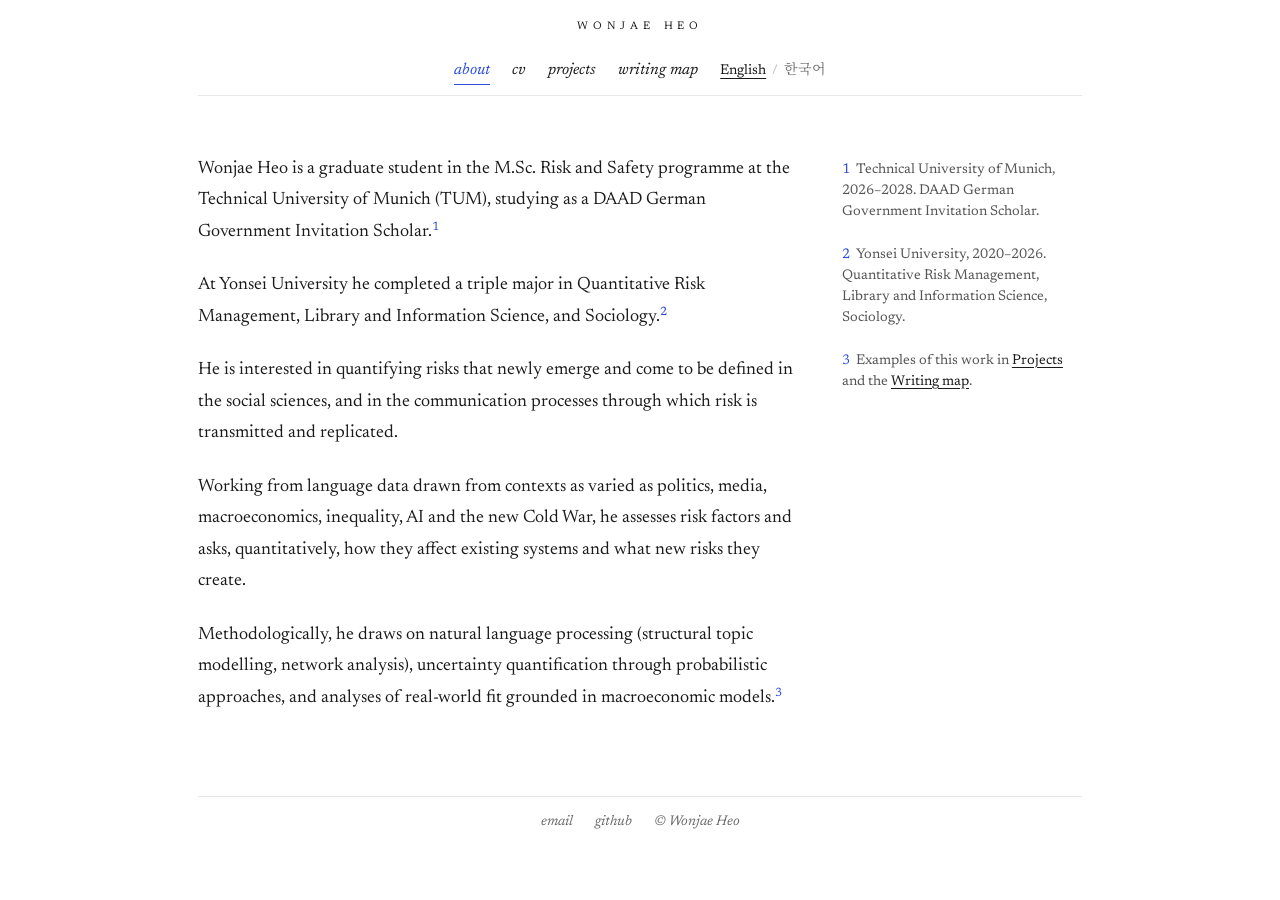
<file: index.html>
<!DOCTYPE html>
<html xmlns="http://www.w3.org/1999/xhtml" lang="en" xml:lang="en"><head>

<meta charset="utf-8">
<meta name="generator" content="quarto-1.10.20">

<meta name="viewport" content="width=device-width, initial-scale=1.0, user-scalable=yes">


<title>Wonjae Heo</title>
<style>
/* Default styles provided by pandoc.
** See https://pandoc.org/MANUAL.html#variables-for-html for config info.
*/
span.smallcaps{font-variant: small-caps;}
div.columns{display: flex; gap: 1.5em;}
div.column{flex: auto;}
@media screen {
div.columns{gap: min(4vw, 1.5em);}
div.column{overflow-x: auto;}
}
div.hanging-indent{margin-left: 1.5em; text-indent: -1.5em;}
ul.task-list{list-style: none;}
ul.task-list li input[type="checkbox"] {
  width: 0.8em;
  margin: 0 0.8em 0.2em -1em; /* quarto-specific, see https://github.com/quarto-dev/quarto-cli/issues/4556 */ 
  vertical-align: middle;
}
</style>


<script src="site_libs/quarto-nav/quarto-nav.js"></script>
<script src="site_libs/clipboard/clipboard.min.js"></script>
<script src="site_libs/quarto-search/autocomplete.umd.js"></script>
<script src="site_libs/quarto-search/fuse.min.js"></script>
<script src="site_libs/quarto-search/quarto-search.js"></script>
<meta name="quarto:offset" content="./">
<script src="site_libs/quarto-html/quarto.js" type="module"></script>
<script src="site_libs/quarto-html/tabsets/tabsets.js" type="module"></script>
<script src="site_libs/quarto-html/popper.min.js"></script>
<script src="site_libs/quarto-html/tippy.umd.min.js"></script>
<link href="site_libs/quarto-html/tippy.css" rel="stylesheet">
<link href="site_libs/quarto-html/quarto-syntax-highlighting-17888a1159294d3eb470f19f6f52f5a5.css" rel="stylesheet" id="quarto-text-highlighting-styles">
<script src="site_libs/bootstrap/bootstrap.min.js"></script>
<link href="site_libs/bootstrap/bootstrap-icons.css" rel="stylesheet">
<link href="site_libs/bootstrap/bootstrap-eaa9f0f1ee71985dfc23c62baaada073.min.css" rel="stylesheet" append-hash="true" id="quarto-bootstrap" data-mode="light">
<script id="quarto-search-options" type="application/json">{
  "location": "sidebar",
  "copy-button": false,
  "collapse-after": 3,
  "panel-placement": "start",
  "type": "textbox",
  "limit": 50,
  "keyboard-shortcut": [
    "f",
    "/",
    "s"
  ],
  "show-item-context": false,
  "language": {
    "search-no-results-text": "No results",
    "search-matching-documents-text": "matching documents",
    "search-copy-link-title": "Copy link to search",
    "search-hide-matches-text": "Hide additional matches",
    "search-more-match-text": "more match in this document",
    "search-more-matches-text": "more matches in this document",
    "search-clear-button-title": "Clear",
    "search-text-placeholder": "",
    "search-detached-cancel-button-title": "Cancel",
    "search-submit-button-title": "Submit",
    "search-label": "Search"
  }
}</script>
<script>
  /* 언어: English 기본. 저장된 선택이 있으면 그것을 쓴다. 화면이 그려지기 전에 정해서 깜빡임을 막는다. */
  (function () {
    var l = 'en';
    try { if (localStorage.getItem('wj-lang') === 'ko') l = 'ko'; } catch (e) {}
    document.documentElement.setAttribute('data-lang', l);
  })();
</script>


<link rel="stylesheet" href="styles.css">
</head>

<body class="fullcontent quarto-light">

<div id="quarto-search-results"></div>
<!-- content -->
<div id="quarto-content" class="quarto-container page-layout-custom">
<!-- sidebar -->
<!-- margin-sidebar -->
<!-- main -->
<header class="mg-header">
  <a class="mg-name" data-href="index.html" href="./index.html">Wonjae Heo</a>
  <nav class="mg-nav" aria-label="Main">
    <div class="mg-links">
      <a data-href="index.html" href="./index.html"><span class="en">about</span><span class="ko" lang="ko">소개</span></a>
      <a data-href="cv.html" href="./cv.html"><span class="en">cv</span><span class="ko" lang="ko">이력</span></a>
      <a data-href="projects.html" data-section="projects" href="./projects.html"><span class="en">projects</span><span class="ko" lang="ko">프로젝트</span></a>
      <a data-href="writing-map.html" href="./writing-map.html"><span class="en">writing map</span><span class="ko" lang="ko">글 지도</span></a>
    </div>
    <div class="mg-lang" role="group" aria-label="Language">
      <button type="button" data-l="en" aria-pressed="true">English</button>
      <span aria-hidden="true">/</span>
      <button type="button" data-l="ko" aria-pressed="false" lang="ko">한국어</button>
    </div>
  </nav>
</header>

<header id="title-block-header">
<h1 class="title display-7">About</h1>

</header>


<!-- 구조: 왼쪽 본문(.mg-body) + 오른쪽 여백 주석(.mg-aside).
     .ko / .en 블록은 오른쪽 위 English / 한국어 전환에 따라 한쪽만 보인다.
     본문의 ^1^ ^2^ ^3^ 이 여백 주석 번호와 짝을 이룬다. -->
<div class="mg-wrap">
<div class="mg-body">
<div class="ko" lang="ko">
<p>허원재는 독일 뮌헨공과대학교(TUM) M.Sc in Risk and Safety 석사과정에서 DAAD 독일정부초청장학생 자격으로 공부하고 있는 대학원생이다.<sup>1</sup></p>
<p>연세대학교 학부에서는 계량위험관리, 문헌정보학, 사회학을 삼중전공했다.<sup>2</sup></p>
<p>사회과학에서 새롭게 등장하고 정의되는 위험을 정량화하는 것에 관심이 있으며, 위험이 전이되고 복제되는 커뮤니케이션 과정 전반에 흥미를 가지고 있다.</p>
<p>정치, 미디어, 거시경제, 불평등, AI, 신냉전 등 다양한 맥락에서 도출되는 언어데이터를 바탕으로 위험요소를 평가하고, 이것이 기존의 시스템에 어떤 영향을 미치며 새롭게 창출되는 위험은 무엇이 있는지 정량적으로 접근한다.</p>
<p>방법론적으로는 자연어처리(구조적 토픽 모델링, 네트워크 분석), 확률적 접근을 통한 불확실성 정량화, 거시경제 모델에 기반한 현실적합성 분석에 기댄다.<sup>3</sup></p>
</div>
<div class="en">
<p>Wonjae Heo is a graduate student in the M.Sc. Risk and Safety programme at the Technical University of Munich (TUM), studying as a DAAD German Government Invitation Scholar.<sup>1</sup></p>
<p>At Yonsei University he completed a triple major in Quantitative Risk Management, Library and Information Science, and Sociology.<sup>2</sup></p>
<p>He is interested in quantifying risks that newly emerge and come to be defined in the social sciences, and in the communication processes through which risk is transmitted and replicated.</p>
<p>Working from language data drawn from contexts as varied as politics, media, macroeconomics, inequality, AI and the new Cold War, he assesses risk factors and asks, quantitatively, how they affect existing systems and what new risks they create.</p>
<p>Methodologically, he draws on natural language processing (structural topic modelling, network analysis), uncertainty quantification through probabilistic approaches, and analyses of real-world fit grounded in macroeconomic models.<sup>3</sup></p>
</div>
</div>
<div class="mg-aside">
<div class="ko" lang="ko">
<p><span class="n">1</span>뮌헨공과대학교, 2026–2028. DAAD 독일정부초청장학생.</p>
<p><span class="n">2</span>연세대학교, 2020–2026. 계량위험관리·문헌정보학·사회학.</p>
<p><span class="n">3</span>작업 예시는 <a href="./projects.html">프로젝트</a>와 <a href="./writing-map.html">글 지도</a>에.</p>
</div>
<div class="en">
<p><span class="n">1</span>Technical University of Munich, 2026–2028. DAAD German Government Invitation Scholar.</p>
<p><span class="n">2</span>Yonsei University, 2020–2026. Quantitative Risk Management, Library and Information Science, Sociology.</p>
<p><span class="n">3</span>Examples of this work in <a href="./projects.html">Projects</a> and the <a href="./writing-map.html">Writing map</a>.</p>
</div>
</div>
</div>




<footer class="mg-footer">
  <a href="mailto:hushpond@gmail.com">email</a>
  <a href="https://github.com/hushpond">github</a>
  <span>© Wonjae Heo</span>
</footer>
<script>
(function () {
  /* 1) 하위 폴더 페이지에서도 메뉴 링크가 맞도록 Quarto가 넣어 주는 경로 오프셋을 붙인다 */
  var m = document.querySelector('meta[name="quarto:offset"]');
  var off = m ? m.getAttribute('content') : './';
  document.querySelectorAll('.mg-header a[data-href]').forEach(function (a) {
    a.setAttribute('href', off + a.getAttribute('data-href'));
  });
  /* 2) 현재 페이지 메뉴 표시 */
  var norm = function (p) { return p.replace(/\/$/, '/index.html'); };
  var here = norm(location.pathname);
  document.querySelectorAll('.mg-links a').forEach(function (a) {
    var target = norm(new URL(a.getAttribute('href'), location.href).pathname);
    var inSection = a.dataset.section && here.indexOf('/' + a.dataset.section + '/') !== -1;
    if (target === here || inSection) a.setAttribute('aria-current', 'page');
  });
  /* 3) 스크롤하면 이름은 올라가고 메뉴 줄만 위에 남도록, 실제 높이를 재서 고정 위치를 맞춘다 */
  var hdr = document.querySelector('.mg-header'), nav = document.querySelector('.mg-nav');
  function pin() { if (hdr && nav) hdr.style.top = (-(nav.offsetTop - hdr.offsetTop) + 0) + 'px'; }
  pin(); window.addEventListener('resize', pin);
  if (document.fonts && document.fonts.ready) document.fonts.ready.then(pin);
  /* 4) 사이트 전체 언어 전환 */
  var root = document.documentElement;
  function setLang(l) {
    root.setAttribute('data-lang', l);
    root.setAttribute('lang', l);
    try { localStorage.setItem('wj-lang', l); } catch (e) {}
    document.querySelectorAll('.mg-lang button').forEach(function (b) {
      b.setAttribute('aria-pressed', String(b.dataset.l === l));
    });
    document.dispatchEvent(new CustomEvent('wj-lang', { detail: l }));
  }
  document.querySelectorAll('.mg-lang button').forEach(function (b) {
    b.addEventListener('click', function () { setLang(b.dataset.l); });
  });
  setLang(root.getAttribute('data-lang') || 'en');
})();
</script>
<script id="quarto-html-after-body" type="application/javascript">
  window.document.addEventListener("DOMContentLoaded", function (event) {
    const isCodeAnnotation = (el) => {
      for (const clz of el.classList) {
        if (clz.startsWith('code-annotation-')) {                     
          return true;
        }
      }
      return false;
    }
    const onCopySuccess = function(e) {
      // button target
      const button = e.trigger;
      // don't keep focus
      button.blur();
      // flash "checked"
      button.classList.add('code-copy-button-checked');
      var currentTitle = button.getAttribute("title");
      button.setAttribute("title", "Copied!");
      let tooltip;
      if (window.bootstrap) {
        button.setAttribute("data-bs-toggle", "tooltip");
        button.setAttribute("data-bs-placement", "left");
        button.setAttribute("data-bs-title", "Copied!");
        tooltip = new bootstrap.Tooltip(button, 
          { trigger: "manual", 
            customClass: "code-copy-button-tooltip",
            offset: [0, -8]});
        tooltip.show();    
      }
      setTimeout(function() {
        if (tooltip) {
          tooltip.hide();
          button.removeAttribute("data-bs-title");
          button.removeAttribute("data-bs-toggle");
          button.removeAttribute("data-bs-placement");
        }
        button.setAttribute("title", currentTitle);
        button.classList.remove('code-copy-button-checked');
      }, 1000);
      // clear code selection
      e.clearSelection();
    }
    const getTextToCopy = function(trigger) {
      const outerScaffold = trigger.parentElement.cloneNode(true);
      const codeEl = outerScaffold.querySelector('code');
      for (const childEl of codeEl.children) {
        if (isCodeAnnotation(childEl)) {
          childEl.remove();
        }
      }
      return codeEl.innerText;
    }
    const clipboard = new window.ClipboardJS('.code-copy-button:not([data-in-quarto-modal])', {
      text: getTextToCopy
    });
    clipboard.on('success', onCopySuccess);
    if (window.document.getElementById('quarto-embedded-source-code-modal')) {
      const clipboardModal = new window.ClipboardJS('.code-copy-button[data-in-quarto-modal]', {
        text: getTextToCopy,
        container: window.document.getElementById('quarto-embedded-source-code-modal')
      });
      clipboardModal.on('success', onCopySuccess);
    }
      var localhostRegex = new RegExp(/^(?:http|https):\/\/localhost\:?[0-9]*\//);
      var mailtoRegex = new RegExp(/^mailto:/);
        var filterRegex = new RegExp("https:\/\/hushpond\.github\.io");
      var isInternal = (href) => {
          return filterRegex.test(href) || localhostRegex.test(href) || mailtoRegex.test(href);
      }
      // Inspect non-navigation links and adorn them if external
     var links = window.document.querySelectorAll('a[href]:not(.nav-link):not(.navbar-brand):not(.toc-action):not(.sidebar-link):not(.sidebar-item-toggle):not(.pagination-link):not(.no-external):not([aria-hidden]):not(.dropdown-item):not(.quarto-navigation-tool):not(.about-link)');
      for (var i=0; i<links.length; i++) {
        const link = links[i];
        if (!isInternal(link.href)) {
          // undo the damage that might have been done by quarto-nav.js in the case of
          // links that we want to consider external
          if (link.dataset.originalHref !== undefined) {
            link.href = link.dataset.originalHref;
          }
            // target, if specified
            link.setAttribute("target", "_blank");
            if (link.getAttribute("rel") === null) {
              link.setAttribute("rel", "noopener");
            }
        }
      }
    function tippyHover(el, contentFn, onTriggerFn, onUntriggerFn) {
      const config = {
        allowHTML: true,
        maxWidth: 500,
        delay: 100,
        arrow: false,
        appendTo: function(el) {
            return el.parentElement;
        },
        interactive: true,
        interactiveBorder: 10,
        theme: 'quarto',
        placement: 'bottom-start',
      };
      if (contentFn) {
        config.content = contentFn;
      }
      if (onTriggerFn) {
        config.onTrigger = onTriggerFn;
      }
      if (onUntriggerFn) {
        config.onUntrigger = onUntriggerFn;
      }
      window.tippy(el, config); 
    }
    const noterefs = window.document.querySelectorAll('a[role="doc-noteref"]');
    for (var i=0; i<noterefs.length; i++) {
      const ref = noterefs[i];
      tippyHover(ref, function() {
        // use id or data attribute instead here
        let href = ref.getAttribute('data-footnote-href') || ref.getAttribute('href');
        try { href = new URL(href).hash; } catch {}
        const id = href.replace(/^#\/?/, "");
        const note = window.document.getElementById(id);
        if (note) {
          return note.innerHTML;
        } else {
          return "";
        }
      });
    }
    const xrefs = window.document.querySelectorAll('a.quarto-xref');
    const processXRef = (id, note) => {
      // Strip column container classes
      const stripColumnClz = (el) => {
        el.classList.remove("page-full", "page-columns");
        if (el.children) {
          for (const child of el.children) {
            stripColumnClz(child);
          }
        }
      }
      stripColumnClz(note)
      if (id === null || id.startsWith('sec-')) {
        // Special case sections, only their first couple elements
        const container = document.createElement("div");
        if (note.children && note.children.length > 2) {
          container.appendChild(note.children[0].cloneNode(true));
          for (let i = 1; i < note.children.length; i++) {
            const child = note.children[i];
            if (child.tagName === "P" && child.innerText === "") {
              continue;
            } else {
              container.appendChild(child.cloneNode(true));
              break;
            }
          }
          if (window.Quarto?.typesetMath) {
            window.Quarto.typesetMath(container);
          }
          return container.innerHTML
        } else {
          if (window.Quarto?.typesetMath) {
            window.Quarto.typesetMath(note);
          }
          return note.innerHTML;
        }
      } else {
        // Remove any anchor links if they are present
        const anchorLink = note.querySelector('a.anchorjs-link');
        if (anchorLink) {
          anchorLink.remove();
        }
        if (window.Quarto?.typesetMath) {
          window.Quarto.typesetMath(note);
        }
        if (note.classList.contains("callout")) {
          return note.outerHTML;
        } else {
          return note.innerHTML;
        }
      }
    }
    for (var i=0; i<xrefs.length; i++) {
      const xref = xrefs[i];
      tippyHover(xref, undefined, function(instance) {
        instance.disable();
        let url = xref.getAttribute('href');
        let hash = undefined; 
        if (url.startsWith('#')) {
          hash = url;
        } else {
          try { hash = new URL(url).hash; } catch {}
        }
        if (hash) {
          const id = hash.replace(/^#\/?/, "");
          const note = window.document.getElementById(id);
          if (note !== null) {
            try {
              const html = processXRef(id, note.cloneNode(true));
              instance.setContent(html);
            } finally {
              instance.enable();
              instance.show();
            }
          } else {
            // See if we can fetch this
            fetch(url.split('#')[0])
            .then(res => res.text())
            .then(html => {
              const parser = new DOMParser();
              const htmlDoc = parser.parseFromString(html, "text/html");
              const note = htmlDoc.getElementById(id);
              if (note !== null) {
                const html = processXRef(id, note);
                instance.setContent(html);
              } 
            }).finally(() => {
              instance.enable();
              instance.show();
            });
          }
        } else {
          // See if we can fetch a full url (with no hash to target)
          // This is a special case and we should probably do some content thinning / targeting
          fetch(url)
          .then(res => res.text())
          .then(html => {
            const parser = new DOMParser();
            const htmlDoc = parser.parseFromString(html, "text/html");
            const note = htmlDoc.querySelector('main.content');
            if (note !== null) {
              // This should only happen for chapter cross references
              // (since there is no id in the URL)
              // remove the first header
              if (note.children.length > 0 && note.children[0].tagName === "HEADER") {
                note.children[0].remove();
              }
              const html = processXRef(null, note);
              instance.setContent(html);
            } 
          }).finally(() => {
            instance.enable();
            instance.show();
          });
        }
      }, function(instance) {
      });
    }
        let selectedAnnoteEl;
        const selectorForAnnotation = ( cell, annotation) => {
          let cellAttr = 'data-code-cell="' + cell + '"';
          let lineAttr = 'data-code-annotation="' +  annotation + '"';
          const selector = 'span[' + cellAttr + '][' + lineAttr + ']';
          return selector;
        }
        const selectCodeLines = (annoteEl) => {
          const doc = window.document;
          const targetCell = annoteEl.getAttribute("data-target-cell");
          const targetAnnotation = annoteEl.getAttribute("data-target-annotation");
          const annoteSpan = window.document.querySelector(selectorForAnnotation(targetCell, targetAnnotation));
          const lines = annoteSpan.getAttribute("data-code-lines").split(",");
          const lineIds = lines.map((line) => {
            return targetCell + "-" + line;
          })
          let top = null;
          let height = null;
          let parent = null;
          if (lineIds.length > 0) {
              //compute the position of the single el (top and bottom and make a div)
              const el = window.document.getElementById(lineIds[0]);
              top = el.offsetTop;
              height = el.offsetHeight;
              parent = el.parentElement.parentElement;
            if (lineIds.length > 1) {
              const lastEl = window.document.getElementById(lineIds[lineIds.length - 1]);
              const bottom = lastEl.offsetTop + lastEl.offsetHeight;
              height = bottom - top;
            }
            if (top !== null && height !== null && parent !== null) {
              // cook up a div (if necessary) and position it 
              let div = window.document.getElementById("code-annotation-line-highlight");
              if (div === null) {
                div = window.document.createElement("div");
                div.setAttribute("id", "code-annotation-line-highlight");
                div.style.position = 'absolute';
                parent.appendChild(div);
              }
              div.style.top = top - 2 + "px";
              div.style.height = height + 4 + "px";
              div.style.left = 0;
              let gutterDiv = window.document.getElementById("code-annotation-line-highlight-gutter");
              if (gutterDiv === null) {
                gutterDiv = window.document.createElement("div");
                gutterDiv.setAttribute("id", "code-annotation-line-highlight-gutter");
                gutterDiv.style.position = 'absolute';
                const codeCell = window.document.getElementById(targetCell);
                const gutter = codeCell.querySelector('.code-annotation-gutter');
                gutter.appendChild(gutterDiv);
              }
              gutterDiv.style.top = top - 2 + "px";
              gutterDiv.style.height = height + 4 + "px";
            }
            selectedAnnoteEl = annoteEl;
          }
        };
        const unselectCodeLines = () => {
          const elementsIds = ["code-annotation-line-highlight", "code-annotation-line-highlight-gutter"];
          elementsIds.forEach((elId) => {
            const div = window.document.getElementById(elId);
            if (div) {
              div.remove();
            }
          });
          selectedAnnoteEl = undefined;
        };
          // Handle positioning of the toggle
      window.addEventListener(
        "resize",
        throttle(() => {
          elRect = undefined;
          if (selectedAnnoteEl) {
            selectCodeLines(selectedAnnoteEl);
          }
        }, 10)
      );
      function throttle(fn, ms) {
      let throttle = false;
      let timer;
        return (...args) => {
          if(!throttle) { // first call gets through
              fn.apply(this, args);
              throttle = true;
          } else { // all the others get throttled
              if(timer) clearTimeout(timer); // cancel #2
              timer = setTimeout(() => {
                fn.apply(this, args);
                timer = throttle = false;
              }, ms);
          }
        };
      }
        // Attach click handler to the DT
        const annoteDls = window.document.querySelectorAll('dt[data-target-cell]');
        for (const annoteDlNode of annoteDls) {
          annoteDlNode.addEventListener('click', (event) => {
            const clickedEl = event.target;
            if (clickedEl !== selectedAnnoteEl) {
              unselectCodeLines();
              const activeEl = window.document.querySelector('dt[data-target-cell].code-annotation-active');
              if (activeEl) {
                activeEl.classList.remove('code-annotation-active');
              }
              selectCodeLines(clickedEl);
              clickedEl.classList.add('code-annotation-active');
            } else {
              // Unselect the line
              unselectCodeLines();
              clickedEl.classList.remove('code-annotation-active');
            }
          });
        }
    const findCites = (el) => {
      const parentEl = el.parentElement;
      if (parentEl) {
        const cites = parentEl.dataset.cites;
        if (cites) {
          return {
            el,
            cites: cites.split(' ')
          };
        } else {
          return findCites(el.parentElement)
        }
      } else {
        return undefined;
      }
    };
    var bibliorefs = window.document.querySelectorAll('a[role="doc-biblioref"]');
    for (var i=0; i<bibliorefs.length; i++) {
      const ref = bibliorefs[i];
      const citeInfo = findCites(ref);
      if (citeInfo) {
        tippyHover(citeInfo.el, function() {
          var popup = window.document.createElement('div');
          citeInfo.cites.forEach(function(cite) {
            var citeDiv = window.document.createElement('div');
            citeDiv.classList.add('hanging-indent');
            citeDiv.classList.add('csl-entry');
            var biblioDiv = window.document.getElementById('ref-' + cite);
            if (biblioDiv) {
              citeDiv.innerHTML = biblioDiv.innerHTML;
            }
            popup.appendChild(citeDiv);
          });
          return popup.innerHTML;
        });
      }
    }
  });
  </script>
</div> <!-- /content -->




</body></html>
</file>
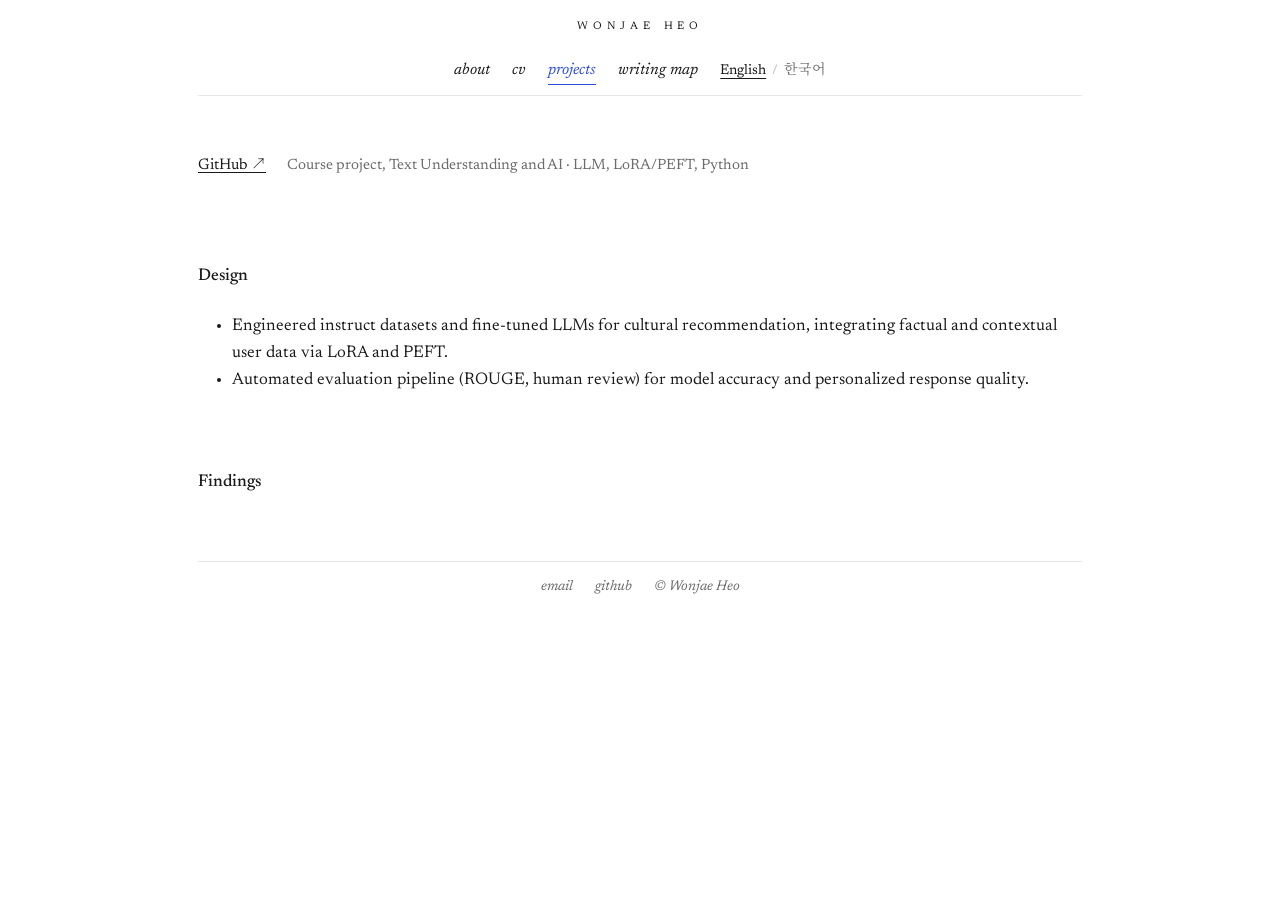
<file: projects/cevm-llm-finetuning/index.html>
<!DOCTYPE html>
<html xmlns="http://www.w3.org/1999/xhtml" lang="en" xml:lang="en"><head>

<meta charset="utf-8">
<meta name="generator" content="quarto-1.10.20">

<meta name="viewport" content="width=device-width, initial-scale=1.0, user-scalable=yes">

<meta name="description" content="Instruct datasets and LoRA/PEFT fine-tuning for cultural event recommendation, integrating factual and contextual user data, with an automated evaluation pipeline.">

<title>Personalized Cultural Event Retrieval with Fine-Tuned LLMs – Wonjae Heo</title>
<style>
/* Default styles provided by pandoc.
** See https://pandoc.org/MANUAL.html#variables-for-html for config info.
*/
span.smallcaps{font-variant: small-caps;}
div.columns{display: flex; gap: 1.5em;}
div.column{flex: auto;}
@media screen {
div.columns{gap: min(4vw, 1.5em);}
div.column{overflow-x: auto;}
}
div.hanging-indent{margin-left: 1.5em; text-indent: -1.5em;}
ul.task-list{list-style: none;}
ul.task-list li input[type="checkbox"] {
  width: 0.8em;
  margin: 0 0.8em 0.2em -1em; /* quarto-specific, see https://github.com/quarto-dev/quarto-cli/issues/4556 */ 
  vertical-align: middle;
}
</style>


<script src="../../site_libs/quarto-nav/quarto-nav.js"></script>
<script src="../../site_libs/clipboard/clipboard.min.js"></script>
<script src="../../site_libs/quarto-search/autocomplete.umd.js"></script>
<script src="../../site_libs/quarto-search/fuse.min.js"></script>
<script src="../../site_libs/quarto-search/quarto-search.js"></script>
<meta name="quarto:offset" content="../../">
<script src="../../site_libs/quarto-html/quarto.js" type="module"></script>
<script src="../../site_libs/quarto-html/tabsets/tabsets.js" type="module"></script>
<script src="../../site_libs/quarto-html/popper.min.js"></script>
<script src="../../site_libs/quarto-html/tippy.umd.min.js"></script>
<link href="../../site_libs/quarto-html/tippy.css" rel="stylesheet">
<link href="../../site_libs/quarto-html/quarto-syntax-highlighting-17888a1159294d3eb470f19f6f52f5a5.css" rel="stylesheet" id="quarto-text-highlighting-styles">
<script src="../../site_libs/bootstrap/bootstrap.min.js"></script>
<link href="../../site_libs/bootstrap/bootstrap-icons.css" rel="stylesheet">
<link href="../../site_libs/bootstrap/bootstrap-eaa9f0f1ee71985dfc23c62baaada073.min.css" rel="stylesheet" append-hash="true" id="quarto-bootstrap" data-mode="light">
<script id="quarto-search-options" type="application/json">{
  "location": "sidebar",
  "copy-button": false,
  "collapse-after": 3,
  "panel-placement": "start",
  "type": "textbox",
  "limit": 50,
  "keyboard-shortcut": [
    "f",
    "/",
    "s"
  ],
  "show-item-context": false,
  "language": {
    "search-no-results-text": "No results",
    "search-matching-documents-text": "matching documents",
    "search-copy-link-title": "Copy link to search",
    "search-hide-matches-text": "Hide additional matches",
    "search-more-match-text": "more match in this document",
    "search-more-matches-text": "more matches in this document",
    "search-clear-button-title": "Clear",
    "search-text-placeholder": "",
    "search-detached-cancel-button-title": "Cancel",
    "search-submit-button-title": "Submit",
    "search-label": "Search"
  }
}</script>
<script>
  /* 언어: English 기본. 저장된 선택이 있으면 그것을 쓴다. 화면이 그려지기 전에 정해서 깜빡임을 막는다. */
  (function () {
    var l = 'en';
    try { if (localStorage.getItem('wj-lang') === 'ko') l = 'ko'; } catch (e) {}
    document.documentElement.setAttribute('data-lang', l);
  })();
</script>


<link rel="stylesheet" href="../../styles.css">
</head>

<body class="fullcontent quarto-light">

<div id="quarto-search-results"></div>
<!-- content -->
<div id="quarto-content" class="quarto-container page-layout-custom">
<!-- sidebar -->
<!-- margin-sidebar -->
<!-- main -->
<header class="mg-header">
  <a class="mg-name" data-href="index.html" href="../../index.html">Wonjae Heo</a>
  <nav class="mg-nav" aria-label="Main">
    <div class="mg-links">
      <a data-href="index.html" href="../../index.html"><span class="en">about</span><span class="ko" lang="ko">소개</span></a>
      <a data-href="cv.html" href="../../cv.html"><span class="en">cv</span><span class="ko" lang="ko">이력</span></a>
      <a data-href="projects.html" data-section="projects" href="../../projects.html"><span class="en">projects</span><span class="ko" lang="ko">프로젝트</span></a>
      <a data-href="writing-map.html" href="../../writing-map.html"><span class="en">writing map</span><span class="ko" lang="ko">글 지도</span></a>
    </div>
    <div class="mg-lang" role="group" aria-label="Language">
      <button type="button" data-l="en" aria-pressed="true">English</button>
      <span aria-hidden="true">/</span>
      <button type="button" data-l="ko" aria-pressed="false" lang="ko">한국어</button>
    </div>
  </nav>
</header>

<header id="title-block-header">
<h1 class="title display-7">Personalized Cultural Event Retrieval with Fine-Tuned LLMs</h1>

</header>


<div class="proj-header-links">
<p><a href="https://github.com/hushpond/CEVM_CultureEventVendingMachine">GitHub ↗</a> <span class="meta">Course project, Text Understanding and AI · LLM, LoRA/PEFT, Python</span></p>
</div>
<section id="design" class="level2">
<h2 data-anchor-id="design">Design</h2>
<ul>
<li>Engineered instruct datasets and fine-tuned LLMs for cultural recommendation, integrating factual and contextual user data via LoRA and PEFT.</li>
<li>Automated evaluation pipeline (ROUGE, human review) for model accuracy and personalized response quality.</li>
</ul>
</section>
<section id="findings" class="level2">
<h2 data-anchor-id="findings">Findings</h2>
<!-- TODO -->


</section>


<footer class="mg-footer">
  <a href="mailto:hushpond@gmail.com">email</a>
  <a href="https://github.com/hushpond">github</a>
  <span>© Wonjae Heo</span>
</footer>
<script>
(function () {
  /* 1) 하위 폴더 페이지에서도 메뉴 링크가 맞도록 Quarto가 넣어 주는 경로 오프셋을 붙인다 */
  var m = document.querySelector('meta[name="quarto:offset"]');
  var off = m ? m.getAttribute('content') : './';
  document.querySelectorAll('.mg-header a[data-href]').forEach(function (a) {
    a.setAttribute('href', off + a.getAttribute('data-href'));
  });
  /* 2) 현재 페이지 메뉴 표시 */
  var norm = function (p) { return p.replace(/\/$/, '/index.html'); };
  var here = norm(location.pathname);
  document.querySelectorAll('.mg-links a').forEach(function (a) {
    var target = norm(new URL(a.getAttribute('href'), location.href).pathname);
    var inSection = a.dataset.section && here.indexOf('/' + a.dataset.section + '/') !== -1;
    if (target === here || inSection) a.setAttribute('aria-current', 'page');
  });
  /* 3) 스크롤하면 이름은 올라가고 메뉴 줄만 위에 남도록, 실제 높이를 재서 고정 위치를 맞춘다 */
  var hdr = document.querySelector('.mg-header'), nav = document.querySelector('.mg-nav');
  function pin() { if (hdr && nav) hdr.style.top = (-(nav.offsetTop - hdr.offsetTop) + 0) + 'px'; }
  pin(); window.addEventListener('resize', pin);
  if (document.fonts && document.fonts.ready) document.fonts.ready.then(pin);
  /* 4) 사이트 전체 언어 전환 */
  var root = document.documentElement;
  function setLang(l) {
    root.setAttribute('data-lang', l);
    root.setAttribute('lang', l);
    try { localStorage.setItem('wj-lang', l); } catch (e) {}
    document.querySelectorAll('.mg-lang button').forEach(function (b) {
      b.setAttribute('aria-pressed', String(b.dataset.l === l));
    });
    document.dispatchEvent(new CustomEvent('wj-lang', { detail: l }));
  }
  document.querySelectorAll('.mg-lang button').forEach(function (b) {
    b.addEventListener('click', function () { setLang(b.dataset.l); });
  });
  setLang(root.getAttribute('data-lang') || 'en');
})();
</script>
<script id="quarto-html-after-body" type="application/javascript">
  window.document.addEventListener("DOMContentLoaded", function (event) {
    const isCodeAnnotation = (el) => {
      for (const clz of el.classList) {
        if (clz.startsWith('code-annotation-')) {                     
          return true;
        }
      }
      return false;
    }
    const onCopySuccess = function(e) {
      // button target
      const button = e.trigger;
      // don't keep focus
      button.blur();
      // flash "checked"
      button.classList.add('code-copy-button-checked');
      var currentTitle = button.getAttribute("title");
      button.setAttribute("title", "Copied!");
      let tooltip;
      if (window.bootstrap) {
        button.setAttribute("data-bs-toggle", "tooltip");
        button.setAttribute("data-bs-placement", "left");
        button.setAttribute("data-bs-title", "Copied!");
        tooltip = new bootstrap.Tooltip(button, 
          { trigger: "manual", 
            customClass: "code-copy-button-tooltip",
            offset: [0, -8]});
        tooltip.show();    
      }
      setTimeout(function() {
        if (tooltip) {
          tooltip.hide();
          button.removeAttribute("data-bs-title");
          button.removeAttribute("data-bs-toggle");
          button.removeAttribute("data-bs-placement");
        }
        button.setAttribute("title", currentTitle);
        button.classList.remove('code-copy-button-checked');
      }, 1000);
      // clear code selection
      e.clearSelection();
    }
    const getTextToCopy = function(trigger) {
      const outerScaffold = trigger.parentElement.cloneNode(true);
      const codeEl = outerScaffold.querySelector('code');
      for (const childEl of codeEl.children) {
        if (isCodeAnnotation(childEl)) {
          childEl.remove();
        }
      }
      return codeEl.innerText;
    }
    const clipboard = new window.ClipboardJS('.code-copy-button:not([data-in-quarto-modal])', {
      text: getTextToCopy
    });
    clipboard.on('success', onCopySuccess);
    if (window.document.getElementById('quarto-embedded-source-code-modal')) {
      const clipboardModal = new window.ClipboardJS('.code-copy-button[data-in-quarto-modal]', {
        text: getTextToCopy,
        container: window.document.getElementById('quarto-embedded-source-code-modal')
      });
      clipboardModal.on('success', onCopySuccess);
    }
      var localhostRegex = new RegExp(/^(?:http|https):\/\/localhost\:?[0-9]*\//);
      var mailtoRegex = new RegExp(/^mailto:/);
        var filterRegex = new RegExp("https:\/\/hushpond\.github\.io");
      var isInternal = (href) => {
          return filterRegex.test(href) || localhostRegex.test(href) || mailtoRegex.test(href);
      }
      // Inspect non-navigation links and adorn them if external
     var links = window.document.querySelectorAll('a[href]:not(.nav-link):not(.navbar-brand):not(.toc-action):not(.sidebar-link):not(.sidebar-item-toggle):not(.pagination-link):not(.no-external):not([aria-hidden]):not(.dropdown-item):not(.quarto-navigation-tool):not(.about-link)');
      for (var i=0; i<links.length; i++) {
        const link = links[i];
        if (!isInternal(link.href)) {
          // undo the damage that might have been done by quarto-nav.js in the case of
          // links that we want to consider external
          if (link.dataset.originalHref !== undefined) {
            link.href = link.dataset.originalHref;
          }
            // target, if specified
            link.setAttribute("target", "_blank");
            if (link.getAttribute("rel") === null) {
              link.setAttribute("rel", "noopener");
            }
        }
      }
    function tippyHover(el, contentFn, onTriggerFn, onUntriggerFn) {
      const config = {
        allowHTML: true,
        maxWidth: 500,
        delay: 100,
        arrow: false,
        appendTo: function(el) {
            return el.parentElement;
        },
        interactive: true,
        interactiveBorder: 10,
        theme: 'quarto',
        placement: 'bottom-start',
      };
      if (contentFn) {
        config.content = contentFn;
      }
      if (onTriggerFn) {
        config.onTrigger = onTriggerFn;
      }
      if (onUntriggerFn) {
        config.onUntrigger = onUntriggerFn;
      }
      window.tippy(el, config); 
    }
    const noterefs = window.document.querySelectorAll('a[role="doc-noteref"]');
    for (var i=0; i<noterefs.length; i++) {
      const ref = noterefs[i];
      tippyHover(ref, function() {
        // use id or data attribute instead here
        let href = ref.getAttribute('data-footnote-href') || ref.getAttribute('href');
        try { href = new URL(href).hash; } catch {}
        const id = href.replace(/^#\/?/, "");
        const note = window.document.getElementById(id);
        if (note) {
          return note.innerHTML;
        } else {
          return "";
        }
      });
    }
    const xrefs = window.document.querySelectorAll('a.quarto-xref');
    const processXRef = (id, note) => {
      // Strip column container classes
      const stripColumnClz = (el) => {
        el.classList.remove("page-full", "page-columns");
        if (el.children) {
          for (const child of el.children) {
            stripColumnClz(child);
          }
        }
      }
      stripColumnClz(note)
      if (id === null || id.startsWith('sec-')) {
        // Special case sections, only their first couple elements
        const container = document.createElement("div");
        if (note.children && note.children.length > 2) {
          container.appendChild(note.children[0].cloneNode(true));
          for (let i = 1; i < note.children.length; i++) {
            const child = note.children[i];
            if (child.tagName === "P" && child.innerText === "") {
              continue;
            } else {
              container.appendChild(child.cloneNode(true));
              break;
            }
          }
          if (window.Quarto?.typesetMath) {
            window.Quarto.typesetMath(container);
          }
          return container.innerHTML
        } else {
          if (window.Quarto?.typesetMath) {
            window.Quarto.typesetMath(note);
          }
          return note.innerHTML;
        }
      } else {
        // Remove any anchor links if they are present
        const anchorLink = note.querySelector('a.anchorjs-link');
        if (anchorLink) {
          anchorLink.remove();
        }
        if (window.Quarto?.typesetMath) {
          window.Quarto.typesetMath(note);
        }
        if (note.classList.contains("callout")) {
          return note.outerHTML;
        } else {
          return note.innerHTML;
        }
      }
    }
    for (var i=0; i<xrefs.length; i++) {
      const xref = xrefs[i];
      tippyHover(xref, undefined, function(instance) {
        instance.disable();
        let url = xref.getAttribute('href');
        let hash = undefined; 
        if (url.startsWith('#')) {
          hash = url;
        } else {
          try { hash = new URL(url).hash; } catch {}
        }
        if (hash) {
          const id = hash.replace(/^#\/?/, "");
          const note = window.document.getElementById(id);
          if (note !== null) {
            try {
              const html = processXRef(id, note.cloneNode(true));
              instance.setContent(html);
            } finally {
              instance.enable();
              instance.show();
            }
          } else {
            // See if we can fetch this
            fetch(url.split('#')[0])
            .then(res => res.text())
            .then(html => {
              const parser = new DOMParser();
              const htmlDoc = parser.parseFromString(html, "text/html");
              const note = htmlDoc.getElementById(id);
              if (note !== null) {
                const html = processXRef(id, note);
                instance.setContent(html);
              } 
            }).finally(() => {
              instance.enable();
              instance.show();
            });
          }
        } else {
          // See if we can fetch a full url (with no hash to target)
          // This is a special case and we should probably do some content thinning / targeting
          fetch(url)
          .then(res => res.text())
          .then(html => {
            const parser = new DOMParser();
            const htmlDoc = parser.parseFromString(html, "text/html");
            const note = htmlDoc.querySelector('main.content');
            if (note !== null) {
              // This should only happen for chapter cross references
              // (since there is no id in the URL)
              // remove the first header
              if (note.children.length > 0 && note.children[0].tagName === "HEADER") {
                note.children[0].remove();
              }
              const html = processXRef(null, note);
              instance.setContent(html);
            } 
          }).finally(() => {
            instance.enable();
            instance.show();
          });
        }
      }, function(instance) {
      });
    }
        let selectedAnnoteEl;
        const selectorForAnnotation = ( cell, annotation) => {
          let cellAttr = 'data-code-cell="' + cell + '"';
          let lineAttr = 'data-code-annotation="' +  annotation + '"';
          const selector = 'span[' + cellAttr + '][' + lineAttr + ']';
          return selector;
        }
        const selectCodeLines = (annoteEl) => {
          const doc = window.document;
          const targetCell = annoteEl.getAttribute("data-target-cell");
          const targetAnnotation = annoteEl.getAttribute("data-target-annotation");
          const annoteSpan = window.document.querySelector(selectorForAnnotation(targetCell, targetAnnotation));
          const lines = annoteSpan.getAttribute("data-code-lines").split(",");
          const lineIds = lines.map((line) => {
            return targetCell + "-" + line;
          })
          let top = null;
          let height = null;
          let parent = null;
          if (lineIds.length > 0) {
              //compute the position of the single el (top and bottom and make a div)
              const el = window.document.getElementById(lineIds[0]);
              top = el.offsetTop;
              height = el.offsetHeight;
              parent = el.parentElement.parentElement;
            if (lineIds.length > 1) {
              const lastEl = window.document.getElementById(lineIds[lineIds.length - 1]);
              const bottom = lastEl.offsetTop + lastEl.offsetHeight;
              height = bottom - top;
            }
            if (top !== null && height !== null && parent !== null) {
              // cook up a div (if necessary) and position it 
              let div = window.document.getElementById("code-annotation-line-highlight");
              if (div === null) {
                div = window.document.createElement("div");
                div.setAttribute("id", "code-annotation-line-highlight");
                div.style.position = 'absolute';
                parent.appendChild(div);
              }
              div.style.top = top - 2 + "px";
              div.style.height = height + 4 + "px";
              div.style.left = 0;
              let gutterDiv = window.document.getElementById("code-annotation-line-highlight-gutter");
              if (gutterDiv === null) {
                gutterDiv = window.document.createElement("div");
                gutterDiv.setAttribute("id", "code-annotation-line-highlight-gutter");
                gutterDiv.style.position = 'absolute';
                const codeCell = window.document.getElementById(targetCell);
                const gutter = codeCell.querySelector('.code-annotation-gutter');
                gutter.appendChild(gutterDiv);
              }
              gutterDiv.style.top = top - 2 + "px";
              gutterDiv.style.height = height + 4 + "px";
            }
            selectedAnnoteEl = annoteEl;
          }
        };
        const unselectCodeLines = () => {
          const elementsIds = ["code-annotation-line-highlight", "code-annotation-line-highlight-gutter"];
          elementsIds.forEach((elId) => {
            const div = window.document.getElementById(elId);
            if (div) {
              div.remove();
            }
          });
          selectedAnnoteEl = undefined;
        };
          // Handle positioning of the toggle
      window.addEventListener(
        "resize",
        throttle(() => {
          elRect = undefined;
          if (selectedAnnoteEl) {
            selectCodeLines(selectedAnnoteEl);
          }
        }, 10)
      );
      function throttle(fn, ms) {
      let throttle = false;
      let timer;
        return (...args) => {
          if(!throttle) { // first call gets through
              fn.apply(this, args);
              throttle = true;
          } else { // all the others get throttled
              if(timer) clearTimeout(timer); // cancel #2
              timer = setTimeout(() => {
                fn.apply(this, args);
                timer = throttle = false;
              }, ms);
          }
        };
      }
        // Attach click handler to the DT
        const annoteDls = window.document.querySelectorAll('dt[data-target-cell]');
        for (const annoteDlNode of annoteDls) {
          annoteDlNode.addEventListener('click', (event) => {
            const clickedEl = event.target;
            if (clickedEl !== selectedAnnoteEl) {
              unselectCodeLines();
              const activeEl = window.document.querySelector('dt[data-target-cell].code-annotation-active');
              if (activeEl) {
                activeEl.classList.remove('code-annotation-active');
              }
              selectCodeLines(clickedEl);
              clickedEl.classList.add('code-annotation-active');
            } else {
              // Unselect the line
              unselectCodeLines();
              clickedEl.classList.remove('code-annotation-active');
            }
          });
        }
    const findCites = (el) => {
      const parentEl = el.parentElement;
      if (parentEl) {
        const cites = parentEl.dataset.cites;
        if (cites) {
          return {
            el,
            cites: cites.split(' ')
          };
        } else {
          return findCites(el.parentElement)
        }
      } else {
        return undefined;
      }
    };
    var bibliorefs = window.document.querySelectorAll('a[role="doc-biblioref"]');
    for (var i=0; i<bibliorefs.length; i++) {
      const ref = bibliorefs[i];
      const citeInfo = findCites(ref);
      if (citeInfo) {
        tippyHover(citeInfo.el, function() {
          var popup = window.document.createElement('div');
          citeInfo.cites.forEach(function(cite) {
            var citeDiv = window.document.createElement('div');
            citeDiv.classList.add('hanging-indent');
            citeDiv.classList.add('csl-entry');
            var biblioDiv = window.document.getElementById('ref-' + cite);
            if (biblioDiv) {
              citeDiv.innerHTML = biblioDiv.innerHTML;
            }
            popup.appendChild(citeDiv);
          });
          return popup.innerHTML;
        });
      }
    }
  });
  </script>
</div> <!-- /content -->




</body></html>
</file>
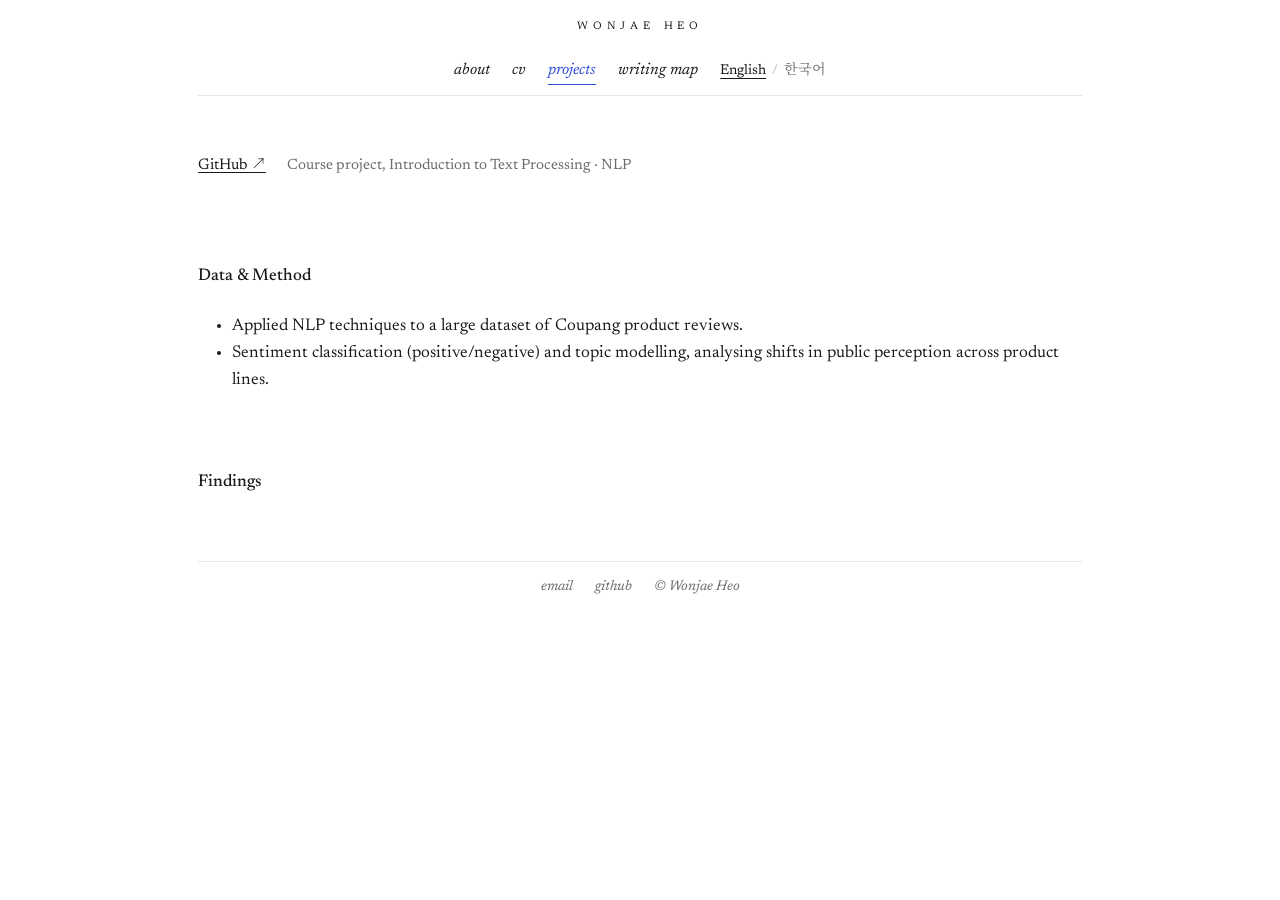
<file: projects/coupang-reviews-nlp/index.html>
<!DOCTYPE html>
<html xmlns="http://www.w3.org/1999/xhtml" lang="en" xml:lang="en"><head>

<meta charset="utf-8">
<meta name="generator" content="quarto-1.10.20">

<meta name="viewport" content="width=device-width, initial-scale=1.0, user-scalable=yes">

<meta name="description" content="Sentiment analysis and topic modelling on a large dataset of Coupang product reviews, tracing shifts in public perception across product lines.">

<title>E-commerce Review Sentiment Analysis – Wonjae Heo</title>
<style>
/* Default styles provided by pandoc.
** See https://pandoc.org/MANUAL.html#variables-for-html for config info.
*/
span.smallcaps{font-variant: small-caps;}
div.columns{display: flex; gap: 1.5em;}
div.column{flex: auto;}
@media screen {
div.columns{gap: min(4vw, 1.5em);}
div.column{overflow-x: auto;}
}
div.hanging-indent{margin-left: 1.5em; text-indent: -1.5em;}
ul.task-list{list-style: none;}
ul.task-list li input[type="checkbox"] {
  width: 0.8em;
  margin: 0 0.8em 0.2em -1em; /* quarto-specific, see https://github.com/quarto-dev/quarto-cli/issues/4556 */ 
  vertical-align: middle;
}
</style>


<script src="../../site_libs/quarto-nav/quarto-nav.js"></script>
<script src="../../site_libs/clipboard/clipboard.min.js"></script>
<script src="../../site_libs/quarto-search/autocomplete.umd.js"></script>
<script src="../../site_libs/quarto-search/fuse.min.js"></script>
<script src="../../site_libs/quarto-search/quarto-search.js"></script>
<meta name="quarto:offset" content="../../">
<script src="../../site_libs/quarto-html/quarto.js" type="module"></script>
<script src="../../site_libs/quarto-html/tabsets/tabsets.js" type="module"></script>
<script src="../../site_libs/quarto-html/popper.min.js"></script>
<script src="../../site_libs/quarto-html/tippy.umd.min.js"></script>
<link href="../../site_libs/quarto-html/tippy.css" rel="stylesheet">
<link href="../../site_libs/quarto-html/quarto-syntax-highlighting-17888a1159294d3eb470f19f6f52f5a5.css" rel="stylesheet" id="quarto-text-highlighting-styles">
<script src="../../site_libs/bootstrap/bootstrap.min.js"></script>
<link href="../../site_libs/bootstrap/bootstrap-icons.css" rel="stylesheet">
<link href="../../site_libs/bootstrap/bootstrap-eaa9f0f1ee71985dfc23c62baaada073.min.css" rel="stylesheet" append-hash="true" id="quarto-bootstrap" data-mode="light">
<script id="quarto-search-options" type="application/json">{
  "location": "sidebar",
  "copy-button": false,
  "collapse-after": 3,
  "panel-placement": "start",
  "type": "textbox",
  "limit": 50,
  "keyboard-shortcut": [
    "f",
    "/",
    "s"
  ],
  "show-item-context": false,
  "language": {
    "search-no-results-text": "No results",
    "search-matching-documents-text": "matching documents",
    "search-copy-link-title": "Copy link to search",
    "search-hide-matches-text": "Hide additional matches",
    "search-more-match-text": "more match in this document",
    "search-more-matches-text": "more matches in this document",
    "search-clear-button-title": "Clear",
    "search-text-placeholder": "",
    "search-detached-cancel-button-title": "Cancel",
    "search-submit-button-title": "Submit",
    "search-label": "Search"
  }
}</script>
<script>
  /* 언어: English 기본. 저장된 선택이 있으면 그것을 쓴다. 화면이 그려지기 전에 정해서 깜빡임을 막는다. */
  (function () {
    var l = 'en';
    try { if (localStorage.getItem('wj-lang') === 'ko') l = 'ko'; } catch (e) {}
    document.documentElement.setAttribute('data-lang', l);
  })();
</script>


<link rel="stylesheet" href="../../styles.css">
</head>

<body class="fullcontent quarto-light">

<div id="quarto-search-results"></div>
<!-- content -->
<div id="quarto-content" class="quarto-container page-layout-custom">
<!-- sidebar -->
<!-- margin-sidebar -->
<!-- main -->
<header class="mg-header">
  <a class="mg-name" data-href="index.html" href="../../index.html">Wonjae Heo</a>
  <nav class="mg-nav" aria-label="Main">
    <div class="mg-links">
      <a data-href="index.html" href="../../index.html"><span class="en">about</span><span class="ko" lang="ko">소개</span></a>
      <a data-href="cv.html" href="../../cv.html"><span class="en">cv</span><span class="ko" lang="ko">이력</span></a>
      <a data-href="projects.html" data-section="projects" href="../../projects.html"><span class="en">projects</span><span class="ko" lang="ko">프로젝트</span></a>
      <a data-href="writing-map.html" href="../../writing-map.html"><span class="en">writing map</span><span class="ko" lang="ko">글 지도</span></a>
    </div>
    <div class="mg-lang" role="group" aria-label="Language">
      <button type="button" data-l="en" aria-pressed="true">English</button>
      <span aria-hidden="true">/</span>
      <button type="button" data-l="ko" aria-pressed="false" lang="ko">한국어</button>
    </div>
  </nav>
</header>

<header id="title-block-header">
<h1 class="title display-7">E-commerce Review Sentiment Analysis</h1>

</header>


<div class="proj-header-links">
<p><a href="https://github.com/hushpond/cpng-reviews-nlp">GitHub ↗</a> <span class="meta">Course project, Introduction to Text Processing · NLP</span></p>
</div>
<section id="data-method" class="level2">
<h2 data-anchor-id="data-method">Data &amp; Method</h2>
<ul>
<li>Applied NLP techniques to a large dataset of Coupang product reviews.</li>
<li>Sentiment classification (positive/negative) and topic modelling, analysing shifts in public perception across product lines.</li>
</ul>
</section>
<section id="findings" class="level2">
<h2 data-anchor-id="findings">Findings</h2>
<!-- TODO -->


</section>


<footer class="mg-footer">
  <a href="mailto:hushpond@gmail.com">email</a>
  <a href="https://github.com/hushpond">github</a>
  <span>© Wonjae Heo</span>
</footer>
<script>
(function () {
  /* 1) 하위 폴더 페이지에서도 메뉴 링크가 맞도록 Quarto가 넣어 주는 경로 오프셋을 붙인다 */
  var m = document.querySelector('meta[name="quarto:offset"]');
  var off = m ? m.getAttribute('content') : './';
  document.querySelectorAll('.mg-header a[data-href]').forEach(function (a) {
    a.setAttribute('href', off + a.getAttribute('data-href'));
  });
  /* 2) 현재 페이지 메뉴 표시 */
  var norm = function (p) { return p.replace(/\/$/, '/index.html'); };
  var here = norm(location.pathname);
  document.querySelectorAll('.mg-links a').forEach(function (a) {
    var target = norm(new URL(a.getAttribute('href'), location.href).pathname);
    var inSection = a.dataset.section && here.indexOf('/' + a.dataset.section + '/') !== -1;
    if (target === here || inSection) a.setAttribute('aria-current', 'page');
  });
  /* 3) 스크롤하면 이름은 올라가고 메뉴 줄만 위에 남도록, 실제 높이를 재서 고정 위치를 맞춘다 */
  var hdr = document.querySelector('.mg-header'), nav = document.querySelector('.mg-nav');
  function pin() { if (hdr && nav) hdr.style.top = (-(nav.offsetTop - hdr.offsetTop) + 0) + 'px'; }
  pin(); window.addEventListener('resize', pin);
  if (document.fonts && document.fonts.ready) document.fonts.ready.then(pin);
  /* 4) 사이트 전체 언어 전환 */
  var root = document.documentElement;
  function setLang(l) {
    root.setAttribute('data-lang', l);
    root.setAttribute('lang', l);
    try { localStorage.setItem('wj-lang', l); } catch (e) {}
    document.querySelectorAll('.mg-lang button').forEach(function (b) {
      b.setAttribute('aria-pressed', String(b.dataset.l === l));
    });
    document.dispatchEvent(new CustomEvent('wj-lang', { detail: l }));
  }
  document.querySelectorAll('.mg-lang button').forEach(function (b) {
    b.addEventListener('click', function () { setLang(b.dataset.l); });
  });
  setLang(root.getAttribute('data-lang') || 'en');
})();
</script>
<script id="quarto-html-after-body" type="application/javascript">
  window.document.addEventListener("DOMContentLoaded", function (event) {
    const isCodeAnnotation = (el) => {
      for (const clz of el.classList) {
        if (clz.startsWith('code-annotation-')) {                     
          return true;
        }
      }
      return false;
    }
    const onCopySuccess = function(e) {
      // button target
      const button = e.trigger;
      // don't keep focus
      button.blur();
      // flash "checked"
      button.classList.add('code-copy-button-checked');
      var currentTitle = button.getAttribute("title");
      button.setAttribute("title", "Copied!");
      let tooltip;
      if (window.bootstrap) {
        button.setAttribute("data-bs-toggle", "tooltip");
        button.setAttribute("data-bs-placement", "left");
        button.setAttribute("data-bs-title", "Copied!");
        tooltip = new bootstrap.Tooltip(button, 
          { trigger: "manual", 
            customClass: "code-copy-button-tooltip",
            offset: [0, -8]});
        tooltip.show();    
      }
      setTimeout(function() {
        if (tooltip) {
          tooltip.hide();
          button.removeAttribute("data-bs-title");
          button.removeAttribute("data-bs-toggle");
          button.removeAttribute("data-bs-placement");
        }
        button.setAttribute("title", currentTitle);
        button.classList.remove('code-copy-button-checked');
      }, 1000);
      // clear code selection
      e.clearSelection();
    }
    const getTextToCopy = function(trigger) {
      const outerScaffold = trigger.parentElement.cloneNode(true);
      const codeEl = outerScaffold.querySelector('code');
      for (const childEl of codeEl.children) {
        if (isCodeAnnotation(childEl)) {
          childEl.remove();
        }
      }
      return codeEl.innerText;
    }
    const clipboard = new window.ClipboardJS('.code-copy-button:not([data-in-quarto-modal])', {
      text: getTextToCopy
    });
    clipboard.on('success', onCopySuccess);
    if (window.document.getElementById('quarto-embedded-source-code-modal')) {
      const clipboardModal = new window.ClipboardJS('.code-copy-button[data-in-quarto-modal]', {
        text: getTextToCopy,
        container: window.document.getElementById('quarto-embedded-source-code-modal')
      });
      clipboardModal.on('success', onCopySuccess);
    }
      var localhostRegex = new RegExp(/^(?:http|https):\/\/localhost\:?[0-9]*\//);
      var mailtoRegex = new RegExp(/^mailto:/);
        var filterRegex = new RegExp("https:\/\/hushpond\.github\.io");
      var isInternal = (href) => {
          return filterRegex.test(href) || localhostRegex.test(href) || mailtoRegex.test(href);
      }
      // Inspect non-navigation links and adorn them if external
     var links = window.document.querySelectorAll('a[href]:not(.nav-link):not(.navbar-brand):not(.toc-action):not(.sidebar-link):not(.sidebar-item-toggle):not(.pagination-link):not(.no-external):not([aria-hidden]):not(.dropdown-item):not(.quarto-navigation-tool):not(.about-link)');
      for (var i=0; i<links.length; i++) {
        const link = links[i];
        if (!isInternal(link.href)) {
          // undo the damage that might have been done by quarto-nav.js in the case of
          // links that we want to consider external
          if (link.dataset.originalHref !== undefined) {
            link.href = link.dataset.originalHref;
          }
            // target, if specified
            link.setAttribute("target", "_blank");
            if (link.getAttribute("rel") === null) {
              link.setAttribute("rel", "noopener");
            }
        }
      }
    function tippyHover(el, contentFn, onTriggerFn, onUntriggerFn) {
      const config = {
        allowHTML: true,
        maxWidth: 500,
        delay: 100,
        arrow: false,
        appendTo: function(el) {
            return el.parentElement;
        },
        interactive: true,
        interactiveBorder: 10,
        theme: 'quarto',
        placement: 'bottom-start',
      };
      if (contentFn) {
        config.content = contentFn;
      }
      if (onTriggerFn) {
        config.onTrigger = onTriggerFn;
      }
      if (onUntriggerFn) {
        config.onUntrigger = onUntriggerFn;
      }
      window.tippy(el, config); 
    }
    const noterefs = window.document.querySelectorAll('a[role="doc-noteref"]');
    for (var i=0; i<noterefs.length; i++) {
      const ref = noterefs[i];
      tippyHover(ref, function() {
        // use id or data attribute instead here
        let href = ref.getAttribute('data-footnote-href') || ref.getAttribute('href');
        try { href = new URL(href).hash; } catch {}
        const id = href.replace(/^#\/?/, "");
        const note = window.document.getElementById(id);
        if (note) {
          return note.innerHTML;
        } else {
          return "";
        }
      });
    }
    const xrefs = window.document.querySelectorAll('a.quarto-xref');
    const processXRef = (id, note) => {
      // Strip column container classes
      const stripColumnClz = (el) => {
        el.classList.remove("page-full", "page-columns");
        if (el.children) {
          for (const child of el.children) {
            stripColumnClz(child);
          }
        }
      }
      stripColumnClz(note)
      if (id === null || id.startsWith('sec-')) {
        // Special case sections, only their first couple elements
        const container = document.createElement("div");
        if (note.children && note.children.length > 2) {
          container.appendChild(note.children[0].cloneNode(true));
          for (let i = 1; i < note.children.length; i++) {
            const child = note.children[i];
            if (child.tagName === "P" && child.innerText === "") {
              continue;
            } else {
              container.appendChild(child.cloneNode(true));
              break;
            }
          }
          if (window.Quarto?.typesetMath) {
            window.Quarto.typesetMath(container);
          }
          return container.innerHTML
        } else {
          if (window.Quarto?.typesetMath) {
            window.Quarto.typesetMath(note);
          }
          return note.innerHTML;
        }
      } else {
        // Remove any anchor links if they are present
        const anchorLink = note.querySelector('a.anchorjs-link');
        if (anchorLink) {
          anchorLink.remove();
        }
        if (window.Quarto?.typesetMath) {
          window.Quarto.typesetMath(note);
        }
        if (note.classList.contains("callout")) {
          return note.outerHTML;
        } else {
          return note.innerHTML;
        }
      }
    }
    for (var i=0; i<xrefs.length; i++) {
      const xref = xrefs[i];
      tippyHover(xref, undefined, function(instance) {
        instance.disable();
        let url = xref.getAttribute('href');
        let hash = undefined; 
        if (url.startsWith('#')) {
          hash = url;
        } else {
          try { hash = new URL(url).hash; } catch {}
        }
        if (hash) {
          const id = hash.replace(/^#\/?/, "");
          const note = window.document.getElementById(id);
          if (note !== null) {
            try {
              const html = processXRef(id, note.cloneNode(true));
              instance.setContent(html);
            } finally {
              instance.enable();
              instance.show();
            }
          } else {
            // See if we can fetch this
            fetch(url.split('#')[0])
            .then(res => res.text())
            .then(html => {
              const parser = new DOMParser();
              const htmlDoc = parser.parseFromString(html, "text/html");
              const note = htmlDoc.getElementById(id);
              if (note !== null) {
                const html = processXRef(id, note);
                instance.setContent(html);
              } 
            }).finally(() => {
              instance.enable();
              instance.show();
            });
          }
        } else {
          // See if we can fetch a full url (with no hash to target)
          // This is a special case and we should probably do some content thinning / targeting
          fetch(url)
          .then(res => res.text())
          .then(html => {
            const parser = new DOMParser();
            const htmlDoc = parser.parseFromString(html, "text/html");
            const note = htmlDoc.querySelector('main.content');
            if (note !== null) {
              // This should only happen for chapter cross references
              // (since there is no id in the URL)
              // remove the first header
              if (note.children.length > 0 && note.children[0].tagName === "HEADER") {
                note.children[0].remove();
              }
              const html = processXRef(null, note);
              instance.setContent(html);
            } 
          }).finally(() => {
            instance.enable();
            instance.show();
          });
        }
      }, function(instance) {
      });
    }
        let selectedAnnoteEl;
        const selectorForAnnotation = ( cell, annotation) => {
          let cellAttr = 'data-code-cell="' + cell + '"';
          let lineAttr = 'data-code-annotation="' +  annotation + '"';
          const selector = 'span[' + cellAttr + '][' + lineAttr + ']';
          return selector;
        }
        const selectCodeLines = (annoteEl) => {
          const doc = window.document;
          const targetCell = annoteEl.getAttribute("data-target-cell");
          const targetAnnotation = annoteEl.getAttribute("data-target-annotation");
          const annoteSpan = window.document.querySelector(selectorForAnnotation(targetCell, targetAnnotation));
          const lines = annoteSpan.getAttribute("data-code-lines").split(",");
          const lineIds = lines.map((line) => {
            return targetCell + "-" + line;
          })
          let top = null;
          let height = null;
          let parent = null;
          if (lineIds.length > 0) {
              //compute the position of the single el (top and bottom and make a div)
              const el = window.document.getElementById(lineIds[0]);
              top = el.offsetTop;
              height = el.offsetHeight;
              parent = el.parentElement.parentElement;
            if (lineIds.length > 1) {
              const lastEl = window.document.getElementById(lineIds[lineIds.length - 1]);
              const bottom = lastEl.offsetTop + lastEl.offsetHeight;
              height = bottom - top;
            }
            if (top !== null && height !== null && parent !== null) {
              // cook up a div (if necessary) and position it 
              let div = window.document.getElementById("code-annotation-line-highlight");
              if (div === null) {
                div = window.document.createElement("div");
                div.setAttribute("id", "code-annotation-line-highlight");
                div.style.position = 'absolute';
                parent.appendChild(div);
              }
              div.style.top = top - 2 + "px";
              div.style.height = height + 4 + "px";
              div.style.left = 0;
              let gutterDiv = window.document.getElementById("code-annotation-line-highlight-gutter");
              if (gutterDiv === null) {
                gutterDiv = window.document.createElement("div");
                gutterDiv.setAttribute("id", "code-annotation-line-highlight-gutter");
                gutterDiv.style.position = 'absolute';
                const codeCell = window.document.getElementById(targetCell);
                const gutter = codeCell.querySelector('.code-annotation-gutter');
                gutter.appendChild(gutterDiv);
              }
              gutterDiv.style.top = top - 2 + "px";
              gutterDiv.style.height = height + 4 + "px";
            }
            selectedAnnoteEl = annoteEl;
          }
        };
        const unselectCodeLines = () => {
          const elementsIds = ["code-annotation-line-highlight", "code-annotation-line-highlight-gutter"];
          elementsIds.forEach((elId) => {
            const div = window.document.getElementById(elId);
            if (div) {
              div.remove();
            }
          });
          selectedAnnoteEl = undefined;
        };
          // Handle positioning of the toggle
      window.addEventListener(
        "resize",
        throttle(() => {
          elRect = undefined;
          if (selectedAnnoteEl) {
            selectCodeLines(selectedAnnoteEl);
          }
        }, 10)
      );
      function throttle(fn, ms) {
      let throttle = false;
      let timer;
        return (...args) => {
          if(!throttle) { // first call gets through
              fn.apply(this, args);
              throttle = true;
          } else { // all the others get throttled
              if(timer) clearTimeout(timer); // cancel #2
              timer = setTimeout(() => {
                fn.apply(this, args);
                timer = throttle = false;
              }, ms);
          }
        };
      }
        // Attach click handler to the DT
        const annoteDls = window.document.querySelectorAll('dt[data-target-cell]');
        for (const annoteDlNode of annoteDls) {
          annoteDlNode.addEventListener('click', (event) => {
            const clickedEl = event.target;
            if (clickedEl !== selectedAnnoteEl) {
              unselectCodeLines();
              const activeEl = window.document.querySelector('dt[data-target-cell].code-annotation-active');
              if (activeEl) {
                activeEl.classList.remove('code-annotation-active');
              }
              selectCodeLines(clickedEl);
              clickedEl.classList.add('code-annotation-active');
            } else {
              // Unselect the line
              unselectCodeLines();
              clickedEl.classList.remove('code-annotation-active');
            }
          });
        }
    const findCites = (el) => {
      const parentEl = el.parentElement;
      if (parentEl) {
        const cites = parentEl.dataset.cites;
        if (cites) {
          return {
            el,
            cites: cites.split(' ')
          };
        } else {
          return findCites(el.parentElement)
        }
      } else {
        return undefined;
      }
    };
    var bibliorefs = window.document.querySelectorAll('a[role="doc-biblioref"]');
    for (var i=0; i<bibliorefs.length; i++) {
      const ref = bibliorefs[i];
      const citeInfo = findCites(ref);
      if (citeInfo) {
        tippyHover(citeInfo.el, function() {
          var popup = window.document.createElement('div');
          citeInfo.cites.forEach(function(cite) {
            var citeDiv = window.document.createElement('div');
            citeDiv.classList.add('hanging-indent');
            citeDiv.classList.add('csl-entry');
            var biblioDiv = window.document.getElementById('ref-' + cite);
            if (biblioDiv) {
              citeDiv.innerHTML = biblioDiv.innerHTML;
            }
            popup.appendChild(citeDiv);
          });
          return popup.innerHTML;
        });
      }
    }
  });
  </script>
</div> <!-- /content -->




</body></html>
</file>
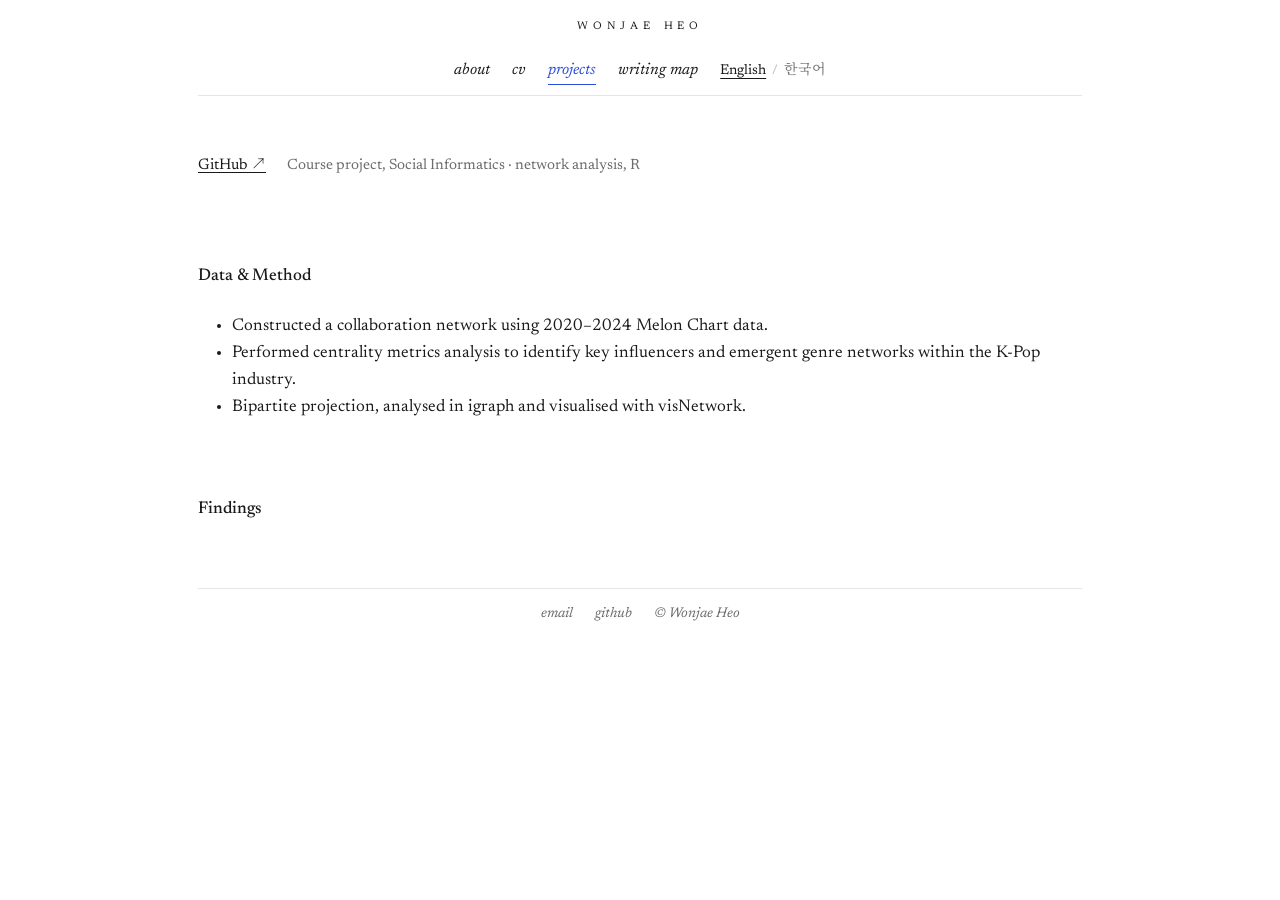
<file: projects/kpop-network/index.html>
<!DOCTYPE html>
<html xmlns="http://www.w3.org/1999/xhtml" lang="en" xml:lang="en"><head>

<meta charset="utf-8">
<meta name="generator" content="quarto-1.10.20">

<meta name="viewport" content="width=device-width, initial-scale=1.0, user-scalable=yes">

<meta name="description" content="A collaboration network built from 2020–2024 Melon Chart data; centrality analysis to identify key influencers and emergent genre networks in the K-Pop industry.">

<title>K-Pop Musician Collaboration Network – Wonjae Heo</title>
<style>
/* Default styles provided by pandoc.
** See https://pandoc.org/MANUAL.html#variables-for-html for config info.
*/
span.smallcaps{font-variant: small-caps;}
div.columns{display: flex; gap: 1.5em;}
div.column{flex: auto;}
@media screen {
div.columns{gap: min(4vw, 1.5em);}
div.column{overflow-x: auto;}
}
div.hanging-indent{margin-left: 1.5em; text-indent: -1.5em;}
ul.task-list{list-style: none;}
ul.task-list li input[type="checkbox"] {
  width: 0.8em;
  margin: 0 0.8em 0.2em -1em; /* quarto-specific, see https://github.com/quarto-dev/quarto-cli/issues/4556 */ 
  vertical-align: middle;
}
</style>


<script src="../../site_libs/quarto-nav/quarto-nav.js"></script>
<script src="../../site_libs/clipboard/clipboard.min.js"></script>
<script src="../../site_libs/quarto-search/autocomplete.umd.js"></script>
<script src="../../site_libs/quarto-search/fuse.min.js"></script>
<script src="../../site_libs/quarto-search/quarto-search.js"></script>
<meta name="quarto:offset" content="../../">
<script src="../../site_libs/quarto-html/quarto.js" type="module"></script>
<script src="../../site_libs/quarto-html/tabsets/tabsets.js" type="module"></script>
<script src="../../site_libs/quarto-html/popper.min.js"></script>
<script src="../../site_libs/quarto-html/tippy.umd.min.js"></script>
<link href="../../site_libs/quarto-html/tippy.css" rel="stylesheet">
<link href="../../site_libs/quarto-html/quarto-syntax-highlighting-17888a1159294d3eb470f19f6f52f5a5.css" rel="stylesheet" id="quarto-text-highlighting-styles">
<script src="../../site_libs/bootstrap/bootstrap.min.js"></script>
<link href="../../site_libs/bootstrap/bootstrap-icons.css" rel="stylesheet">
<link href="../../site_libs/bootstrap/bootstrap-eaa9f0f1ee71985dfc23c62baaada073.min.css" rel="stylesheet" append-hash="true" id="quarto-bootstrap" data-mode="light">
<script id="quarto-search-options" type="application/json">{
  "location": "sidebar",
  "copy-button": false,
  "collapse-after": 3,
  "panel-placement": "start",
  "type": "textbox",
  "limit": 50,
  "keyboard-shortcut": [
    "f",
    "/",
    "s"
  ],
  "show-item-context": false,
  "language": {
    "search-no-results-text": "No results",
    "search-matching-documents-text": "matching documents",
    "search-copy-link-title": "Copy link to search",
    "search-hide-matches-text": "Hide additional matches",
    "search-more-match-text": "more match in this document",
    "search-more-matches-text": "more matches in this document",
    "search-clear-button-title": "Clear",
    "search-text-placeholder": "",
    "search-detached-cancel-button-title": "Cancel",
    "search-submit-button-title": "Submit",
    "search-label": "Search"
  }
}</script>
<script>
  /* 언어: English 기본. 저장된 선택이 있으면 그것을 쓴다. 화면이 그려지기 전에 정해서 깜빡임을 막는다. */
  (function () {
    var l = 'en';
    try { if (localStorage.getItem('wj-lang') === 'ko') l = 'ko'; } catch (e) {}
    document.documentElement.setAttribute('data-lang', l);
  })();
</script>


<link rel="stylesheet" href="../../styles.css">
</head>

<body class="fullcontent quarto-light">

<div id="quarto-search-results"></div>
<!-- content -->
<div id="quarto-content" class="quarto-container page-layout-custom">
<!-- sidebar -->
<!-- margin-sidebar -->
<!-- main -->
<header class="mg-header">
  <a class="mg-name" data-href="index.html" href="../../index.html">Wonjae Heo</a>
  <nav class="mg-nav" aria-label="Main">
    <div class="mg-links">
      <a data-href="index.html" href="../../index.html"><span class="en">about</span><span class="ko" lang="ko">소개</span></a>
      <a data-href="cv.html" href="../../cv.html"><span class="en">cv</span><span class="ko" lang="ko">이력</span></a>
      <a data-href="projects.html" data-section="projects" href="../../projects.html"><span class="en">projects</span><span class="ko" lang="ko">프로젝트</span></a>
      <a data-href="writing-map.html" href="../../writing-map.html"><span class="en">writing map</span><span class="ko" lang="ko">글 지도</span></a>
    </div>
    <div class="mg-lang" role="group" aria-label="Language">
      <button type="button" data-l="en" aria-pressed="true">English</button>
      <span aria-hidden="true">/</span>
      <button type="button" data-l="ko" aria-pressed="false" lang="ko">한국어</button>
    </div>
  </nav>
</header>

<header id="title-block-header">
<h1 class="title display-7">K-Pop Musician Collaboration Network</h1>

</header>


<div class="proj-header-links">
<p><a href="https://github.com/hushpond/social_informatics">GitHub ↗</a> <span class="meta">Course project, Social Informatics · network analysis, R</span></p>
</div>
<section id="data-method" class="level2">
<h2 data-anchor-id="data-method">Data &amp; Method</h2>
<ul>
<li>Constructed a collaboration network using 2020–2024 Melon Chart data.</li>
<li>Performed centrality metrics analysis to identify key influencers and emergent genre networks within the K-Pop industry.</li>
<li>Bipartite projection, analysed in igraph and visualised with visNetwork.</li>
</ul>
</section>
<section id="findings" class="level2">
<h2 data-anchor-id="findings">Findings</h2>
<!-- TODO -->
<!-- 인터랙티브 그래프: visNetwork 결과를 htmlwidgets::saveWidget(w, "network.html")로
     이 폴더에 저장한 뒤 아래 주석 해제
<iframe src="network.html" width="100%" height="500" style="border:none"></iframe>
-->


</section>


<footer class="mg-footer">
  <a href="mailto:hushpond@gmail.com">email</a>
  <a href="https://github.com/hushpond">github</a>
  <span>© Wonjae Heo</span>
</footer>
<script>
(function () {
  /* 1) 하위 폴더 페이지에서도 메뉴 링크가 맞도록 Quarto가 넣어 주는 경로 오프셋을 붙인다 */
  var m = document.querySelector('meta[name="quarto:offset"]');
  var off = m ? m.getAttribute('content') : './';
  document.querySelectorAll('.mg-header a[data-href]').forEach(function (a) {
    a.setAttribute('href', off + a.getAttribute('data-href'));
  });
  /* 2) 현재 페이지 메뉴 표시 */
  var norm = function (p) { return p.replace(/\/$/, '/index.html'); };
  var here = norm(location.pathname);
  document.querySelectorAll('.mg-links a').forEach(function (a) {
    var target = norm(new URL(a.getAttribute('href'), location.href).pathname);
    var inSection = a.dataset.section && here.indexOf('/' + a.dataset.section + '/') !== -1;
    if (target === here || inSection) a.setAttribute('aria-current', 'page');
  });
  /* 3) 스크롤하면 이름은 올라가고 메뉴 줄만 위에 남도록, 실제 높이를 재서 고정 위치를 맞춘다 */
  var hdr = document.querySelector('.mg-header'), nav = document.querySelector('.mg-nav');
  function pin() { if (hdr && nav) hdr.style.top = (-(nav.offsetTop - hdr.offsetTop) + 0) + 'px'; }
  pin(); window.addEventListener('resize', pin);
  if (document.fonts && document.fonts.ready) document.fonts.ready.then(pin);
  /* 4) 사이트 전체 언어 전환 */
  var root = document.documentElement;
  function setLang(l) {
    root.setAttribute('data-lang', l);
    root.setAttribute('lang', l);
    try { localStorage.setItem('wj-lang', l); } catch (e) {}
    document.querySelectorAll('.mg-lang button').forEach(function (b) {
      b.setAttribute('aria-pressed', String(b.dataset.l === l));
    });
    document.dispatchEvent(new CustomEvent('wj-lang', { detail: l }));
  }
  document.querySelectorAll('.mg-lang button').forEach(function (b) {
    b.addEventListener('click', function () { setLang(b.dataset.l); });
  });
  setLang(root.getAttribute('data-lang') || 'en');
})();
</script>
<script id="quarto-html-after-body" type="application/javascript">
  window.document.addEventListener("DOMContentLoaded", function (event) {
    const isCodeAnnotation = (el) => {
      for (const clz of el.classList) {
        if (clz.startsWith('code-annotation-')) {                     
          return true;
        }
      }
      return false;
    }
    const onCopySuccess = function(e) {
      // button target
      const button = e.trigger;
      // don't keep focus
      button.blur();
      // flash "checked"
      button.classList.add('code-copy-button-checked');
      var currentTitle = button.getAttribute("title");
      button.setAttribute("title", "Copied!");
      let tooltip;
      if (window.bootstrap) {
        button.setAttribute("data-bs-toggle", "tooltip");
        button.setAttribute("data-bs-placement", "left");
        button.setAttribute("data-bs-title", "Copied!");
        tooltip = new bootstrap.Tooltip(button, 
          { trigger: "manual", 
            customClass: "code-copy-button-tooltip",
            offset: [0, -8]});
        tooltip.show();    
      }
      setTimeout(function() {
        if (tooltip) {
          tooltip.hide();
          button.removeAttribute("data-bs-title");
          button.removeAttribute("data-bs-toggle");
          button.removeAttribute("data-bs-placement");
        }
        button.setAttribute("title", currentTitle);
        button.classList.remove('code-copy-button-checked');
      }, 1000);
      // clear code selection
      e.clearSelection();
    }
    const getTextToCopy = function(trigger) {
      const outerScaffold = trigger.parentElement.cloneNode(true);
      const codeEl = outerScaffold.querySelector('code');
      for (const childEl of codeEl.children) {
        if (isCodeAnnotation(childEl)) {
          childEl.remove();
        }
      }
      return codeEl.innerText;
    }
    const clipboard = new window.ClipboardJS('.code-copy-button:not([data-in-quarto-modal])', {
      text: getTextToCopy
    });
    clipboard.on('success', onCopySuccess);
    if (window.document.getElementById('quarto-embedded-source-code-modal')) {
      const clipboardModal = new window.ClipboardJS('.code-copy-button[data-in-quarto-modal]', {
        text: getTextToCopy,
        container: window.document.getElementById('quarto-embedded-source-code-modal')
      });
      clipboardModal.on('success', onCopySuccess);
    }
      var localhostRegex = new RegExp(/^(?:http|https):\/\/localhost\:?[0-9]*\//);
      var mailtoRegex = new RegExp(/^mailto:/);
        var filterRegex = new RegExp("https:\/\/hushpond\.github\.io");
      var isInternal = (href) => {
          return filterRegex.test(href) || localhostRegex.test(href) || mailtoRegex.test(href);
      }
      // Inspect non-navigation links and adorn them if external
     var links = window.document.querySelectorAll('a[href]:not(.nav-link):not(.navbar-brand):not(.toc-action):not(.sidebar-link):not(.sidebar-item-toggle):not(.pagination-link):not(.no-external):not([aria-hidden]):not(.dropdown-item):not(.quarto-navigation-tool):not(.about-link)');
      for (var i=0; i<links.length; i++) {
        const link = links[i];
        if (!isInternal(link.href)) {
          // undo the damage that might have been done by quarto-nav.js in the case of
          // links that we want to consider external
          if (link.dataset.originalHref !== undefined) {
            link.href = link.dataset.originalHref;
          }
            // target, if specified
            link.setAttribute("target", "_blank");
            if (link.getAttribute("rel") === null) {
              link.setAttribute("rel", "noopener");
            }
        }
      }
    function tippyHover(el, contentFn, onTriggerFn, onUntriggerFn) {
      const config = {
        allowHTML: true,
        maxWidth: 500,
        delay: 100,
        arrow: false,
        appendTo: function(el) {
            return el.parentElement;
        },
        interactive: true,
        interactiveBorder: 10,
        theme: 'quarto',
        placement: 'bottom-start',
      };
      if (contentFn) {
        config.content = contentFn;
      }
      if (onTriggerFn) {
        config.onTrigger = onTriggerFn;
      }
      if (onUntriggerFn) {
        config.onUntrigger = onUntriggerFn;
      }
      window.tippy(el, config); 
    }
    const noterefs = window.document.querySelectorAll('a[role="doc-noteref"]');
    for (var i=0; i<noterefs.length; i++) {
      const ref = noterefs[i];
      tippyHover(ref, function() {
        // use id or data attribute instead here
        let href = ref.getAttribute('data-footnote-href') || ref.getAttribute('href');
        try { href = new URL(href).hash; } catch {}
        const id = href.replace(/^#\/?/, "");
        const note = window.document.getElementById(id);
        if (note) {
          return note.innerHTML;
        } else {
          return "";
        }
      });
    }
    const xrefs = window.document.querySelectorAll('a.quarto-xref');
    const processXRef = (id, note) => {
      // Strip column container classes
      const stripColumnClz = (el) => {
        el.classList.remove("page-full", "page-columns");
        if (el.children) {
          for (const child of el.children) {
            stripColumnClz(child);
          }
        }
      }
      stripColumnClz(note)
      if (id === null || id.startsWith('sec-')) {
        // Special case sections, only their first couple elements
        const container = document.createElement("div");
        if (note.children && note.children.length > 2) {
          container.appendChild(note.children[0].cloneNode(true));
          for (let i = 1; i < note.children.length; i++) {
            const child = note.children[i];
            if (child.tagName === "P" && child.innerText === "") {
              continue;
            } else {
              container.appendChild(child.cloneNode(true));
              break;
            }
          }
          if (window.Quarto?.typesetMath) {
            window.Quarto.typesetMath(container);
          }
          return container.innerHTML
        } else {
          if (window.Quarto?.typesetMath) {
            window.Quarto.typesetMath(note);
          }
          return note.innerHTML;
        }
      } else {
        // Remove any anchor links if they are present
        const anchorLink = note.querySelector('a.anchorjs-link');
        if (anchorLink) {
          anchorLink.remove();
        }
        if (window.Quarto?.typesetMath) {
          window.Quarto.typesetMath(note);
        }
        if (note.classList.contains("callout")) {
          return note.outerHTML;
        } else {
          return note.innerHTML;
        }
      }
    }
    for (var i=0; i<xrefs.length; i++) {
      const xref = xrefs[i];
      tippyHover(xref, undefined, function(instance) {
        instance.disable();
        let url = xref.getAttribute('href');
        let hash = undefined; 
        if (url.startsWith('#')) {
          hash = url;
        } else {
          try { hash = new URL(url).hash; } catch {}
        }
        if (hash) {
          const id = hash.replace(/^#\/?/, "");
          const note = window.document.getElementById(id);
          if (note !== null) {
            try {
              const html = processXRef(id, note.cloneNode(true));
              instance.setContent(html);
            } finally {
              instance.enable();
              instance.show();
            }
          } else {
            // See if we can fetch this
            fetch(url.split('#')[0])
            .then(res => res.text())
            .then(html => {
              const parser = new DOMParser();
              const htmlDoc = parser.parseFromString(html, "text/html");
              const note = htmlDoc.getElementById(id);
              if (note !== null) {
                const html = processXRef(id, note);
                instance.setContent(html);
              } 
            }).finally(() => {
              instance.enable();
              instance.show();
            });
          }
        } else {
          // See if we can fetch a full url (with no hash to target)
          // This is a special case and we should probably do some content thinning / targeting
          fetch(url)
          .then(res => res.text())
          .then(html => {
            const parser = new DOMParser();
            const htmlDoc = parser.parseFromString(html, "text/html");
            const note = htmlDoc.querySelector('main.content');
            if (note !== null) {
              // This should only happen for chapter cross references
              // (since there is no id in the URL)
              // remove the first header
              if (note.children.length > 0 && note.children[0].tagName === "HEADER") {
                note.children[0].remove();
              }
              const html = processXRef(null, note);
              instance.setContent(html);
            } 
          }).finally(() => {
            instance.enable();
            instance.show();
          });
        }
      }, function(instance) {
      });
    }
        let selectedAnnoteEl;
        const selectorForAnnotation = ( cell, annotation) => {
          let cellAttr = 'data-code-cell="' + cell + '"';
          let lineAttr = 'data-code-annotation="' +  annotation + '"';
          const selector = 'span[' + cellAttr + '][' + lineAttr + ']';
          return selector;
        }
        const selectCodeLines = (annoteEl) => {
          const doc = window.document;
          const targetCell = annoteEl.getAttribute("data-target-cell");
          const targetAnnotation = annoteEl.getAttribute("data-target-annotation");
          const annoteSpan = window.document.querySelector(selectorForAnnotation(targetCell, targetAnnotation));
          const lines = annoteSpan.getAttribute("data-code-lines").split(",");
          const lineIds = lines.map((line) => {
            return targetCell + "-" + line;
          })
          let top = null;
          let height = null;
          let parent = null;
          if (lineIds.length > 0) {
              //compute the position of the single el (top and bottom and make a div)
              const el = window.document.getElementById(lineIds[0]);
              top = el.offsetTop;
              height = el.offsetHeight;
              parent = el.parentElement.parentElement;
            if (lineIds.length > 1) {
              const lastEl = window.document.getElementById(lineIds[lineIds.length - 1]);
              const bottom = lastEl.offsetTop + lastEl.offsetHeight;
              height = bottom - top;
            }
            if (top !== null && height !== null && parent !== null) {
              // cook up a div (if necessary) and position it 
              let div = window.document.getElementById("code-annotation-line-highlight");
              if (div === null) {
                div = window.document.createElement("div");
                div.setAttribute("id", "code-annotation-line-highlight");
                div.style.position = 'absolute';
                parent.appendChild(div);
              }
              div.style.top = top - 2 + "px";
              div.style.height = height + 4 + "px";
              div.style.left = 0;
              let gutterDiv = window.document.getElementById("code-annotation-line-highlight-gutter");
              if (gutterDiv === null) {
                gutterDiv = window.document.createElement("div");
                gutterDiv.setAttribute("id", "code-annotation-line-highlight-gutter");
                gutterDiv.style.position = 'absolute';
                const codeCell = window.document.getElementById(targetCell);
                const gutter = codeCell.querySelector('.code-annotation-gutter');
                gutter.appendChild(gutterDiv);
              }
              gutterDiv.style.top = top - 2 + "px";
              gutterDiv.style.height = height + 4 + "px";
            }
            selectedAnnoteEl = annoteEl;
          }
        };
        const unselectCodeLines = () => {
          const elementsIds = ["code-annotation-line-highlight", "code-annotation-line-highlight-gutter"];
          elementsIds.forEach((elId) => {
            const div = window.document.getElementById(elId);
            if (div) {
              div.remove();
            }
          });
          selectedAnnoteEl = undefined;
        };
          // Handle positioning of the toggle
      window.addEventListener(
        "resize",
        throttle(() => {
          elRect = undefined;
          if (selectedAnnoteEl) {
            selectCodeLines(selectedAnnoteEl);
          }
        }, 10)
      );
      function throttle(fn, ms) {
      let throttle = false;
      let timer;
        return (...args) => {
          if(!throttle) { // first call gets through
              fn.apply(this, args);
              throttle = true;
          } else { // all the others get throttled
              if(timer) clearTimeout(timer); // cancel #2
              timer = setTimeout(() => {
                fn.apply(this, args);
                timer = throttle = false;
              }, ms);
          }
        };
      }
        // Attach click handler to the DT
        const annoteDls = window.document.querySelectorAll('dt[data-target-cell]');
        for (const annoteDlNode of annoteDls) {
          annoteDlNode.addEventListener('click', (event) => {
            const clickedEl = event.target;
            if (clickedEl !== selectedAnnoteEl) {
              unselectCodeLines();
              const activeEl = window.document.querySelector('dt[data-target-cell].code-annotation-active');
              if (activeEl) {
                activeEl.classList.remove('code-annotation-active');
              }
              selectCodeLines(clickedEl);
              clickedEl.classList.add('code-annotation-active');
            } else {
              // Unselect the line
              unselectCodeLines();
              clickedEl.classList.remove('code-annotation-active');
            }
          });
        }
    const findCites = (el) => {
      const parentEl = el.parentElement;
      if (parentEl) {
        const cites = parentEl.dataset.cites;
        if (cites) {
          return {
            el,
            cites: cites.split(' ')
          };
        } else {
          return findCites(el.parentElement)
        }
      } else {
        return undefined;
      }
    };
    var bibliorefs = window.document.querySelectorAll('a[role="doc-biblioref"]');
    for (var i=0; i<bibliorefs.length; i++) {
      const ref = bibliorefs[i];
      const citeInfo = findCites(ref);
      if (citeInfo) {
        tippyHover(citeInfo.el, function() {
          var popup = window.document.createElement('div');
          citeInfo.cites.forEach(function(cite) {
            var citeDiv = window.document.createElement('div');
            citeDiv.classList.add('hanging-indent');
            citeDiv.classList.add('csl-entry');
            var biblioDiv = window.document.getElementById('ref-' + cite);
            if (biblioDiv) {
              citeDiv.innerHTML = biblioDiv.innerHTML;
            }
            popup.appendChild(citeDiv);
          });
          return popup.innerHTML;
        });
      }
    }
  });
  </script>
</div> <!-- /content -->




</body></html>
</file>
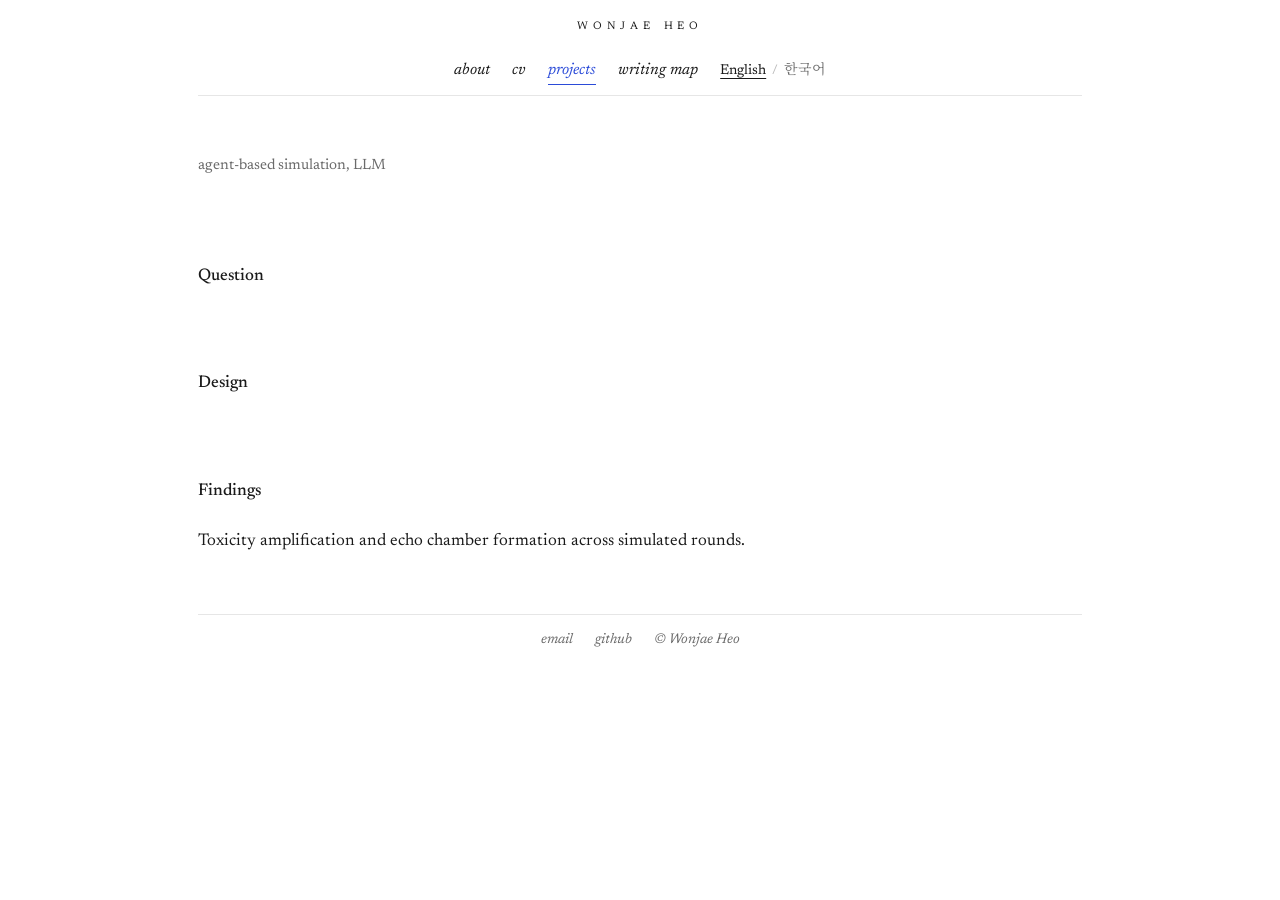
<file: projects/llm-deliberation/index.html>
<!DOCTYPE html>
<html xmlns="http://www.w3.org/1999/xhtml" lang="en" xml:lang="en"><head>

<meta charset="utf-8">
<meta name="generator" content="quarto-1.10.20">

<meta name="viewport" content="width=device-width, initial-scale=1.0, user-scalable=yes">

<meta name="description" content="Simulation study of LLM-driven personas in deliberative discussion, observing toxicity amplification and echo chamber formation.">

<title>LLM Personas in Deliberative Forums – Wonjae Heo</title>
<style>
/* Default styles provided by pandoc.
** See https://pandoc.org/MANUAL.html#variables-for-html for config info.
*/
span.smallcaps{font-variant: small-caps;}
div.columns{display: flex; gap: 1.5em;}
div.column{flex: auto;}
@media screen {
div.columns{gap: min(4vw, 1.5em);}
div.column{overflow-x: auto;}
}
div.hanging-indent{margin-left: 1.5em; text-indent: -1.5em;}
ul.task-list{list-style: none;}
ul.task-list li input[type="checkbox"] {
  width: 0.8em;
  margin: 0 0.8em 0.2em -1em; /* quarto-specific, see https://github.com/quarto-dev/quarto-cli/issues/4556 */ 
  vertical-align: middle;
}
</style>


<script src="../../site_libs/quarto-nav/quarto-nav.js"></script>
<script src="../../site_libs/clipboard/clipboard.min.js"></script>
<script src="../../site_libs/quarto-search/autocomplete.umd.js"></script>
<script src="../../site_libs/quarto-search/fuse.min.js"></script>
<script src="../../site_libs/quarto-search/quarto-search.js"></script>
<meta name="quarto:offset" content="../../">
<script src="../../site_libs/quarto-html/quarto.js" type="module"></script>
<script src="../../site_libs/quarto-html/tabsets/tabsets.js" type="module"></script>
<script src="../../site_libs/quarto-html/popper.min.js"></script>
<script src="../../site_libs/quarto-html/tippy.umd.min.js"></script>
<link href="../../site_libs/quarto-html/tippy.css" rel="stylesheet">
<link href="../../site_libs/quarto-html/quarto-syntax-highlighting-17888a1159294d3eb470f19f6f52f5a5.css" rel="stylesheet" id="quarto-text-highlighting-styles">
<script src="../../site_libs/bootstrap/bootstrap.min.js"></script>
<link href="../../site_libs/bootstrap/bootstrap-icons.css" rel="stylesheet">
<link href="../../site_libs/bootstrap/bootstrap-eaa9f0f1ee71985dfc23c62baaada073.min.css" rel="stylesheet" append-hash="true" id="quarto-bootstrap" data-mode="light">
<script id="quarto-search-options" type="application/json">{
  "location": "sidebar",
  "copy-button": false,
  "collapse-after": 3,
  "panel-placement": "start",
  "type": "textbox",
  "limit": 50,
  "keyboard-shortcut": [
    "f",
    "/",
    "s"
  ],
  "show-item-context": false,
  "language": {
    "search-no-results-text": "No results",
    "search-matching-documents-text": "matching documents",
    "search-copy-link-title": "Copy link to search",
    "search-hide-matches-text": "Hide additional matches",
    "search-more-match-text": "more match in this document",
    "search-more-matches-text": "more matches in this document",
    "search-clear-button-title": "Clear",
    "search-text-placeholder": "",
    "search-detached-cancel-button-title": "Cancel",
    "search-submit-button-title": "Submit",
    "search-label": "Search"
  }
}</script>
<script>
  /* 언어: English 기본. 저장된 선택이 있으면 그것을 쓴다. 화면이 그려지기 전에 정해서 깜빡임을 막는다. */
  (function () {
    var l = 'en';
    try { if (localStorage.getItem('wj-lang') === 'ko') l = 'ko'; } catch (e) {}
    document.documentElement.setAttribute('data-lang', l);
  })();
</script>


<link rel="stylesheet" href="../../styles.css">
</head>

<body class="fullcontent quarto-light">

<div id="quarto-search-results"></div>
<!-- content -->
<div id="quarto-content" class="quarto-container page-layout-custom">
<!-- sidebar -->
<!-- margin-sidebar -->
<!-- main -->
<header class="mg-header">
  <a class="mg-name" data-href="index.html" href="../../index.html">Wonjae Heo</a>
  <nav class="mg-nav" aria-label="Main">
    <div class="mg-links">
      <a data-href="index.html" href="../../index.html"><span class="en">about</span><span class="ko" lang="ko">소개</span></a>
      <a data-href="cv.html" href="../../cv.html"><span class="en">cv</span><span class="ko" lang="ko">이력</span></a>
      <a data-href="projects.html" data-section="projects" href="../../projects.html"><span class="en">projects</span><span class="ko" lang="ko">프로젝트</span></a>
      <a data-href="writing-map.html" href="../../writing-map.html"><span class="en">writing map</span><span class="ko" lang="ko">글 지도</span></a>
    </div>
    <div class="mg-lang" role="group" aria-label="Language">
      <button type="button" data-l="en" aria-pressed="true">English</button>
      <span aria-hidden="true">/</span>
      <button type="button" data-l="ko" aria-pressed="false" lang="ko">한국어</button>
    </div>
  </nav>
</header>

<header id="title-block-header">
<h1 class="title display-7">LLM Personas in Deliberative Forums</h1>

</header>


<div class="proj-header-links">
<p><span class="meta">agent-based simulation, LLM</span></p>
</div>
<section id="question" class="level2">
<h2 data-anchor-id="question">Question</h2>
<!-- TODO -->
</section>
<section id="design" class="level2">
<h2 data-anchor-id="design">Design</h2>
<!-- TODO: 페르소나 구성, 모델, 라운드 수, 독성 측정 방법 -->
</section>
<section id="findings" class="level2">
<h2 data-anchor-id="findings">Findings</h2>
<p>Toxicity amplification and echo chamber formation across simulated rounds.</p>
<!-- TODO: 수치와 조건을 구체적으로 -->


</section>


<footer class="mg-footer">
  <a href="mailto:hushpond@gmail.com">email</a>
  <a href="https://github.com/hushpond">github</a>
  <span>© Wonjae Heo</span>
</footer>
<script>
(function () {
  /* 1) 하위 폴더 페이지에서도 메뉴 링크가 맞도록 Quarto가 넣어 주는 경로 오프셋을 붙인다 */
  var m = document.querySelector('meta[name="quarto:offset"]');
  var off = m ? m.getAttribute('content') : './';
  document.querySelectorAll('.mg-header a[data-href]').forEach(function (a) {
    a.setAttribute('href', off + a.getAttribute('data-href'));
  });
  /* 2) 현재 페이지 메뉴 표시 */
  var norm = function (p) { return p.replace(/\/$/, '/index.html'); };
  var here = norm(location.pathname);
  document.querySelectorAll('.mg-links a').forEach(function (a) {
    var target = norm(new URL(a.getAttribute('href'), location.href).pathname);
    var inSection = a.dataset.section && here.indexOf('/' + a.dataset.section + '/') !== -1;
    if (target === here || inSection) a.setAttribute('aria-current', 'page');
  });
  /* 3) 스크롤하면 이름은 올라가고 메뉴 줄만 위에 남도록, 실제 높이를 재서 고정 위치를 맞춘다 */
  var hdr = document.querySelector('.mg-header'), nav = document.querySelector('.mg-nav');
  function pin() { if (hdr && nav) hdr.style.top = (-(nav.offsetTop - hdr.offsetTop) + 0) + 'px'; }
  pin(); window.addEventListener('resize', pin);
  if (document.fonts && document.fonts.ready) document.fonts.ready.then(pin);
  /* 4) 사이트 전체 언어 전환 */
  var root = document.documentElement;
  function setLang(l) {
    root.setAttribute('data-lang', l);
    root.setAttribute('lang', l);
    try { localStorage.setItem('wj-lang', l); } catch (e) {}
    document.querySelectorAll('.mg-lang button').forEach(function (b) {
      b.setAttribute('aria-pressed', String(b.dataset.l === l));
    });
    document.dispatchEvent(new CustomEvent('wj-lang', { detail: l }));
  }
  document.querySelectorAll('.mg-lang button').forEach(function (b) {
    b.addEventListener('click', function () { setLang(b.dataset.l); });
  });
  setLang(root.getAttribute('data-lang') || 'en');
})();
</script>
<script id="quarto-html-after-body" type="application/javascript">
  window.document.addEventListener("DOMContentLoaded", function (event) {
    const isCodeAnnotation = (el) => {
      for (const clz of el.classList) {
        if (clz.startsWith('code-annotation-')) {                     
          return true;
        }
      }
      return false;
    }
    const onCopySuccess = function(e) {
      // button target
      const button = e.trigger;
      // don't keep focus
      button.blur();
      // flash "checked"
      button.classList.add('code-copy-button-checked');
      var currentTitle = button.getAttribute("title");
      button.setAttribute("title", "Copied!");
      let tooltip;
      if (window.bootstrap) {
        button.setAttribute("data-bs-toggle", "tooltip");
        button.setAttribute("data-bs-placement", "left");
        button.setAttribute("data-bs-title", "Copied!");
        tooltip = new bootstrap.Tooltip(button, 
          { trigger: "manual", 
            customClass: "code-copy-button-tooltip",
            offset: [0, -8]});
        tooltip.show();    
      }
      setTimeout(function() {
        if (tooltip) {
          tooltip.hide();
          button.removeAttribute("data-bs-title");
          button.removeAttribute("data-bs-toggle");
          button.removeAttribute("data-bs-placement");
        }
        button.setAttribute("title", currentTitle);
        button.classList.remove('code-copy-button-checked');
      }, 1000);
      // clear code selection
      e.clearSelection();
    }
    const getTextToCopy = function(trigger) {
      const outerScaffold = trigger.parentElement.cloneNode(true);
      const codeEl = outerScaffold.querySelector('code');
      for (const childEl of codeEl.children) {
        if (isCodeAnnotation(childEl)) {
          childEl.remove();
        }
      }
      return codeEl.innerText;
    }
    const clipboard = new window.ClipboardJS('.code-copy-button:not([data-in-quarto-modal])', {
      text: getTextToCopy
    });
    clipboard.on('success', onCopySuccess);
    if (window.document.getElementById('quarto-embedded-source-code-modal')) {
      const clipboardModal = new window.ClipboardJS('.code-copy-button[data-in-quarto-modal]', {
        text: getTextToCopy,
        container: window.document.getElementById('quarto-embedded-source-code-modal')
      });
      clipboardModal.on('success', onCopySuccess);
    }
      var localhostRegex = new RegExp(/^(?:http|https):\/\/localhost\:?[0-9]*\//);
      var mailtoRegex = new RegExp(/^mailto:/);
        var filterRegex = new RegExp("https:\/\/hushpond\.github\.io");
      var isInternal = (href) => {
          return filterRegex.test(href) || localhostRegex.test(href) || mailtoRegex.test(href);
      }
      // Inspect non-navigation links and adorn them if external
     var links = window.document.querySelectorAll('a[href]:not(.nav-link):not(.navbar-brand):not(.toc-action):not(.sidebar-link):not(.sidebar-item-toggle):not(.pagination-link):not(.no-external):not([aria-hidden]):not(.dropdown-item):not(.quarto-navigation-tool):not(.about-link)');
      for (var i=0; i<links.length; i++) {
        const link = links[i];
        if (!isInternal(link.href)) {
          // undo the damage that might have been done by quarto-nav.js in the case of
          // links that we want to consider external
          if (link.dataset.originalHref !== undefined) {
            link.href = link.dataset.originalHref;
          }
            // target, if specified
            link.setAttribute("target", "_blank");
            if (link.getAttribute("rel") === null) {
              link.setAttribute("rel", "noopener");
            }
        }
      }
    function tippyHover(el, contentFn, onTriggerFn, onUntriggerFn) {
      const config = {
        allowHTML: true,
        maxWidth: 500,
        delay: 100,
        arrow: false,
        appendTo: function(el) {
            return el.parentElement;
        },
        interactive: true,
        interactiveBorder: 10,
        theme: 'quarto',
        placement: 'bottom-start',
      };
      if (contentFn) {
        config.content = contentFn;
      }
      if (onTriggerFn) {
        config.onTrigger = onTriggerFn;
      }
      if (onUntriggerFn) {
        config.onUntrigger = onUntriggerFn;
      }
      window.tippy(el, config); 
    }
    const noterefs = window.document.querySelectorAll('a[role="doc-noteref"]');
    for (var i=0; i<noterefs.length; i++) {
      const ref = noterefs[i];
      tippyHover(ref, function() {
        // use id or data attribute instead here
        let href = ref.getAttribute('data-footnote-href') || ref.getAttribute('href');
        try { href = new URL(href).hash; } catch {}
        const id = href.replace(/^#\/?/, "");
        const note = window.document.getElementById(id);
        if (note) {
          return note.innerHTML;
        } else {
          return "";
        }
      });
    }
    const xrefs = window.document.querySelectorAll('a.quarto-xref');
    const processXRef = (id, note) => {
      // Strip column container classes
      const stripColumnClz = (el) => {
        el.classList.remove("page-full", "page-columns");
        if (el.children) {
          for (const child of el.children) {
            stripColumnClz(child);
          }
        }
      }
      stripColumnClz(note)
      if (id === null || id.startsWith('sec-')) {
        // Special case sections, only their first couple elements
        const container = document.createElement("div");
        if (note.children && note.children.length > 2) {
          container.appendChild(note.children[0].cloneNode(true));
          for (let i = 1; i < note.children.length; i++) {
            const child = note.children[i];
            if (child.tagName === "P" && child.innerText === "") {
              continue;
            } else {
              container.appendChild(child.cloneNode(true));
              break;
            }
          }
          if (window.Quarto?.typesetMath) {
            window.Quarto.typesetMath(container);
          }
          return container.innerHTML
        } else {
          if (window.Quarto?.typesetMath) {
            window.Quarto.typesetMath(note);
          }
          return note.innerHTML;
        }
      } else {
        // Remove any anchor links if they are present
        const anchorLink = note.querySelector('a.anchorjs-link');
        if (anchorLink) {
          anchorLink.remove();
        }
        if (window.Quarto?.typesetMath) {
          window.Quarto.typesetMath(note);
        }
        if (note.classList.contains("callout")) {
          return note.outerHTML;
        } else {
          return note.innerHTML;
        }
      }
    }
    for (var i=0; i<xrefs.length; i++) {
      const xref = xrefs[i];
      tippyHover(xref, undefined, function(instance) {
        instance.disable();
        let url = xref.getAttribute('href');
        let hash = undefined; 
        if (url.startsWith('#')) {
          hash = url;
        } else {
          try { hash = new URL(url).hash; } catch {}
        }
        if (hash) {
          const id = hash.replace(/^#\/?/, "");
          const note = window.document.getElementById(id);
          if (note !== null) {
            try {
              const html = processXRef(id, note.cloneNode(true));
              instance.setContent(html);
            } finally {
              instance.enable();
              instance.show();
            }
          } else {
            // See if we can fetch this
            fetch(url.split('#')[0])
            .then(res => res.text())
            .then(html => {
              const parser = new DOMParser();
              const htmlDoc = parser.parseFromString(html, "text/html");
              const note = htmlDoc.getElementById(id);
              if (note !== null) {
                const html = processXRef(id, note);
                instance.setContent(html);
              } 
            }).finally(() => {
              instance.enable();
              instance.show();
            });
          }
        } else {
          // See if we can fetch a full url (with no hash to target)
          // This is a special case and we should probably do some content thinning / targeting
          fetch(url)
          .then(res => res.text())
          .then(html => {
            const parser = new DOMParser();
            const htmlDoc = parser.parseFromString(html, "text/html");
            const note = htmlDoc.querySelector('main.content');
            if (note !== null) {
              // This should only happen for chapter cross references
              // (since there is no id in the URL)
              // remove the first header
              if (note.children.length > 0 && note.children[0].tagName === "HEADER") {
                note.children[0].remove();
              }
              const html = processXRef(null, note);
              instance.setContent(html);
            } 
          }).finally(() => {
            instance.enable();
            instance.show();
          });
        }
      }, function(instance) {
      });
    }
        let selectedAnnoteEl;
        const selectorForAnnotation = ( cell, annotation) => {
          let cellAttr = 'data-code-cell="' + cell + '"';
          let lineAttr = 'data-code-annotation="' +  annotation + '"';
          const selector = 'span[' + cellAttr + '][' + lineAttr + ']';
          return selector;
        }
        const selectCodeLines = (annoteEl) => {
          const doc = window.document;
          const targetCell = annoteEl.getAttribute("data-target-cell");
          const targetAnnotation = annoteEl.getAttribute("data-target-annotation");
          const annoteSpan = window.document.querySelector(selectorForAnnotation(targetCell, targetAnnotation));
          const lines = annoteSpan.getAttribute("data-code-lines").split(",");
          const lineIds = lines.map((line) => {
            return targetCell + "-" + line;
          })
          let top = null;
          let height = null;
          let parent = null;
          if (lineIds.length > 0) {
              //compute the position of the single el (top and bottom and make a div)
              const el = window.document.getElementById(lineIds[0]);
              top = el.offsetTop;
              height = el.offsetHeight;
              parent = el.parentElement.parentElement;
            if (lineIds.length > 1) {
              const lastEl = window.document.getElementById(lineIds[lineIds.length - 1]);
              const bottom = lastEl.offsetTop + lastEl.offsetHeight;
              height = bottom - top;
            }
            if (top !== null && height !== null && parent !== null) {
              // cook up a div (if necessary) and position it 
              let div = window.document.getElementById("code-annotation-line-highlight");
              if (div === null) {
                div = window.document.createElement("div");
                div.setAttribute("id", "code-annotation-line-highlight");
                div.style.position = 'absolute';
                parent.appendChild(div);
              }
              div.style.top = top - 2 + "px";
              div.style.height = height + 4 + "px";
              div.style.left = 0;
              let gutterDiv = window.document.getElementById("code-annotation-line-highlight-gutter");
              if (gutterDiv === null) {
                gutterDiv = window.document.createElement("div");
                gutterDiv.setAttribute("id", "code-annotation-line-highlight-gutter");
                gutterDiv.style.position = 'absolute';
                const codeCell = window.document.getElementById(targetCell);
                const gutter = codeCell.querySelector('.code-annotation-gutter');
                gutter.appendChild(gutterDiv);
              }
              gutterDiv.style.top = top - 2 + "px";
              gutterDiv.style.height = height + 4 + "px";
            }
            selectedAnnoteEl = annoteEl;
          }
        };
        const unselectCodeLines = () => {
          const elementsIds = ["code-annotation-line-highlight", "code-annotation-line-highlight-gutter"];
          elementsIds.forEach((elId) => {
            const div = window.document.getElementById(elId);
            if (div) {
              div.remove();
            }
          });
          selectedAnnoteEl = undefined;
        };
          // Handle positioning of the toggle
      window.addEventListener(
        "resize",
        throttle(() => {
          elRect = undefined;
          if (selectedAnnoteEl) {
            selectCodeLines(selectedAnnoteEl);
          }
        }, 10)
      );
      function throttle(fn, ms) {
      let throttle = false;
      let timer;
        return (...args) => {
          if(!throttle) { // first call gets through
              fn.apply(this, args);
              throttle = true;
          } else { // all the others get throttled
              if(timer) clearTimeout(timer); // cancel #2
              timer = setTimeout(() => {
                fn.apply(this, args);
                timer = throttle = false;
              }, ms);
          }
        };
      }
        // Attach click handler to the DT
        const annoteDls = window.document.querySelectorAll('dt[data-target-cell]');
        for (const annoteDlNode of annoteDls) {
          annoteDlNode.addEventListener('click', (event) => {
            const clickedEl = event.target;
            if (clickedEl !== selectedAnnoteEl) {
              unselectCodeLines();
              const activeEl = window.document.querySelector('dt[data-target-cell].code-annotation-active');
              if (activeEl) {
                activeEl.classList.remove('code-annotation-active');
              }
              selectCodeLines(clickedEl);
              clickedEl.classList.add('code-annotation-active');
            } else {
              // Unselect the line
              unselectCodeLines();
              clickedEl.classList.remove('code-annotation-active');
            }
          });
        }
    const findCites = (el) => {
      const parentEl = el.parentElement;
      if (parentEl) {
        const cites = parentEl.dataset.cites;
        if (cites) {
          return {
            el,
            cites: cites.split(' ')
          };
        } else {
          return findCites(el.parentElement)
        }
      } else {
        return undefined;
      }
    };
    var bibliorefs = window.document.querySelectorAll('a[role="doc-biblioref"]');
    for (var i=0; i<bibliorefs.length; i++) {
      const ref = bibliorefs[i];
      const citeInfo = findCites(ref);
      if (citeInfo) {
        tippyHover(citeInfo.el, function() {
          var popup = window.document.createElement('div');
          citeInfo.cites.forEach(function(cite) {
            var citeDiv = window.document.createElement('div');
            citeDiv.classList.add('hanging-indent');
            citeDiv.classList.add('csl-entry');
            var biblioDiv = window.document.getElementById('ref-' + cite);
            if (biblioDiv) {
              citeDiv.innerHTML = biblioDiv.innerHTML;
            }
            popup.appendChild(citeDiv);
          });
          return popup.innerHTML;
        });
      }
    }
  });
  </script>
</div> <!-- /content -->




</body></html>
</file>
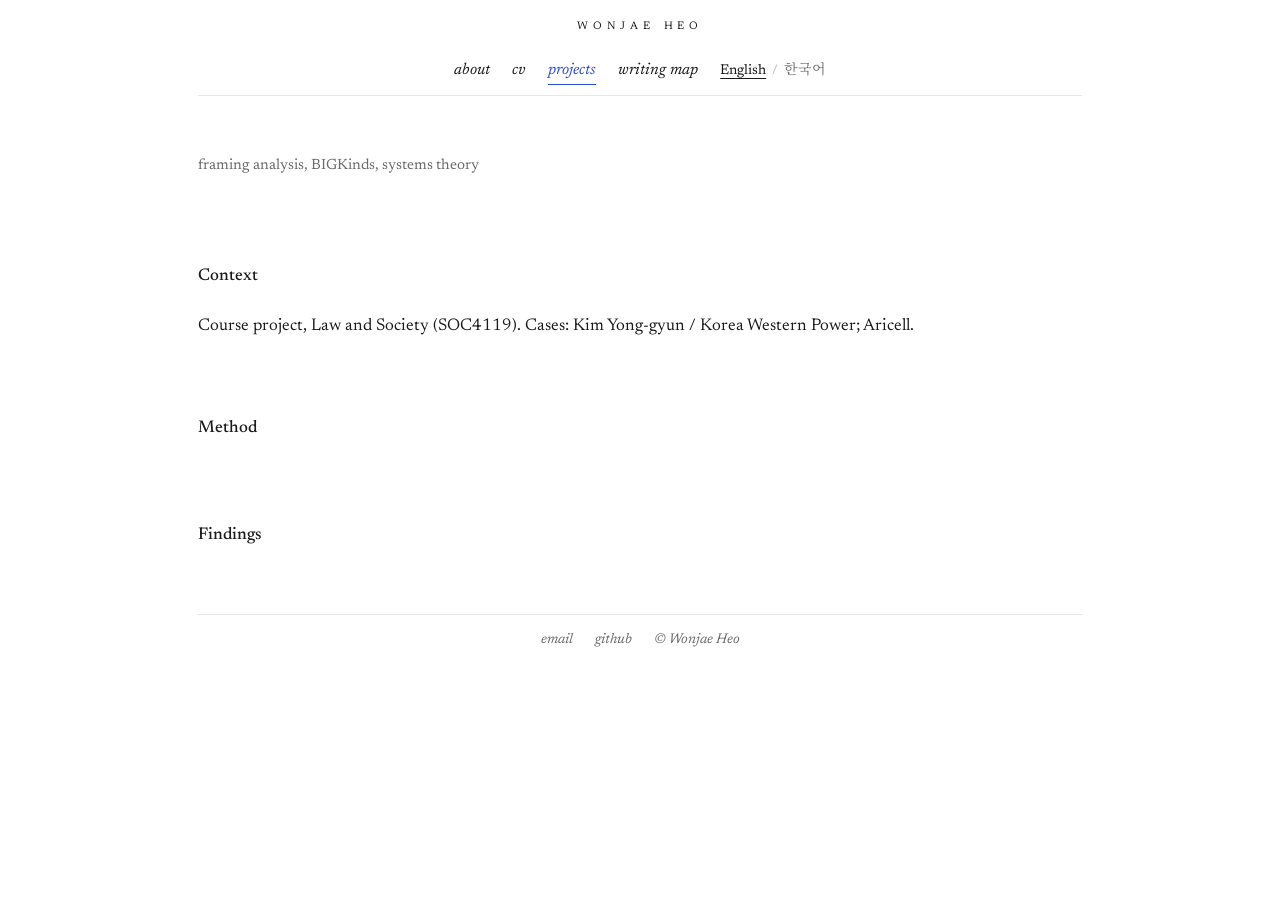
<file: projects/sapa-framing/index.html>
<!DOCTYPE html>
<html xmlns="http://www.w3.org/1999/xhtml" lang="en" xml:lang="en"><head>

<meta charset="utf-8">
<meta name="generator" content="quarto-1.10.20">

<meta name="viewport" content="width=device-width, initial-scale=1.0, user-scalable=yes">

<meta name="description" content="Computational framing analysis of Korean newspaper editorials on the Serious Accidents Punishment Act (중대재해처벌법), using BIGKinds data and read through Luhmann’s systems theory.">

<title>Framing the Serious Accidents Punishment Act – Wonjae Heo</title>
<style>
/* Default styles provided by pandoc.
** See https://pandoc.org/MANUAL.html#variables-for-html for config info.
*/
span.smallcaps{font-variant: small-caps;}
div.columns{display: flex; gap: 1.5em;}
div.column{flex: auto;}
@media screen {
div.columns{gap: min(4vw, 1.5em);}
div.column{overflow-x: auto;}
}
div.hanging-indent{margin-left: 1.5em; text-indent: -1.5em;}
ul.task-list{list-style: none;}
ul.task-list li input[type="checkbox"] {
  width: 0.8em;
  margin: 0 0.8em 0.2em -1em; /* quarto-specific, see https://github.com/quarto-dev/quarto-cli/issues/4556 */ 
  vertical-align: middle;
}
</style>


<script src="../../site_libs/quarto-nav/quarto-nav.js"></script>
<script src="../../site_libs/clipboard/clipboard.min.js"></script>
<script src="../../site_libs/quarto-search/autocomplete.umd.js"></script>
<script src="../../site_libs/quarto-search/fuse.min.js"></script>
<script src="../../site_libs/quarto-search/quarto-search.js"></script>
<meta name="quarto:offset" content="../../">
<script src="../../site_libs/quarto-html/quarto.js" type="module"></script>
<script src="../../site_libs/quarto-html/tabsets/tabsets.js" type="module"></script>
<script src="../../site_libs/quarto-html/popper.min.js"></script>
<script src="../../site_libs/quarto-html/tippy.umd.min.js"></script>
<link href="../../site_libs/quarto-html/tippy.css" rel="stylesheet">
<link href="../../site_libs/quarto-html/quarto-syntax-highlighting-17888a1159294d3eb470f19f6f52f5a5.css" rel="stylesheet" id="quarto-text-highlighting-styles">
<script src="../../site_libs/bootstrap/bootstrap.min.js"></script>
<link href="../../site_libs/bootstrap/bootstrap-icons.css" rel="stylesheet">
<link href="../../site_libs/bootstrap/bootstrap-eaa9f0f1ee71985dfc23c62baaada073.min.css" rel="stylesheet" append-hash="true" id="quarto-bootstrap" data-mode="light">
<script id="quarto-search-options" type="application/json">{
  "location": "sidebar",
  "copy-button": false,
  "collapse-after": 3,
  "panel-placement": "start",
  "type": "textbox",
  "limit": 50,
  "keyboard-shortcut": [
    "f",
    "/",
    "s"
  ],
  "show-item-context": false,
  "language": {
    "search-no-results-text": "No results",
    "search-matching-documents-text": "matching documents",
    "search-copy-link-title": "Copy link to search",
    "search-hide-matches-text": "Hide additional matches",
    "search-more-match-text": "more match in this document",
    "search-more-matches-text": "more matches in this document",
    "search-clear-button-title": "Clear",
    "search-text-placeholder": "",
    "search-detached-cancel-button-title": "Cancel",
    "search-submit-button-title": "Submit",
    "search-label": "Search"
  }
}</script>
<script>
  /* 언어: English 기본. 저장된 선택이 있으면 그것을 쓴다. 화면이 그려지기 전에 정해서 깜빡임을 막는다. */
  (function () {
    var l = 'en';
    try { if (localStorage.getItem('wj-lang') === 'ko') l = 'ko'; } catch (e) {}
    document.documentElement.setAttribute('data-lang', l);
  })();
</script>


<link rel="stylesheet" href="../../styles.css">
</head>

<body class="fullcontent quarto-light">

<div id="quarto-search-results"></div>
<!-- content -->
<div id="quarto-content" class="quarto-container page-layout-custom">
<!-- sidebar -->
<!-- margin-sidebar -->
<!-- main -->
<header class="mg-header">
  <a class="mg-name" data-href="index.html" href="../../index.html">Wonjae Heo</a>
  <nav class="mg-nav" aria-label="Main">
    <div class="mg-links">
      <a data-href="index.html" href="../../index.html"><span class="en">about</span><span class="ko" lang="ko">소개</span></a>
      <a data-href="cv.html" href="../../cv.html"><span class="en">cv</span><span class="ko" lang="ko">이력</span></a>
      <a data-href="projects.html" data-section="projects" href="../../projects.html"><span class="en">projects</span><span class="ko" lang="ko">프로젝트</span></a>
      <a data-href="writing-map.html" href="../../writing-map.html"><span class="en">writing map</span><span class="ko" lang="ko">글 지도</span></a>
    </div>
    <div class="mg-lang" role="group" aria-label="Language">
      <button type="button" data-l="en" aria-pressed="true">English</button>
      <span aria-hidden="true">/</span>
      <button type="button" data-l="ko" aria-pressed="false" lang="ko">한국어</button>
    </div>
  </nav>
</header>

<header id="title-block-header">
<h1 class="title display-7">Framing the Serious Accidents Punishment Act</h1>

</header>


<div class="proj-header-links">
<p><span class="meta">framing analysis, BIGKinds, systems theory</span></p>
</div>
<section id="context" class="level2">
<h2 data-anchor-id="context">Context</h2>
<p>Course project, Law and Society (SOC4119). Cases: Kim Yong-gyun / Korea Western Power; Aricell.</p>
</section>
<section id="method" class="level2">
<h2 data-anchor-id="method">Method</h2>
<!-- TODO -->
</section>
<section id="findings" class="level2">
<h2 data-anchor-id="findings">Findings</h2>
<!-- TODO -->


</section>


<footer class="mg-footer">
  <a href="mailto:hushpond@gmail.com">email</a>
  <a href="https://github.com/hushpond">github</a>
  <span>© Wonjae Heo</span>
</footer>
<script>
(function () {
  /* 1) 하위 폴더 페이지에서도 메뉴 링크가 맞도록 Quarto가 넣어 주는 경로 오프셋을 붙인다 */
  var m = document.querySelector('meta[name="quarto:offset"]');
  var off = m ? m.getAttribute('content') : './';
  document.querySelectorAll('.mg-header a[data-href]').forEach(function (a) {
    a.setAttribute('href', off + a.getAttribute('data-href'));
  });
  /* 2) 현재 페이지 메뉴 표시 */
  var norm = function (p) { return p.replace(/\/$/, '/index.html'); };
  var here = norm(location.pathname);
  document.querySelectorAll('.mg-links a').forEach(function (a) {
    var target = norm(new URL(a.getAttribute('href'), location.href).pathname);
    var inSection = a.dataset.section && here.indexOf('/' + a.dataset.section + '/') !== -1;
    if (target === here || inSection) a.setAttribute('aria-current', 'page');
  });
  /* 3) 스크롤하면 이름은 올라가고 메뉴 줄만 위에 남도록, 실제 높이를 재서 고정 위치를 맞춘다 */
  var hdr = document.querySelector('.mg-header'), nav = document.querySelector('.mg-nav');
  function pin() { if (hdr && nav) hdr.style.top = (-(nav.offsetTop - hdr.offsetTop) + 0) + 'px'; }
  pin(); window.addEventListener('resize', pin);
  if (document.fonts && document.fonts.ready) document.fonts.ready.then(pin);
  /* 4) 사이트 전체 언어 전환 */
  var root = document.documentElement;
  function setLang(l) {
    root.setAttribute('data-lang', l);
    root.setAttribute('lang', l);
    try { localStorage.setItem('wj-lang', l); } catch (e) {}
    document.querySelectorAll('.mg-lang button').forEach(function (b) {
      b.setAttribute('aria-pressed', String(b.dataset.l === l));
    });
    document.dispatchEvent(new CustomEvent('wj-lang', { detail: l }));
  }
  document.querySelectorAll('.mg-lang button').forEach(function (b) {
    b.addEventListener('click', function () { setLang(b.dataset.l); });
  });
  setLang(root.getAttribute('data-lang') || 'en');
})();
</script>
<script id="quarto-html-after-body" type="application/javascript">
  window.document.addEventListener("DOMContentLoaded", function (event) {
    const isCodeAnnotation = (el) => {
      for (const clz of el.classList) {
        if (clz.startsWith('code-annotation-')) {                     
          return true;
        }
      }
      return false;
    }
    const onCopySuccess = function(e) {
      // button target
      const button = e.trigger;
      // don't keep focus
      button.blur();
      // flash "checked"
      button.classList.add('code-copy-button-checked');
      var currentTitle = button.getAttribute("title");
      button.setAttribute("title", "Copied!");
      let tooltip;
      if (window.bootstrap) {
        button.setAttribute("data-bs-toggle", "tooltip");
        button.setAttribute("data-bs-placement", "left");
        button.setAttribute("data-bs-title", "Copied!");
        tooltip = new bootstrap.Tooltip(button, 
          { trigger: "manual", 
            customClass: "code-copy-button-tooltip",
            offset: [0, -8]});
        tooltip.show();    
      }
      setTimeout(function() {
        if (tooltip) {
          tooltip.hide();
          button.removeAttribute("data-bs-title");
          button.removeAttribute("data-bs-toggle");
          button.removeAttribute("data-bs-placement");
        }
        button.setAttribute("title", currentTitle);
        button.classList.remove('code-copy-button-checked');
      }, 1000);
      // clear code selection
      e.clearSelection();
    }
    const getTextToCopy = function(trigger) {
      const outerScaffold = trigger.parentElement.cloneNode(true);
      const codeEl = outerScaffold.querySelector('code');
      for (const childEl of codeEl.children) {
        if (isCodeAnnotation(childEl)) {
          childEl.remove();
        }
      }
      return codeEl.innerText;
    }
    const clipboard = new window.ClipboardJS('.code-copy-button:not([data-in-quarto-modal])', {
      text: getTextToCopy
    });
    clipboard.on('success', onCopySuccess);
    if (window.document.getElementById('quarto-embedded-source-code-modal')) {
      const clipboardModal = new window.ClipboardJS('.code-copy-button[data-in-quarto-modal]', {
        text: getTextToCopy,
        container: window.document.getElementById('quarto-embedded-source-code-modal')
      });
      clipboardModal.on('success', onCopySuccess);
    }
      var localhostRegex = new RegExp(/^(?:http|https):\/\/localhost\:?[0-9]*\//);
      var mailtoRegex = new RegExp(/^mailto:/);
        var filterRegex = new RegExp("https:\/\/hushpond\.github\.io");
      var isInternal = (href) => {
          return filterRegex.test(href) || localhostRegex.test(href) || mailtoRegex.test(href);
      }
      // Inspect non-navigation links and adorn them if external
     var links = window.document.querySelectorAll('a[href]:not(.nav-link):not(.navbar-brand):not(.toc-action):not(.sidebar-link):not(.sidebar-item-toggle):not(.pagination-link):not(.no-external):not([aria-hidden]):not(.dropdown-item):not(.quarto-navigation-tool):not(.about-link)');
      for (var i=0; i<links.length; i++) {
        const link = links[i];
        if (!isInternal(link.href)) {
          // undo the damage that might have been done by quarto-nav.js in the case of
          // links that we want to consider external
          if (link.dataset.originalHref !== undefined) {
            link.href = link.dataset.originalHref;
          }
            // target, if specified
            link.setAttribute("target", "_blank");
            if (link.getAttribute("rel") === null) {
              link.setAttribute("rel", "noopener");
            }
        }
      }
    function tippyHover(el, contentFn, onTriggerFn, onUntriggerFn) {
      const config = {
        allowHTML: true,
        maxWidth: 500,
        delay: 100,
        arrow: false,
        appendTo: function(el) {
            return el.parentElement;
        },
        interactive: true,
        interactiveBorder: 10,
        theme: 'quarto',
        placement: 'bottom-start',
      };
      if (contentFn) {
        config.content = contentFn;
      }
      if (onTriggerFn) {
        config.onTrigger = onTriggerFn;
      }
      if (onUntriggerFn) {
        config.onUntrigger = onUntriggerFn;
      }
      window.tippy(el, config); 
    }
    const noterefs = window.document.querySelectorAll('a[role="doc-noteref"]');
    for (var i=0; i<noterefs.length; i++) {
      const ref = noterefs[i];
      tippyHover(ref, function() {
        // use id or data attribute instead here
        let href = ref.getAttribute('data-footnote-href') || ref.getAttribute('href');
        try { href = new URL(href).hash; } catch {}
        const id = href.replace(/^#\/?/, "");
        const note = window.document.getElementById(id);
        if (note) {
          return note.innerHTML;
        } else {
          return "";
        }
      });
    }
    const xrefs = window.document.querySelectorAll('a.quarto-xref');
    const processXRef = (id, note) => {
      // Strip column container classes
      const stripColumnClz = (el) => {
        el.classList.remove("page-full", "page-columns");
        if (el.children) {
          for (const child of el.children) {
            stripColumnClz(child);
          }
        }
      }
      stripColumnClz(note)
      if (id === null || id.startsWith('sec-')) {
        // Special case sections, only their first couple elements
        const container = document.createElement("div");
        if (note.children && note.children.length > 2) {
          container.appendChild(note.children[0].cloneNode(true));
          for (let i = 1; i < note.children.length; i++) {
            const child = note.children[i];
            if (child.tagName === "P" && child.innerText === "") {
              continue;
            } else {
              container.appendChild(child.cloneNode(true));
              break;
            }
          }
          if (window.Quarto?.typesetMath) {
            window.Quarto.typesetMath(container);
          }
          return container.innerHTML
        } else {
          if (window.Quarto?.typesetMath) {
            window.Quarto.typesetMath(note);
          }
          return note.innerHTML;
        }
      } else {
        // Remove any anchor links if they are present
        const anchorLink = note.querySelector('a.anchorjs-link');
        if (anchorLink) {
          anchorLink.remove();
        }
        if (window.Quarto?.typesetMath) {
          window.Quarto.typesetMath(note);
        }
        if (note.classList.contains("callout")) {
          return note.outerHTML;
        } else {
          return note.innerHTML;
        }
      }
    }
    for (var i=0; i<xrefs.length; i++) {
      const xref = xrefs[i];
      tippyHover(xref, undefined, function(instance) {
        instance.disable();
        let url = xref.getAttribute('href');
        let hash = undefined; 
        if (url.startsWith('#')) {
          hash = url;
        } else {
          try { hash = new URL(url).hash; } catch {}
        }
        if (hash) {
          const id = hash.replace(/^#\/?/, "");
          const note = window.document.getElementById(id);
          if (note !== null) {
            try {
              const html = processXRef(id, note.cloneNode(true));
              instance.setContent(html);
            } finally {
              instance.enable();
              instance.show();
            }
          } else {
            // See if we can fetch this
            fetch(url.split('#')[0])
            .then(res => res.text())
            .then(html => {
              const parser = new DOMParser();
              const htmlDoc = parser.parseFromString(html, "text/html");
              const note = htmlDoc.getElementById(id);
              if (note !== null) {
                const html = processXRef(id, note);
                instance.setContent(html);
              } 
            }).finally(() => {
              instance.enable();
              instance.show();
            });
          }
        } else {
          // See if we can fetch a full url (with no hash to target)
          // This is a special case and we should probably do some content thinning / targeting
          fetch(url)
          .then(res => res.text())
          .then(html => {
            const parser = new DOMParser();
            const htmlDoc = parser.parseFromString(html, "text/html");
            const note = htmlDoc.querySelector('main.content');
            if (note !== null) {
              // This should only happen for chapter cross references
              // (since there is no id in the URL)
              // remove the first header
              if (note.children.length > 0 && note.children[0].tagName === "HEADER") {
                note.children[0].remove();
              }
              const html = processXRef(null, note);
              instance.setContent(html);
            } 
          }).finally(() => {
            instance.enable();
            instance.show();
          });
        }
      }, function(instance) {
      });
    }
        let selectedAnnoteEl;
        const selectorForAnnotation = ( cell, annotation) => {
          let cellAttr = 'data-code-cell="' + cell + '"';
          let lineAttr = 'data-code-annotation="' +  annotation + '"';
          const selector = 'span[' + cellAttr + '][' + lineAttr + ']';
          return selector;
        }
        const selectCodeLines = (annoteEl) => {
          const doc = window.document;
          const targetCell = annoteEl.getAttribute("data-target-cell");
          const targetAnnotation = annoteEl.getAttribute("data-target-annotation");
          const annoteSpan = window.document.querySelector(selectorForAnnotation(targetCell, targetAnnotation));
          const lines = annoteSpan.getAttribute("data-code-lines").split(",");
          const lineIds = lines.map((line) => {
            return targetCell + "-" + line;
          })
          let top = null;
          let height = null;
          let parent = null;
          if (lineIds.length > 0) {
              //compute the position of the single el (top and bottom and make a div)
              const el = window.document.getElementById(lineIds[0]);
              top = el.offsetTop;
              height = el.offsetHeight;
              parent = el.parentElement.parentElement;
            if (lineIds.length > 1) {
              const lastEl = window.document.getElementById(lineIds[lineIds.length - 1]);
              const bottom = lastEl.offsetTop + lastEl.offsetHeight;
              height = bottom - top;
            }
            if (top !== null && height !== null && parent !== null) {
              // cook up a div (if necessary) and position it 
              let div = window.document.getElementById("code-annotation-line-highlight");
              if (div === null) {
                div = window.document.createElement("div");
                div.setAttribute("id", "code-annotation-line-highlight");
                div.style.position = 'absolute';
                parent.appendChild(div);
              }
              div.style.top = top - 2 + "px";
              div.style.height = height + 4 + "px";
              div.style.left = 0;
              let gutterDiv = window.document.getElementById("code-annotation-line-highlight-gutter");
              if (gutterDiv === null) {
                gutterDiv = window.document.createElement("div");
                gutterDiv.setAttribute("id", "code-annotation-line-highlight-gutter");
                gutterDiv.style.position = 'absolute';
                const codeCell = window.document.getElementById(targetCell);
                const gutter = codeCell.querySelector('.code-annotation-gutter');
                gutter.appendChild(gutterDiv);
              }
              gutterDiv.style.top = top - 2 + "px";
              gutterDiv.style.height = height + 4 + "px";
            }
            selectedAnnoteEl = annoteEl;
          }
        };
        const unselectCodeLines = () => {
          const elementsIds = ["code-annotation-line-highlight", "code-annotation-line-highlight-gutter"];
          elementsIds.forEach((elId) => {
            const div = window.document.getElementById(elId);
            if (div) {
              div.remove();
            }
          });
          selectedAnnoteEl = undefined;
        };
          // Handle positioning of the toggle
      window.addEventListener(
        "resize",
        throttle(() => {
          elRect = undefined;
          if (selectedAnnoteEl) {
            selectCodeLines(selectedAnnoteEl);
          }
        }, 10)
      );
      function throttle(fn, ms) {
      let throttle = false;
      let timer;
        return (...args) => {
          if(!throttle) { // first call gets through
              fn.apply(this, args);
              throttle = true;
          } else { // all the others get throttled
              if(timer) clearTimeout(timer); // cancel #2
              timer = setTimeout(() => {
                fn.apply(this, args);
                timer = throttle = false;
              }, ms);
          }
        };
      }
        // Attach click handler to the DT
        const annoteDls = window.document.querySelectorAll('dt[data-target-cell]');
        for (const annoteDlNode of annoteDls) {
          annoteDlNode.addEventListener('click', (event) => {
            const clickedEl = event.target;
            if (clickedEl !== selectedAnnoteEl) {
              unselectCodeLines();
              const activeEl = window.document.querySelector('dt[data-target-cell].code-annotation-active');
              if (activeEl) {
                activeEl.classList.remove('code-annotation-active');
              }
              selectCodeLines(clickedEl);
              clickedEl.classList.add('code-annotation-active');
            } else {
              // Unselect the line
              unselectCodeLines();
              clickedEl.classList.remove('code-annotation-active');
            }
          });
        }
    const findCites = (el) => {
      const parentEl = el.parentElement;
      if (parentEl) {
        const cites = parentEl.dataset.cites;
        if (cites) {
          return {
            el,
            cites: cites.split(' ')
          };
        } else {
          return findCites(el.parentElement)
        }
      } else {
        return undefined;
      }
    };
    var bibliorefs = window.document.querySelectorAll('a[role="doc-biblioref"]');
    for (var i=0; i<bibliorefs.length; i++) {
      const ref = bibliorefs[i];
      const citeInfo = findCites(ref);
      if (citeInfo) {
        tippyHover(citeInfo.el, function() {
          var popup = window.document.createElement('div');
          citeInfo.cites.forEach(function(cite) {
            var citeDiv = window.document.createElement('div');
            citeDiv.classList.add('hanging-indent');
            citeDiv.classList.add('csl-entry');
            var biblioDiv = window.document.getElementById('ref-' + cite);
            if (biblioDiv) {
              citeDiv.innerHTML = biblioDiv.innerHTML;
            }
            popup.appendChild(citeDiv);
          });
          return popup.innerHTML;
        });
      }
    }
  });
  </script>
</div> <!-- /content -->




</body></html>
</file>
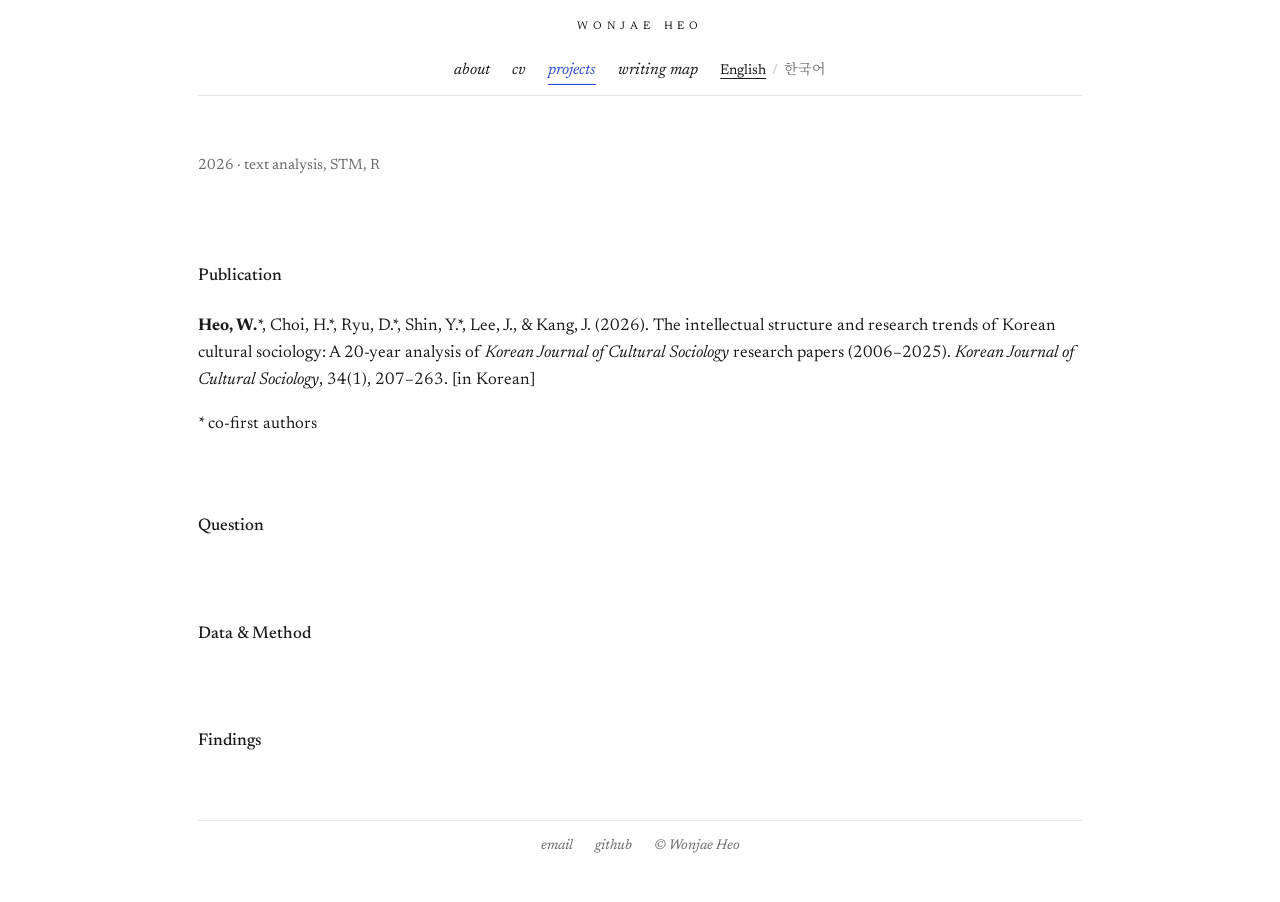
<file: projects/stm-munhwa-sahoe/index.html>
<!DOCTYPE html>
<html xmlns="http://www.w3.org/1999/xhtml" lang="en" xml:lang="en"><head>

<meta charset="utf-8">
<meta name="generator" content="quarto-1.10.20">

<meta name="viewport" content="width=device-width, initial-scale=1.0, user-scalable=yes">

<meta name="description" content="A 20-year analysis (2006–2025) of research papers in the Korean Journal of Cultural Sociology. Published in Korean Journal of Cultural Sociology 34(1), 2026 (co-first author).">

<title>The Intellectual Structure of Korean Cultural Sociology – Wonjae Heo</title>
<style>
/* Default styles provided by pandoc.
** See https://pandoc.org/MANUAL.html#variables-for-html for config info.
*/
span.smallcaps{font-variant: small-caps;}
div.columns{display: flex; gap: 1.5em;}
div.column{flex: auto;}
@media screen {
div.columns{gap: min(4vw, 1.5em);}
div.column{overflow-x: auto;}
}
div.hanging-indent{margin-left: 1.5em; text-indent: -1.5em;}
ul.task-list{list-style: none;}
ul.task-list li input[type="checkbox"] {
  width: 0.8em;
  margin: 0 0.8em 0.2em -1em; /* quarto-specific, see https://github.com/quarto-dev/quarto-cli/issues/4556 */ 
  vertical-align: middle;
}
</style>


<script src="../../site_libs/quarto-nav/quarto-nav.js"></script>
<script src="../../site_libs/clipboard/clipboard.min.js"></script>
<script src="../../site_libs/quarto-search/autocomplete.umd.js"></script>
<script src="../../site_libs/quarto-search/fuse.min.js"></script>
<script src="../../site_libs/quarto-search/quarto-search.js"></script>
<meta name="quarto:offset" content="../../">
<script src="../../site_libs/quarto-html/quarto.js" type="module"></script>
<script src="../../site_libs/quarto-html/tabsets/tabsets.js" type="module"></script>
<script src="../../site_libs/quarto-html/popper.min.js"></script>
<script src="../../site_libs/quarto-html/tippy.umd.min.js"></script>
<link href="../../site_libs/quarto-html/tippy.css" rel="stylesheet">
<link href="../../site_libs/quarto-html/quarto-syntax-highlighting-17888a1159294d3eb470f19f6f52f5a5.css" rel="stylesheet" id="quarto-text-highlighting-styles">
<script src="../../site_libs/bootstrap/bootstrap.min.js"></script>
<link href="../../site_libs/bootstrap/bootstrap-icons.css" rel="stylesheet">
<link href="../../site_libs/bootstrap/bootstrap-eaa9f0f1ee71985dfc23c62baaada073.min.css" rel="stylesheet" append-hash="true" id="quarto-bootstrap" data-mode="light">
<script id="quarto-search-options" type="application/json">{
  "location": "sidebar",
  "copy-button": false,
  "collapse-after": 3,
  "panel-placement": "start",
  "type": "textbox",
  "limit": 50,
  "keyboard-shortcut": [
    "f",
    "/",
    "s"
  ],
  "show-item-context": false,
  "language": {
    "search-no-results-text": "No results",
    "search-matching-documents-text": "matching documents",
    "search-copy-link-title": "Copy link to search",
    "search-hide-matches-text": "Hide additional matches",
    "search-more-match-text": "more match in this document",
    "search-more-matches-text": "more matches in this document",
    "search-clear-button-title": "Clear",
    "search-text-placeholder": "",
    "search-detached-cancel-button-title": "Cancel",
    "search-submit-button-title": "Submit",
    "search-label": "Search"
  }
}</script>
<script>
  /* 언어: English 기본. 저장된 선택이 있으면 그것을 쓴다. 화면이 그려지기 전에 정해서 깜빡임을 막는다. */
  (function () {
    var l = 'en';
    try { if (localStorage.getItem('wj-lang') === 'ko') l = 'ko'; } catch (e) {}
    document.documentElement.setAttribute('data-lang', l);
  })();
</script>


<link rel="stylesheet" href="../../styles.css">
</head>

<body class="fullcontent quarto-light">

<div id="quarto-search-results"></div>
<!-- content -->
<div id="quarto-content" class="quarto-container page-layout-custom">
<!-- sidebar -->
<!-- margin-sidebar -->
<!-- main -->
<header class="mg-header">
  <a class="mg-name" data-href="index.html" href="../../index.html">Wonjae Heo</a>
  <nav class="mg-nav" aria-label="Main">
    <div class="mg-links">
      <a data-href="index.html" href="../../index.html"><span class="en">about</span><span class="ko" lang="ko">소개</span></a>
      <a data-href="cv.html" href="../../cv.html"><span class="en">cv</span><span class="ko" lang="ko">이력</span></a>
      <a data-href="projects.html" data-section="projects" href="../../projects.html"><span class="en">projects</span><span class="ko" lang="ko">프로젝트</span></a>
      <a data-href="writing-map.html" href="../../writing-map.html"><span class="en">writing map</span><span class="ko" lang="ko">글 지도</span></a>
    </div>
    <div class="mg-lang" role="group" aria-label="Language">
      <button type="button" data-l="en" aria-pressed="true">English</button>
      <span aria-hidden="true">/</span>
      <button type="button" data-l="ko" aria-pressed="false" lang="ko">한국어</button>
    </div>
  </nav>
</header>

<header id="title-block-header">
<h1 class="title display-7">The Intellectual Structure of Korean Cultural Sociology</h1>

</header>


<div class="proj-header-links">
<p><span class="meta">2026 · text analysis, STM, R</span></p>
</div>
<section id="publication" class="level2">
<h2 data-anchor-id="publication">Publication</h2>
<p><strong>Heo, W.</strong>*, Choi, H.*, Ryu, D.*, Shin, Y.*, Lee, J., &amp; Kang, J. (2026). The intellectual structure and research trends of Korean cultural sociology: A 20-year analysis of <em>Korean Journal of Cultural Sociology</em> research papers (2006–2025). <em>Korean Journal of Cultural Sociology</em>, 34(1), 207–263. [in Korean]</p>
<p>* co-first authors</p>
</section>
<section id="question" class="level2">
<h2 data-anchor-id="question">Question</h2>
<!-- TODO -->
</section>
<section id="data-method" class="level2">
<h2 data-anchor-id="data-method">Data &amp; Method</h2>
<!-- TODO: 코퍼스 규모, 전처리, 토픽 수 선택, 공변량 -->
</section>
<section id="findings" class="level2">
<h2 data-anchor-id="findings">Findings</h2>
<!-- TODO -->


</section>


<footer class="mg-footer">
  <a href="mailto:hushpond@gmail.com">email</a>
  <a href="https://github.com/hushpond">github</a>
  <span>© Wonjae Heo</span>
</footer>
<script>
(function () {
  /* 1) 하위 폴더 페이지에서도 메뉴 링크가 맞도록 Quarto가 넣어 주는 경로 오프셋을 붙인다 */
  var m = document.querySelector('meta[name="quarto:offset"]');
  var off = m ? m.getAttribute('content') : './';
  document.querySelectorAll('.mg-header a[data-href]').forEach(function (a) {
    a.setAttribute('href', off + a.getAttribute('data-href'));
  });
  /* 2) 현재 페이지 메뉴 표시 */
  var norm = function (p) { return p.replace(/\/$/, '/index.html'); };
  var here = norm(location.pathname);
  document.querySelectorAll('.mg-links a').forEach(function (a) {
    var target = norm(new URL(a.getAttribute('href'), location.href).pathname);
    var inSection = a.dataset.section && here.indexOf('/' + a.dataset.section + '/') !== -1;
    if (target === here || inSection) a.setAttribute('aria-current', 'page');
  });
  /* 3) 스크롤하면 이름은 올라가고 메뉴 줄만 위에 남도록, 실제 높이를 재서 고정 위치를 맞춘다 */
  var hdr = document.querySelector('.mg-header'), nav = document.querySelector('.mg-nav');
  function pin() { if (hdr && nav) hdr.style.top = (-(nav.offsetTop - hdr.offsetTop) + 0) + 'px'; }
  pin(); window.addEventListener('resize', pin);
  if (document.fonts && document.fonts.ready) document.fonts.ready.then(pin);
  /* 4) 사이트 전체 언어 전환 */
  var root = document.documentElement;
  function setLang(l) {
    root.setAttribute('data-lang', l);
    root.setAttribute('lang', l);
    try { localStorage.setItem('wj-lang', l); } catch (e) {}
    document.querySelectorAll('.mg-lang button').forEach(function (b) {
      b.setAttribute('aria-pressed', String(b.dataset.l === l));
    });
    document.dispatchEvent(new CustomEvent('wj-lang', { detail: l }));
  }
  document.querySelectorAll('.mg-lang button').forEach(function (b) {
    b.addEventListener('click', function () { setLang(b.dataset.l); });
  });
  setLang(root.getAttribute('data-lang') || 'en');
})();
</script>
<script id="quarto-html-after-body" type="application/javascript">
  window.document.addEventListener("DOMContentLoaded", function (event) {
    const isCodeAnnotation = (el) => {
      for (const clz of el.classList) {
        if (clz.startsWith('code-annotation-')) {                     
          return true;
        }
      }
      return false;
    }
    const onCopySuccess = function(e) {
      // button target
      const button = e.trigger;
      // don't keep focus
      button.blur();
      // flash "checked"
      button.classList.add('code-copy-button-checked');
      var currentTitle = button.getAttribute("title");
      button.setAttribute("title", "Copied!");
      let tooltip;
      if (window.bootstrap) {
        button.setAttribute("data-bs-toggle", "tooltip");
        button.setAttribute("data-bs-placement", "left");
        button.setAttribute("data-bs-title", "Copied!");
        tooltip = new bootstrap.Tooltip(button, 
          { trigger: "manual", 
            customClass: "code-copy-button-tooltip",
            offset: [0, -8]});
        tooltip.show();    
      }
      setTimeout(function() {
        if (tooltip) {
          tooltip.hide();
          button.removeAttribute("data-bs-title");
          button.removeAttribute("data-bs-toggle");
          button.removeAttribute("data-bs-placement");
        }
        button.setAttribute("title", currentTitle);
        button.classList.remove('code-copy-button-checked');
      }, 1000);
      // clear code selection
      e.clearSelection();
    }
    const getTextToCopy = function(trigger) {
      const outerScaffold = trigger.parentElement.cloneNode(true);
      const codeEl = outerScaffold.querySelector('code');
      for (const childEl of codeEl.children) {
        if (isCodeAnnotation(childEl)) {
          childEl.remove();
        }
      }
      return codeEl.innerText;
    }
    const clipboard = new window.ClipboardJS('.code-copy-button:not([data-in-quarto-modal])', {
      text: getTextToCopy
    });
    clipboard.on('success', onCopySuccess);
    if (window.document.getElementById('quarto-embedded-source-code-modal')) {
      const clipboardModal = new window.ClipboardJS('.code-copy-button[data-in-quarto-modal]', {
        text: getTextToCopy,
        container: window.document.getElementById('quarto-embedded-source-code-modal')
      });
      clipboardModal.on('success', onCopySuccess);
    }
      var localhostRegex = new RegExp(/^(?:http|https):\/\/localhost\:?[0-9]*\//);
      var mailtoRegex = new RegExp(/^mailto:/);
        var filterRegex = new RegExp("https:\/\/hushpond\.github\.io");
      var isInternal = (href) => {
          return filterRegex.test(href) || localhostRegex.test(href) || mailtoRegex.test(href);
      }
      // Inspect non-navigation links and adorn them if external
     var links = window.document.querySelectorAll('a[href]:not(.nav-link):not(.navbar-brand):not(.toc-action):not(.sidebar-link):not(.sidebar-item-toggle):not(.pagination-link):not(.no-external):not([aria-hidden]):not(.dropdown-item):not(.quarto-navigation-tool):not(.about-link)');
      for (var i=0; i<links.length; i++) {
        const link = links[i];
        if (!isInternal(link.href)) {
          // undo the damage that might have been done by quarto-nav.js in the case of
          // links that we want to consider external
          if (link.dataset.originalHref !== undefined) {
            link.href = link.dataset.originalHref;
          }
            // target, if specified
            link.setAttribute("target", "_blank");
            if (link.getAttribute("rel") === null) {
              link.setAttribute("rel", "noopener");
            }
        }
      }
    function tippyHover(el, contentFn, onTriggerFn, onUntriggerFn) {
      const config = {
        allowHTML: true,
        maxWidth: 500,
        delay: 100,
        arrow: false,
        appendTo: function(el) {
            return el.parentElement;
        },
        interactive: true,
        interactiveBorder: 10,
        theme: 'quarto',
        placement: 'bottom-start',
      };
      if (contentFn) {
        config.content = contentFn;
      }
      if (onTriggerFn) {
        config.onTrigger = onTriggerFn;
      }
      if (onUntriggerFn) {
        config.onUntrigger = onUntriggerFn;
      }
      window.tippy(el, config); 
    }
    const noterefs = window.document.querySelectorAll('a[role="doc-noteref"]');
    for (var i=0; i<noterefs.length; i++) {
      const ref = noterefs[i];
      tippyHover(ref, function() {
        // use id or data attribute instead here
        let href = ref.getAttribute('data-footnote-href') || ref.getAttribute('href');
        try { href = new URL(href).hash; } catch {}
        const id = href.replace(/^#\/?/, "");
        const note = window.document.getElementById(id);
        if (note) {
          return note.innerHTML;
        } else {
          return "";
        }
      });
    }
    const xrefs = window.document.querySelectorAll('a.quarto-xref');
    const processXRef = (id, note) => {
      // Strip column container classes
      const stripColumnClz = (el) => {
        el.classList.remove("page-full", "page-columns");
        if (el.children) {
          for (const child of el.children) {
            stripColumnClz(child);
          }
        }
      }
      stripColumnClz(note)
      if (id === null || id.startsWith('sec-')) {
        // Special case sections, only their first couple elements
        const container = document.createElement("div");
        if (note.children && note.children.length > 2) {
          container.appendChild(note.children[0].cloneNode(true));
          for (let i = 1; i < note.children.length; i++) {
            const child = note.children[i];
            if (child.tagName === "P" && child.innerText === "") {
              continue;
            } else {
              container.appendChild(child.cloneNode(true));
              break;
            }
          }
          if (window.Quarto?.typesetMath) {
            window.Quarto.typesetMath(container);
          }
          return container.innerHTML
        } else {
          if (window.Quarto?.typesetMath) {
            window.Quarto.typesetMath(note);
          }
          return note.innerHTML;
        }
      } else {
        // Remove any anchor links if they are present
        const anchorLink = note.querySelector('a.anchorjs-link');
        if (anchorLink) {
          anchorLink.remove();
        }
        if (window.Quarto?.typesetMath) {
          window.Quarto.typesetMath(note);
        }
        if (note.classList.contains("callout")) {
          return note.outerHTML;
        } else {
          return note.innerHTML;
        }
      }
    }
    for (var i=0; i<xrefs.length; i++) {
      const xref = xrefs[i];
      tippyHover(xref, undefined, function(instance) {
        instance.disable();
        let url = xref.getAttribute('href');
        let hash = undefined; 
        if (url.startsWith('#')) {
          hash = url;
        } else {
          try { hash = new URL(url).hash; } catch {}
        }
        if (hash) {
          const id = hash.replace(/^#\/?/, "");
          const note = window.document.getElementById(id);
          if (note !== null) {
            try {
              const html = processXRef(id, note.cloneNode(true));
              instance.setContent(html);
            } finally {
              instance.enable();
              instance.show();
            }
          } else {
            // See if we can fetch this
            fetch(url.split('#')[0])
            .then(res => res.text())
            .then(html => {
              const parser = new DOMParser();
              const htmlDoc = parser.parseFromString(html, "text/html");
              const note = htmlDoc.getElementById(id);
              if (note !== null) {
                const html = processXRef(id, note);
                instance.setContent(html);
              } 
            }).finally(() => {
              instance.enable();
              instance.show();
            });
          }
        } else {
          // See if we can fetch a full url (with no hash to target)
          // This is a special case and we should probably do some content thinning / targeting
          fetch(url)
          .then(res => res.text())
          .then(html => {
            const parser = new DOMParser();
            const htmlDoc = parser.parseFromString(html, "text/html");
            const note = htmlDoc.querySelector('main.content');
            if (note !== null) {
              // This should only happen for chapter cross references
              // (since there is no id in the URL)
              // remove the first header
              if (note.children.length > 0 && note.children[0].tagName === "HEADER") {
                note.children[0].remove();
              }
              const html = processXRef(null, note);
              instance.setContent(html);
            } 
          }).finally(() => {
            instance.enable();
            instance.show();
          });
        }
      }, function(instance) {
      });
    }
        let selectedAnnoteEl;
        const selectorForAnnotation = ( cell, annotation) => {
          let cellAttr = 'data-code-cell="' + cell + '"';
          let lineAttr = 'data-code-annotation="' +  annotation + '"';
          const selector = 'span[' + cellAttr + '][' + lineAttr + ']';
          return selector;
        }
        const selectCodeLines = (annoteEl) => {
          const doc = window.document;
          const targetCell = annoteEl.getAttribute("data-target-cell");
          const targetAnnotation = annoteEl.getAttribute("data-target-annotation");
          const annoteSpan = window.document.querySelector(selectorForAnnotation(targetCell, targetAnnotation));
          const lines = annoteSpan.getAttribute("data-code-lines").split(",");
          const lineIds = lines.map((line) => {
            return targetCell + "-" + line;
          })
          let top = null;
          let height = null;
          let parent = null;
          if (lineIds.length > 0) {
              //compute the position of the single el (top and bottom and make a div)
              const el = window.document.getElementById(lineIds[0]);
              top = el.offsetTop;
              height = el.offsetHeight;
              parent = el.parentElement.parentElement;
            if (lineIds.length > 1) {
              const lastEl = window.document.getElementById(lineIds[lineIds.length - 1]);
              const bottom = lastEl.offsetTop + lastEl.offsetHeight;
              height = bottom - top;
            }
            if (top !== null && height !== null && parent !== null) {
              // cook up a div (if necessary) and position it 
              let div = window.document.getElementById("code-annotation-line-highlight");
              if (div === null) {
                div = window.document.createElement("div");
                div.setAttribute("id", "code-annotation-line-highlight");
                div.style.position = 'absolute';
                parent.appendChild(div);
              }
              div.style.top = top - 2 + "px";
              div.style.height = height + 4 + "px";
              div.style.left = 0;
              let gutterDiv = window.document.getElementById("code-annotation-line-highlight-gutter");
              if (gutterDiv === null) {
                gutterDiv = window.document.createElement("div");
                gutterDiv.setAttribute("id", "code-annotation-line-highlight-gutter");
                gutterDiv.style.position = 'absolute';
                const codeCell = window.document.getElementById(targetCell);
                const gutter = codeCell.querySelector('.code-annotation-gutter');
                gutter.appendChild(gutterDiv);
              }
              gutterDiv.style.top = top - 2 + "px";
              gutterDiv.style.height = height + 4 + "px";
            }
            selectedAnnoteEl = annoteEl;
          }
        };
        const unselectCodeLines = () => {
          const elementsIds = ["code-annotation-line-highlight", "code-annotation-line-highlight-gutter"];
          elementsIds.forEach((elId) => {
            const div = window.document.getElementById(elId);
            if (div) {
              div.remove();
            }
          });
          selectedAnnoteEl = undefined;
        };
          // Handle positioning of the toggle
      window.addEventListener(
        "resize",
        throttle(() => {
          elRect = undefined;
          if (selectedAnnoteEl) {
            selectCodeLines(selectedAnnoteEl);
          }
        }, 10)
      );
      function throttle(fn, ms) {
      let throttle = false;
      let timer;
        return (...args) => {
          if(!throttle) { // first call gets through
              fn.apply(this, args);
              throttle = true;
          } else { // all the others get throttled
              if(timer) clearTimeout(timer); // cancel #2
              timer = setTimeout(() => {
                fn.apply(this, args);
                timer = throttle = false;
              }, ms);
          }
        };
      }
        // Attach click handler to the DT
        const annoteDls = window.document.querySelectorAll('dt[data-target-cell]');
        for (const annoteDlNode of annoteDls) {
          annoteDlNode.addEventListener('click', (event) => {
            const clickedEl = event.target;
            if (clickedEl !== selectedAnnoteEl) {
              unselectCodeLines();
              const activeEl = window.document.querySelector('dt[data-target-cell].code-annotation-active');
              if (activeEl) {
                activeEl.classList.remove('code-annotation-active');
              }
              selectCodeLines(clickedEl);
              clickedEl.classList.add('code-annotation-active');
            } else {
              // Unselect the line
              unselectCodeLines();
              clickedEl.classList.remove('code-annotation-active');
            }
          });
        }
    const findCites = (el) => {
      const parentEl = el.parentElement;
      if (parentEl) {
        const cites = parentEl.dataset.cites;
        if (cites) {
          return {
            el,
            cites: cites.split(' ')
          };
        } else {
          return findCites(el.parentElement)
        }
      } else {
        return undefined;
      }
    };
    var bibliorefs = window.document.querySelectorAll('a[role="doc-biblioref"]');
    for (var i=0; i<bibliorefs.length; i++) {
      const ref = bibliorefs[i];
      const citeInfo = findCites(ref);
      if (citeInfo) {
        tippyHover(citeInfo.el, function() {
          var popup = window.document.createElement('div');
          citeInfo.cites.forEach(function(cite) {
            var citeDiv = window.document.createElement('div');
            citeDiv.classList.add('hanging-indent');
            citeDiv.classList.add('csl-entry');
            var biblioDiv = window.document.getElementById('ref-' + cite);
            if (biblioDiv) {
              citeDiv.innerHTML = biblioDiv.innerHTML;
            }
            popup.appendChild(citeDiv);
          });
          return popup.innerHTML;
        });
      }
    }
  });
  </script>
</div> <!-- /content -->




</body></html>
</file>
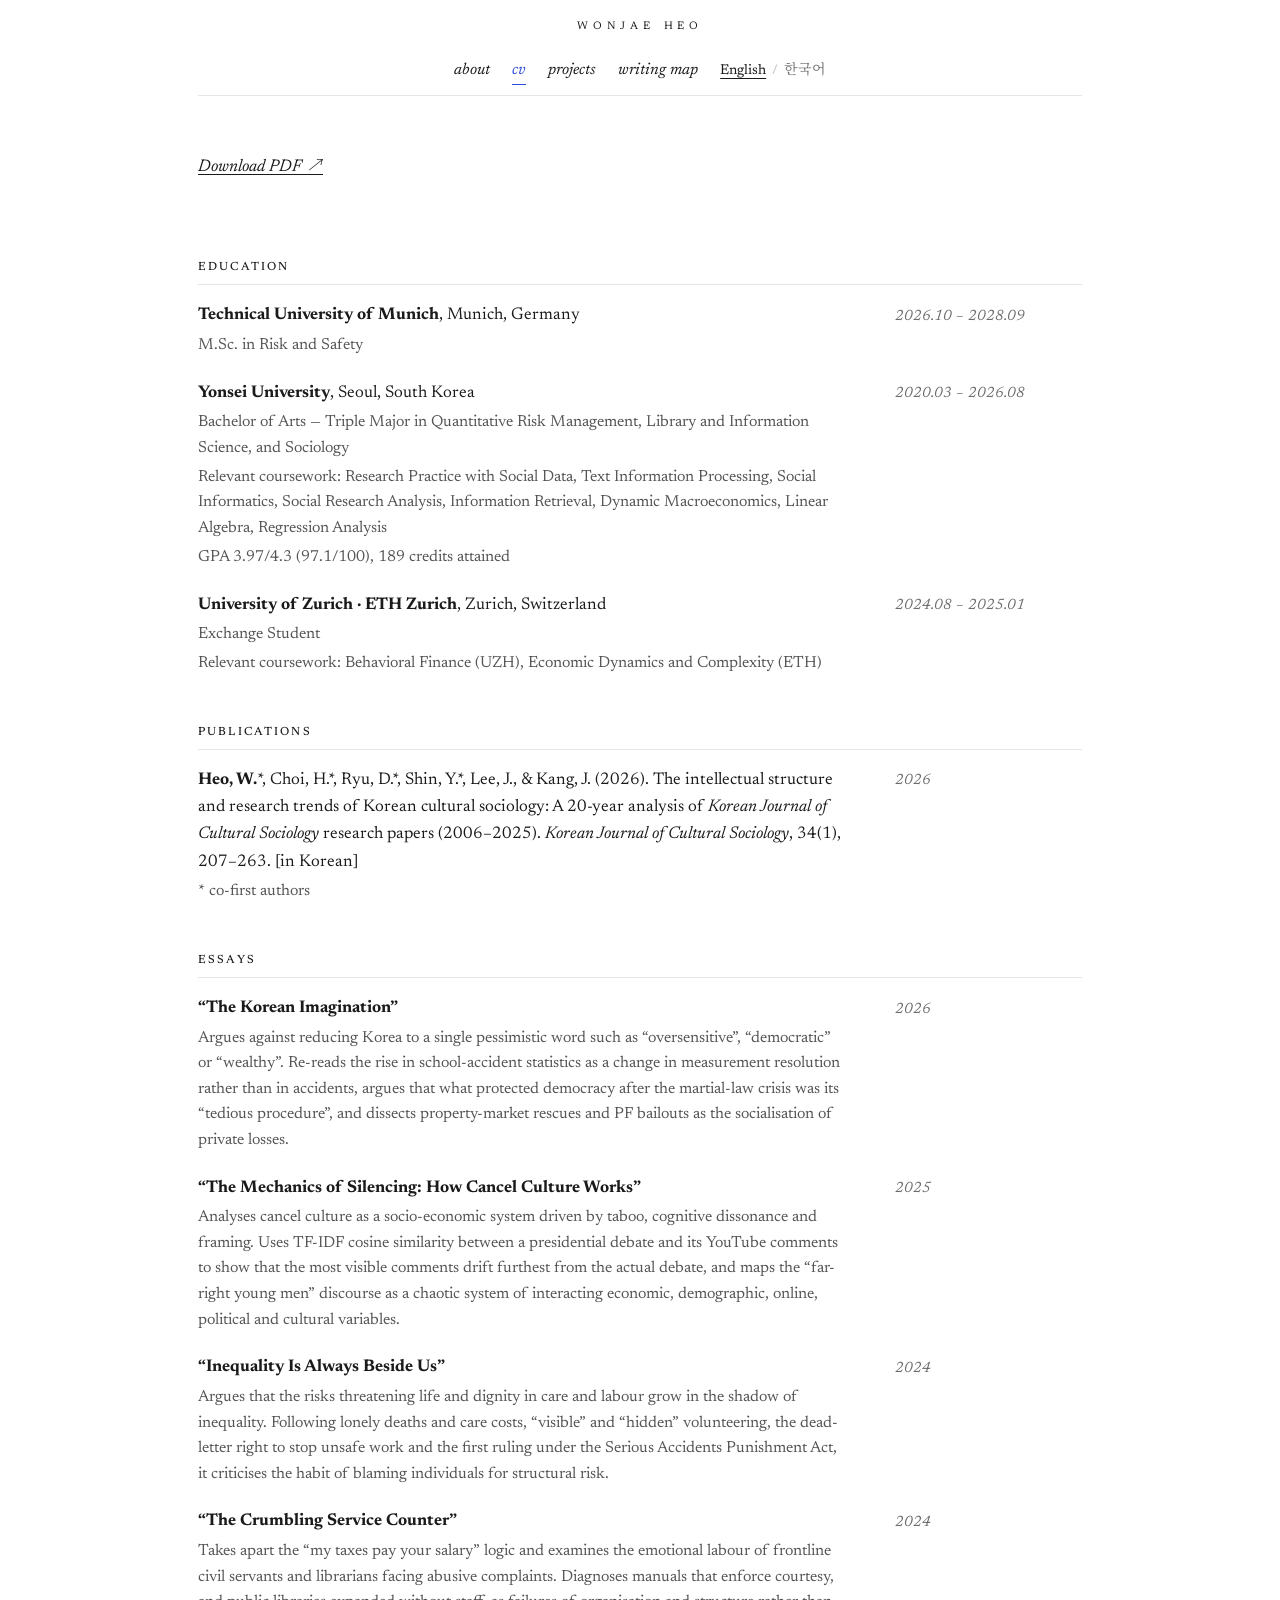
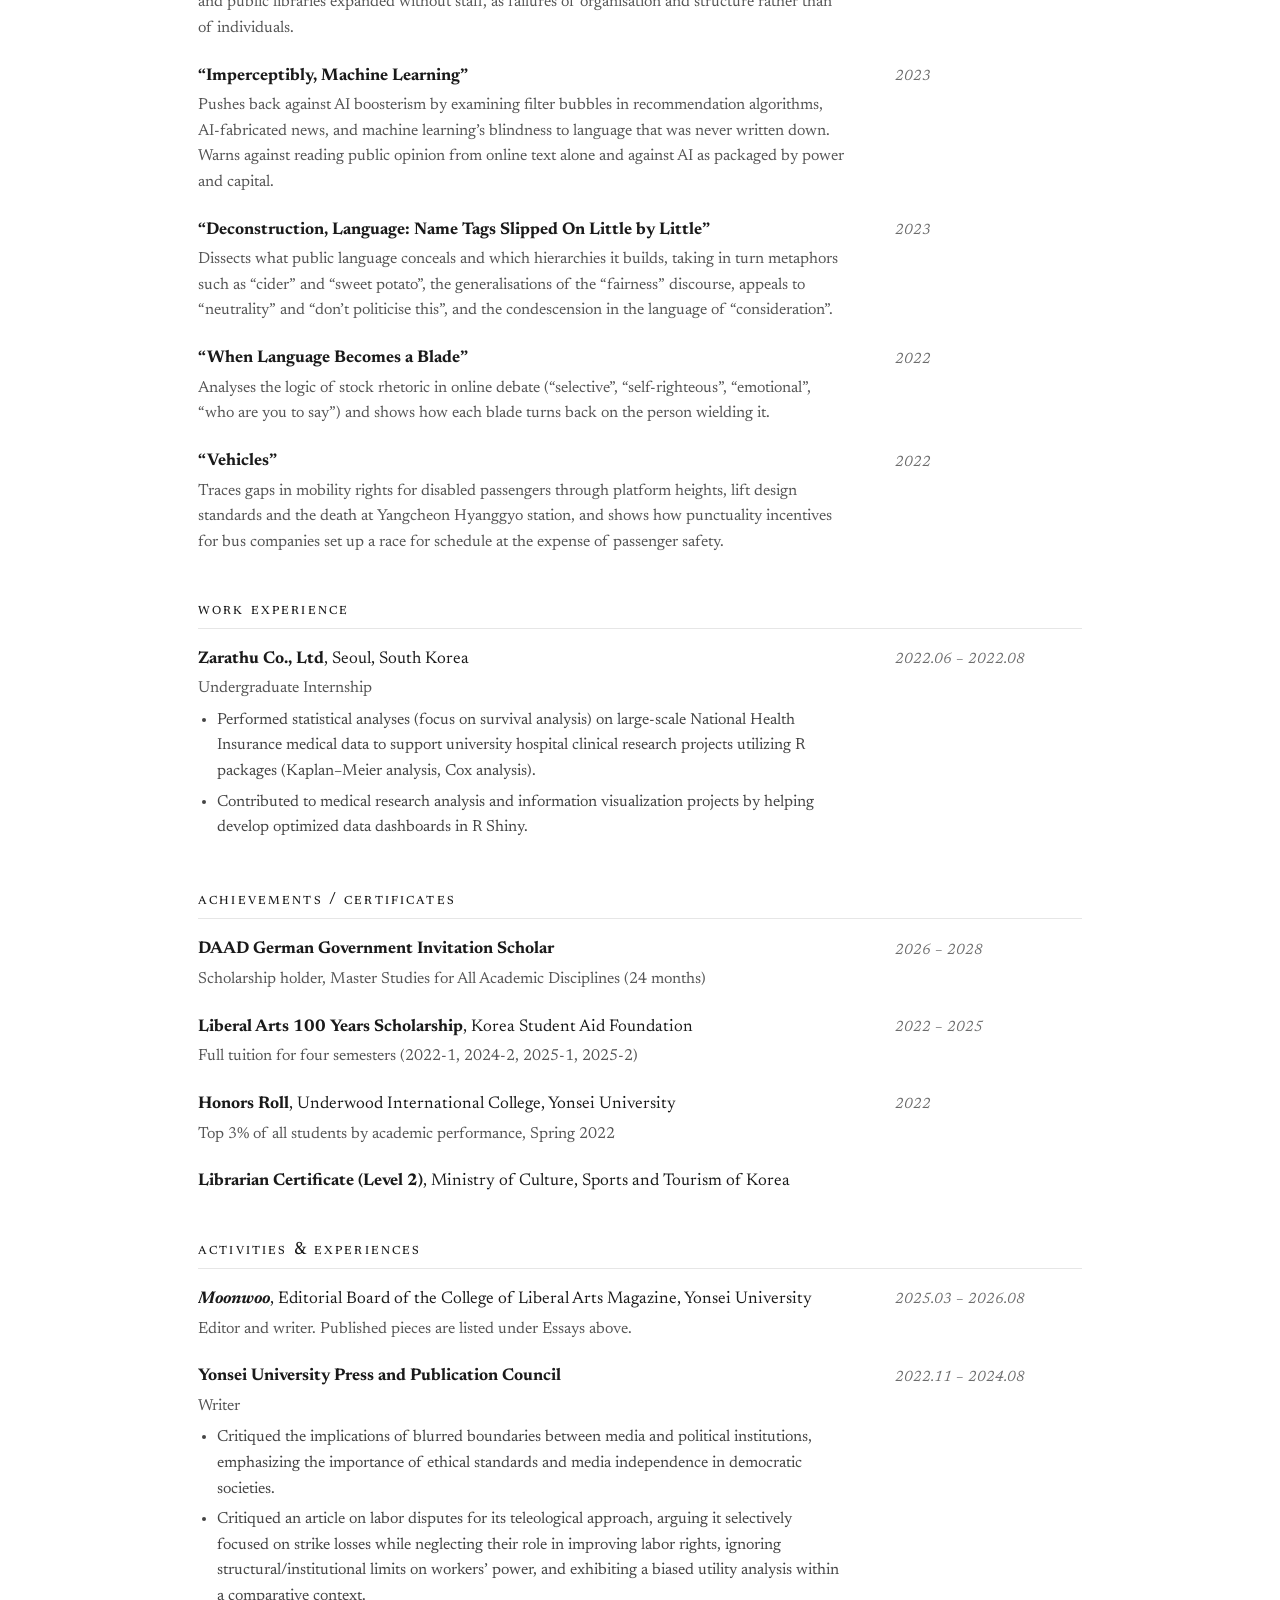
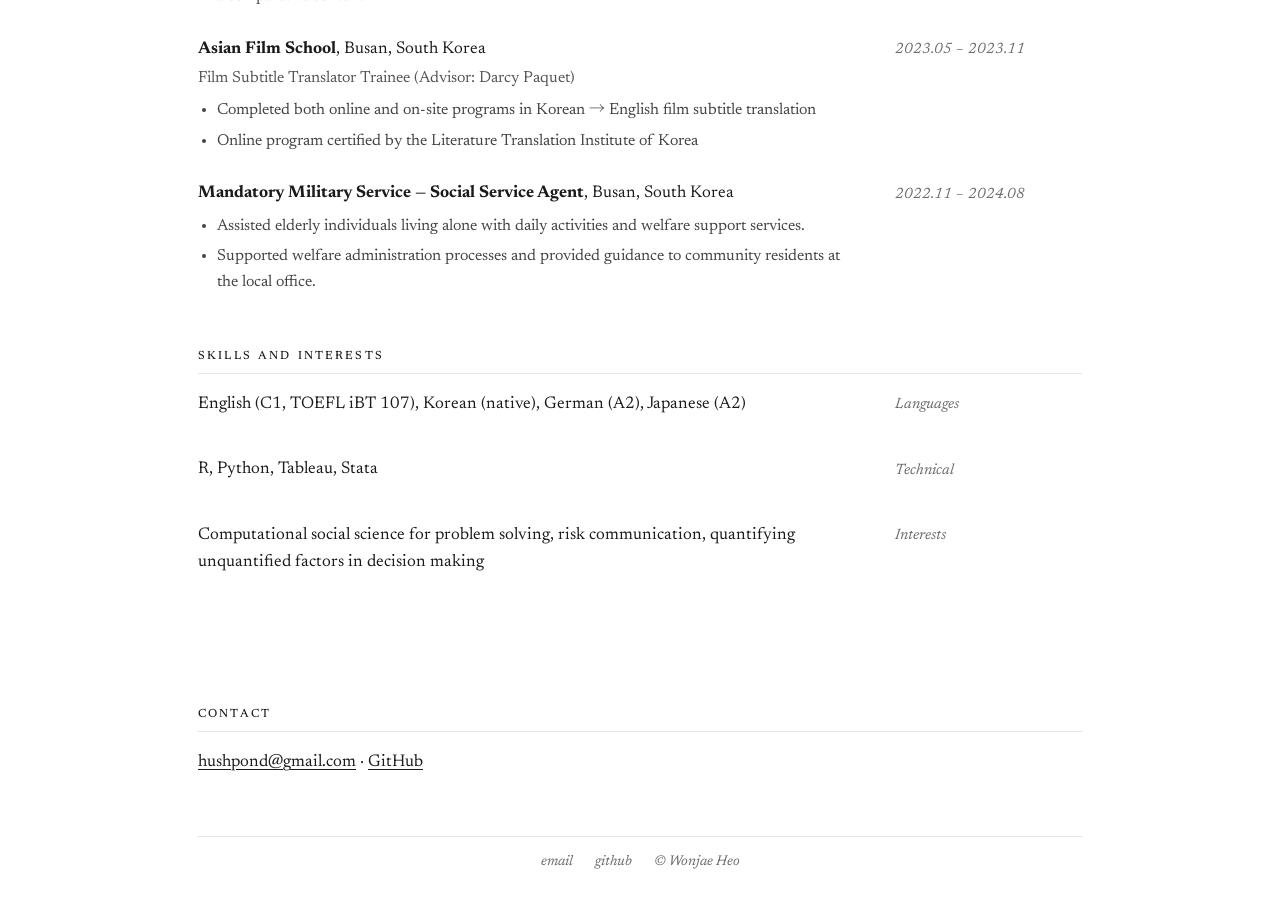
<file: cv.html>
<!DOCTYPE html>
<html xmlns="http://www.w3.org/1999/xhtml" lang="en" xml:lang="en"><head>

<meta charset="utf-8">
<meta name="generator" content="quarto-1.10.20">

<meta name="viewport" content="width=device-width, initial-scale=1.0, user-scalable=yes">


<title>CV – Wonjae Heo</title>
<style>
/* Default styles provided by pandoc.
** See https://pandoc.org/MANUAL.html#variables-for-html for config info.
*/
span.smallcaps{font-variant: small-caps;}
div.columns{display: flex; gap: 1.5em;}
div.column{flex: auto;}
@media screen {
div.columns{gap: min(4vw, 1.5em);}
div.column{overflow-x: auto;}
}
div.hanging-indent{margin-left: 1.5em; text-indent: -1.5em;}
ul.task-list{list-style: none;}
ul.task-list li input[type="checkbox"] {
  width: 0.8em;
  margin: 0 0.8em 0.2em -1em; /* quarto-specific, see https://github.com/quarto-dev/quarto-cli/issues/4556 */ 
  vertical-align: middle;
}
</style>


<script src="site_libs/quarto-nav/quarto-nav.js"></script>
<script src="site_libs/clipboard/clipboard.min.js"></script>
<script src="site_libs/quarto-search/autocomplete.umd.js"></script>
<script src="site_libs/quarto-search/fuse.min.js"></script>
<script src="site_libs/quarto-search/quarto-search.js"></script>
<meta name="quarto:offset" content="./">
<script src="site_libs/quarto-html/quarto.js" type="module"></script>
<script src="site_libs/quarto-html/tabsets/tabsets.js" type="module"></script>
<script src="site_libs/quarto-html/popper.min.js"></script>
<script src="site_libs/quarto-html/tippy.umd.min.js"></script>
<link href="site_libs/quarto-html/tippy.css" rel="stylesheet">
<link href="site_libs/quarto-html/quarto-syntax-highlighting-17888a1159294d3eb470f19f6f52f5a5.css" rel="stylesheet" id="quarto-text-highlighting-styles">
<script src="site_libs/bootstrap/bootstrap.min.js"></script>
<link href="site_libs/bootstrap/bootstrap-icons.css" rel="stylesheet">
<link href="site_libs/bootstrap/bootstrap-eaa9f0f1ee71985dfc23c62baaada073.min.css" rel="stylesheet" append-hash="true" id="quarto-bootstrap" data-mode="light">
<script id="quarto-search-options" type="application/json">{
  "location": "sidebar",
  "copy-button": false,
  "collapse-after": 3,
  "panel-placement": "start",
  "type": "textbox",
  "limit": 50,
  "keyboard-shortcut": [
    "f",
    "/",
    "s"
  ],
  "show-item-context": false,
  "language": {
    "search-no-results-text": "No results",
    "search-matching-documents-text": "matching documents",
    "search-copy-link-title": "Copy link to search",
    "search-hide-matches-text": "Hide additional matches",
    "search-more-match-text": "more match in this document",
    "search-more-matches-text": "more matches in this document",
    "search-clear-button-title": "Clear",
    "search-text-placeholder": "",
    "search-detached-cancel-button-title": "Cancel",
    "search-submit-button-title": "Submit",
    "search-label": "Search"
  }
}</script>
<script>
  /* 언어: English 기본. 저장된 선택이 있으면 그것을 쓴다. 화면이 그려지기 전에 정해서 깜빡임을 막는다. */
  (function () {
    var l = 'en';
    try { if (localStorage.getItem('wj-lang') === 'ko') l = 'ko'; } catch (e) {}
    document.documentElement.setAttribute('data-lang', l);
  })();
</script>


<link rel="stylesheet" href="styles.css">
</head>

<body class="fullcontent quarto-light">

<div id="quarto-search-results"></div>
<!-- content -->
<div id="quarto-content" class="quarto-container page-layout-custom">
<!-- sidebar -->
<!-- margin-sidebar -->
<!-- main -->
<header class="mg-header">
  <a class="mg-name" data-href="index.html" href="./index.html">Wonjae Heo</a>
  <nav class="mg-nav" aria-label="Main">
    <div class="mg-links">
      <a data-href="index.html" href="./index.html"><span class="en">about</span><span class="ko" lang="ko">소개</span></a>
      <a data-href="cv.html" href="./cv.html"><span class="en">cv</span><span class="ko" lang="ko">이력</span></a>
      <a data-href="projects.html" data-section="projects" href="./projects.html"><span class="en">projects</span><span class="ko" lang="ko">프로젝트</span></a>
      <a data-href="writing-map.html" href="./writing-map.html"><span class="en">writing map</span><span class="ko" lang="ko">글 지도</span></a>
    </div>
    <div class="mg-lang" role="group" aria-label="Language">
      <button type="button" data-l="en" aria-pressed="true">English</button>
      <span aria-hidden="true">/</span>
      <button type="button" data-l="ko" aria-pressed="false" lang="ko">한국어</button>
    </div>
  </nav>
</header>

<header id="title-block-header">
<h1 class="title display-7">CV</h1>

</header>


<div class="cv-pdf">
<p><span class="en"><a href="cv.pdf">Download PDF ↗</a></span><span class="ko" lang="ko"><a href="cv.pdf">PDF 내려받기 ↗</a></span></p>
</div>
<div class="cell">
<div class="cell-output-display">
<section id="학력education" class="level2 cv-h">
<h2 class="cv-h" data-anchor-id="학력education"><span class="ko" lang="ko">학력</span><span class="en">Education</span></h2>
<div class="cv-row">
<div class="cv-main">
<div class="ko" lang="ko">
<p><strong>뮌헨공과대학교</strong>, 독일 뮌헨</p>
<p>Risk and Safety 석사과정</p>
</div>
<div class="en">
<p><strong>Technical University of Munich</strong>, Munich, Germany</p>
<p>M.Sc. in Risk and Safety</p>
</div>
</div>
<p><span class="cv-when">2026.10 – 2028.09</span></p>
</div>
<div class="cv-row">
<div class="cv-main">
<div class="ko" lang="ko">
<p><strong>연세대학교</strong>, 서울</p>
<p>학사 — 계량위험관리·문헌정보학·사회학 3중전공</p>
<p>주요 수강 과목: 소셜데이터조사분석, 텍스트정보처리론, 사회정보학, 사회조사분석, 정보검색론, 거시경제동학, 선형대수, 회귀분석</p>
<p>평점 3.97/4.3 (97.1/100), 189학점 이수</p>
</div>
<div class="en">
<p><strong>Yonsei University</strong>, Seoul, South Korea</p>
<p>Bachelor of Arts — Triple Major in Quantitative Risk Management, Library and Information Science, and Sociology</p>
<p>Relevant coursework: Research Practice with Social Data, Text Information Processing, Social Informatics, Social Research Analysis, Information Retrieval, Dynamic Macroeconomics, Linear Algebra, Regression Analysis</p>
<p>GPA 3.97/4.3 (97.1/100), 189 credits attained</p>
</div>
</div>
<p><span class="cv-when">2020.03 – 2026.08</span></p>
</div>
<div class="cv-row">
<div class="cv-main">
<div class="ko" lang="ko">
<p><strong>취리히 대학교 · 취리히 연방공과대학교(ETH Zürich)</strong>, 스위스 취리히</p>
<p>교환학생</p>
<p>주요 수강 과목: Behavioral Finance(UZH), Economic Dynamics and Complexity(ETH)</p>
</div>
<div class="en">
<p><strong>University of Zurich · ETH Zurich</strong>, Zurich, Switzerland</p>
<p>Exchange Student</p>
<p>Relevant coursework: Behavioral Finance (UZH), Economic Dynamics and Complexity (ETH)</p>
</div>
</div>
<p><span class="cv-when">2024.08 – 2025.01</span></p>
</div>
</section>
<section id="논문publications" class="level2 cv-h">
<h2 class="cv-h" data-anchor-id="논문publications"><span class="ko" lang="ko">논문</span><span class="en">Publications</span></h2>
<div class="cv-row">
<div class="cv-main">
<div class="ko" lang="ko">
<p><strong>허원재</strong>*, 최한나*, 유다영*, 신예지*, 이진철, 강정한. (2026). 한국문화사회학회 20년의 연구 발자취 분석: 국가와 이론에서 공간과 일상으로. 『문화와사회』 34(1), 207–263.</p>
<p>* 공동 제1저자</p>
</div>
<div class="en">
<p><strong>Heo, W.</strong>*, Choi, H.*, Ryu, D.*, Shin, Y.*, Lee, J., &amp; Kang, J. (2026). The intellectual structure and research trends of Korean cultural sociology: A 20-year analysis of <em>Korean Journal of Cultural Sociology</em> research papers (2006–2025). <em>Korean Journal of Cultural Sociology</em>, 34(1), 207–263. [in Korean]</p>
<p>* co-first authors</p>
</div>
</div>
<p><span class="cv-when">2026</span></p>
</div>
</section>
<section id="글essays" class="level2 cv-h">
<h2 class="cv-h" data-anchor-id="글essays"><span class="ko" lang="ko">글</span><span class="en">Essays</span></h2>
<div class="cv-row">
<div class="cv-main">
<div class="ko" lang="ko">
<p><strong>「한국적 상상력」</strong></p>
<p>한국 사회를 ‘예민함’, ‘민주주의’, ‘부유함’ 같은 한 단어로 환원하는 비관적 진단을 비판한다. 학교안전사고 통계의 증가를 사고 자체의 증가가 아니라 측정 해상도의 변화로 다시 읽고, 계엄 이후 민주주의를 지킨 것은 ‘지루한 절차’였다고 논하며, 부동산 부양과 PF 구제를 손실의 사회화로 해부한다.</p>
</div>
<div class="en">
<p><strong>“The Korean Imagination”</strong></p>
<p>Argues against reducing Korea to a single pessimistic word such as “oversensitive”, “democratic” or “wealthy”. Re-reads the rise in school-accident statistics as a change in measurement resolution rather than in accidents, argues that what protected democracy after the martial-law crisis was its “tedious procedure”, and dissects property-market rescues and PF bailouts as the socialisation of private losses.</p>
</div>
</div>
<p><span class="cv-when">2026</span></p>
</div>
<div class="cv-row">
<div class="cv-main">
<div class="ko" lang="ko">
<p><strong>「입틀막의 역학: 캔슬 컬처는 어떻게 작동하는가」</strong></p>
<p>캔슬 컬처를 금기, 인지부조화, 프레이밍이 작동하는 사회경제적 시스템으로 분석한다. 대선 토론 발언과 유튜브 댓글 사이의 TF-IDF 코사인 유사도로 노출이 많은 상위 댓글일수록 실제 논쟁에서 멀어짐을 보이고, ‘이대남 극우론’을 경제·인구·온라인·정치·문화 변수가 얽힌 카오스 모형으로 도식화한다.</p>
</div>
<div class="en">
<p><strong>“The Mechanics of Silencing: How Cancel Culture Works”</strong></p>
<p>Analyses cancel culture as a socio-economic system driven by taboo, cognitive dissonance and framing. Uses TF-IDF cosine similarity between a presidential debate and its YouTube comments to show that the most visible comments drift furthest from the actual debate, and maps the “far-right young men” discourse as a chaotic system of interacting economic, demographic, online, political and cultural variables.</p>
</div>
</div>
<p><span class="cv-when">2025</span></p>
</div>
<div class="cv-row">
<div class="cv-main">
<div class="ko" lang="ko">
<p><strong>「불평등은 언제나 우리 곁에」</strong></p>
<p>돌봄과 노동 현장에서 생명과 존엄을 위협하는 ‘절박한 위험’이 불평등의 그늘에서 자란다고 본다. 고독사와 간병비, ‘양지’와 ‘음지’의 봉사, 사문화된 작업중지권과 중대재해처벌법 1호 판결을 따라가며, 구조적 위험을 개인의 탓으로 돌리는 방식을 비판한다.</p>
</div>
<div class="en">
<p><strong>“Inequality Is Always Beside Us”</strong></p>
<p>Argues that the risks threatening life and dignity in care and labour grow in the shadow of inequality. Following lonely deaths and care costs, “visible” and “hidden” volunteering, the dead-letter right to stop unsafe work and the first ruling under the Serious Accidents Punishment Act, it criticises the habit of blaming individuals for structural risk.</p>
</div>
</div>
<p><span class="cv-when">2024</span></p>
</div>
<div class="cv-row">
<div class="cv-main">
<div class="ko" lang="ko">
<p><strong>「무너지는 민원대」</strong></p>
<p>‘내 세금으로 먹고사는 공무원’이라는 논리의 오류를 짚고, 악성 민원에 노출된 일선 공무원과 사서의 감정노동을 다룬다. 친절을 강요하는 매뉴얼과 인력 없이 늘어난 공공도서관을 개인이 아닌 조직과 구조의 실패로 진단한다.</p>
</div>
<div class="en">
<p><strong>“The Crumbling Service Counter”</strong></p>
<p>Takes apart the “my taxes pay your salary” logic and examines the emotional labour of frontline civil servants and librarians facing abusive complaints. Diagnoses manuals that enforce courtesy, and public libraries expanded without staff, as failures of organisation and structure rather than of individuals.</p>
</div>
</div>
<p><span class="cv-when">2024</span></p>
</div>
<div class="cv-row">
<div class="cv-main">
<div class="ko" lang="ko">
<p><strong>「시나브로, 기계학습」</strong></p>
<p>AI 예찬 담론에 맞서 추천 알고리즘의 필터버블과 AI로 만든 가짜뉴스, 명문화되지 않은 언어를 학습할 수 없는 기계학습의 한계를 짚는다. 온라인 텍스트만으로 여론을 읽으려는 시도와 권력·자본이 포장한 AI를 경계한다.</p>
</div>
<div class="en">
<p><strong>“Imperceptibly, Machine Learning”</strong></p>
<p>Pushes back against AI boosterism by examining filter bubbles in recommendation algorithms, AI-fabricated news, and machine learning’s blindness to language that was never written down. Warns against reading public opinion from online text alone and against AI as packaged by power and capital.</p>
</div>
</div>
<p><span class="cv-when">2023</span></p>
</div>
<div class="cv-row">
<div class="cv-main">
<div class="ko" lang="ko">
<p><strong>「해체, 언어: 슬금슬금 이름표 붙이기」</strong></p>
<p>공론장의 언어가 무엇을 가리고 어떤 위계를 만드는지 해부한다. ‘사이다’와 ‘고구마’ 같은 은유, ‘공정’ 담론의 일반화, ‘중립’과 ‘정치적으로 활용하지 말라’는 수사, ‘배려’라는 시혜적 언어를 차례로 다룬다.</p>
</div>
<div class="en">
<p><strong>“Deconstruction, Language: Name Tags Slipped On Little by Little”</strong></p>
<p>Dissects what public language conceals and which hierarchies it builds, taking in turn metaphors such as “cider” and “sweet potato”, the generalisations of the “fairness” discourse, appeals to “neutrality” and “don’t politicise this”, and the condescension in the language of “consideration”.</p>
</div>
</div>
<p><span class="cv-when">2023</span></p>
</div>
<div class="cv-row">
<div class="cv-main">
<div class="ko" lang="ko">
<p><strong>「언어가 칼날이 될 때」</strong></p>
<p>온라인 공론장의 정형화된 레토릭인 ‘선택적’, ‘선민의식’, ‘감성적’, ‘자격’의 논리 구조를 분석하고, 그 칼끝이 비판하는 사람 자신에게 되돌아오는 방식을 보여 준다.</p>
</div>
<div class="en">
<p><strong>“When Language Becomes a Blade”</strong></p>
<p>Analyses the logic of stock rhetoric in online debate (“selective”, “self-righteous”, “emotional”, “who are you to say”) and shows how each blade turns back on the person wielding it.</p>
</div>
</div>
<p><span class="cv-when">2022</span></p>
</div>
<div class="cv-row">
<div class="cv-main">
<div class="ko" lang="ko">
<p><strong>「탈 것」</strong></p>
<p>저상홈, 엘리베이터 설계 기준, 양천향교역 사고를 통해 교통약자 이동권의 공백을 짚고, 버스 배차 인센티브가 승객 안전을 담보로 정시성 경쟁을 낳는 구조를 다룬다.</p>
</div>
<div class="en">
<p><strong>“Vehicles”</strong></p>
<p>Traces gaps in mobility rights for disabled passengers through platform heights, lift design standards and the death at Yangcheon Hyanggyo station, and shows how punctuality incentives for bus companies set up a race for schedule at the expense of passenger safety.</p>
</div>
</div>
<p><span class="cv-when">2022</span></p>
</div>
</section>
<section id="경력work-experience" class="level2 cv-h">
<h2 class="cv-h" data-anchor-id="경력work-experience"><span class="ko" lang="ko">경력</span><span class="en">Work Experience</span></h2>
<div class="cv-row">
<div class="cv-main">
<div class="ko" lang="ko">
<p><strong>차라투(주)</strong>, 서울</p>
<p>학부 인턴</p>
<ul>
<li>대학병원 임상 연구 지원을 위해 국민건강보험 대규모 의료 데이터에 대한 통계 분석(생존분석 중심: Kaplan–Meier 분석, Cox 분석)을 R로 수행</li>
<li>R Shiny 기반 최적화된 데이터 대시보드 개발에 참여하여, 의료연구 분석 및 정보시각화 프로젝트에 기여</li>
</ul>
</div>
<div class="en">
<p><strong>Zarathu Co., Ltd</strong>, Seoul, South Korea</p>
<p>Undergraduate Internship</p>
<ul>
<li>Performed statistical analyses (focus on survival analysis) on large-scale National Health Insurance medical data to support university hospital clinical research projects utilizing R packages (Kaplan–Meier analysis, Cox analysis).</li>
<li>Contributed to medical research analysis and information visualization projects by helping develop optimized data dashboards in R Shiny.</li>
</ul>
</div>
</div>
<p><span class="cv-when">2022.06 – 2022.08</span></p>
</div>
</section>
<section id="장학-수상-자격achievements-certificates" class="level2 cv-h">
<h2 class="cv-h" data-anchor-id="장학-수상-자격achievements-certificates"><span class="ko" lang="ko">장학 · 수상 · 자격</span><span class="en">Achievements / Certificates</span></h2>
<div class="cv-row">
<div class="cv-main">
<div class="ko" lang="ko">
<p><strong>DAAD 독일정부초청장학생</strong></p>
<p>전 학문 분야 석사과정 장학생 (24개월)</p>
</div>
<div class="en">
<p><strong>DAAD German Government Invitation Scholar</strong></p>
<p>Scholarship holder, Master Studies for All Academic Disciplines (24 months)</p>
</div>
</div>
<p><span class="cv-when">2026 – 2028</span></p>
</div>
<div class="cv-row">
<div class="cv-main">
<div class="ko" lang="ko">
<p><strong>인문100년장학금</strong>, 한국장학재단</p>
<p>4개 학기 등록금 전액 지원 (2022-1, 2024-2, 2025-1, 2025-2)</p>
</div>
<div class="en">
<p><strong>Liberal Arts 100 Years Scholarship</strong>, Korea Student Aid Foundation</p>
<p>Full tuition for four semesters (2022-1, 2024-2, 2025-1, 2025-2)</p>
</div>
</div>
<p><span class="cv-when">2022 – 2025</span></p>
</div>
<div class="cv-row">
<div class="cv-main">
<div class="ko" lang="ko">
<p><strong>Honors Roll</strong>, 연세대학교 언더우드국제대학</p>
<p>2022년 1학기 학업 성적 전체 상위 3%</p>
</div>
<div class="en">
<p><strong>Honors Roll</strong>, Underwood International College, Yonsei University</p>
<p>Top 3% of all students by academic performance, Spring 2022</p>
</div>
</div>
<p><span class="cv-when">2022</span></p>
</div>
<div class="cv-row">
<div class="cv-main">
<div class="ko" lang="ko">
<p><strong>2급 정사서 자격증</strong>, 문화체육관광부</p>
</div>
<div class="en">
<p><strong>Librarian Certificate (Level 2)</strong>, Ministry of Culture, Sports and Tourism of Korea</p>
</div>
</div>
<p><span class="cv-when"></span></p>
</div>
</section>
<section id="활동activities-experiences" class="level2 cv-h">
<h2 class="cv-h" data-anchor-id="활동activities-experiences"><span class="ko" lang="ko">활동</span><span class="en">Activities &amp; Experiences</span></h2>
<div class="cv-row">
<div class="cv-main">
<div class="ko" lang="ko">
<p><strong>『문우』</strong>, 연세대학교 문과대학 교지편집위원회</p>
<p>편집위원 겸 필진. 게재한 글은 위 ‘글’ 항목에 정리.</p>
</div>
<div class="en">
<p><strong><em>Moonwoo</em></strong>, Editorial Board of the College of Liberal Arts Magazine, Yonsei University</p>
<p>Editor and writer. Published pieces are listed under Essays above.</p>
</div>
</div>
<p><span class="cv-when">2025.03 – 2026.08</span></p>
</div>
<div class="cv-row">
<div class="cv-main">
<div class="ko" lang="ko">
<p><strong>연세대학교 언론출판협의회</strong></p>
<p>필진</p>
<ul>
<li>언론과 정치 제도의 경계가 흐려지는 현상의 함의를 비판하고, 민주 사회에서 윤리 기준과 언론 독립성의 중요성을 강조</li>
<li>노동쟁의 관련 기사의 목적론적 접근을 비판: 파업 손실에만 선택적으로 주목해 노동권 개선에서 파업이 해온 역할을 외면하고, 노동자 권력에 대한 구조적·제도적 제약을 무시하며, 비교 맥락에서 편향된 효용 분석을 보인다고 논증</li>
</ul>
</div>
<div class="en">
<p><strong>Yonsei University Press and Publication Council</strong></p>
<p>Writer</p>
<ul>
<li>Critiqued the implications of blurred boundaries between media and political institutions, emphasizing the importance of ethical standards and media independence in democratic societies.</li>
<li>Critiqued an article on labor disputes for its teleological approach, arguing it selectively focused on strike losses while neglecting their role in improving labor rights, ignoring structural/institutional limits on workers’ power, and exhibiting a biased utility analysis within a comparative context.</li>
</ul>
</div>
</div>
<p><span class="cv-when">2022.11 – 2024.08</span></p>
</div>
<div class="cv-row">
<div class="cv-main">
<div class="ko" lang="ko">
<p><strong>부산아시아영화학교</strong>, 부산</p>
<p>영화 자막 번역 연수생 (지도: 달시 파켓)</p>
<ul>
<li>한→영 영화 자막 번역 온라인·현장 과정 수료</li>
<li>온라인 과정은 한국문학번역원 인증</li>
</ul>
</div>
<div class="en">
<p><strong>Asian Film School</strong>, Busan, South Korea</p>
<p>Film Subtitle Translator Trainee (Advisor: Darcy Paquet)</p>
<ul>
<li>Completed both online and on-site programs in Korean → English film subtitle translation</li>
<li>Online program certified by the Literature Translation Institute of Korea</li>
</ul>
</div>
</div>
<p><span class="cv-when">2023.05 – 2023.11</span></p>
</div>
<div class="cv-row">
<div class="cv-main">
<div class="ko" lang="ko">
<p><strong>병역 — 사회복무요원</strong>, 부산</p>
<ul>
<li>독거노인의 일상생활 및 복지 지원 서비스 보조</li>
<li>행정복지센터에서 복지 행정 업무 지원 및 주민 안내</li>
</ul>
</div>
<div class="en">
<p><strong>Mandatory Military Service — Social Service Agent</strong>, Busan, South Korea</p>
<ul>
<li>Assisted elderly individuals living alone with daily activities and welfare support services.</li>
<li>Supported welfare administration processes and provided guidance to community residents at the local office.</li>
</ul>
</div>
</div>
<p><span class="cv-when">2022.11 – 2024.08</span></p>
</div>
</section>
<section id="역량-관심-분야skills-and-interests" class="level2 cv-h">
<h2 class="cv-h" data-anchor-id="역량-관심-분야skills-and-interests"><span class="ko" lang="ko">역량 · 관심 분야</span><span class="en">Skills and Interests</span></h2>
<div class="cv-row">
<div class="cv-main">
<div class="ko" lang="ko">
<p>영어 (C1, TOEFL iBT 107), 한국어 (모국어), 독일어 (A2), 일본어 (A2)</p>
</div>
<div class="en">
<p>English (C1, TOEFL iBT 107), Korean (native), German (A2), Japanese (A2)</p>
</div>
</div>
<p><span class="cv-when">Languages</span></p>
</div>
<div class="cv-row">
<div class="cv-main">
<div class="ko" lang="ko">
<p>R, Python, Tableau, Stata</p>
</div>
<div class="en">
<p>R, Python, Tableau, Stata</p>
</div>
</div>
<p><span class="cv-when">Technical</span></p>
</div>
<div class="cv-row">
<div class="cv-main">
<div class="ko" lang="ko">
<p>문제 해결을 위한 계산사회과학, 위험 커뮤니케이션, 의사결정에서 정량화되지 않은 요인의 정량화</p>
</div>
<div class="en">
<p>Computational social science for problem solving, risk communication, quantifying unquantified factors in decision making</p>
</div>
</div>
<p><span class="cv-when">Interests</span></p>
</div>
</section>
</div>
</div>
<section id="contact" class="level2 cv-h">
<h2 class="cv-h" data-anchor-id="contact"><span class="en">Contact</span><span class="ko" lang="ko">연락처</span></h2>
<p><a href="mailto:hushpond@gmail.com">hushpond@gmail.com</a> · <a href="https://github.com/hushpond">GitHub</a></p>


</section>


<footer class="mg-footer">
  <a href="mailto:hushpond@gmail.com">email</a>
  <a href="https://github.com/hushpond">github</a>
  <span>© Wonjae Heo</span>
</footer>
<script>
(function () {
  /* 1) 하위 폴더 페이지에서도 메뉴 링크가 맞도록 Quarto가 넣어 주는 경로 오프셋을 붙인다 */
  var m = document.querySelector('meta[name="quarto:offset"]');
  var off = m ? m.getAttribute('content') : './';
  document.querySelectorAll('.mg-header a[data-href]').forEach(function (a) {
    a.setAttribute('href', off + a.getAttribute('data-href'));
  });
  /* 2) 현재 페이지 메뉴 표시 */
  var norm = function (p) { return p.replace(/\/$/, '/index.html'); };
  var here = norm(location.pathname);
  document.querySelectorAll('.mg-links a').forEach(function (a) {
    var target = norm(new URL(a.getAttribute('href'), location.href).pathname);
    var inSection = a.dataset.section && here.indexOf('/' + a.dataset.section + '/') !== -1;
    if (target === here || inSection) a.setAttribute('aria-current', 'page');
  });
  /* 3) 스크롤하면 이름은 올라가고 메뉴 줄만 위에 남도록, 실제 높이를 재서 고정 위치를 맞춘다 */
  var hdr = document.querySelector('.mg-header'), nav = document.querySelector('.mg-nav');
  function pin() { if (hdr && nav) hdr.style.top = (-(nav.offsetTop - hdr.offsetTop) + 0) + 'px'; }
  pin(); window.addEventListener('resize', pin);
  if (document.fonts && document.fonts.ready) document.fonts.ready.then(pin);
  /* 4) 사이트 전체 언어 전환 */
  var root = document.documentElement;
  function setLang(l) {
    root.setAttribute('data-lang', l);
    root.setAttribute('lang', l);
    try { localStorage.setItem('wj-lang', l); } catch (e) {}
    document.querySelectorAll('.mg-lang button').forEach(function (b) {
      b.setAttribute('aria-pressed', String(b.dataset.l === l));
    });
    document.dispatchEvent(new CustomEvent('wj-lang', { detail: l }));
  }
  document.querySelectorAll('.mg-lang button').forEach(function (b) {
    b.addEventListener('click', function () { setLang(b.dataset.l); });
  });
  setLang(root.getAttribute('data-lang') || 'en');
})();
</script>
<script id="quarto-html-after-body" type="application/javascript">
  window.document.addEventListener("DOMContentLoaded", function (event) {
    const isCodeAnnotation = (el) => {
      for (const clz of el.classList) {
        if (clz.startsWith('code-annotation-')) {                     
          return true;
        }
      }
      return false;
    }
    const onCopySuccess = function(e) {
      // button target
      const button = e.trigger;
      // don't keep focus
      button.blur();
      // flash "checked"
      button.classList.add('code-copy-button-checked');
      var currentTitle = button.getAttribute("title");
      button.setAttribute("title", "Copied!");
      let tooltip;
      if (window.bootstrap) {
        button.setAttribute("data-bs-toggle", "tooltip");
        button.setAttribute("data-bs-placement", "left");
        button.setAttribute("data-bs-title", "Copied!");
        tooltip = new bootstrap.Tooltip(button, 
          { trigger: "manual", 
            customClass: "code-copy-button-tooltip",
            offset: [0, -8]});
        tooltip.show();    
      }
      setTimeout(function() {
        if (tooltip) {
          tooltip.hide();
          button.removeAttribute("data-bs-title");
          button.removeAttribute("data-bs-toggle");
          button.removeAttribute("data-bs-placement");
        }
        button.setAttribute("title", currentTitle);
        button.classList.remove('code-copy-button-checked');
      }, 1000);
      // clear code selection
      e.clearSelection();
    }
    const getTextToCopy = function(trigger) {
      const outerScaffold = trigger.parentElement.cloneNode(true);
      const codeEl = outerScaffold.querySelector('code');
      for (const childEl of codeEl.children) {
        if (isCodeAnnotation(childEl)) {
          childEl.remove();
        }
      }
      return codeEl.innerText;
    }
    const clipboard = new window.ClipboardJS('.code-copy-button:not([data-in-quarto-modal])', {
      text: getTextToCopy
    });
    clipboard.on('success', onCopySuccess);
    if (window.document.getElementById('quarto-embedded-source-code-modal')) {
      const clipboardModal = new window.ClipboardJS('.code-copy-button[data-in-quarto-modal]', {
        text: getTextToCopy,
        container: window.document.getElementById('quarto-embedded-source-code-modal')
      });
      clipboardModal.on('success', onCopySuccess);
    }
      var localhostRegex = new RegExp(/^(?:http|https):\/\/localhost\:?[0-9]*\//);
      var mailtoRegex = new RegExp(/^mailto:/);
        var filterRegex = new RegExp("https:\/\/hushpond\.github\.io");
      var isInternal = (href) => {
          return filterRegex.test(href) || localhostRegex.test(href) || mailtoRegex.test(href);
      }
      // Inspect non-navigation links and adorn them if external
     var links = window.document.querySelectorAll('a[href]:not(.nav-link):not(.navbar-brand):not(.toc-action):not(.sidebar-link):not(.sidebar-item-toggle):not(.pagination-link):not(.no-external):not([aria-hidden]):not(.dropdown-item):not(.quarto-navigation-tool):not(.about-link)');
      for (var i=0; i<links.length; i++) {
        const link = links[i];
        if (!isInternal(link.href)) {
          // undo the damage that might have been done by quarto-nav.js in the case of
          // links that we want to consider external
          if (link.dataset.originalHref !== undefined) {
            link.href = link.dataset.originalHref;
          }
            // target, if specified
            link.setAttribute("target", "_blank");
            if (link.getAttribute("rel") === null) {
              link.setAttribute("rel", "noopener");
            }
        }
      }
    function tippyHover(el, contentFn, onTriggerFn, onUntriggerFn) {
      const config = {
        allowHTML: true,
        maxWidth: 500,
        delay: 100,
        arrow: false,
        appendTo: function(el) {
            return el.parentElement;
        },
        interactive: true,
        interactiveBorder: 10,
        theme: 'quarto',
        placement: 'bottom-start',
      };
      if (contentFn) {
        config.content = contentFn;
      }
      if (onTriggerFn) {
        config.onTrigger = onTriggerFn;
      }
      if (onUntriggerFn) {
        config.onUntrigger = onUntriggerFn;
      }
      window.tippy(el, config); 
    }
    const noterefs = window.document.querySelectorAll('a[role="doc-noteref"]');
    for (var i=0; i<noterefs.length; i++) {
      const ref = noterefs[i];
      tippyHover(ref, function() {
        // use id or data attribute instead here
        let href = ref.getAttribute('data-footnote-href') || ref.getAttribute('href');
        try { href = new URL(href).hash; } catch {}
        const id = href.replace(/^#\/?/, "");
        const note = window.document.getElementById(id);
        if (note) {
          return note.innerHTML;
        } else {
          return "";
        }
      });
    }
    const xrefs = window.document.querySelectorAll('a.quarto-xref');
    const processXRef = (id, note) => {
      // Strip column container classes
      const stripColumnClz = (el) => {
        el.classList.remove("page-full", "page-columns");
        if (el.children) {
          for (const child of el.children) {
            stripColumnClz(child);
          }
        }
      }
      stripColumnClz(note)
      if (id === null || id.startsWith('sec-')) {
        // Special case sections, only their first couple elements
        const container = document.createElement("div");
        if (note.children && note.children.length > 2) {
          container.appendChild(note.children[0].cloneNode(true));
          for (let i = 1; i < note.children.length; i++) {
            const child = note.children[i];
            if (child.tagName === "P" && child.innerText === "") {
              continue;
            } else {
              container.appendChild(child.cloneNode(true));
              break;
            }
          }
          if (window.Quarto?.typesetMath) {
            window.Quarto.typesetMath(container);
          }
          return container.innerHTML
        } else {
          if (window.Quarto?.typesetMath) {
            window.Quarto.typesetMath(note);
          }
          return note.innerHTML;
        }
      } else {
        // Remove any anchor links if they are present
        const anchorLink = note.querySelector('a.anchorjs-link');
        if (anchorLink) {
          anchorLink.remove();
        }
        if (window.Quarto?.typesetMath) {
          window.Quarto.typesetMath(note);
        }
        if (note.classList.contains("callout")) {
          return note.outerHTML;
        } else {
          return note.innerHTML;
        }
      }
    }
    for (var i=0; i<xrefs.length; i++) {
      const xref = xrefs[i];
      tippyHover(xref, undefined, function(instance) {
        instance.disable();
        let url = xref.getAttribute('href');
        let hash = undefined; 
        if (url.startsWith('#')) {
          hash = url;
        } else {
          try { hash = new URL(url).hash; } catch {}
        }
        if (hash) {
          const id = hash.replace(/^#\/?/, "");
          const note = window.document.getElementById(id);
          if (note !== null) {
            try {
              const html = processXRef(id, note.cloneNode(true));
              instance.setContent(html);
            } finally {
              instance.enable();
              instance.show();
            }
          } else {
            // See if we can fetch this
            fetch(url.split('#')[0])
            .then(res => res.text())
            .then(html => {
              const parser = new DOMParser();
              const htmlDoc = parser.parseFromString(html, "text/html");
              const note = htmlDoc.getElementById(id);
              if (note !== null) {
                const html = processXRef(id, note);
                instance.setContent(html);
              } 
            }).finally(() => {
              instance.enable();
              instance.show();
            });
          }
        } else {
          // See if we can fetch a full url (with no hash to target)
          // This is a special case and we should probably do some content thinning / targeting
          fetch(url)
          .then(res => res.text())
          .then(html => {
            const parser = new DOMParser();
            const htmlDoc = parser.parseFromString(html, "text/html");
            const note = htmlDoc.querySelector('main.content');
            if (note !== null) {
              // This should only happen for chapter cross references
              // (since there is no id in the URL)
              // remove the first header
              if (note.children.length > 0 && note.children[0].tagName === "HEADER") {
                note.children[0].remove();
              }
              const html = processXRef(null, note);
              instance.setContent(html);
            } 
          }).finally(() => {
            instance.enable();
            instance.show();
          });
        }
      }, function(instance) {
      });
    }
        let selectedAnnoteEl;
        const selectorForAnnotation = ( cell, annotation) => {
          let cellAttr = 'data-code-cell="' + cell + '"';
          let lineAttr = 'data-code-annotation="' +  annotation + '"';
          const selector = 'span[' + cellAttr + '][' + lineAttr + ']';
          return selector;
        }
        const selectCodeLines = (annoteEl) => {
          const doc = window.document;
          const targetCell = annoteEl.getAttribute("data-target-cell");
          const targetAnnotation = annoteEl.getAttribute("data-target-annotation");
          const annoteSpan = window.document.querySelector(selectorForAnnotation(targetCell, targetAnnotation));
          const lines = annoteSpan.getAttribute("data-code-lines").split(",");
          const lineIds = lines.map((line) => {
            return targetCell + "-" + line;
          })
          let top = null;
          let height = null;
          let parent = null;
          if (lineIds.length > 0) {
              //compute the position of the single el (top and bottom and make a div)
              const el = window.document.getElementById(lineIds[0]);
              top = el.offsetTop;
              height = el.offsetHeight;
              parent = el.parentElement.parentElement;
            if (lineIds.length > 1) {
              const lastEl = window.document.getElementById(lineIds[lineIds.length - 1]);
              const bottom = lastEl.offsetTop + lastEl.offsetHeight;
              height = bottom - top;
            }
            if (top !== null && height !== null && parent !== null) {
              // cook up a div (if necessary) and position it 
              let div = window.document.getElementById("code-annotation-line-highlight");
              if (div === null) {
                div = window.document.createElement("div");
                div.setAttribute("id", "code-annotation-line-highlight");
                div.style.position = 'absolute';
                parent.appendChild(div);
              }
              div.style.top = top - 2 + "px";
              div.style.height = height + 4 + "px";
              div.style.left = 0;
              let gutterDiv = window.document.getElementById("code-annotation-line-highlight-gutter");
              if (gutterDiv === null) {
                gutterDiv = window.document.createElement("div");
                gutterDiv.setAttribute("id", "code-annotation-line-highlight-gutter");
                gutterDiv.style.position = 'absolute';
                const codeCell = window.document.getElementById(targetCell);
                const gutter = codeCell.querySelector('.code-annotation-gutter');
                gutter.appendChild(gutterDiv);
              }
              gutterDiv.style.top = top - 2 + "px";
              gutterDiv.style.height = height + 4 + "px";
            }
            selectedAnnoteEl = annoteEl;
          }
        };
        const unselectCodeLines = () => {
          const elementsIds = ["code-annotation-line-highlight", "code-annotation-line-highlight-gutter"];
          elementsIds.forEach((elId) => {
            const div = window.document.getElementById(elId);
            if (div) {
              div.remove();
            }
          });
          selectedAnnoteEl = undefined;
        };
          // Handle positioning of the toggle
      window.addEventListener(
        "resize",
        throttle(() => {
          elRect = undefined;
          if (selectedAnnoteEl) {
            selectCodeLines(selectedAnnoteEl);
          }
        }, 10)
      );
      function throttle(fn, ms) {
      let throttle = false;
      let timer;
        return (...args) => {
          if(!throttle) { // first call gets through
              fn.apply(this, args);
              throttle = true;
          } else { // all the others get throttled
              if(timer) clearTimeout(timer); // cancel #2
              timer = setTimeout(() => {
                fn.apply(this, args);
                timer = throttle = false;
              }, ms);
          }
        };
      }
        // Attach click handler to the DT
        const annoteDls = window.document.querySelectorAll('dt[data-target-cell]');
        for (const annoteDlNode of annoteDls) {
          annoteDlNode.addEventListener('click', (event) => {
            const clickedEl = event.target;
            if (clickedEl !== selectedAnnoteEl) {
              unselectCodeLines();
              const activeEl = window.document.querySelector('dt[data-target-cell].code-annotation-active');
              if (activeEl) {
                activeEl.classList.remove('code-annotation-active');
              }
              selectCodeLines(clickedEl);
              clickedEl.classList.add('code-annotation-active');
            } else {
              // Unselect the line
              unselectCodeLines();
              clickedEl.classList.remove('code-annotation-active');
            }
          });
        }
    const findCites = (el) => {
      const parentEl = el.parentElement;
      if (parentEl) {
        const cites = parentEl.dataset.cites;
        if (cites) {
          return {
            el,
            cites: cites.split(' ')
          };
        } else {
          return findCites(el.parentElement)
        }
      } else {
        return undefined;
      }
    };
    var bibliorefs = window.document.querySelectorAll('a[role="doc-biblioref"]');
    for (var i=0; i<bibliorefs.length; i++) {
      const ref = bibliorefs[i];
      const citeInfo = findCites(ref);
      if (citeInfo) {
        tippyHover(citeInfo.el, function() {
          var popup = window.document.createElement('div');
          citeInfo.cites.forEach(function(cite) {
            var citeDiv = window.document.createElement('div');
            citeDiv.classList.add('hanging-indent');
            citeDiv.classList.add('csl-entry');
            var biblioDiv = window.document.getElementById('ref-' + cite);
            if (biblioDiv) {
              citeDiv.innerHTML = biblioDiv.innerHTML;
            }
            popup.appendChild(citeDiv);
          });
          return popup.innerHTML;
        });
      }
    }
  });
  </script>
</div> <!-- /content -->




</body></html>
</file>
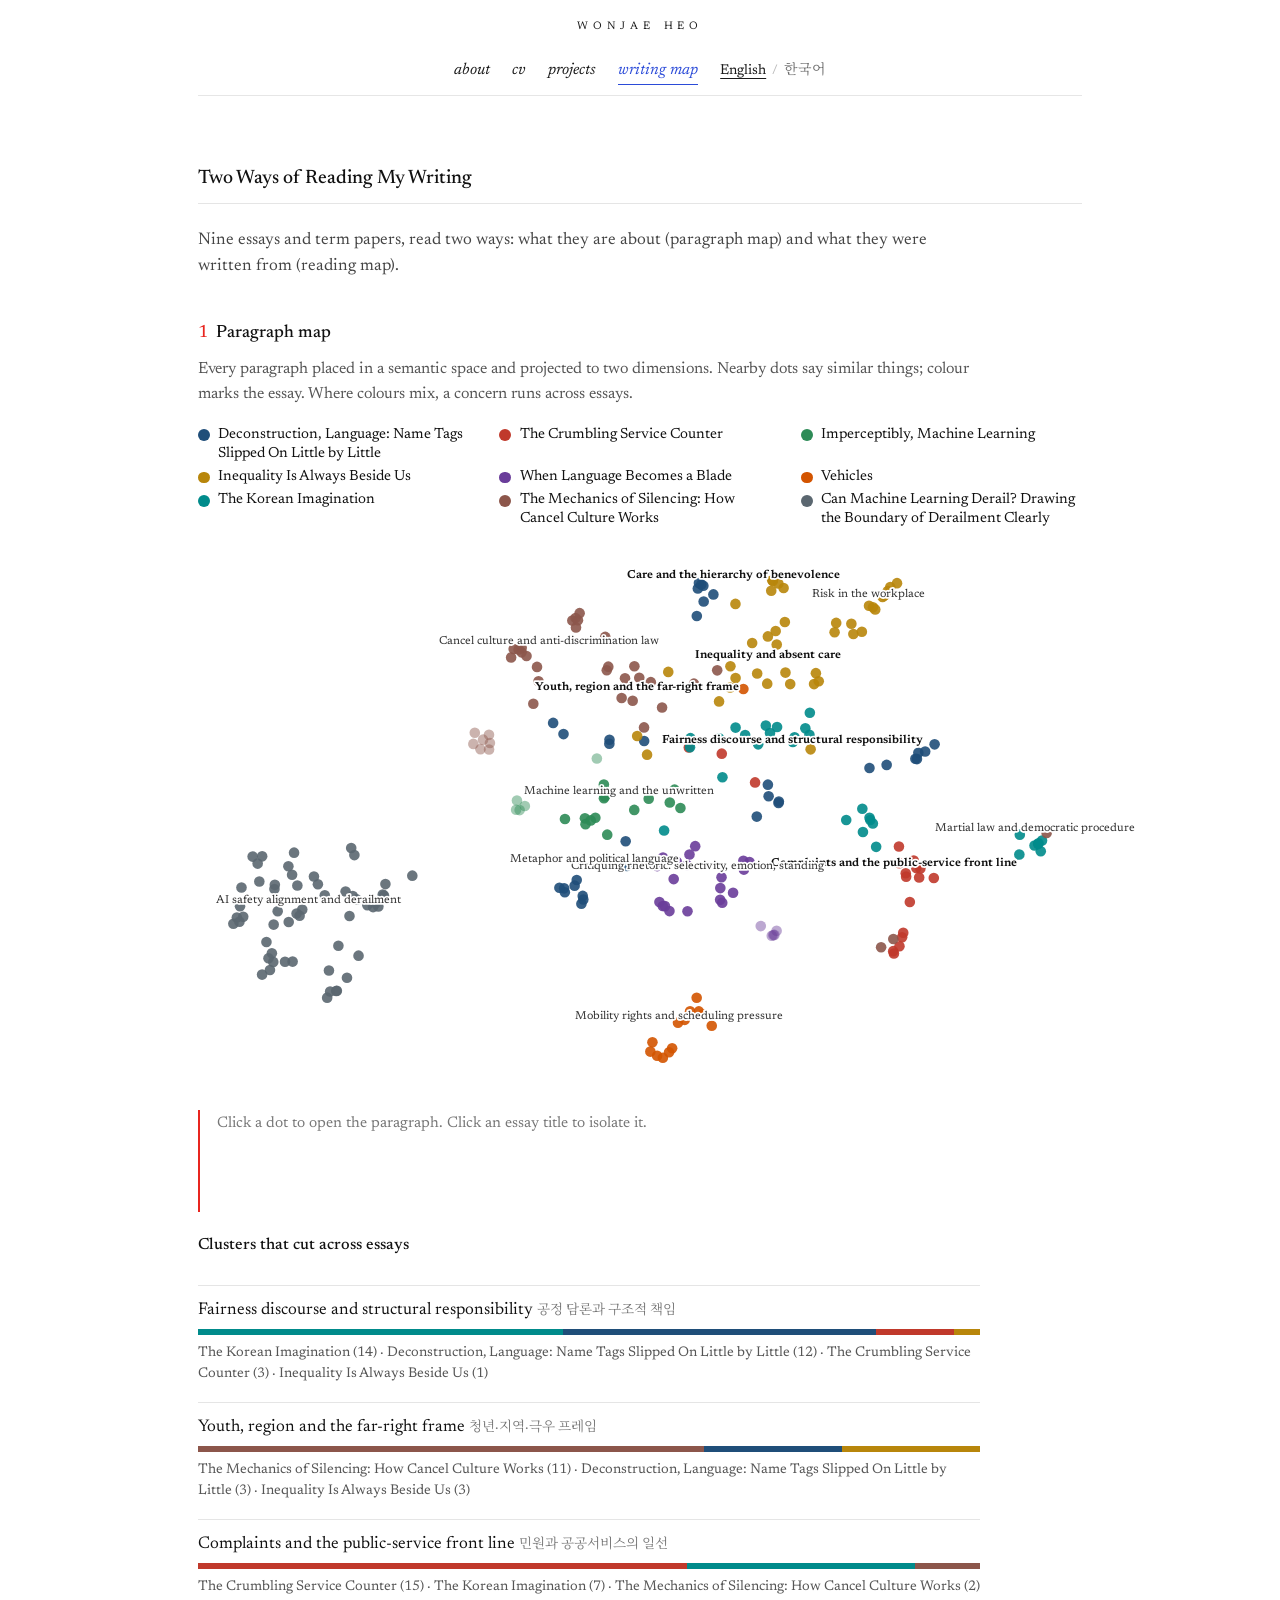
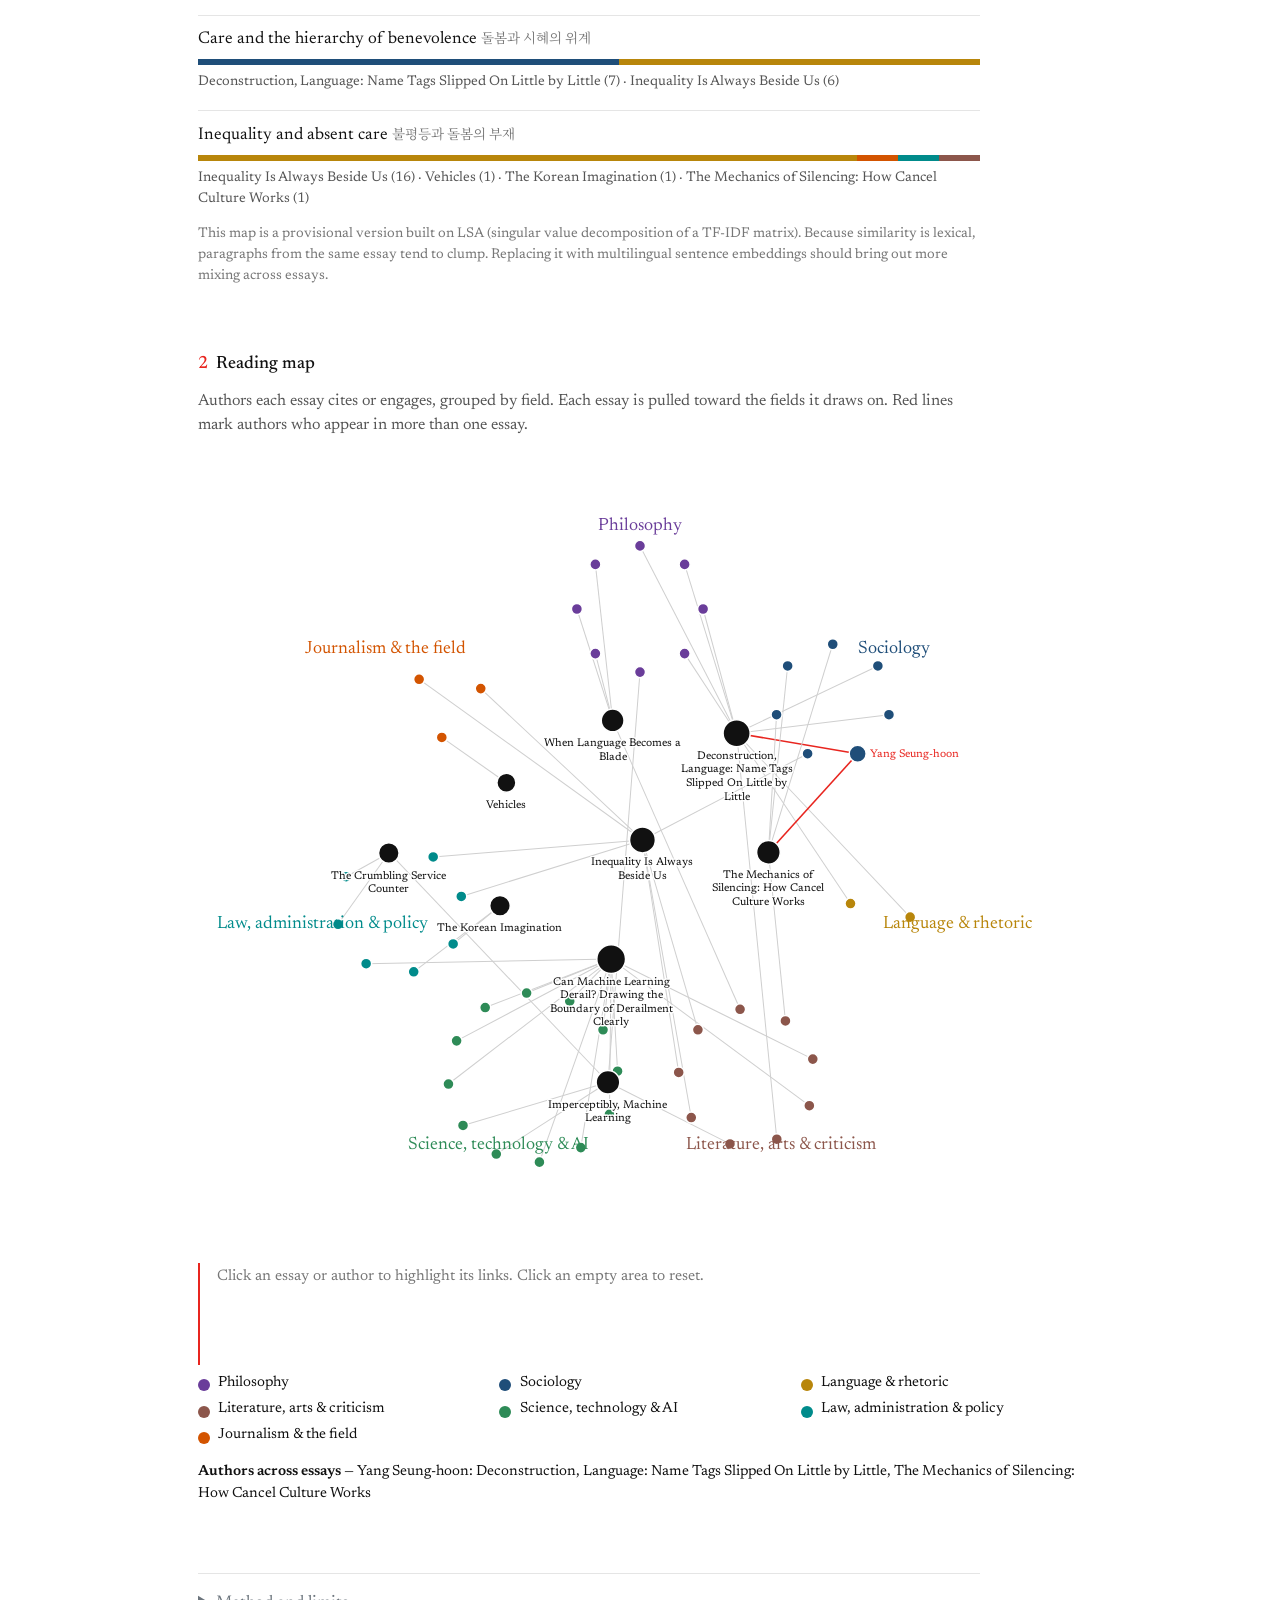
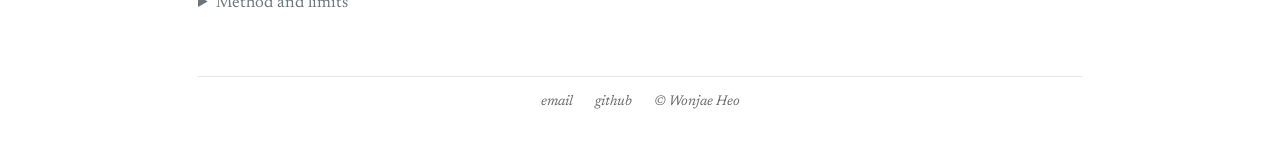
<file: writing-map.html>
<!DOCTYPE html>
<html xmlns="http://www.w3.org/1999/xhtml" lang="en" xml:lang="en"><head>

<meta charset="utf-8">
<meta name="generator" content="quarto-1.10.20">

<meta name="viewport" content="width=device-width, initial-scale=1.0, user-scalable=yes">


<title>Writing map — Wonjae Heo – Wonjae Heo</title>
<style>
/* Default styles provided by pandoc.
** See https://pandoc.org/MANUAL.html#variables-for-html for config info.
*/
span.smallcaps{font-variant: small-caps;}
div.columns{display: flex; gap: 1.5em;}
div.column{flex: auto;}
@media screen {
div.columns{gap: min(4vw, 1.5em);}
div.column{overflow-x: auto;}
}
div.hanging-indent{margin-left: 1.5em; text-indent: -1.5em;}
ul.task-list{list-style: none;}
ul.task-list li input[type="checkbox"] {
  width: 0.8em;
  margin: 0 0.8em 0.2em -1em; /* quarto-specific, see https://github.com/quarto-dev/quarto-cli/issues/4556 */ 
  vertical-align: middle;
}
</style>


<script src="site_libs/quarto-nav/quarto-nav.js"></script>
<script src="site_libs/clipboard/clipboard.min.js"></script>
<script src="site_libs/quarto-search/autocomplete.umd.js"></script>
<script src="site_libs/quarto-search/fuse.min.js"></script>
<script src="site_libs/quarto-search/quarto-search.js"></script>
<meta name="quarto:offset" content="./">
<script src="site_libs/quarto-html/quarto.js" type="module"></script>
<script src="site_libs/quarto-html/tabsets/tabsets.js" type="module"></script>
<script src="site_libs/quarto-html/popper.min.js"></script>
<script src="site_libs/quarto-html/tippy.umd.min.js"></script>
<link href="site_libs/quarto-html/tippy.css" rel="stylesheet">
<link href="site_libs/quarto-html/quarto-syntax-highlighting-17888a1159294d3eb470f19f6f52f5a5.css" rel="stylesheet" id="quarto-text-highlighting-styles">
<script src="site_libs/bootstrap/bootstrap.min.js"></script>
<link href="site_libs/bootstrap/bootstrap-icons.css" rel="stylesheet">
<link href="site_libs/bootstrap/bootstrap-eaa9f0f1ee71985dfc23c62baaada073.min.css" rel="stylesheet" append-hash="true" id="quarto-bootstrap" data-mode="light">
<script id="quarto-search-options" type="application/json">{
  "location": "sidebar",
  "copy-button": false,
  "collapse-after": 3,
  "panel-placement": "start",
  "type": "textbox",
  "limit": 50,
  "keyboard-shortcut": [
    "f",
    "/",
    "s"
  ],
  "show-item-context": false,
  "language": {
    "search-no-results-text": "No results",
    "search-matching-documents-text": "matching documents",
    "search-copy-link-title": "Copy link to search",
    "search-hide-matches-text": "Hide additional matches",
    "search-more-match-text": "more match in this document",
    "search-more-matches-text": "more matches in this document",
    "search-clear-button-title": "Clear",
    "search-text-placeholder": "",
    "search-detached-cancel-button-title": "Cancel",
    "search-submit-button-title": "Submit",
    "search-label": "Search"
  }
}</script>
<script>
  /* 언어: English 기본. 저장된 선택이 있으면 그것을 쓴다. 화면이 그려지기 전에 정해서 깜빡임을 막는다. */
  (function () {
    var l = 'en';
    try { if (localStorage.getItem('wj-lang') === 'ko') l = 'ko'; } catch (e) {}
    document.documentElement.setAttribute('data-lang', l);
  })();
</script>


<link rel="stylesheet" href="styles.css">
</head>

<body class="fullcontent quarto-light">

<div id="quarto-search-results"></div>
<!-- content -->
<div id="quarto-content" class="quarto-container page-layout-custom">
<!-- sidebar -->
<!-- margin-sidebar -->
<!-- main -->
<header class="mg-header">
  <a class="mg-name" data-href="index.html" href="./index.html">Wonjae Heo</a>
  <nav class="mg-nav" aria-label="Main">
    <div class="mg-links">
      <a data-href="index.html" href="./index.html"><span class="en">about</span><span class="ko" lang="ko">소개</span></a>
      <a data-href="cv.html" href="./cv.html"><span class="en">cv</span><span class="ko" lang="ko">이력</span></a>
      <a data-href="projects.html" data-section="projects" href="./projects.html"><span class="en">projects</span><span class="ko" lang="ko">프로젝트</span></a>
      <a data-href="writing-map.html" href="./writing-map.html"><span class="en">writing map</span><span class="ko" lang="ko">글 지도</span></a>
    </div>
    <div class="mg-lang" role="group" aria-label="Language">
      <button type="button" data-l="en" aria-pressed="true">English</button>
      <span aria-hidden="true">/</span>
      <button type="button" data-l="ko" aria-pressed="false" lang="ko">한국어</button>
    </div>
  </nav>
</header>

<header id="title-block-header">
<h1 class="title display-7">Writing map</h1>

</header>


<div id="wr-root">
<style>
  #wr-root { --wr-ink:#111; --wr-muted:#777; --wr-rule:#e5e5e5; --wr-accent:#e8251f; --wr-bg:#fff;
             color:var(--wr-ink); line-height:1.5; word-break:keep-all; overflow-wrap:break-word; }
  #wr-root * { box-sizing:border-box; }
  #wr-root .wr-bar { display:flex; justify-content:space-between;
                     align-items:center; gap:1rem; padding:.6rem 0; border-bottom:1px solid var(--wr-rule); margin-bottom:1.4rem; }
  #wr-root .wr-title { font-weight:500; font-size:1.15rem; margin:0; }
  #wr-root .wr-lang { display:inline-flex; border:1px solid var(--wr-ink); border-radius:999px; overflow:hidden; flex:0 0 auto; }
  #wr-root .wr-lang button { font:inherit; font-size:.85rem; letter-spacing:.04em; background:transparent; color:var(--wr-ink);
                             border:none; padding:.3rem .95rem; cursor:pointer; line-height:1.2; }
  #wr-root .wr-lang button[aria-pressed="true"] { background:var(--wr-ink); color:var(--wr-bg); }
  #wr-root .wr-lang button:focus-visible { outline:2px solid var(--wr-accent); outline-offset:-2px; }
  #wr-root .wr-lede { color:#444; max-width:46rem; margin:0 0 2.6rem; }
  #wr-root section { margin-bottom:4rem; }
  #wr-root h2.wr-h { font-weight:500; font-size:1.05rem; margin:0 0 .25rem; border:none; }
  #wr-root h2.wr-h .wr-n { color:var(--wr-accent); margin-right:.45rem; }
  #wr-root .wr-desc { color:#555; font-size:.95rem; max-width:46rem; margin:0 0 1.1rem; }
  #wr-root .wr-note { color:var(--wr-muted); font-size:.82rem; max-width:46rem; margin-top:.8rem; }
  #wr-root .wr-panel { margin-top:1rem; min-height:6rem; border-left:2px solid var(--wr-accent); padding:.15rem 0 .15rem 1rem; max-width:46rem; }
  #wr-root .wr-meta { color:var(--wr-muted); font-size:.84rem; margin-bottom:.3rem; }
  #wr-root .wr-alt { color:var(--wr-muted); font-size:.8rem; }
  #wr-root .wr-hint { color:var(--wr-muted); font-size:.9rem; }
  #wr-root .wr-q { font-size:.98rem; }
  #wr-root svg.wr-svg { display:block; width:100%; height:auto; overflow:visible; max-width:100%; }
  #wr-root svg.wr-svg text { font-family:inherit; }
  #wr-root svg.wr-svg circle, #wr-root svg.wr-svg line { vector-effect:non-scaling-stroke; }
  #wr-root svg.wr-svg [tabindex]:focus { outline:none; }
  #wr-root .wr-reset { font:inherit; font-size:.8rem; color:var(--wr-muted); background:none; border:1px solid var(--wr-rule);
                       border-radius:999px; padding:.15rem .7rem; cursor:pointer; margin-top:.5rem; }

  #wr-root .wr-elegend { display:grid; grid-template-columns:repeat(auto-fill,minmax(260px,1fr)); gap:.25rem 1.2rem; margin:.4rem 0 1rem; font-size:.86rem; }
  #wr-root .wr-elegend button { font:inherit; color:inherit; background:none; border:none; padding:0; text-align:left; cursor:pointer;
                                display:flex; gap:.5rem; align-items:flex-start; line-height:1.3; }
  #wr-root .wr-elegend i { flex:0 0 .7rem; height:.7rem; border-radius:50%; margin-top:.28rem; display:inline-block; }
  #wr-root .wr-elegend button.wr-off { opacity:.3; }

  #wr-root .wr-pt { cursor:pointer; transition:opacity .15s; }
  #wr-root .wr-pt.wr-dim { opacity:.08; }
  #wr-root .wr-clab { font-size:13px; fill:#333; pointer-events:none; paint-order:stroke; stroke:#fff; stroke-width:4px; stroke-linejoin:round; }
  #wr-root .wr-clab.wr-mixed { font-weight:600; fill:var(--wr-ink); }
  #wr-root .wr-cross { list-style:none; padding:0; margin:1.4rem 0 0; display:grid; gap:1rem; max-width:46rem; }
  #wr-root .wr-cross li { border-top:1px solid var(--wr-rule); padding-top:.7rem; cursor:pointer; }
  #wr-root .wr-cross .wr-bar2 { display:flex; height:6px; margin:.35rem 0 .45rem; }
  #wr-root .wr-cross .wr-bar2 span { display:block; height:100%; }
  #wr-root .wr-cross .wr-who { font-size:.82rem; color:#555; }

  #wr-root .wr-edge { stroke:#cfcfcf; stroke-width:1px; transition:opacity .15s; }
  #wr-root .wr-edge.wr-shared { stroke:var(--wr-accent); stroke-width:1.6px; }
  #wr-root .wr-edge.wr-on { stroke:var(--wr-ink); stroke-width:1.6px; }
  #wr-root .wr-snode, #wr-root .wr-enode { cursor:pointer; transition:opacity .15s; stroke:#fff; stroke-width:1.5px; }
  #wr-root .wr-enode { fill:var(--wr-ink); }
  #wr-root .wr-snode.wr-on, #wr-root .wr-enode.wr-on { stroke:var(--wr-accent); stroke-width:2.5px; }
  #wr-root .wr-flab { font-size:21px; text-anchor:middle; }
  #wr-root .wr-elab { font-size:13px; fill:var(--wr-ink); pointer-events:none; paint-order:stroke; stroke:#fff; stroke-width:3.5px; stroke-linejoin:round; transition:opacity .15s; }
  #wr-root .wr-slab { font-size:13px; fill:var(--wr-accent); pointer-events:none; paint-order:stroke; stroke:#fff; stroke-width:3px; }
  #wr-root .wr-net.wr-dimming .wr-edge:not(.wr-on) { opacity:.25; }
  #wr-root .wr-net.wr-dimming .wr-snode:not(.wr-on), #wr-root .wr-net.wr-dimming .wr-enode:not(.wr-on) { opacity:.4; }
  #wr-root .wr-net.wr-dimming .wr-elab:not(.wr-on) { opacity:.45; }

  #wr-root details { margin-top:3rem; border-top:1px solid var(--wr-rule); padding-top:1rem; max-width:46rem; font-size:.92rem; }
  #wr-root summary { cursor:pointer; font-size:1rem; }
  #wr-root details li { margin-bottom:.35rem; color:#333; }

  @media (max-width:700px) {
    #wr-root .wr-elab, #wr-root .wr-clab { display:none; }
    #wr-root .wr-flab { font-size:26px; }
    #wr-root .wr-elegend { grid-template-columns:1fr; }
    #wr-root .wr-title { font-size:1rem; }
  }
</style>

  <div class="wr-bar">
    <p class="wr-title" data-i="title"></p>

  </div>
  <p class="wr-lede" data-i="lede"></p>

  <section>
    <h2 class="wr-h"><span class="wr-n">1</span><span data-i="map_h"></span></h2>
    <p class="wr-desc" data-i="map_d"></p>
    <div class="wr-elegend" id="wr-elegend"></div>
    <svg class="wr-svg" id="wr-map" role="img"></svg>
    <div class="wr-panel" id="wr-map-panel"></div>
    <ul class="wr-cross" id="wr-cross"></ul>
    <p class="wr-note" id="wr-map-note"></p>
  </section>

  <section>
    <h2 class="wr-h"><span class="wr-n">2</span><span data-i="net_h"></span></h2>
    <p class="wr-desc" data-i="net_d"></p>
    <svg class="wr-svg wr-net" id="wr-net" role="img"></svg>
    <div class="wr-panel" id="wr-net-panel"></div>
    <div class="wr-elegend" id="wr-nlegend"></div>
  </section>

  <details><summary data-i="method_h"></summary><ul id="wr-method"></ul></details>

<script>
(function () {
const D = {"essays": [{"id": "e1", "ko": "해체, 언어: 슬금슬금 이름표 붙이기", "en": "Deconstruction, Language: Name Tags Slipped On Little by Little"}, {"id": "e2", "ko": "무너지는 민원대", "en": "The Crumbling Service Counter"}, {"id": "e3", "ko": "시나브로, 기계학습", "en": "Imperceptibly, Machine Learning"}, {"id": "e4", "ko": "불평등은 언제나 우리 곁에", "en": "Inequality Is Always Beside Us"}, {"id": "e5", "ko": "언어가 칼날이 될 때", "en": "When Language Becomes a Blade"}, {"id": "e6", "ko": "탈 것", "en": "Vehicles"}, {"id": "e7", "ko": "한국적 상상력", "en": "The Korean Imagination"}, {"id": "e8", "ko": "입틀막의 역학: 캔슬 컬처는 어떻게 작동하는가", "en": "The Mechanics of Silencing: How Cancel Culture Works"}, {"id": "e9", "ko": "기계학습은 탈선할 수 있는가? 탈선의 경계선 명확히 그리기", "en": "Can Machine Learning Derail? Drawing the Boundary of Derailment Clearly"}], "map": {"method": "lsa", "points": [{"x": 9.786, "y": 1.453, "c": 9, "e": "e1", "t": "의식이 언어를 지배하는 것일까, 언어가 의식을 지배하는 것일까? 이 글은 이런 의문에서 시작되었다. 인간이 의식적으로 ‘나는 지금 말을 하는 중이다’라고 생각하지는 않지만, 언어는 우리가 숨 쉬듯 자연스레, 의식적이지만 무의식적으로 우리의 감각을 통해 드나든다. 우리의 무의식을 잠식하는 언어는 이제 단순한 기호가 아니다. 누군가에게 언어는 권력의 상징이며, 누군가에게 언어는 생존의 도구다.…"}, {"x": 8.846, "y": 1.931, "c": 9, "e": "e1", "t": "단순하고 직관적인 어휘와 글들로 사람들을 설득하기는 쉽다. 여러 사실관계를 관통하고 있는 하나의 축을 찾아서 나와 다른 생각을 하는 사람들에게 제시(라고 쓰고 투척이라고 읽고 싶다만)하는 것 또한 쉬울 수 있다. 하지만 그것이 모든 인과관계를 포괄하지는 않는다는 사실을 깨닫는 데에는 꽤 오랜 시간이 걸린다. 대표적인 예시가 은유다. 은유를 통해 무언가를 설명하는 행위는 필연적으로 진리를…"}, {"x": 9.117, "y": 1.997, "c": 9, "e": "e1", "t": "사이다라는 수식어가 낯설지 않은 사람들이 있다. 정치인 혹은 연예인 중에서 남들이 입 밖으로 꺼내기 힘들어하는 통쾌한 이야기를 거리낌 없이 꺼내는 사람들에게 이 수식어가 자주 붙는 것 같다. 왜 우리의 부모님들은 사이다 먹지 말라고 했을까. 몸에 나쁘기 때문에, 계속 마시면 충치가 생기니까. 이런 면에서 사이다는 분명 우리 몸에 나쁜 영향을 끼치는 ‘부정적’인 의미를 가진다. 하지만…"}, {"x": 9.126, "y": 2.062, "c": 9, "e": "e1", "t": "사회적 맥락에서 사용되는 ‘사이다’라는 언어는 대체로 우리가 흔히 떠올리는 탄산음료 ‘사이다’의 긍정적인 면모를 닮았다. ‘사이다’는 또한 사회적인 맥락에서 냉소주의라는 어감을 담고 있다. 악한 행위를 벌인 어떤 사람 혹은 집단에 ‘필터링 없이’ 반박 혹은 보복성 행위를 벌인 사람에게 우리 사회는 ‘사이다’라는 표현을 쓰곤 한다. 한 가지 흥미로운 점은, 우리가 오랫동안 사용해오던 어휘의…"}, {"x": 9.097, "y": 2.138, "c": 9, "e": "e1", "t": "또 하나 흥미로운 점은, ‘고구마’라는 어휘도 사이다의 반대말 격으로 사회적 맥락에서 사용되고 있다는 점에 있다. 사이다는 원관념의 긍정적인 면만을 가지고 왔듯이, ‘고구마’는 원관념의 부정적인 면만을 일컫는다는 사실로부터 하나의 결론을 내릴 수 있다. 우리가 어떤 대상을 은유에 활용하는 과정에서 은유하고자 하는 대상의 수많은 특징이 은폐되며, 따라서 우리가 강조하고자 하는 ‘단 하나의’…"}, {"x": 8.835, "y": 1.86, "c": 9, "e": "e1", "t": "분명 은유는 우리가 세상을 관찰하고 이해하는 데에 큰 도움을 준다. 하지만 은유로만 모든 것을 이해하고 세계관을 만들어 나가려는 시도는 감히 저지되어야 한다고 말하고 싶다. 우리의 이해력을 더 게으르게, 더 편협하게 만들 수 있는 은유의 남발은 분명 경계해야 한다. 사회학자 스티브 브루스는 이러한 은유의 문제점을 다음과 같이 설명했다."}, {"x": 8.764, "y": 1.849, "c": 9, "e": "e1", "t": "나 또한 한때는 은유를 통해 사회를 설명하는 것이 정말 직관적이고 인상적인 묘사 방법이라고 생각했다. 하지만 은유가 의식적으로든 무의식적으로든 진리를 은폐할 수 있다는 점을 깨닫는 데에는 꽤 긴 시간이 필요했다. 그만큼 은유는 ‘중독성’과 ‘편리성’이라는 특성을 모두 가진 강력한 양날의 검이다."}, {"x": 9.026, "y": 1.71, "c": 9, "e": "e1", "t": "이 세상 모든 것들을 은유로 그려낼 수 있다는 명제는 단언컨대 거짓이다. 은유가 ‘어려운 사실관계’를 직관적으로 그려낼 수 있는 도구라는 사실을 부정하지는 않겠다. 하지만 은유는 우리가 알아야만 하는 많은 사실관계를 은폐한다. 감각의 한 측면을 왜곡시킴과 동시에 다른 한 측면을 부각함으로써 특정 견해에 치우친 시각을 가지기 쉽게 만든다. 이런 은유의 특징이 가장 극적으로 작동하는 곳이 바로…"}, {"x": 8.994, "y": 1.811, "c": 9, "e": "e1", "t": "이러한 맥락에서, 이른바 제도권 관계자들이 사용하는 은유 또한 얼마든지 비판받을 수 있어야 한다는 점을 짚고 넘어가고자 한다. 이들은 아무 때나 은유를 동원해가면서 정제되지 않은 언어를 사용하는 것이 어떤 부작용을 가져올지 모르는 것 같다. 어떤 이들은 표현의 자유를 외치지만 표현의 자유가 가질 수 있는 부작용은 애써 모른 체하는 것 같다. 모든 정치인이 ‘화합’을 외치지만 그들의 언어에서…"}, {"x": 9.522, "y": -0.831, "c": 8, "e": "e1", "t": "철학자 알래스데어 매킨타이어는 저서 ‘덕의 상실’에서 사회과학에서 일반화가 가지는 체계적 예측 불가능성에는 여러 이유가 있다고 말한다. 그중 몇 가지가 이 글에서 다루고자 하는 일반화의 위험성과 맞닿아 있다. 첫째는 사회과학에서의 일반화에 “보편적 수량화의 가능성이 결여”되었을 뿐만 아니라 “타당성 영역의 변형 가능성이 존재”한다는 점이다. 둘째는 “개별 행위자의 특정한 미래 행위에 대한…"}, {"x": 9.52, "y": -0.76, "c": 8, "e": "e1", "t": "하지만 매킨타이어는 사회에서는 “하나의 게임이 아니라 몇 가지 게임이 이루어진다”고 말한다. 즉 실제 삶의 상황에서 우리는 게임이론에 대해 다루고 있는 교과서의 사례와는 다르게 “정해진 숫자의 참여자를 부여받지 않는다”는 것이다. 달리 말하자면 실제 사회에서는 “확정되고 헤아릴 수 있는 수의 요소들이 존재하지 않는다”. 이에 따라 매킨타이어는 “복합적인 모든 상황 속에 포함되어 있는…"}, {"x": 13.718, "y": -0.376, "c": 6, "e": "e1", "t": "정치권력의 등장 혹은 재생산을 위해서는 그 세력만의 ‘캐치프레이즈’가 필요하다. 대체로 그 캐치프레이즈는 시대의 열망을 담고 있다. 지금 이 시대의 열망은 공정과 상식인 듯하다. 시대의 열망은 어떻게 만들어지는 것일까? 사회에 큰 파장을 일으킬 만한 어떤 사건이 발생했다고 가정하자. 그러면 사건을 둘러싼 뒷말이 이러쿵저러쿵 나올 것이다. 그런 뒷말들이 모여서 하나의 여론이 된다. 여론은…"}, {"x": 10.047, "y": -0.808, "c": 8, "e": "e1", "t": "어떤 사람을 보고 그 사람이 속한 집단을 일반화하려는 시도는 끊임없이 일어난다. 일반화라는 접근법이 굉장히 위험할 수 있다는 사실을 알고 있음에도 불구하고 우리의 뇌는 일반화라는 마약을 끊기 어렵다. 일반화가 우리 뇌를 잠식하는 이유는 단순하다. 직관적이기 때문이다. 만약 우리의 뇌가 ‘일반화’를 시도하지 않는다면, 일반화하기 이전에 수많은 사실관계를 꿰뚫고 서로 다른 사람들이 가지고 있을…"}, {"x": 14.198, "y": -0.597, "c": 6, "e": "e1", "t": "매킨타이어의 이론은 공정에 관한 담론을 정치권이 수용하고 일반화해 나가는 과정에서 발생할 수 있는 오류를 지적하는 데에 유용한 근거가 될 수 있다고 느꼈다. 정치권과 일부 언론은 ‘요즘 MZ세대들은…’ ‘요즘 이대남(20대 남성)들은…’ 어쩌고 하면서 ‘공정과 상식’이 마치 젊은 층의 시대정신인 것처럼 말한다. 그런데, 사실 공정과 상식은 시대를 불문하고 중요하게 여겨지는 가치다. 딱히…"}, {"x": 14.444, "y": -0.748, "c": 6, "e": "e1", "t": "어쩌다가 20대의 시대정신이 ‘공정’이 되었을까? 트리거는 ‘인국공’이었다. 네이버 트렌드에서 ‘공정’을 검색해보면 2016년 1월부터 글을 쓰고 있는 지금 2023년 1월까지, 공정이라는 단어가 검색된 빈도 데이터를 분석해준다. 그 결과 2020년 9월경에 ‘공정’이라는 키워드가 해당 기간 중 가장 많이 검색되었다는 사실을 알 수 있었다. 2020년 9월을 휩쓸었던 이슈는 인천국제공항…"}, {"x": 14.177, "y": -0.481, "c": 6, "e": "e1", "t": "과연 인국공 사태를 통해 우리 사회는 ‘공정’이라는 담론을 하나의 지점으로 수렴시킬 수 있었는가. 인국공 사태로 촉발된 ‘공정 담론’의 주안점은 ‘절차적 공정’에 있다. 돈과 명예 등을 성취하기 위해서는 시험을 통과하는 것과 같은 ‘자격’이 필요하다는 것에 많은 이들이 동의했기 때문에 ‘공정’이라는 캐치프레이즈가 탄생할 수 있었다. 하지만 이러한 ‘절차적 공정’은 ‘공정’이라는 가치가…"}, {"x": 14.301, "y": -0.618, "c": 6, "e": "e1", "t": "비정규직의 정규직화는 많은 쟁점을 포괄하고 있다. 그러나 이를 ‘절차적 공정’의 문제로 승화해낸 정치권과 언론은 분명 반성해야 할 지점이 있다. 인천국제공항공사에 현실적으로 지원하고 합격할 수 있는 청년의 비율은 얼마나 되는가? 인국공 사태에 세대 담론을 적용해서 ‘절차적 공정’을 강조함으로써 ‘동등한 기회의 보장만으로 공정한 출발선을 얻을 수 없는 이들’에 대한 이야기는 오히려 소외된…"}, {"x": 14.153, "y": -0.488, "c": 6, "e": "e1", "t": "세상에는 우리가 무엇을 상상하든 그 이상의 ‘삶의 결’이라는 것이 존재한다. 하지만 여론과 민의는 그런 삶의 결들을 모두 반영할 수는 없다. 시대의 흐름을 읽는 데에 여론조사를 활용하는 것을 나쁘다고 말하려는 것이 아니다. 여론을 해석하고 이를 하나의 메시지로 만드는 과정에서 생겨날 수 있는 의도치 않은 그림자를 살펴볼 필요가 있다는 것이다. ‘공정’ 담론이 가져온 ‘절차적 공정’의…"}, {"x": 13.458, "y": -0.319, "c": 6, "e": "e1", "t": "소수의 입장이 정치적으로 과대 대표될 이유도 없으며, 다수의 사람이 정치적으로 과소 대표될 명분도 없다. ‘좋은 직장을 가지고 싶어 하는 열망’은 누구에게나 있지만, ‘모두가 좋은 직장을 가질 수는 없는 현실’을 인정할 수밖에 없다. 그렇기에 어떤 한 사건으로 인해 형성된 여론을 모든 시민들이 맞닥뜨리게 된 현실적 문제로 치환하는 것은 위험할 수 있다는 점을 잊어서는 안 된다. 특히 그…"}, {"x": 8.669, "y": -1.137, "c": 4, "e": "e1", "t": "사람에게 기계적 중립을 강요하는 것은 가혹하다. 하지만 ‘어느 정도’의 중립은 가능할 수 있다. 그 중립을 규정하는 방법이 사람마다 다르겠지만. 대상에 따라, 맥락에 따라 사람들은 자신들의 스탠스를 바꿀 수 있다. 하지만 기계적 중립은 대화의 맥락과 발언자의 사회적 배경에 의해서 무너질 수 있다. 아무리 발화자가 자신의 주장은 ‘중립적’이라고 주장할지언정, 듣는 이가 생각했을 때 그 발언은…"}, {"x": 9.767, "y": 1.008, "c": 9, "e": "e1", "t": "이태원 참사가 일어나고 며칠 뒤 일어났던, 별로 되새기고 싶지도 않은 정부 관계자들의 발언은 나로 하여금 ‘언어를 선점하는 것’이 권력을 유지하고 존속하는 데에 얼마나 중요한 것인지 다시금 깨닫게 해주었다. 굳이 그럴 필요는 전혀 없었지만. 행정안전부 사회재난대응정책관의 브리핑 중 발언을 보자."}, {"x": 8.826, "y": -0.934, "c": 4, "e": "e1", "t": "중립은 단순히 어휘의 선택만으로 달성될 수 있는 요건이 아니다. 발화의 맥락과 화자의 배경 등 수많은 요소가 듣는 이에 의해 고려되며, 이 모든 변수를 통제하면서 듣는 이로 하여금 ‘중립을 지켰다’고 납득시키는 것은 정말 어려운 일이다. 그렇기에 ‘나는 중립적이다’라고 주장하는 것이 때로는 듣는 이에게 굉장히 공허한 말처럼 느껴질 수 있음을 잊어서는 안된다. 혹자는 ‘완전한 중립을 지키는…"}, {"x": 11.752, "y": 0.56, "c": 6, "e": "e1", "t": "사건을 정치적으로 이용하지 말라고 이야기하는 사람들은 꽤 많다. 대체 어쩌다 이 지경이 됐나 싶을 만큼 의아하다. 어떤 사실은 의도와 상관없이 정치적인 이해관계에 투영될 수 있다. 하지만 말하는 이를 둘러싼 배경이 듣는 이로 하여금 ‘정치적 맥락’을 불러일으키는 경우가 있다. 이런 경우, 상대방에게 ‘당신, 이 사건을 정치적으로 활용하지 말라’고 요구하는 것은 높은 확률로 말하는 이와 듣는…"}, {"x": 12.086, "y": 0.287, "c": 6, "e": "e1", "t": "우리는 ‘정치적으로 활용하지 말라’는 블랙홀에서 어떻게 벗어날 수 있을까. 사회과학에서 어떤 사건은 자연과학에서처럼 두 물질을 섞는다고 ‘펑’ 터지지 않는다. 그 메커니즘이 쉽게 눈에 띄지도 않을뿐더러 사건에 개입된 사람들의 이해관계는 도저히 풀 수 없을 것만 같은 실타래처럼 꼬여 있다. 그것을 단순히 ‘검찰 수사’ 혹은 ‘경찰 조사’로 찾아내고자 하는 것은 굉장히 섣부른 시도일 수 있다.…"}, {"x": 11.931, "y": 0.192, "c": 6, "e": "e1", "t": "하지만 여기에는 허점이 있다. 수사는 ‘법적 책임소재’를 찾아내는 것을 목표로 한다. 다른 관점에서 바라보면, 수사를 받을 사람들은 ‘법적 책임’을 회피하기 위해 당장 검경이 들이닥쳐도 이를 빠져나갈 법적 구멍만 있으면 된다고 생각하는 것이다. 이는 수사로는 찾기 힘든 ‘구조적 그림자’를 은폐하는 흐름으로 이어질 수 있다. 즉, 사건이 발생했을 때 ‘법적으로 책임지기’를 피하고자 법의…"}, {"x": 12.081, "y": 0.315, "c": 6, "e": "e1", "t": "사건을 조사하는 과정에서 꼬여있는 실타래를 풀지 못할 수도 있다. 하지만 그 실수를 반복해서는 안 된다. 사건의 원인을 규명하기 위해 ‘법적 책임’에 초점을 맞춘다면 미처 발견할 수 없었던 ‘사건이 발생할 수밖에 없었던 구조’를 외면할 수 있다. 이런 구조는 윗사람보다는 아랫사람이 책임지는 구조를 만들게 된다. 여기에 ‘정치적으로 활용하지 말라’는 레토릭이 가미된다면 사건 조사는 어쩌면…"}, {"x": 11.92, "y": -0.018, "c": 6, "e": "e1", "t": "높은 자리는 그만큼 높은 책임을 요구하는 자리임을 상기할 필요가 있다. 법적 책임만을 묻기 위한 수사는 높은 자리보다는 낮은 자리를 겨냥하게 만들게 되며, 이런 ‘구조’를 또다시 만들어내는 악순환으로 이어진다. 법적 책임을 묻는 것이 결코 ‘사건 종결’이자 ‘정답’이 되어서는 안 되는 이유다."}, {"x": 10.86, "y": -3.573, "c": 7, "e": "e1", "t": "호의가 반복되면 권리인 줄 안다는, 이른바 온라인 냉소주의자들이 아무렇게나 툭툭 내뱉고 다니는 문장이 있다. 마치 이렇게 말하면 자신이 ‘호의를 권리인 줄 아는 사람들’과 구별되는 우월한 사람인 줄 아는 것 같은 느낌이 든다. 그런데 이런 이야기를 하는 사람들은 드물다. 노약자에게 자리를 양보하고, 어려운 가정에서 태어난 아이들에게 복지 재원을 투입하는 것을 ‘배려’라는 레토릭으로…"}, {"x": 10.876, "y": -3.67, "c": 7, "e": "e1", "t": "얼마 전 정치철학자 박이대승 씨의 글을 보다가 생각해 볼만 한 지점을 발견했다. 글의 내용을 대충 요약하자면, ‘배려’ 따위의 용어로 포장되는 행위들은 사실 국가와 시민이 당연히 행해야 할 의무인데, 이런 의무를 마치 “큰 선심 쓰듯이”, 혹은 “불우이웃 돕기 하듯이” 행한다는 점에 불만을 제기하는 것이었다. 어쩌면 지극히 당연한 이야기일지도 모른다. 하지만 일반인의 상식선에서 ‘모든…"}, {"x": 10.913, "y": -3.646, "c": 7, "e": "e1", "t": "왜 굳이 ‘배려’로 규정된 우리들의 선의를 부정하려 드냐고 의문을 제기할 수도 있다. 선의에 기반한 동정심을 부정하려 들지는 않겠다. 하지만 동정심에 기반한 행동은 필연적으로 시혜적 시선에서 비롯한 관계의 수직적 설정을 방조한다. 선천적, 후천적 약자들의 기본권을 보장하기 위한 국가와 시민사회의 지원을 ‘동정심에 기인한 배려’와 ‘시혜적 시선’의 관점에서 해석한다면 이는 훗날 논쟁의 대상이…"}, {"x": 11.095, "y": -3.465, "c": 7, "e": "e1", "t": "평평한 곳에서 물은 사방으로 흐른다. 하지만 기울어진 곳에서 물은 위에서 아래로만 흐른다. 아래에서 위로 물이 흐를 수는 없지 않은가. 배려와 시혜적 시선 또한 마찬가지다. 배려와 시혜적 시선은 ‘기울어진 관계’를 만들고, 이런 인식에 기반한 국가와 시민사회의 도움은 방향성을 잊은 논쟁으로 이어질 수 있다. ‘약자’라는 명사로 집단을 타자화하고 ‘강자’와 ‘약자’를 구분한다. 이런 수직적…"}, {"x": 10.948, "y": -3.335, "c": 7, "e": "e1", "t": "문제는 이런 시도가 여론을 등에 업을 때다. 여론이라는 괴물을 멈춰 세울 수 있는 것은 국민뿐이다. 그렇기에 누구보다 ‘떼법’을 혐오하는 이들이 또 다른 차원에서의 ‘떼법’을 등에 업고 상대를 물어뜯는 악순환은 막아야 하지 않겠는가. 가령, ‘약자 코스프레’라는 프레이밍을 시도하는 이들은 자신들을 ‘떼법’과는 거리가 먼, 자유민주주의자라고 믿는 것만 같다. 모든 것을 법과 원칙대로 하자는…"}, {"x": 10.943, "y": -3.622, "c": 7, "e": "e1", "t": "분명히 오해하지 말아야 할 부분은, ‘배려’라는 용어에서 기인한 시혜적 시선을 거두자는 것이지 소수자와 약자가 인간으로서 ‘당연히’ 누려야 할 존엄성과 권리를 수호하기 위한 국가와 시민사회의 지원마저 박탈하자는 이야기가 아니다. 대한민국 헌법이 존재하는 한, 이들은 ‘당연히’ 국가로부터의 보살핌을 받아야 한다."}, {"x": 10.844, "y": -3.074, "c": 7, "e": "e1", "t": "법치주의와 민주주의 아래에서 우리가 더 나은 삶을 위해 고민하고 행동해야 할 대상은 제도와 정치다. 복지 사각지대에서 국가의 도움을 받지 못하는 사람을 찾아내고 부족한 것이 있으면 보완을 요구하는 것이 순리다. 특정 계층, 특정 집단 전체가 ‘약자 코스프레’를 하고 있다고 비난하고 헐뜯어서 나아지는 것은 아무것도 없다. ‘약자 코스프레’라는 레토릭은 상수를 건드리지 못한 채 변수만…"}, {"x": 9.623, "y": 1.41, "c": 9, "e": "e1", "t": "사회적 맥락을 가진 언어는 언제나 불완전하다. 그렇기 때문에 사회적 맥락 속에서의 언어 비판 또한 불완전할 수밖에 없다. 비판에 동원되는 언어 또한 사회적 맥락에서 발화되기 때문이다. 그러나 이 불완전한 언어 속에서 중심까지 잃을 필요는 없다. 눈에 보이지 않는 사회 구조를 만들어내는 몇 개의 축 중에서 언어는 매우 큰 역할을 하고 있기 때문이다. 공론장에서의 언어를 비판 없이 수용한다면…"}, {"x": 14.432, "y": 1.673, "c": 3, "e": "e2", "t": "대한민국 헌법 제7조제1항. 공무원은 국민 전체에 대한 봉사자이며, 국민에 대하여 책임을 진다. 그런데, 권력자에 의해 ‘봉사’의 의미가 한참 곡해되고 있는 느낌이 든다. 돈을 적게 받고 일해도 ‘국민을 섬기는 공직자’이어야 하기 때문에 제대로 된 보수를 받지 않아도 참아야 한다는 것이다. 나중에 연금도 나오고, 웬만해서는 직업 안정성이 보장되는 직업이기 때문에 공무원은 ‘사명감’을 갖고…"}, {"x": 13.911, "y": 1.406, "c": 3, "e": "e2", "t": "사실 모든 민원인들이 구청이나 주민센터를 직접 방문해서 민원을 처리하지는 않는다. 민원창구에서만 처리 가능한 몇몇 민원을 제외하고는 거의 모든 민원이 온라인이나 모바일로 처리가 가능한 시대기 때문이다. 그렇다면, ‘온라인이나 모바일로 민원을 처리하기 쉬우면 세금 축내는 공무원 숫자 줄여도 되는 것 아닌가?’라는 생각을 할 수도 있겠다."}, {"x": 14.228, "y": 1.501, "c": 3, "e": "e2", "t": "헌법에 규정된 ‘국민 전체에 대한 봉사자성’을 폭언과 악성민원을 정당화하기 위한 법적 근거로 곡해해서는 안된다. 공무원이 고의 없는 과실을 저질렀다고 해서 ‘내 세금으로 먹고 사는 것들이 일 똑바로 안해?’ 라고 민원인이 말하는 것은 비약이라는 것이다. 대한민국 국민으로서의 주권은 ‘세금을 내기 때문’에 주어지지만은 않는다. 대한민국은 형편이 좋지 않다고 해서 세금 내지 않는 사람들의…"}, {"x": 14.007, "y": 1.587, "c": 3, "e": "e2", "t": "악성민원인의 가장 큰 논리적 흠결은, ‘세금으로 먹고사니즘’을 일선 구청과 주민센터 공무원 앞에서 당당하게 내뱉는다는 점에 있다. 여러분 앞에서 민원을 처리하는 공무원들의 태도가 불손하다고 해도, 그들에게 ‘내 세금받고 일하니 태도 똑바로 해라’는 조언을 하는 것은 논리적 오류다. ‘공무원의 태도가 불손한 것’과 ‘공무원이 국민의 세금으로 먹고사는 것’ 사이에는 어떠한 상관관계도 없다.…"}, {"x": 13.904, "y": 1.101, "c": 3, "e": "e2", "t": "민원대에 앉아본 적이 있는가? 생전 본 적도 없는 사람이 대뜸 찾아와서 이것저것 해달라는 요청을 처리하고 또다시 새로운 사람을 맞는 그 일 말이다. 민원대의 파열음은 일상 속에서 시작된다. 때론 터무니없는 거짓말이, 때론 그 누구도 나를 살펴주지 못했다는 서러움이 민원대의 일상을 뒤흔든다. “나이프 들고 와서 다 찌르겠다” “신나 들이붓고 라이터 놓으면 너네 다 끝이야” “오늘 저녁에 약…"}, {"x": 14.128, "y": 1.357, "c": 3, "e": "e2", "t": "행정안전부의 자료에 따르면 민원인의 위법행위는 2018년 3만 4484건, 2019년 3만 8054건, 2020년 4만 6079건, 2021년 5만 1883건으로 늘었다. 그렇지만 기관 차원에서의 법적 대응은 12건에 불과했다. 게다가, 공공기관에서 근무해 보았다면 알 수 있지만, 민원인의 위법행위가 상부에 보고될 정도라면 ‘일상적인 악성민원인의 해프닝’ 정도는 보고된 건수보다 몇 배는…"}, {"x": 14.167, "y": 1.493, "c": 3, "e": "e2", "t": "막무가내 민원은 악성 민원의 다른 이름이자 악성민원의 본질을 가장 잘 드러내고 있는 표현이다. 권남옥은 “지방행정공무원의 감정노동 적응에 대한 근거이론 연구”에서 막무가내의 요구를 하는 민원인을 상대할 때 공무원의 회피성향이 발현될 수밖에 없다는 점을 지적한다."}, {"x": 14.013, "y": 1.648, "c": 3, "e": "e2", "t": "권남옥은 연구의 결론에서 연구에 참여한 공무원들이 “대민업무과정 중에 일관되고 친절한 행정서비스를 제공하도록 요구하는 조직문화 속에서, 악성민원을 포함한 다양한 민원인의 광범위한 질의와 요구에 부응하는 것에 부담감을 느꼈다”는 점을 언급한다. 무리한 요구를 친절하게 대응할 수 있다면 가장 좋겠지만, 그게 보통 쉬운 일인가? 친절하게 막무가내 민원을 응대하라는 것만큼 어이없는 요구가 없다.…"}, {"x": 14.21, "y": 1.663, "c": 3, "e": "e2", "t": "무리한 요구에 공무원이 단호하게 대응했을 때 제기되는 민원을 해당 공무원이 아닌 조직과 관리자가 소화하는 시스템을 만들고, 악성민원인에 노출된 공무원에게 치료를 위한 시간과 지원을 아끼지 않는 것 또한 필요하다. 하지만 무엇보다 중요한 것은 일선 공무원이 민원을 받았다는 이유만으로 해당 공무원이나 상급자에게 인사상 불이익이 발생하거나 조직 내 평판에 영향을 줄 수 있는 분위기가 변화되어야…"}, {"x": 13.952, "y": 2.747, "c": 3, "e": "e2", "t": "국방의 의무를 수행하는 사회복무요원들 사이에서도 이른바 근무 강도가 높고 민원 응대가 힘든 곳으로 유명한 곳들이 있다. 공공도서관도 일반적으로 ‘헬무지’로 여겨지곤 한다. 사실 공공도서관에 근무하는 사서직은 다른 직렬보다 쉬운 것 아닌가 하는 의문을 제기할 수 있지만, 현실은 그렇지 않다. 남들 다 쉬는 주말에 하루를 출근하는 대신, 월요일에 휴식을 부여받으면서 이틀 연달아 푹 쉬기도…"}, {"x": 13.969, "y": 2.664, "c": 3, "e": "e2", "t": "그렇다고 돈을 많이 받는가? 놀랍게도 전혀 그렇지 않다. 공무원 직급상 6급 이하 기준 사서수당은 단돈 월 2만원이다. 나머지 급여체계는 타 직렬 공무원과 완전히 동일하게 적용된다. 더군다나 현대의 공공도서관은 생각보다 많은 일을 한다. 다른 공공주체에 문화예술 프로그램을 운영할 공간을 제공하기도 하고, 도서관 자체 교육 프로그램을 기획하고 운영하는 역할도 맡는다. 이용자의 수요가 많을 것…"}, {"x": 13.817, "y": 2.998, "c": 3, "e": "e2", "t": "지역을 불문하고 도서관 건립 혹은 재건축은 정치인의 주요 공약들 중 하나다. 멋진 도서관이 자신의 지역에 들어오면 지역의 가치를 높일 수 있다고 판단하기 때문이다. 그런데 그냥 공약을 던져놓기만 하고 운영에 들어가는 비용은 아까운가 보다. 김효윤은 “도서관법 개정에 따른 공공도서관 설립 타당성 사전평가의 실효성 분석”이라는 연구에서 다음과 같은 사항을 지적한다."}, {"x": 13.912, "y": 2.909, "c": 3, "e": "e2", "t": "또한 김효윤은 1184개의 공공도서관 중 법정 최소 사서 수인 3명조차 확보되지 않은 채로 운영 중인 도서관이 34.2%에 달한다는 사실을 지적한다. 물론, 도서관법 시행령에 기대어 적정 사서 수를 산출하는 것에 대한 현실적 한계가 존재하기도 한다. 이를 감안해 문체부 도서관정책기획단이 공공도서관 건립 및 운영 컨설팅에 나설 때도 도서관법 시행령과 함께 법정사서평균배치율을 활용하여 최소…"}, {"x": 13.828, "y": 3.04, "c": 3, "e": "e2", "t": "효율의 극대화와 비용의 최소화만을 추구하는 시대정신 속에서 ‘수익을 낼 수 없는’ 도서관은 애들 공부방 역할이나 똑바로 해라는 비아냥이나 듣고 있다. 그러나 도서관은 엄연히 ‘도서관법’이라는 법률에 의해 설립된 국가기반시설이다. 공공도서관 설립 타당성 사전평가, 도서관 운영 및 인력에 관한 규칙 등 엄연히 ‘도서관’을 운영할 법적 근거와 검토기구 또한 존재한다. 법에서 규정하고 있는 만큼…"}, {"x": 11.222, "y": -0.58, "c": 6, "e": "e2", "t": "사실 이런 글 쓰고도 세상의 변화를 기대하지는 않는다. 또 누가 죽어야 호들갑 떨면서 오만 사람들이 관심 가질 게 뻔하기 때문이다. 그런데 그렇다고 ‘구조’를 고치는 시도를 할 것인가? 시스템에 희생된 사람들을 추모하는 사람들과 ‘추모하지 말 것’을 요구하는 이들이 대립하고, 극단적인 사례들 몇 개를 자극적으로 보도하는 기사가 쏟아질 것이다. 쿨찐의 감성에 찌든 이들이 ‘중립기어’를 외칠…"}, {"x": 14.069, "y": 2.108, "c": 3, "e": "e2", "t": "정치인들과 관리자들은 왜 젊은 공무원들이 일터를 떠나려 하는지 고민하는 흔적조차 보이지 않는다. 아직도 봉사자성을 강조하며 ‘점심시간 휴무제’마저 폐지하라는 정치인이 목소리를 높이고 있으며, 공공 분야일수록 더더욱 허리띠를 졸라매야 한다는 기괴한 목표 탓에 폭염 속 격무에 시달리는 공무원은 근무 외 시간에는 에어컨도 틀지 못하는 것이 이 나라 공공의 현실이다. 신규 9급 공무원의…"}, {"x": 11.726, "y": -0.059, "c": 6, "e": "e2", "t": "누칼협과 알빠노의 시대정신, 그리고 중립기어라는 레토릭은 그 어떤 방식으로도 현실을 개선할 수 없다. 단 한 명의 피해자도 없는 완벽한 구조를 만드는 것은 불가능하다. 그러나, 또한 우리가 만들어갈 구조의 지향점은 ‘단 한 명의 피해자도 없는 완벽한 구조’여야만 한다. 사용자와 관리자가 아무리 노력해도 불의에 의해 발생하는 사고는 어쩔 수 없다는 마음가짐은 비관적 현실주의라기보다는…"}, {"x": 10.723, "y": -0.691, "c": 6, "e": "e2", "t": "판단과 진단에 중독된 사회에서 회의주의의 목소리는 갈수록 커진다. 남을 돕는 타인의 행동을 선해하기보다는 어떤 대가를 바라고 행동하는 것이 아닌지 하는 의구심이 사회를 잠식해 나갈 때 공동체는 형해화된다. 가만히 있으면 중간이라도 가는 사회에서는 악폐습의 재생산이 멈추는 것을 기대하기 어렵다. 그래서 대체 어디서부터 무엇이 잘못되었는지 감히 진단하는 것조차 버겁게 느껴지는 오늘날이다.…"}, {"x": 8.848, "y": 0.605, "c": 10, "e": "e3", "t": "모두가 AI! 4차 산업혁명!을 외칠 때, 누군가는 그 목소리에 태클을 걸 필요가 있다고 느꼈다. 권력자들과 미디어는 ‘AI가 우리나라의 미래 먹거리’라고 말하고 다니며 그 전문인력 양성에 대한 목소리를 높여 왔다. 그들의 말만 들으면 AI는 무엇이든 척척 해낼 수 있는 만능 요술봉과 다름없다. 그런데, 정말 AI는 무해한가? 유튜브 알고리즘, ChatGPT 등등, 많은 일상을 기계학습이…"}, {"x": 8.121, "y": 0.268, "c": -1, "e": "e3", "t": "필터버블 현상이라는 용어가 있다. 온라인의 정보 제공자가 정보 이용자가 좋아할 법한 내용을 걸러서 보여줌으로써 이용자의 편의를 증진함과 동시에 다른 정보에 노출을 제한하는 현상을 일컫는다. 특히 유튜브 알고리즘의 필터버블 현상을 다룬 연구는 더러 있다. “보수 계정에서는 보수 성향의 영상이 더욱 추천되고 진보 계정에서는 진보 성향의 영상이 더욱 추천”된다는 신유진의 연구 결론은, 어쩌면…"}, {"x": 8.241, "y": 0.368, "c": -1, "e": "e3", "t": "알고리즘이 나쁜 방향으로 작동하기 위해서는 크게 두 가지 경우의 수가 있다. 하나는 알고리즘에 대한 관리감독이 전혀 이뤄지지 않는 경우, 또 다른 하나는 유해하거나 거짓 정보를 담고 있는 컨텐츠가 갈수록 교묘하고 구별하기 어려워지는 경우다. 축구선수 이강인의 파리생제르맹 이적설이 파다할 때, 한 유튜브 쇼츠 영상의 조회수가 1100만 회를 넘겼다. 파리생제르맹의 간판 스타 킬리안 음바페가…"}, {"x": 8.162, "y": 0.443, "c": -1, "e": "e3", "t": "한편, 권력자가 임명한 공직자 중 한 명이, 자신이 운영하던 구독자 21만 명 규모의 유튜브 채널을 폐쇄하고 인사청문회에 임했다는 사실을 접했다. 미디어가 보도한 해당 유튜브 채널 컨텐츠의 면면에 대해서 굳이 언급하는 것은 꽤 피곤한 일이니, 구체적으로 열거하진 않겠다. 허나, 분명한 것은 정치적 소재를 다룸으로써 어떤 ‘인사이트’를 제공했고, 그것이 알고리즘의 파도에 올라타기 매우…"}, {"x": 8.109, "y": 0.437, "c": -1, "e": "e3", "t": "알고리즘의 존재를 의식하는 사람들은 알고리즘을 이용해서 원하는 정보를 선택하고, 더 나아가 수익을 얻기까지 한다. 하지만 알고리즘의 존재를 의식하지 못하는 정보 이용자라면, 알고리즘의 파도에 몸을 맡기는 것이 정말 이로운 일일지 고민할 필요는 있다. 더욱 강력한 확증편향 기제로 작동하는 알고리즘은 독이 든 성배가 될 수 있다는 것이다. 최소한 정보 검색에 있어서 선택과 은폐는 양립가능하기…"}, {"x": 9.452, "y": 0.195, "c": 10, "e": "e3", "t": "불문율을 학습하는 방법으로 AI는 ‘불문율 이외의 데이터를 학습하기’라는 기묘한 대안을 제시한다. 가령 ‘연세대 대학원생은 청경관에서 학식을 먹으면 안 된다’는 불문율이 존재한다고 치자. 온라인 공간에 이런 불문율에 대한 정보를 일절 얻을 수 없는 상황을 가정할 때, AI는 불문율을 어떤 방식으로 학습할 수 있을까. 청경관에서 결제한 카드의 소유주 중에 대학원생이 없거나, 혹은 얼굴인식…"}, {"x": 9.438, "y": 0.228, "c": 10, "e": "e3", "t": "사실, ‘청경관 불문율’이 많은 연세대 대학원생 사이에 공유될 정도가 된다면, 온라인 공간에서의 언급 또한 늘어날 것이며 AI가 그 존재를 알아차리는 데에는 큰 시간이 걸리지 않을지도 모른다. 그리고 딥러닝 모델의 일반화 성능을 평가하는 잣대 또한 연구자마다, 방법론마다 차이를 보일 수 있기 때문에 불문율을 추론해 냄에 있어서 ‘100% 정확한 예측력’을 보이는 기계학습 모델을 요구하는…"}, {"x": 9.437, "y": -0.021, "c": 10, "e": "e3", "t": "그럼에도 불구하고, ‘청경관 불문율’은 그나마 AI가 학습하기 쉬운 예시일 수 있다는 점도 고려해 볼 만하다. 불문율을 추론해 내기 위한 데이터들의 차원도 복잡하지 않으며 추론을 위한 회귀식을 구성할 변수 또한 사람들이 직관적으로 이해할 수 있기 때문이다. 그런데, 인간 세상에 굴러다니는 이야기들의 층위는 상상 그 이상으로 복잡하다. 같은 사건을 두고 그것을 바라보고 해석하는 방법이…"}, {"x": 9.331, "y": -0.493, "c": -1, "e": "e3", "t": "인간의 내러티브는 우리가 상상하는 그 이상으로 복잡하게 얽혀 있다. 가령, 우리가 ‘나와 A라는 사람의 관계’를 단편적으로 떠올릴 때 ‘나와 A는 사이가 좋지 않다’라는 사실을 나의 친구들이 받아들이는 방식에 따라서 ‘나와 A의 관계’는 수없이 많은 방식으로 정의되고 해석된다. 이를 조금 더 넓은 차원에서 바라보면, 인간과 인간 사이의 관계를 정의하는 방식은 사람들이 서로를 바라보는 시선에…"}, {"x": 10.435, "y": 0.306, "c": 10, "e": "e3", "t": "혹자는 불문율을 어떻게든 학습할 수 있지 않으냐고 반박할 수 있는데, 사실 그런 식의 반문에 대해 제대로 답할 사람은 아무도 없다. ‘어떻게든’이라는 극단적인 표현을 써가면서까지 인공지능의 무궁-무진한 잠재력을 기대하는 이들을 설득할 방법은 없다. 그러나, 자연어처리를 통해 댓글, 커뮤니티 등 온라인 공간의 반응을 학습시킬 수 있지만, 이를 자연어처리 모델이 학습하는 것이 과연 바람직한지…"}, {"x": 10.596, "y": 0.405, "c": 10, "e": "e3", "t": "발상의 전환이 필요하다. 익명성을 보장하는 온라인 공간에서의 발언이 ‘자유’를 바탕으로 이뤄진 것이기 때문에 그 자체로 기계학습의 가치가 충분하다는 주장은 ‘자유’의 그림자를 전혀 톺아보지 않은 매우 위험한 시도일 수 있다. 온라인 공간에서 이뤄지는 대화의 대다수는 오프라인 공간에서 발화되지 않는다. 그만큼 온라인 공간을 떠도는 어휘와 표현은 극단으로 치우쳐 있다는 것이다. 즉, 온라인…"}, {"x": 9.897, "y": 0.439, "c": 10, "e": "e3", "t": "생성형 AI의 작동을 위해서는 모델을 학습시킬 데이터가 필요하다. 생성형 AI가 먹고 자라는 데이터는 자연어의 형태로 존재한다. 그런데 온라인의 데이터가 우리가 생성해 내는 ‘자연어’의 전체라고 생각하면 오산이다. 우리는 비문 덩어리의 문장을 매일 남발한다. 자연어로 처리되지 않은 ‘문장’은 기계가 학습할 수 없다. 온라인의 언어는 전처리를 통해 기계가 학습할 수 있을 단계까지 정제할 수…"}, {"x": 10.116, "y": 0.238, "c": 10, "e": "e3", "t": "자연어처리를 통한 텍스트 분석은 분명 사회과학 연구자들에게 획기적인 인사이트를 가져다줄 수 있는 양적 연구방법론이 맞다. 하지만 이 분야를 계속 공부하고 실습하면서 느끼는 점은, 최소한 사회과학의 관점에서 자연어처리가 과연 ‘가설에 대한 근거를 제시하는 연구방법론’ 그 이상의 역할을 수행할 수 있냐는 것이다. 더군다나 자연어처리의 궁극적 한계는 명문화된 텍스트만을 다룬다는 점에 있다.…"}, {"x": 10.507, "y": 0.072, "c": 10, "e": "e3", "t": "사회과학의 본질은 구조가 드리운 그림자를 걷어내는 것에 있다고 생각한다. 아니, 어쩌면 사회과학의 본질이 아니라 학문의 본질일지도 모른다. 그리고, 그림자를 없애는 가장 좋은 방법은 그림자가 드리운 공간에 빛을 비추는 것이 아니라, 그림자를 만들어 낸 거대한 구조를 ‘붕괴’시키는 것에 있다. 그래서 하나의 방법론에 몰입하는 것은 생각보다 더 위험할 수 있다는 사실이 피부에 와닿는…"}, {"x": 9.15, "y": 0.592, "c": 10, "e": "e3", "t": "뿐만 아니라, 무책임한 권력자들의 AI 맹신은 그들이 그토록 사랑해 온 법과 원칙을 무너뜨릴 수 있다. 법무법인 광장의 2023년 4월 뉴스레터 ‘ChatGPT와 관련한 지식재산권 이슈 및 시사점’에 따르면, “언어 모델의 학습 과정에서 웹 스크래핑을 통해 온라인에서 정보를 수집할 때” 저작권법 및 부정경쟁방지 및 영업비밀보호에 관한 법률에 저촉될 위험이 있음을 경고하고 있다. 또한…"}, {"x": 9.159, "y": 0.697, "c": 10, "e": "e3", "t": "모든 문학가와 글쟁이는 저작권에 대한 규제를 더욱 강화하고 AI의 기계학습에 더욱 강경히 대응할 것을 제안한다. 글 한 편에 숨 쉬는 작가의 영혼이 자본가들의 손아귀에 있는 AI의 학습 대상이 될 이유는 없다. 글쟁이들이 무서워해야 할 것은 AI 가 아니라 이 틈을 타 저작권 규제를 풀어보려고 하는 자본가들과 지대추구자들이다. 능력주의라는 가면을 쓴, 지대추구라는 뼈다귀뿐인 자본주의…"}, {"x": 9.308, "y": 0.58, "c": 10, "e": "e3", "t": "보다 더 ‘예쁜’ 기계학습 모델을 만들기 위한 과정에서 ‘제거’될 만한 아웃라이어(이상치)들이 세상을 변화시켜 왔다. 세상을 바꿔온 힘은 정규분포 안에서 ‘일어날 법한 일’들이 아니었다. 문학과 사회가 가지는 창의성의 추세선을 기계학습에서 찾는 것에 물음표를 던져야 하는 근본적인 이유다. 보다 더 많은 사람들이 좋아하는 답을 내놓는 기계학습 모델은 이미 밝은 곳에 빛을 더 강력하게 비추고…"}, {"x": 9.488, "y": 0.887, "c": 9, "e": "e3", "t": "혹자는 ‘디지털 규범’을 만드는 것의 중요성을 언급한 적 있는 권력자의 발언을 근거로 권력자는 이미 책임을 다하고 있다고 주장할 수 있겠다. 그런데, 규범을 만들어 내는 주체가 권력과 자본임을 환기할 필요가 있다. 생성형 AI는 다른 곳도 아닌 지금의 사회 구조를 그대로 투영하고 있다. 인간 사회가 ‘윤리’라고 판단한 것들을 AI는 ‘윤리’로 대상화하며 인간들이 ‘진리’라고 여긴 가치들을…"}, {"x": 9.238, "y": 0.629, "c": 10, "e": "e3", "t": "기계학습은 평등하지 않다. 번역기가 만들어 낸 어휘의 모호함을 확인하고 이를 수정할 수 있는 능력은 더 소수에 집중될 것이다. 시간이 지날수록 기계학습은 정규분포 양 끝의 집단들을 더욱 강력하게 구분함과 동시에 은폐할 것이다. 예쁜 기계학습 모델은 ‘인간의 맘에 들 법한’ 달콤한 이야기들을 건넬 뿐, 빛이 비치지 않는 곳에서 더욱 강력한 힘을 추동하며 빛을 앗아갈 것이다. 한쪽으로 폭주하는…"}, {"x": 9.941, "y": -0.899, "c": 8, "e": "e4", "t": "사회과학은 자연법칙의 지배를 받지 않는다. 그래서 사회를 움직이는 모든 변수를 알고 있다고 가정할 수도 없으며, 특정 변인을 통제하여 인과관계를 추측해 보려 해도 그 추측을 현실이라고 ‘단정’할 수는 없다. 하지만 우리는 자주 눈에 보이는 몇몇 변수들만을 뭉뚱그려서 나와 너의 다름을 구별하려 드는 실수를 범한다. 이런 구별짓기는 다름을 틀림으로 만들고, 나와 다른 사람들 사이의 배타성을…"}, {"x": 12.93, "y": -2.778, "c": 12, "e": "e4", "t": "그러나, 남에게 존재하는 위험마저 ‘남의 것’으로 치부하고 선을 긋는다고 해서 그 위험이 ‘내 위험’이 되지 않으리란 보장은 없다. 여기서 위험이란 사람들의 사회경제적 지위를 위협하는 차원의 위험이 아니라, 인간의 존엄성과 목숨을 위협하는 차원의 위험을 의미한다. 이런 차원의 위험을 이 글에서는 ‘절박한 위험’이라고 표현하려 한다. 이런 ‘절박한 위험’은 원인을 직관적으로 파악하기…"}, {"x": 12.186, "y": -2.048, "c": 11, "e": "e4", "t": "대체로 ‘절박한 위험’은 불평등의 그늘 아래서 곪아간 채로 발견되곤 한다. 그래서 사람들은 ‘절박한 위험’을 끄집어내려 하지도 않고, 불평등의 그늘을 없애려 들지도 않는다. 당장 나와는 별 관련이 없어 보일뿐더러 세상 돌아가는 일에 관심을 꺼도 ‘당장의 일상’을 영위하는 데에 별 문제가 없기 때문이다. 그렇게 ‘불평등은 언제나 우리 곁에’ 남게 된다."}, {"x": 12.258, "y": -1.84, "c": 11, "e": "e4", "t": "불평등의 귀책 사유를 사회와 구조가 아니라 개인에게서 찾으며, 불평등이 거대해져 가는 것을 지켜보기만 한다. 하지만 불평등이 만들어낸 ‘절박한 위험’ 또한 ‘언제나 우리 곁에’서 거대해진다. 이 위험마저 ‘남의 것’으로 치부하려는 순간 ‘남의 위험’은 곧 나에게 다가오기 시작한다. 구조적 문제를 고쳤어야 한다는 목소리는 잊힌 채로 비로소 ‘나의 위험’이 되었을 때, 우리는 서로를 탓한다.…"}, {"x": 12.954, "y": -2.948, "c": 12, "e": "e4", "t": "한편, 돌봄과 노동은 생명이라는 필연과 연결되어 있다. 또한 돌봄과 노동은 시대를 막론하고 언제나 인간의 삶과 함께해 왔다. 따라서, 돌봄과 노동에서 존엄성이 사라질 때 비로소 우리는 위험을 직시할 수 있으며 이는 계층을 막론하고 누구에게든 위협이 될 수 있다. 그래서 이 글을 쓴다. 돌봄과 노동 현장에서의 위험을 직시하지 않고 공유하지 않으려 하며, 사회경제적으로 충격을 완화해 줄 만한…"}, {"x": 11.431, "y": -1.949, "c": 11, "e": "e4", "t": "영화는 단순히 ‘안락사를 지원하는 국가’를 다루는 것에 그치지 않는다. 호텔 청소 일을 하는 비정규직 78세 여성의 삶이 경제적으로 얼마나 불안정한지, 동시에 약해진 사회경제적 지위가 어떻게 삶을 ‘보잘것없는 상태’로 이끄는지 세세하게 그려낸다. 나이가 많다는 이유로 사는 곳에서 퇴거를 요구받고, 일자리를 구하려 해도 나이 때문에 거절당하는 그녀의 삶은 사회 구성원으로서의 존재 가치를…"}, {"x": 11.353, "y": -2.162, "c": 11, "e": "e4", "t": "[플랜 75]에서 나타난 문제의식처럼, 차라리 안락사를 선택하는 것이 낫겠다는 사회경제적 약자들의 목소리는 우리 사회에서 ‘고독사’의 형태로 실현되고 있다. 10년에 한 번 꼴로 거대한 경제위기를 맞는 21세기의 대한민국에서, 사회경제적 지위의 약화는 단순히 개인을 ‘먹고살기 힘들게’ 하는 결과로만 이어지지 않는다. 지난 2017년부터 2021년까지, 한국에서 고독사로 사망한 사람은 총…"}, {"x": 10.412, "y": -2.061, "c": 8, "e": "e4", "t": "한국보건사회연구원이 발간한 “2022년 고독사 예방 실태조사 연구 보고서”는 조사 대상 1인 가구의 22.4%가 고독사 중위험군 이상에 포함된다는 사실을 보여준다. 그런데, 고독사 중위험군 이상 범위에 포함되려면 설문조사에서 40점 이상의 점수를 받아야 하는데, 해당 설문조사에서 중위험군 이상 판단 기준은 다음과 같다."}, {"x": 11.682, "y": -2.585, "c": 11, "e": "e4", "t": "사실 앞서 언급한 정책들은 이미 시행되고 있다. 매년 수급비는 오르고 있고, 고독사를 확인할 수 있는 활동 감지 센서들이 끊임없이 개발되고 있다. 그런데, 정말 이런 조치들이 불평등을 해소하고 사회연결망을 회복하는 데에 도움이 될 수 있을까. 활동 감지 센서는 고독사를 예방하기보다는 확인하는 수단에 가깝다. 그리고, 수급비를 올린다고 사람들의 생계가 정말 나아질까? 주민센터에서 일하면서…"}, {"x": 11.92, "y": -2.704, "c": 11, "e": "e4", "t": "우리 사회는, 아니 어쩌면 인류는 수많은 불평등의 원인을 집단생활과 돌봄의 공유로 보완함으로써 지속할 수 있는 것일지도 모른다. 교육 수준에 따른 정보의 불평등을 공동체의 정보력이 메꾸고, 경제적 불평등으로 인해 발생하는 돌봄의 빈자리를 공동체 구성원이 메꿔주는 식으로 인간 사회는 불평등을 애써 무시하고 존속할 수 있었다. 하지만, 이제는 사회연결망이 무너지며 돌봄이 사라지고 있다. 이제…"}, {"x": 12.158, "y": -3.58, "c": 7, "e": "e4", "t": "이러한 돌봄의 부재를 해결하기 위한 국가와 민간의 노력은 대체로 ‘비용을 낮추는 것’에 초점을 맞추고 있다. 병원에서의 간병비 부담을 덜어주려고 하는 시도는 ‘비용을 낮춤으로써 돌봄 부담을 줄이려고 하는 시도’의 대표 격이라고 할 수 있다. 국민의힘은 2024년 총선 공약으로 ‘간병비 급여화’와 ‘간병비 연말정산 세액공제’ 정책을 들고나왔을 만큼 국민의 간병비 부담은 막대하다. 중앙일보의…"}, {"x": 11.996, "y": -3.709, "c": 7, "e": "e4", "t": "그런데 정말 간병비 부담을 낮추는 것이 장기적으로 국가와 사회가 받아들일 돌봄 부담을 줄이고 돌봄이 필요한 사람들의 존엄성을 확보할 방안이 될 수 있을까? 물론 지금 주어진 현실 아래에서, 간병비 인하 및 건강보험 급여화는 단기적으로 환자와 가족들에게 가장 도움이 될 만한 조치라는 것을 부정할 수는 없다. 하지만 동시에 우리는 국가에 ‘돌봄의 종착지가 요양병원이 되어버린 현실을 바꿀 수는…"}, {"x": 12.078, "y": -3.664, "c": 7, "e": "e4", "t": "약사이자 칼럼니스트인 박한슬 작가는 <주간조선> 기고에서 요양병원 장기 입원에 관한 문제에 대해서 “요양병원에 181일 이상 입원한 장기 입원 환자의 비율은 평균 49.1%”에 달한다는 사실을 언급하며, 대부분의 장기 입원 환자가 치료가 불가능한 치매와 노쇠 등의 만성질환을 앓고 있다는 점을 지적한다. 하지만 대가족의 해체로 인해 가정 내 돌봄이 힘들어졌고, 이런 현실 때문에 입원해야 할…"}, {"x": 11.971, "y": -3.531, "c": 7, "e": "e4", "t": "사실, 사회복지의 일선에서 흔히 보이는 요양보호사와 생활지원사들이 지역사회에서 활동하면서 어느 정도 돌봄 수요를 메꿔주고 있긴 하다. 하지만 하루에 여러 돌봄 수요자의 가정을 방문해 집안일을 하고, 가족이라도 하기 힘든 수발까지 들어주면서도 이들의 임금은 월 250만 원을 넘지 못한다. 그러다 보니 요양보호사 자격이 있어도 힘들어서 일을 관두기 십상이고, 당연히 장기적으로 이런 형태의…"}, {"x": 11.986, "y": -3.719, "c": 7, "e": "e4", "t": "박한슬 작가가 언급한 것처럼, 장기적으로는 지역사회가 돌봄의 부담을 함께 분담하고, 사회경제적 위기가 닥칠 때마다 서서히 늘어나는 돌봄 수요를 감당할 수 있는 장기적이고 안정적인 돌봄 인프라를 갖출 필요가 있다. 치매와 같은 치료가 불가능한 만성 질환을 앓는 사람들의 돌봄 수요를 요양병원에 가지 않고서도 충족시킬 수 있도록 정책의 전환이 절실한 시점이다."}, {"x": 12.177, "y": -2.966, "c": 11, "e": "e4", "t": "한편, 돌봄의 부재는 많은 감각을 기억에서 지운다. 감각이 무뎌진다는 것은 곧 내가 느끼는 감각을 다른 사람들이 함께 느끼거나 이야기하면서 서로의 감각을 객관화할 기회를 잃는 것을 의미한다. 후각은 돌봄의 부재로 인해 가장 먼저 무뎌지는 감각이다. 흔히 말하는 홀아비 냄새, 곰팡내, 땀에 쩐내 같은 냄새는 예삿일이고 차마 형언하기 힘든 차원의 냄새까지, 돌봄이 부족한 사람들을 만나다 보면…"}, {"x": 12.619, "y": -1.84, "c": 11, "e": "e4", "t": "이런 일들에 익숙해지다 보면 돌봄을 제공하는 봉사에도 양지와 음지가 구분된다는 것이 느껴지기도 한다. 그리고 이런 구별짓기는 의도하든 의도하지 않았든 불평등을 들춰내는 또 하나의 증거가 된다. 정치인들이 선거철만 되면 등장하는 연탄배달, 대학생들이 흔히 하는 교육봉사, 교회에서 하는 어르신 무료 급식소 같은 봉사활동은 희망과 미래를 바라보는 양지의 봉사에 가깝다. 양지의 봉사는 대체로…"}, {"x": 12.69, "y": -1.892, "c": 11, "e": "e4", "t": "하지만 음지의 봉사는 그렇지 않다. 저장강박가구 및 중증 치매 환자 가구 청소 지원, 알코올중독 가구 방문 및 상담, 공폐가 철거 지원 같은 봉사는 차마 사진으로 남기기 힘들 정도로 현장이 참담한 경우가 많다. 정체를 알 수 없는 동물과 해충들의 사체, 지금까지 겪어보지 못했던 심각한 수준의 악취, 심하게 녹이 슬어서 폐기하려고 손을 대면 으스러지는 폐자재들까지. 이 글을 읽는 이들을…"}, {"x": 12.647, "y": -2.038, "c": 11, "e": "e4", "t": "그래서 이른바 ‘양지의 봉사’를 보도하거나 SNS로 공유하고 홍보하는 행위들을 보면서 자조적인 생각이 들 때가 많다. 시혜와 선의에 기댄 양지의 봉사는 그 자체로 불평등의 수직적인 구조를 적나라하게 보여주는 수단에 그치는 것 아닐까 하는 자조 말이다. 음지의 봉사는 ‘당장 해결하지 못하면 나의 경계를 곧 침범할 것 같은’, 동시에 ‘그 누구도 이곳에서 웃으면서 봉사하지 못할 것’이라는…"}, {"x": 11.91, "y": -1.848, "c": 11, "e": "e4", "t": "왜 이 사람이, 이 건물이 아무에게도 존재의 필요성을 인정받지 못하는 상태에 이르렀는지, 그 책임을 국가와 구조에 돌리지 못하는가. 왜 사라진 돌봄과 무너진 사회경제적 지위의 귀책 사유를 개인에게만 돌리려고 하는가. 그런 식의 접근법이 정말 실질적으로 문제를 해결하는 데에 도움이 되기는 하는가? 이렇게 불평등을 의도적으로 외면해서 나아지는 현실은 아무것도 없다는 것을 잊어서는 안 된다."}, {"x": 11.758, "y": -2.032, "c": 11, "e": "e4", "t": "그리고, 한국 사회는 개인을 둘러싼 서사가 낳은 비극을 과하게 ‘개인의 문제’로 치부하는 경향이 있다. 비극을 개인의 차원에서 해석하려 드는 순간 그 사람이 지나온 삶의 서사는 깡그리 무시해 버림과 동시에 그를 둘러싼 사회경제적 맥락은 어디 내다 버렸는지 개인에 대한 비난만 이어간다. 그런 식의 얕은 비난은 그 사람의 삶을 개선하는 데에, 냉소에 절여진 우리들의 비관적 사고방식을 고치는…"}, {"x": 11.429, "y": -3.293, "c": 7, "e": "e4", "t": "또한, 약자에 대한 시혜적 시선은 문제를 해결하는 데에 큰 도움이 되지 않는다. 잘사는 사람이 못사는 사람을 연민하고 동정하는 것이 돌봄의 동인이 되는 순간 돌봄 관계는 수직적으로 정의된다. 돌봄이 필요한 사람의 서사와 맥락을 당사자가 아닌 이들이 파악하고 도움을 주려 하는 것은 굉장히 어려운 일이다. 왜 독거노인이 되었는지, 집안의 누가 사기를 당해 이혼을 당하고 가족관계가 단절되었는지,…"}, {"x": 12.054, "y": -2.558, "c": 11, "e": "e4", "t": "돌봄의 부재는 불평등 아래에서 커져만 간다. 관계의 단절과 돌봄의 부재를 시대의 흐름이라고 냉소하고 넘어가기엔 당장 우리 이웃의 삶에서도 어렵지 않게 확인할 수 있다는 점에서 위험하다. 기술 발전과 정부의 선심성 정책에 기대어 돌봄의 부재를 해결하고자 하는 노력은 문제를 해결할 수 있는 궁극적인 대책이 될 수 없다. 왜 사회경제적 불평등이 발생하는지, 그 이면에 담겨 있는 구조적 문제를…"}, {"x": 12.038, "y": -2.801, "c": 11, "e": "e4", "t": "불평등은 언제나 우리 곁에 숨 쉬고 있으며, 돌봄의 부재와 감각의 상실은 불평등을 적나라하게 보여주는 고름일 뿐이다. 그래서 더더욱 국가와 공동체는 돌봄을 제공하는데 있어 ‘시혜와 선의’의 자세에서 벗어나 같은 한 인간으로서, 헌법과 법률이 수호하는 존엄함을 지켜달라는 목소리에 귀 기울여야 한다."}, {"x": 13.214, "y": -2.747, "c": 12, "e": "e4", "t": "우리가 철저한 객체로서 목격하는 노동은 대체로 ‘우리 곁에 있지 않다’. 그래서 시간과 공간이라는 축만으로도 우리들의 노동은 구별될 수 있으며, 그 구분은 나와 다른 사람들 사이의 넘어서는 안 되는 선으로 작동하기도 한다. 그렇게 일터에서 마주하는 사람들의 연봉과 노동계급은 ‘물어봐서는 안 될 것’으로 여겨진다. 이소진은 ‘계급 없는 사회에서 계급을 드러내기 -다시, 사적인 것을 정치화해야…"}, {"x": 13.343, "y": -2.787, "c": 12, "e": "e4", "t": "서로의 계급에 대해 묻지 않음으로써 다른 사람의 노동은 철저히 객체화되며 타자화된다. 다른 사람이 어떤 일을 하면서 살아가는지 ‘묻는 행위’가 가지는 의미가 흐릿해져 간다. 다른 사람의 노동에 대해 묻지 않는 것이 하나의 ‘예의’이자 ‘도리’가 된 사회가 꼭 나쁘다는 점을 말하려는 것은 아니다. 되려 계급에 대해 묻지 않는다는 불문율이 존재한다는 사실만으로 사회를 재단하고 문제시하는 것…"}, {"x": 13.184, "y": -2.933, "c": 12, "e": "e4", "t": "불문율이 가져온 노동 현장에서의 침묵은 다른 사람의 노동을 ‘우리 곁에 있지 않은 것’으로 만든다. 하지만 그렇게 아무리 애써 다른 사람의 노동을 궁금해하지 않더라도 다른 사람의 노동과 그 노동이 만들어낸 결과물은 우리 곁에 있다. 우리 곁에 있는 노동을 우리가 의식하는지, 의식하지 않는지는 그다지 중요하지 않다. 우리의 의지와는 아무런 상관이 없다는 것이다. 뉴스에 지겹도록 나온…"}, {"x": 13.773, "y": -3.6, "c": 12, "e": "e4", "t": "우리 산업안전보건법 제52조는 산업재해가 발생할 위험이 있을 시 노동자가 안전을 확보하기 위해 일을 멈추고 대피할 수 있도록 ‘작업중지권’을 규정하고 있다. 하지만 작업중지권을 노동자의 자의로 발동하면 손해배상 소송을 당할 위험이 있다. 시사인의 보도에 따르면, 전형배 강원대 법학전문대학원 교수는 “노동조합이 강한 현대차에서도 안전 우려로 라인을 세우면 손해배상 소송을 당한다. 노조가 없는…"}, {"x": 13.875, "y": -3.668, "c": 12, "e": "e4", "t": "둘째, 작업중지권의 활용 실태를 보면 사고 예방보다는 인사사고 등 중대재해 발생 이후에 행사되는 특징을 보인다. (중략) 특히 노동조합의 보호를 받지 못하는 대다수 비정규, 영세중소기업 근로자의 경우 위험상황을 인지했다고 해도 작업중지권을 행사하는 것은 사실상 불가능한 것이 산업현장의 현실이다.”"}, {"x": 13.735, "y": -3.527, "c": 12, "e": "e4", "t": "이처럼 위험을 회피할 권리가 사문화된 현실 아래에서, 또 다른 대안은 아예 노동 현장에 위험이 발생하지 않도록 국가가 강력하게 감독하고, 안전보건조치를 규정대로 하지 않았으면 경영자를 처벌하는 것이다. 중대재해기업처벌법(이하 중처법)은 그런 면에서 여러 가지 이야깃거리를 만들어냈다."}, {"x": 13.451, "y": -3.259, "c": 12, "e": "e4", "t": "2022년 5월, 경기도 고양시 요양병원 증축 공사 현장에서 하청 노동자가 작업 중 5층 높이에서 추락했다. 이는 중처법 적용 첫 사례로 큰 주목을 받았으며, 검찰은 원청 대표를 기소했다. 2023년 4월, 의정부지법 고양지원에서 있었던 중처법 위반 1호 선고에서 원청 대표에게 징역 1년 6개월에 집행유예 3년이 선고되었다. 놀라운 지점은 1심 판결 이후 검찰과 피고인이 모두 항소를 포기해…"}, {"x": 13.511, "y": -3.23, "c": 12, "e": "e4", "t": "이원석 검찰총장은 2022년 9월 검찰총장 인사청문회 당시 ‘기계적 항소가 피고인을 고통스럽게 한다는 데 공감하며, 지양하겠다’는 입장을 밝힌 바 있다. 또한 ‘법원의 선고가 양형을 충족해도 사회적으로 더 높은 형을 받아야 할 범죄는 항소하되, 선고가 양형기준에 못 미쳐도 구체적 내용을 살펴 항소할 이유가 없는 건 하지 말라’는 구체적인 지침이 있었다는 중앙일보의 보도 또한 있다. 그렇다면…"}, {"x": 13.684, "y": -3.445, "c": 12, "e": "e4", "t": "한편, 중처법이 산재를 예방하는 데에 효과적이지 않는다는 설익은 비판은 2023년 초반을 전후로 소위 ‘주류 언론’에서 쏟아졌다. 조선일보는 2023년 1월 27일 자 사설에서 “기업이 현장 안전 관리를 강화하기보다는 방어적 행동에만 치우치고 있다”고 하며, “현장에 그물 치고, 신호수 배치하고, 위험 주의판을 단다고 중대 재해가 사라지는 것이 아니다. 기업들이 형사처벌을 의식해 안전 관리…"}, {"x": 13.656, "y": -3.419, "c": 12, "e": "e4", "t": "중처법 시행 이후 꽤 많은 것들이 바뀌었다. 기업들이 앞장서서 산업안전 컨설팅을 받아 사업장의 위험요소를 점검하기 시작했다. 기업들은 중처법 시행령 규정에 따라서 안전관리자를 선임하려는 노력을 하고 있는데, 미디어가 앞장서서 ‘중대재해를 예방하는 데에 아무런 소용이 없는 중처법’이라고 깎아내리는 것이 타당한가? 오히려 산재 사건이 일어나면 기사 몇 줄 써주던 소위 ‘주류언론’들이 중처법…"}, {"x": 13.545, "y": -3.193, "c": 12, "e": "e4", "t": "하지만 여전히 끼임, 추락으로 인한 산재는 하루가 멀다 하고 일어나고 있다. 2023년 3분기(누적) 기준 재해조사 대상 사고사망자는 여전히 459명에 이른다. (이건 놀랍게도 전년 동기 대비 51명이 감소한 수치다.) 여전히 하루에 1명 이상은 일터에서 목숨을 잃는 곳이 바로 대한민국이다. 그런데도 중처법이 우리 현실에 맞지 않고, 재계의 활동을 위축시키는 악법이라고 말할 수 있을까.…"}, {"x": 10.091, "y": -0.562, "c": 8, "e": "e4", "t": "가령 그런 거다. 한 사안에 대해 대립하는 두 가지 입장인 A와 B가 있다고 하자. B를 지지하는 근거를 바탕으로 B가 필요하다고 하면, A의 옹호자들은 ‘그럼 A는 필요 없다는 것인가?’ 따위의 반론을 펼치는 것이 흔히 보인다. 납작하게 보면 이런 논의는 ‘이분법적 사고에 대한 비판’으로 요약할 수 있다. 하지만 그 납작한 평면을 조물조물 만져보면 대부분의 사안은 ‘이분법에 대한…"}, {"x": 12.567, "y": -0.658, "c": 6, "e": "e4", "t": null}, {"x": 11.181, "y": -1.526, "c": 11, "e": "e4", "t": "성숙하다는 것은 내 주변의 누군가 느끼는 심연의 슬픔을 공감하는 것이다. 그런데 경제 기사는 이것을 수치로 표현할 수 없다. 경제 기사에 등장하는 1억 원은 금방 형해화 되어 그저 숫자의 의미만 남는다. 생명값이나 시계값이나 그냥 1억 원이다. 그러니 영끌로 1억 원 대출을 받아 시흥에 남양주에 평택에 아파트를 산 젊은 부부가 집값이 1억 원 내렸을 때의 슬픔을 이해하기도 어렵다. 그들에게…"}, {"x": 11.348, "y": -1.778, "c": 11, "e": "e4", "t": "CPI니 명목GDP니 아무리 떠들어도 그게 시민들의 삶을 그려줄 수 있는 설명력 있는 지표가 맞을까. 언론인들이 공허하게 떠드는 경제 지표는 정말 시민의 삶을 잘 보여줄 수 있을까. 국가와 권력자는 x.xx% 경제가 성장했다고 떠드는 것을 시민들이 얼마나 공허하게 받아들이는지 제대로 이해나 해줄 수 있을까. 회의적인 의문들이 머릿속을 스치면서 도저히 나는 이 글을 제대로 쓸만한 ‘깜’이…"}, {"x": 10.332, "y": 1.301, "c": 5, "e": "e5", "t": "온라인에 흘러다니는 글들을 읽다 보면 망령이 떠다니는 것을 우두커니 서서 바라보고 있는 듯한 느낌이 들 때가 있다. 하지만, 둥실둥실 떠다니는 망령들과는 달리 온라인의 언어에는 어떤 규칙이 있는 것 같다. 온라인 커뮤니티들이 각자의 뚜렷한 성향과 목적의식을 가지기 시작했으며, 이 과정에서 상대 진영, 혹은 ‘적’으로 규정되는 이들을 타게팅하고 포화를 쏟아내곤 한다. 그런데, 포화를 쏟아내는…"}, {"x": 10.494, "y": 1.692, "c": 5, "e": "e5", "t": "레토릭은 누구 하나에게만 주어진 칼이 아니다. 상대를 겨눴던 레토릭의 칼끝이 정신을 차리고 보면 자신을 겨누고 있을 때도 있다. 그렇기에 온라인의 레토릭을 비판적으로 바라보는 나조차도 그 비판의 대상이 될 수 있다는 함정 또한 존재한다. 후술하겠지만, 나는 내가 감히 ‘레토릭’을 비판할 자격을 가진 사람이라고 말할 수 없다고 생각한다. 그럼에도 불구하고, 한 가지 분명한 점은 모두를 겨누고…"}, {"x": 10.329, "y": 2.181, "c": 5, "e": "e5", "t": "선택적이라는 레토릭의 용례는 언뜻 떠오르지 않을 수도 있지만, 곰곰이 생각해보면 우리 인식 저변에 깔려 있는 논리적 방어기제임을 알 수 있다. 선택적 레토릭이라는 비판을 효과적으로 방어해내려면, 특정 주장을 펼침에 있어 그 주장과 관련된 모든 근거와 사례를 샅샅이 긁어와 발언하여 ‘선택적 주장’의 비판 가능성을 원천 차단하는 수밖에 없다. 굳이 어려운 사례를 들고 오지 말고, A와 B가…"}, {"x": 10.278, "y": 2.107, "c": 5, "e": "e5", "t": "그러나, 이런 식으로 논의를 이어가다간 모든 사람들의 주장과 논거가 ‘선택적’이라는 비판 하에 부정될 수 있다. 그렇기에 오히려 ‘선택적’이라는 비판을 수용하는 편이 나을지도 모른다 수 있다. 하지만, ‘선택적’인 레토릭을 인정하고 수용하기 위해서 전제해야 할 조건들이 몇 가지 있다. 이 조건들을 하나씩 짚어가면서 ‘선택적’이라는 레토릭을 사용함으로써 남을 비판하는 것이 얼마나 위험하고…"}, {"x": 10.43, "y": 2.272, "c": 5, "e": "e5", "t": "선택적이라는 레토릭이 가지는 가장 큰 전제조건이자 문제점은 바로 양날의 검이 될 수 있다는 점에 있다. 앞서 ‘선택적’이라는 지적을 피하기 위한 가장 완벽한 방법은 ‘선택적’이라는 비판을 듣지 않도록 모든 논거를 선택하여야 한다고 언급한 바 있다. 자신에게 유리한 주장을 펼치는 것처럼 보이기 위해 자신에게 유리한 논거만 ‘선택’한다는 것이다. 이는 상대방에게 ‘당신은 선택적으로 논거를…"}, {"x": 10.362, "y": 2.182, "c": 5, "e": "e5", "t": "둘째, 선택적이라는 레토릭을 지적하는 것이 아무런 의미가 없는 경우도 있다는 점이다. 논쟁의 성립을 위해 발화자는 필연적으로 자신의 주장을 더 잘 뒷받침하는 논거를 채택해야만 한다. 이 과정에서 굳이 자신의 주장과 큰 상관이 없거나, 자신이 말하고자 하는 바와는 다소 거리가 있는 논거를 들 필요는 없다. 따라서 주장의 강화를 위한 논거 선택은 필연적으로 ‘선택적’일 수밖에 없다. 또한,…"}, {"x": 10.703, "y": 2.276, "c": 5, "e": "e5", "t": "니체는 우리의 인식론이 애초에 불완전한 것임을 지적하며 동시에 인식할 수 있다는 사실이 ‘부조화’라고 느꼈다. 하지만 우리의 불완전한 인식론을 ‘부조화’가 아닌 ‘조화’로운 것으로 재정의하는 것은 어떨까. 논리와 사고가 우리의 인식에 기반하여 성립한다면, 인식 자체가 불완전한 상황에서 우리의 논리와 사고 또한 불완전할 수밖에 없음을 상정하는 것이 오히려 조화로운 사고를 가능케 할 수 있다.…"}, {"x": 10.541, "y": 1.379, "c": 5, "e": "e5", "t": "선민의식이라는 레토릭을 다른 말로 표현하면 ‘가르치려 들지 마라’ 정도로 요약할 수 있겠다. ‘네너가 뭔데 날 가르치려 드느냐’ 혹은 ‘정치적 올바름을 잣대로 선민의식에 빠져 있는 누구누구가 역겹다~’ 정도의 레토릭이 자주 관찰된다. 얼마 전 싸이 워터밤 행사를 비판한 배우 이엘의 트윗에 대한 논란이 이를 잘 보여주고 있다. 이엘의 말이 타당하다는 사람들과, 이엘이 PC주의자이며 자신이…"}, {"x": 10.82, "y": 1.096, "c": 5, "e": "e5", "t": "그럼에도 불구하고 짚고 넘어가야 할 지점은 존재한다. 첫째, 선민의식이라는 레토릭에서 발화자가 생략할 수밖에 없는, ‘발화의 맥락’이다. 가령, 여러분의 지도교수와 여러분이 어떤 이슈를 가지고 토론을 할 때, 서로는 어렴풋이 왜 ‘상대방이 저 생각을 하게 되었을까’를 짐작할 수 있을 것이다. 평소 상대방의 생각 혹은 성향을 짐작할 수 있고, 그에 기반해 상대방이 자신의 주장을 펼칠 때…"}, {"x": 10.733, "y": 1.248, "c": 5, "e": "e5", "t": "온라인 공간에서는은 ‘익명인 상대방에 대한 이해’가 사실상 불가능하다. 온라인에서 담론이 재생산되는 과정을 크게 두 갈래로 나누어 보자. 한 가지는 ‘같은 견해/성향을 가진 이들’끼리 모인 커뮤니티에서 자신들의 의견과 일치하는 주장만 끊임없이 수용함으로써 이뤄진다. 특정 커뮤니티의 주류 담론에 반기를 드는 의견이 제시되면, 집단 린치마냥 ‘반기를 든 의견’을 억압하고 몰아냄으로써 결속을…"}, {"x": 10.695, "y": 1.437, "c": 5, "e": "e5", "t": "둘째, 선민의식이라는 레토릭이 가지고 있는 가장 큰 특징이자 취약점은 미러링 전략에 있다. ‘내게 무언갈 강요하지 마라’, 혹은 ‘정의로움에 취하지 말라’고 이야기하며 발화자를 비판하지만, 발화자가 정말로 그런 생각을 가지고 있는지 검증되지 않는 경우가 존재할 수 있다는 점이다. PC주의자들을 비판하는 이들이 주로 공격하는 소재가 ‘맥락을 보지 않고 일침을 가하여 자신이 도덕적으로…"}, {"x": 11.549, "y": 1.359, "c": 5, "e": "e5", "t": "각설하고, 내게 흥미로웠던 점은 피터 싱어가 저서 ‘동물해방’에서 ‘지나치게 감정적인 서술을 해서 독자로 하여금 냉정함을 잃게 만든다’고 생각한 사람이 있었다는 것이다. 처음에는 나도 속으로 ‘그래. 싱어가 글을 좀 과격하게 쓰긴 했지’ 싶었는데, 되짚어보면 ‘동물해방’에서 감정을 직접적으로 서술하는 구절은 거의 없다고 해도 무방했다. 그럼에도 불구하고 ‘동물해방’을 읽다가 소름이 끼치지…"}, {"x": 11.642, "y": 1.383, "c": 5, "e": "e5", "t": "이 구절을 읽은 후 사람들은 굉장히 다양한 반응을 보일 것이다. 누군가는 많고 많은 글들 중에 굳이 이 글을 인용한 나에게 굉장한 원망을 보내면서 분노할 것이다. 그렇게 충격받았음에도 불구하고 치킨을 먹을 때는 그 감정을 싹 지우고 즐기는 사람도 있을 것이다. 누군가는 ‘동물해방’을 읽고 엄청난 충격을 받아서 완전한 비건[1]이나 락토[2]를 선언한 사람도 있을 것이다. 그 행동의 양상이…"}, {"x": 11.557, "y": 1.52, "c": 5, "e": "e5", "t": "한 가지 분명해 보이는 사실은, 사람마다 다른 ‘마음’이라는 프리즘은 같은 실제, 즉 같은 상(像)을 보고도 완전히 다른 감정을 도출해낼 수 있다는 것이다. 가령, 비거니즘을 실천하는 사람들에 대한 시선은 참 다양하다. ‘같이 밥약도 못해서 남들에게 피해주는 사람’이니 하며 부정적인 감정을 느끼는 사람들도 있고, ‘동물해방에 대한 공감에 기초한 윤리적 행동을 하는 사람’이라며 긍정적으로…"}, {"x": 11.393, "y": 1.939, "c": 5, "e": "e5", "t": "그 어느 구절에서도 감정적인 표현을 사용하지 않았음에도, 글쓴이는 그저 현실을 가감없이 이성적으로 표현했음에도, 그럼에도 불구하고 그 글에서 ‘감정의 요동침’을 느낀 사람이 많다는 사실은 나로 하여금 참 많은 생각을 하게 만들었다. 감성적 사고와 이성적 사고는 양립 가능하며, 감성과 이성의 경계선은 사람마다 다르다는 것을 확인하게 되었기 때문이다.이었다."}, {"x": 11.197, "y": 2.068, "c": 5, "e": "e5", "t": "감정적 사고가 이성적 사고의 영역을 어느 정도 침범해서 잠식할 수는 있다. 하지만 감정적 사고와 이성적 사고는 양립 가능하다는 사실 또한 직시할 필요가 있다. 사람마다 다른 감정과 이성의 경계에서, 누구 한 명의 ‘이성적 스탠다드’를 요구하는 것 자체로 강요가 될 수 있다는 사실을 항상 잊어서는 안되는 이유이다. 또한, 비판의 목적으로 ‘감성적’이라는 레토릭을 사용하는 것은 감성적임을…"}, {"x": 11.2, "y": 1.855, "c": 5, "e": "e5", "t": "감정을 관찰하는 내면의 중립적 제3자가란 애초에 존재할 수 없다는 것은 이 주제에 대해 깊이 생각해보지 않고서야 쉽게 떠올리기 어려운 아이디어이다. 따라서 남이 ‘감성적’임을 비판하는 사실 자체가 ‘감정’의 수준에서 이뤄지게 되고, 이 때문에 ‘감성적’이라는 레토릭에 동원되는 비판이 ‘감정적 비아냥’에 그치는 것이 자주 목격된다.고 해도 과언이 아니라고 생각한다. 또한, ‘감성적 레토릭’의…"}, {"x": 11.218, "y": 1.66, "c": 5, "e": "e5", "t": "같이 눈높이를 맞춰보겠다는 알량한 말 따위로는 도저히 이해할 수 없는, 거대한 우물 밖이 존재한다. 역지사지하겠다고, 약자의 입장에서 바라보겠다고 말한다고 달라지는 현실은 없다. 그 사람이 되어보기 전까지는 절대 알 수 없는 사실이 존재한다는 것을 항상 상정해야 하는 이유이다. 그러니까, ‘감정적인 근거’를 이용해 주장을 펼치는 이에게 ‘감정적’으로 말하지 말마라고 ‘일침’을 가할 것이…"}, {"x": 11.229, "y": 2.12, "c": 5, "e": "e5", "t": "논리적, 이성적 완벽함을 주창하고 감성을 배격하는 논리를 쉽게 납득하기 어려운 이유는 여러 가지가 있다. 그 이유들 중에서 가장 설득력 있게 들리는 것은 ‘이성적/논리적 완벽함’을 추구하는 것이 인간에게는 너무나도 어려운 것이라는 점이에 있다. 동시에 이성과 감성은 안티테제가 아닐 수 있으며, 오히려 이성과 감성이 양립함으로써 더 조화로운 논리가 탄생할 수 있다는 점을 잊어서는 안된다고…"}, {"x": 12.003, "y": 2.707, "c": -1, "e": "e5", "t": "자격 담론은 현실에서 어떻게 구현되는가. 남의 무언가를 비판하려면, 발화자가 그 비판의 대상이 하지 못하고 있던 행동 혹은 발언을 하고 있어야 한다는 이른바 '자격 요건' 말이다. 내가 기부를 하지 않는데 남에게 기부하라고 말하는 것이 이상하게 들리는 것이 그 예시가 될 수 있겠다. 언뜻 보면 타당한 주장이다. 아마도 이러한 논리는 내가 하기 싫어하는 행동을 남에게 강요하면 안 된다는…"}, {"x": 11.979, "y": 2.718, "c": -1, "e": "e5", "t": "대체로 우리는 '그 자격'을 갖추지 않은 채 남을 비판하는 이를 비판하곤 한다. 많은 사람들을 살해한 연쇄살인범이 \"가난한 이들을 위해 기부하자\"라고 말하면 많은 이들은 코웃음치곤 할 것이다. 허나 그의 주장 그 자체는 꽤나 윤리적이며 참이기도 하며 유효하기도 한 주장이다. 논리적으로는 타당하다는 것이다. 그 논리가 누구로부터 발화되느냐가 우리의 관심사일 것이다. 이처럼 명제의 참 거짓을…"}, {"x": 12.052, "y": 2.629, "c": -1, "e": "e5", "t": "시간이 갈수록 이 '자격 요건'에 대한 담론이 고도화되고 까다로워진다는 느낌이 든다. 많은 사람들이 함부로 \"기부하자\"라고 말하지 않는 이유는, 자신도 이미 기부하고 있지 않은데 남들에게 \"기부하자\"라고 말해서 굳이 불필요한 충돌을 만들지 않고 싶어 하는 마음에서 기인한 것 아닐까 싶다. '자격 요건'이 갈수록 복잡해지고 까다로워지는 것은 '사회의 파편화 정도'와 어느 정도 상관이 있을…"}, {"x": 12.019, "y": 2.703, "c": -1, "e": "e5", "t": "이야기의 흐름을 바꿔서, '누군가를 비판하기 위한 자격 요건'에 대해서 말해보고자 한다. \"기부하자\", \"쓰레기를 적게 버리자\"와 같은 거슬리는 소리를 내게 해주는 사람은 그 '자격 요건'들을 모두 충족해야만 할 것이다. 그래야 그 주장에 설득력이 있다고 생각할 것이니까 말이다. 그런데, '선한 잔소리를 하기 위한 자격 요건'과 '남들을 까내리는 비판을 하기 위한 자격 요건'을 완전히…"}, {"x": 11.812, "y": 2.544, "c": -1, "e": "e5", "t": "과연 우리는 그들을 비웃을 자격이 있는가. '잔소리를 하기 위한 자격 요건'과 '남을 까내리는 비판을 위한 자격 요건'을 자기 편한 대로 해석하고 받아들이는 사람이 되고 있지는 않은가. 남들을 '선택적'이라고 비판하면서 정작 자신의 기준이 그 무엇보다도 '선택적'이라는 생각은 해보지 않았던 것인가. 객관화된 타자로 당신의 미래를 바라보라. 과연,. 가슴에 손을 얹고 그렇게 말할 수 있는가."}, {"x": 10.244, "y": 1.457, "c": 5, "e": "e5", "t": "모든 이들의 언어가 부드럽고 순할 수만은 없다. 같은 말을 하더라도 어조, 억양, 목소리 높낮이 등에 따라서 어감이 달라질 수 있기 때문이다. ‘레토릭’만으로 모든 사람들의 언어를 퉁치고 일반화하는 것은 위험한 시도일 수 있음을 부정하고 싶지는 않다. 그러나, 온라인을 떠도는 말(이라고 부르고 칼이라 쓰고 싶은 것)들에는 분명 정형화된 패턴이 있다. 또한, 단순히 어휘의 출현 빈도와 어조를…"}, {"x": 10.559, "y": 4.293, "c": 0, "e": "e6", "t": "KTX가 종착역에 도착하면 객실 복도를 따라 긴 하차 줄이 생긴다. 나는 그 줄에 서는 것이 귀찮아서 제일 끝까지 앉아 있다가 줄이 사라지면 짐을 챙겨 내리곤 한다. 얼마 전에 서울역에 도착해서 여느 때처럼 내리는 줄이 줄어들기를 기다리고 있는데, 2분, 3분이 지나도 줄이 없어지지 않았다. 의아해서 반대쪽 줄을 따라 내려서 대합실을 향해 걸었다.걷는데, 알고 보니 내가 내리려고 했던…"}, {"x": 10.661, "y": 4.242, "c": 0, "e": "e6", "t": "고상홈 구축은 교통약자의 이동권 보장을 위해 가장 절박하게 요구되는 사안 중 하나이다. 쉽게는 지하철을 생각하면 된다. 열차에서 타고내릴 때 계단을 이용하지 않고 열차-플랫폼이 계단이나 경사 없이 붙은 플랫폼을 고상홈이라고 한다. 당연히 거동이 불편한 노약자 및 장애인, 휠체어 승객 등이 쉽게 철도를 이용할 수 있게 하는 기본적인 플랫폼이다. 하지만 광역교통을 책임지고 있는…"}, {"x": 10.742, "y": 4.088, "c": 0, "e": "e6", "t": "고상홈 구축을 해도 교통약자들의 이동권이 완전히 보장된다는 것은 아니다. 지하철의 사례에서 보듯이 도저히 휠체어 탄 사람들이 쉽게 지하철을 이용할 수 있는 동선이 완전히 마련되지 않았고, 설령 마련된 역이라고 할지언정 일반인이 이용하는 지하철역의 동선 편의성과는 비교하기 민망할 정도로 여전히 이들의 이동권은 비장애인에 비하여 참담한 수준이다. 사실 이 문제를 파악하는 것은 그다지 어렵지…"}, {"x": 10.875, "y": 4.089, "c": 0, "e": "e6", "t": "사고 당시 CCTV를 살펴보면, 고인이 엘리베이터 앞에 사람들이 줄 서있는 것을 확인하고도 1-2분간 기다리다가 에스컬레이터로 이동했다는 사실이 확인되었다고 한다. 하지만, 엘리베이터는 휠체어 이용자뿐만 아니라 노약자 혹은 일반인마저 이용하는 ‘편한 이동수단’이기 때문에 전동휠체어 혹은 전동스쿠터 이용자가 여기에 비집고 들어가는 것은 결코 쉬운 일이 아니다. 노들장애인자립생활센터 활동가…"}, {"x": 10.936, "y": 4.145, "c": 0, "e": "e6", "t": "가장 결정적인 문제는 해당 엘리베이터가에 전동스쿠터 혹은 전동휠체어가 탈 수 없도록 설계되었다는 점이다. [더인디고]의 보도에 따르면, 양천향교역의 엘리베이터 입구 폭은 90cm에 불과하다.[2] 2008년, 국토교통부가 고시한 ‘도시철도 정거장 및 환승‧편의시설 설계 지침’에 따른 엘리베이터 설치 규정이 “엘리베이터 전면에는 휠체어 사용자의 승강을 위해서 1.5m×1.5m 이상의…"}, {"x": 11.07, "y": 4.35, "c": 0, "e": "e6", "t": "규정상 엘리베이터 설치 지침 개정 전에 설계가 이루어졌기 때문에, 양천향교역 운영사의 과실 혐의점을 찾지 못하여 수사를 끝냈다고 한다. ‘법적으로 틀린 것은 없으니까’ 아무도 책임지지 않는 것이다. 그리고, 서울시는 사고가 일어난 이후 서울시는 9호선 구간에도 차단봉을 설치하겠다고 밝혔다. 그렇게 사람이 죽어야 조치가 이뤄진다. 책임지는 이는 없다. 법적 문제는 없으니까 말이다."}, {"x": 10.842, "y": 3.843, "c": 0, "e": "e6", "t": "책임지는 이는 없지만, 고인에게 악플을 다는 이들은 널리고 널렸다. 고인과 전장연에게 인신공격을 가하는 이들은 포털의 댓글창에, 커뮤니티에, 그리고 SNS에 널려 있다. 온라인의 많은 이들이 ‘중립기어’를 외치지만, 정작 자신이 당사자성을 가지고 있지 않은 집단의 사건에 대해서는 ‘중립기어’는 내다 버리고 ‘인신공격성 집단린치’를 가하고 있는 모습이다. 이것이 ‘이동권 투쟁’을, 아니…"}, {"x": 11.549, "y": -1.75, "c": 11, "e": "e6", "t": "결국 돈이 문제다. 돈. 정부와 기업의 합리적 선택을 위한 최적점은 비용을 최소화하고 효용을 극대화하는 점에서 찍히겠지만, 이제는 그 효용곡선을 산출하는 방정식을 손봐야 할 시기이다. 99%의 일상을 존속시키기 위해 1%가 불편을 감수하는 사회에서, 1%는 항상 사회경제적 약자일 수밖에 없다. 그리고, 대한민국 헌법 그 어디에도 다수의 행복을 위해 소수가 불편을 감수해야 한다는 조문은…"}, {"x": 10.172, "y": 4.649, "c": 0, "e": "e6", "t": "이번 여름에 인턴을 하면서 평일에 2호선 신촌역-2호선 선릉역을 출퇴근하고 있다. 일주일정도 출퇴근을 하고 나니 대략 집에서 몇 분쯤에 나서서 몇 분에 오는 버스를 타고 신촌역에 가서 몇 분 기차를 타고 언제 왕십리에서 내려서 언제쯤 선릉역에 닿을지 계획이 착착 생긴다. 계속 출퇴근을 하면서 문득 어떻게 이 수많은 교통수단이 배차간격을 지키면서 다니는지 경외심이 생기곤 했다. 출퇴근…"}, {"x": 10.47, "y": 4.757, "c": 0, "e": "e6", "t": "2005년 일본에는 유난히 철도사고가 많이 일어났다. 그 중 가장 큰 충격을 안긴 사고는 JR서일본 후쿠치야마선 탈선사고다. 105명이 숨졌고, 수 백 명이 다쳤다. 원인은 간단했다. 커브 구간에서 전동차가 규정속도인 70km/h에 비해 46km/h가량 초과한 116km/h로 진입했으며, 이로 인해 열차 선두부가 공중으로 뜨며 탈선했고, 열차는 잭나이프 현상을 일으키며 인근 맨션에…"}, {"x": 10.243, "y": 4.892, "c": 0, "e": "e6", "t": "왜 정시 운행 실패의 책임을 오로지 기관사 혹은 운전기사가 져야 하는가? 지하철의 경우에는 RH에 승객들의 뛰어들기 탑승, 승하차 시간 소요 등으로 인해 지연이 발생할 수밖에 없으며, 도로를 이용하는 버스는 교통체증 등의 문제로 지연이 필연적이다. 하지만 문제는 기관사나 운전기사의 역량만으로 회복할 수 없는 배차 지연의 책임을 오롯이 이들기관사나 운전기사에게만 물으려 하는 데에 있다. 설령…"}, {"x": 10.33, "y": 4.928, "c": 0, "e": "e6", "t": "서울시는 배차간격을 잘 지킨 버스회사에 인센티브 형식으로 보조금을 지원한다. 그렇지 않은 회사는 당연히 보조금을 지원받을 수 없다. 그렇기에 버스회사는 기사들로 하여금 강요와 압박을 동원해 배차간격을 엄수하도록 요구한다. 언뜻 보면 서울시가 인센티브를 통해 버스회사들로 하여금 ‘정시성’을 지키도록 유인하는 좋은 정책처럼 보인다. 하지만 인센티브를 이용한 정책은 필연적으로 경쟁을 낳는다.…"}, {"x": 10.141, "y": 4.817, "c": 0, "e": "e6", "t": "사실 버스회사는 인센티브가 걸려 있기 때문에 버스기사에게 배차간격 준수를 압박할 수밖에 없다. 또한 대중교통의 정시성은 시민 편의 입장에서도 꽤나 중요한 것이 사실이다. 하지만 배차간격 준수를 위해 인센티브를 내걸고 경쟁을 유도하는 것은 배차간격 미준수 및 지연의 책임을 엄한 곳에 전가하는 것일뿐더러, 승객의 안전을 담보로 사실상 내기를 하는 것과 다르지 않다."}, {"x": 10.424, "y": 4.83, "c": 0, "e": "e6", "t": "대중교통의 정시성과 안전에 관한 문제도 돈이 발목을 잡고 있다. 그렇다고 배차 정시성 문제를 포기하자니 서울시의 입장이 난감해지는 것 또한 부정할 수는 없다. 하지만 정시성을 지키기 위해서 인센티브로 버스회사를 유인하는 정책은이 서울시의 교통상황을 고려할 때 결코 현실적이지도 않고, 더군다나 그것이 시민의 안전과 직결되어 있다는 점은 정책을 시행할 때 운영에 있어서 고쳐야 할칠 부분이 매우…"}, {"x": 11.182, "y": -0.86, "c": 6, "e": "e7", "t": "몇몇 이야기만 나오면 모든 한국인이 ‘나 전문가요’ 하며, 손 들고 나와서 숟가락 얹을 때가 있다. 그리고 그렇게 포장된 한국은 대체로 끔찍한 디스토피아다. 이 이야기를 골똘히 들어보면, 한국은 이기적인 인간들이 판을 치며, 가정교육과 교권이 무너졌고, 아이는 태어나지 않으며, 부동산 가격은 치솟으니, 곧 망할 것이라는 비관주의가 한국을 잠식하고 있다."}, {"x": 10.741, "y": -0.696, "c": 6, "e": "e7", "t": "이러한 비관주의를 틀렸다고 말하고 싶지 않다. 하지만 이는 세상을 해석하는 시각들 중의 일부일 뿐, 한국이라는 시스템을 하나의 방향성이나 단어로 환원하지는 못한다는 사실을 짚고 넘어가야 한다. 애초에 어떤 단어 하나만으로 우리 사회를 포장하는 것은 은유의 연장선일 뿐, 그것이 시대를 꿰뚫는 통찰이 될 수 없기 때문이다. 대한민국이라는 복잡한 시스템에 단순한 제목을 붙이려 하는 것은 오히려…"}, {"x": 10.748, "y": -0.861, "c": 6, "e": "e7", "t": "다들 가슴속에 세상에 대한 불만 하나쯤은 갖고 있으리라 생각한다. 그 불만들은 어쩌면 이 사회를 진단하고 더 나은 길로 나아갈 수 있게끔 하는 땔감이 될 수도 있다. 그렇다면 우리가 할 수 있는 일은 가슴속에 구겨진 불만 하나하나를 펼쳐 보면서, 문제의 본질과 입체성이 무엇인지 들여다보는 것이다. 예민함, 쿨함, 민주주의, 자본주의와 자유. 비록 이 글에서 다루는 소재들이 한국적 상상력을…"}, {"x": 13.509, "y": 0.685, "c": 3, "e": "e7", "t": "필자는 지방 일반계 남고를 졸업했다. 2010년대 후반, 내가 기억하는 남고는 교사가 학생들에게 성희롱성 발언을 하더라도 다같이 웃고 넘어가고, 학생이 잘못하면 교사가 쌍욕에 가벼운 체벌을 섞는 경우도 심심찮게 볼 수 있는 곳이었다. 하지만 해가 갈수록 교육현장에서의 에피소드는 더 이상 썰이 아니라 사건이 되고 뉴스가 되었다. 수학여행에서 학생이 다치면 교사와 학교가 고소 당하고,…"}, {"x": 13.47, "y": 0.623, "c": 3, "e": "e7", "t": "학교안전사고 예방 및 보상에 관한 법률은 2007년에 제정되었다. 이 법이 제정되기 전에는, 학교 사고가 체계적으로 집계될 이유도 없었고, 사고가 발생해도 학교와 학부모 간 합의로 처리되곤 했다는 것이다. 따라서 이와 관련한 데이터는 측정되지 않았고, 존재하지 않는 것처럼 보였다. 하지만 관련 법 제정 후, 학교안전공제회에 사건이 보고되면, 피해 학생이 명문화된 절차에 따라 보상받을 수…"}, {"x": 13.459, "y": 0.583, "c": 3, "e": "e7", "t": "학교안전에 대한 관심은 늘어나고 시설은 현대화되는데, 학생 만 명 당 사고 건수가 폭증하는 것이 상식적인 흐름이라고 볼 수 있을까? 차라리 과거에 측정되지 않던 사고들이 서서히 측정되기 시작했다고 보는 것이 옳지 않을까?"}, {"x": 13.35, "y": 0.417, "c": 3, "e": "e7", "t": "언론에 대서특필되는 몇 개의 사건들로 인해 사람들은 서서히 위축되고, 합의보단 소송을 선택하며, 이로 인해 교육현장에서의 적극성은 사라진다. 최근의 이런 흐름을 부정하고 싶지는 않다. 하지만 점점 많은 사건들이 윗선에 보고되고, 그것이 행정적 절차를 따르게 되는 것이 반드시 나쁘다고 볼 수 있을까? 더 많은 사안들이 보고되고 보상되면서, 공적 영역은 더 촘촘해지고 재발방지 대책이 더 확실히…"}, {"x": 13.359, "y": 0.838, "c": 3, "e": "e7", "t": "다만, 제도가 촘촘해지고, 윗선에 보고되는 사안이 많아질수록, 이를 처리하고 중재할 인력 또한 늘어나야 한다. 소송이 아니라 합의 위주의 공적 시스템이 작동하려면 제도적 장치가 마련되고 이를 담당할 조직 또한 확충되어야 한다. 하지만 우리가 어떤 민족인가. 없는 살림(사실 없는 살림인지도 모르겠지만)에 사람 갈아넣어서, 누구 하나 죽어야 ‘아 뭐가 잘못됐구나’ 하지만, 그 뒤로도 현실은…"}, {"x": 13.559, "y": 1.108, "c": 3, "e": "e7", "t": "달리 말하면, 시스템이 서비스를 제공할 수 있게끔 하는 완충지대가 충분히 마련되어야 하지만, 그렇지 않은 채로 제도만 촘촘해지고 있다는 것이다. 제도가 지향하는 방향성이 옳더라도, 시스템이 이를 받아낼 수 없다면, 당연히 파열음은 커지고 갈등만 증폭될 수밖에 없다. 교육부는 올해 1월, 교권보호대책의 일환으로 민원대응팀 신설을 제시했지만, 팀원 구성에 있어서 교사가 포함될 여지를 열어뒀다.…"}, {"x": 13.106, "y": 0.623, "c": 3, "e": "e7", "t": "문제는 이 고화질의 비명들을 처리할 시스템의 용량이 턱없이 부족하다는 데 있다. 기록은 촘촘해졌는데 그것을 받아낼 '여유(Buffer)'가 없는 과밀한 현장에서, 개인들이 느끼는 피로감을 단순히 '예민함'이라는 단어로 퉁치고 넘어갈 수는 없다. 따라서 우리가 던져야 할 질문은 \"왜 이렇게 예민해졌어?\"가 아니다. \"이 쏟아지는 기록들을 감당할 준비가 우리 시스템에는 되어 있는가?\" 라고…"}, {"x": 11.232, "y": -0.153, "c": 6, "e": "e7", "t": "유튜브든, 네이버든 하물며 인스타그램이든 한국의 댓글 창은 ‘만인에 대한 만인의 투쟁’ 상태다. 온갖 조롱과 욕설, 멸칭이 난무하는 와중에, 댓글 한 줄을 쓰는 것만으로도 사람을 피폐하게 만드는 재능을 가진 사람들이 정말 많다는 것을 느끼는 요즘이다. 하물며 정치와 상관없는 기사에도 ‘이재명 때문에’, ‘윤석열 때문에’ 따위의 댓글이 차고 넘치는 것을 보면, ‘온라인이 정치적 수사의 늪에…"}, {"x": 16.07, "y": 0.992, "c": 2, "e": "e7", "t": "계엄을 옹호하는 사람들은 \"비상한 조치가 필요했다\"고 말한다. 민주당의 줄탄핵과 예산 삭감으로 특단의 조치가 필요했다고 주장하며, 그것을 계엄을 통해 알게 됐다는 이른바 ‘계몽령’을 신나게 펼친다. 하지만 그들이 이야기하는 ‘거대야당 민주당의 입법 폭주’는 군경을 동원해 때려잡아야 하는 계엄 사유가 되지 않는다. 극한대립 하에서도 결국 여야는 합의로 법률안을 타결해야 하고, 이를 위해…"}, {"x": 15.957, "y": 1.083, "c": 2, "e": "e7", "t": "윤석열 탄핵의 맥락을 보자. 민주당은 2024년 총선에서 압승했다. 윤석열에 대한 국민들의 경고였다. 이는 민주당과 타협하기 위해서는 정부여당이 더 많은 것을 내려놔야 한다는 것을 의미했지만, 윤석열은 타협하지 않았다. 달리 말해, 정치하지 않았다. 정부여당은 거대 야당과 타협하기보다는 거대 야당의 정치를 부정하려 들었다. 윤석열은 약 2년 반의 집권 기간동안 25번의 법률안 거부권을…"}, {"x": 16.012, "y": 1.058, "c": 2, "e": "e7", "t": "하지만 대통령제 국가에서 재의요구권의 남발은 곧 대통령의 정치력 부재를 반증하기도 한다. 국회에서 무리한 법률이 통과될 것 같으면, 정부여당은 야당에게 더 많은 것을 내어 주고 타협해서 문제를 해결해야 한다. 이를 위해 대통령실 정무수석이 존재했던 것이기도 하다. 그러나 대통령은 여전히 독선적이었다. 대통령 취임 이래 2년간 이뤄진 정치 행위들과 독선마저 2024년 총선 참패로…"}, {"x": 16.051, "y": 1.187, "c": 2, "e": "e7", "t": "문제는 이 이후에 지속되는 자칭 ‘계몽된 사람들’이 일으키는 잡음에 있다. 이들은 우리 민주주의가 가진 절차적 정당성과 구조적 특성을 이해하려 하기보다는, 오로지 ‘민주당의 독주’, 그 자체에 집중한다. 입법 독주와 줄탄핵은 대통령에 대한 존중이 아니며, 더 나아가 이들이 선출된 선거가 부정하다는 이야기를 꺼낸다."}, {"x": 16.016, "y": 1.045, "c": 2, "e": "e7", "t": "이런 계몽령에 대한 가장 적확한 반박은 다름아닌 헌재 결정문에 있다. 헌재는 결정문에서 거대 야당의 예산 삭감이나 탄핵 소추가 국정 마비와 사회 혼란을 초래했다는 대통령의 주장에 대해, 그것이 헌법이 정한 국회의 권한 행사일 뿐, 국가 비상사태 선포의 근거가 될 수 없음을 분명히 했다. 오히려 \"국가긴급권은 평상시의 헌법질서로는 대처할 수 없는 위기 상황에 대한 예외적 비상수단\"이어야…"}, {"x": 15.734, "y": 0.887, "c": 2, "e": "e7", "t": "헌재는 국회 역시 \"정부와의 관계에서 관용과 자제를 전제로 대화와 타협을 위해 노력했어야 했다\"며 정치적 양극화에 대한 아쉬움을 표했다. 정형식 재판관이 보충의견을 통해 탄핵소추안이 부결될 경우 같은 탄핵 사유로 회기를 바꿔 탄핵안을 다시 발의하는 것이 정치적 혼란을 야기할 수 있다고 지적한 것 또한 같은 맥락일 것이다. 이처럼 헌재의 결정문은 우리에게 '민주주의 시스템은 폭력보다…"}, {"x": 15.727, "y": 1.248, "c": 2, "e": "e7", "t": "계엄이 우리 민주주의에 남긴 교훈이 있다면, 그것은 민주주의를 지키는 힘이 누군가의 '비상한 결단'이 아니라 우리가 헌법으로 합의한 '지루한 절차' 속에 있다는 사실을 깨닫게 된 것에 있다. 그 절차가 언제나 완전무결할 수 없다는 점에서, 헌법과 정치에 대한 국민의 견제와 심판은 끈질기게 계속되어야 할 것이다."}, {"x": 11.431, "y": -1.052, "c": 6, "e": "e7", "t": "얼마 전 일본여행에서 한국인들이 많이 방문하는 어떤 사찰을 방문했다. 사찰에는 나무로 된 소원판을 작성해서 걸어둘 수 있었다. 일본인들은 주로 대학 입시 합격, 가내안전 같은 소원들을 적어뒀다. 어떤 외국인 관광객은 소원으로 'WORLD PEACE'를 적어두고 갔다. 그런데 유독 한국인들의 소원에는 '돈 많이 벌게 해주세요', '주식 대박' 같은 문구가 빠지지 않고 등장했다. 여행지에서조차…"}, {"x": 11.889, "y": -1.088, "c": 6, "e": "e7", "t": "시장은 완벽하며 모든 시장 참여자들은 최적 선택을 위해 노력하는가? 주류경제학이 상정하는 이 '합리적 인간'과 '완전 시장'의 신화는 한국이라는 현실 세계에서 처참하게 빗나간다. 경제학 모델들은 그 자체로 설득력을 가지며, 자유주의 아래 현실을 충실히 반영하여 작동한다고 믿어져 왔다. 하지만 그 견고한 가정들은 산업사이클의 하락, 그리고 거시경제 상황이 나빠질 때마다 무너져 내렸다.…"}, {"x": 11.576, "y": -0.916, "c": 6, "e": "e7", "t": "한국적 상상력은 여기에 '부동산 불패'라는 종교를 더한다. 한국의 GDP 대비 건설투자 비중은 약 15% 수준으로 OECD 평균(약 10~11%)을 크게 상회하며, 이는 한국 경제가 얼마나 기형적으로 콘크리트 위에 쌓아 올려졌는지를 방증한다. 50대 기업집단의 면면을 뜯어보면 중흥, DL, HDC, 호반, 부영 등 건설업을 모태로 하거나 주력으로 하는 그룹들이 상당 비중을 차지한다.…"}, {"x": 11.773, "y": -0.748, "c": 6, "e": "e7", "t": "이 거대한 '부동산 부양'의 역사는 정권을 가리지 않고 반복되었다. MB 정부의 뉴타운 광풍부터 시작해 박근혜 정부의 '초이노믹스'는 \"빚 내서 집 사라\"는 시그널을 보내며, 가계 부채를 폭발적으로 증가시켰다. 이 시기 LTV 와 DTI 완화는 당장의 GDP 성장률을 방어하는 데는 성공했을지 몰라도, 가계의 미래 소득을 저당 잡아 현재의 자산 가격을 떠받치는 기형적인 구조를 고착화했다. 이…"}, {"x": 11.952, "y": -0.954, "c": 6, "e": "e7", "t": "김진태 강원지사의 '레고랜드 사태'로 촉발된 채권시장 대혼란과 자금 경색, 그리고 둔촌주공 재건축 현장의 PF 위기를 떠올려보자. ‘단군 이래 최대 프로젝트’ 운운하던 둔촌주공 재건축의 공사 중단을 막고 건설사 줄도산을 막기 위해, 그리고 건설사들의 연쇄 도산을 막기 위해 정부는 채권시장안정펀드를 가동하고 20조원의 유동성을 공급했다. 뿐만 아니라 정책금융을 활용해서 회사채 및 기업어음…"}, {"x": 12.059, "y": -1.063, "c": 6, "e": "e7", "t": "우리는 정말 부유해지고 있는가, 아니면 부유해 보이는 거품 위에 위태롭게 서 있는가. 국가가 기업의 리스크를 대신 설거지해주는 동안, 개인들은 각자도생의 정글에서 살아남기 위해 오늘도 출퇴근길에 주식창을 들여다보고, '돈 많이 벌게 해주세요'를 주문처럼 외운다. 이것은 시스템의 지속 가능성 차원을 넘어, 존엄의 불평등을 야기한다는 점에서 문제가 된다. 사기업이 야기한 리스크를 시장이 책임질…"}, {"x": 12.298, "y": -0.793, "c": 6, "e": "e7", "t": "SPC그룹의 잇따른 산재들 때문에 SPC그룹의 모든 계열사들의 음식을 먹지 않은지 꽤 오래됐다. 하물며 훈련소에서 나온 파리바게뜨 부식조차 거부했으니 말 다했다. 하지만 다른 사람에게 불매를 강요한 적은 없다. 소비라는 선택은 시장 참여자의 자유로운 권리라고 믿었기 때문이다."}, {"x": 12.324, "y": -0.876, "c": 6, "e": "e7", "t": "불매를 소재로 한 뉴스나 영상을 볼 때 항상 등장하는 댓글이 있다. \"불매하는 건 정상, 불매하지 않는 것도 정상, 불매를 강요하는 건 비정상\"이라는, 조롱 섞인 이 쿨함은 어딘가 기이하다. '강요하지 말라'는 일갈은 겉보기엔 자유권에 기반한 개인의 선택처럼 보이지만, 실상은 기업에 대한 윤리적 판단을 '취향'의 영역으로 격하시키는 게으른 면죄부다. 우리가 불매를 커피 취향 고르듯 사소한…"}, {"x": 12.549, "y": -0.923, "c": 6, "e": "e7", "t": "수많은 노동자가 기계에 끼여 죽거나 다쳐도 매장 앞이 문전성시를 이루는 풍경을 볼 때면 의문이 든다. 저들에게는 타인의 죽음이 주는 찝찝함보다 당장의 달콤함이 주는 효용이 더 크다는 냉철한 손익계산이 끝난 것일까. 산재가 반복되는 회사의 재화를 소비하는 행위가 단지 '개인의 기호'라는 차원으로 격하될 때, 타인의 고통은 소비를 결정함에 있어 고려해야 할 변수가 아니라 삭제되어야 할 잡음이…"}, {"x": 12.487, "y": -1.038, "c": 6, "e": "e7", "t": "유튜브 쇼츠에서 기후위기에 반대하는 시위대를 차로 밀고 지나가는 영상에 환호하는 댓글들을 본다. 타인의 불편을 참지 못하는 것을 넘어, 그것을 응징하는 행위에 카타르시스를 느끼는 이 '쿨한' 분노는 어디서 기인하는가. 한국 사회에서 연대는 이제 '떼법'이나 '감성팔이'라는 멸칭으로 격하되었다. 문제를 해결하기 위해 함께 목소리를 내는 행위는 촌스러운 것이 되고, 타인의 고통을 냉소적으로…"}, {"x": 12.555, "y": -1.32, "c": 11, "e": "e7", "t": "하지만 이 '쿨함'은 사실 가장 무의미하고 비겁한 도피다. 냉소가 문제를 해결해주지 않는다. 오히려 시위대의 방식이 마음에 들지 않는다는 핑계로 문제의 본질을 외면하고, 연대를 방해함으로써 악순환의 구조만 더 단단하게 만들 뿐이다. 욕하는 사람도, 욕먹는 사람도 결국은 이 거대한 시스템의 부속품이라는 사실을 망각한 채, 우리는 서로에게 쿨한 척 칼을 겨누고 있다. 이 서늘한 냉소가 휩쓸고…"}, {"x": 10.349, "y": 0.811, "c": 9, "e": "e7", "t": "어떤 참사는 성역이 되고, 어떤 참사는 지겨운 것이 된다. \"세월호와 이태원 참사는 언급하면서 왜 천안함은 언급하지 않느냐\"는 식의 비난은, 애도마저 횟수와 양으로 측정하려 드는 디지털 시대의 폭력이다. 슬픔의 진정성을 SNS 포스팅 개수로 증명해야 하고, 증명되지 않은 침묵은 동조나 위선으로 간주된다. 측정되지 않는 마음은 존재하지 않는 것으로 취급받는 세상이다."}, {"x": 8.266, "y": -2.348, "c": 4, "e": "e8", "t": "현대 사회에서 캔슬 컬처(Cancel culture)는 더 이상 단순히 취소나 배제의 문제가 아니다. 오히려 사회경제적 역학이 작동하는 복잡한 시스템의 일종이라고 볼 수 있다. 표면적으로 캔슬 컬처에서는 ‘도덕적 정의’, ‘사회적 합의’라는 명분이 등장하지만, 사실 이를 통해 캔슬 컬처 수행자는 ‘권력 관계 재편’, ‘집단 정체성 수호’ 등의 이권을 수호하고자 한다. 따라서 캔슬 컬처를…"}, {"x": 8.191, "y": -2.415, "c": 4, "e": "e8", "t": "다만, 캔슬 컬처에 대한 분석이 이익형량과 주장에 대한 비평으로 끝나서는 안된다. 어떤 사람의 주장을 ‘왜 공론장에서 지워버리려 하는지’, 그 결론을 내리게 된 배경과 사회적 이해관계 또한 파악할 필요가 있다. 이러한 캔슬 컬처에 대해 한영인 문학평론가는 다음과 같이 이야기한다."}, {"x": 8.193, "y": -2.497, "c": 4, "e": "e8", "t": "따라서 이 글은 캔슬 컬처가 누구에 의해 어떻게 확산되고 정당화되며, 그 과정에서 어떤 논리구조 및 방법론이 동원되는지에 주목하려 한다. 각각의 집단이 어떻게 ‘캔슬’이라는 결론에 도달하게 되는지, 공론장에 참여한 자들이 어떻게 각각의 이해와 목적을 가지고 서로의 목소리를 지우려고 하는지에 집중할 필요가 있다는 것이다. 이를 통해 캔슬 컬처가 침묵시키려는 타인의 자유와 존엄이 무엇인지 조금…"}, {"x": 8.425, "y": -2.151, "c": 4, "e": "e8", "t": "그래서 이 글에서는 허구에 기반한 캔슬 컬처, 인지부조화, 프레이밍 등 캔슬 컬처를 위시한 주장들이 갖고 있는 특징과, 캔슬 컬처가 발현하게 된 복합적 배경과 비선형적인 요소를 분석하는 데에 집중할 것이다. 이런 점에서 텍스트마이닝과 카오스 이론 등의 방법론은 집단 행동의 양태와 예측불가능한 사회적 행동의 궤적을 가시화하는 도구가 될 수 있다는 점에서 유용할 것이다."}, {"x": 8.369, "y": -1.483, "c": 4, "e": "e8", "t": "법학의 영역에서 고의와 과실은 구분된다. 고의는 행위자가 결과 발생을 인식하고, 그것을 의도하고 용인한 경우다. 하지만 과실은 결과 발생을 인식하지 못했거나, 인식이 있었더라도 그것을 회피할 수 있으리라 생각한 경우이다. 고의와 과실 모두 특정 행위로 인한 결과는 존재하지만, 그것에 의도가 담겨있는지 여부에 따라서 두 개념은 명확히 구분된다. 그래서 형법은 과실범보다는 고의범을 처벌하는…"}, {"x": 8.448, "y": -1.892, "c": 4, "e": "e8", "t": "그렇다면 금기와 불문율은 고의일까 과실일까? 금기는 공동체 내에서 절대로 어겨서는 안되는 것으로 여겨지는 규범이며, 불문율은 공동체 구성원들이 암묵적으로 인식하고 지키려고 하는 규범을 의미한다. 이 두 가지 개념은 ‘공동체 구성원이 금기와 불문율을 알고 있다’는 전제를 공유한다. 이를 위반하는 것은 행위자의 단순한 부주의라기보다는. 규범의 존재를 인지했음에도 불구하고 어기려는 ‘고의’적인…"}, {"x": 13.819, "y": 2.778, "c": 3, "e": "e8", "t": "이러한 메커니즘은 최근 몇년간 전국 공공도서관에 이어지고 있는 특정 학부모단체와 종교단체의 민원 릴레이에서도 쉽게 찾아볼 수 있다. 이들은 ‘성적 내용’을 담고 있거나 ‘동성애 코드’를 포함한 도서들의 리스트를 만들어서 전국 공공도서관에 해당 도서가 있는지 없는지, 있다면 해당 도서를 제거해달라는 민원을 제기하고 있다. 이들은 ‘아동들로부터 유해 출판물을 보호한다’는 사회적 합의를 명분으로…"}, {"x": 13.634, "y": 2.926, "c": 3, "e": "e8", "t": "하지만 그 이면에는 자신들의 도덕적 기준과 종교적 가치관을 공동체의 불문율로 강제하려는 ‘고의’가 숨어있다. 반복적인 민원과 집단적 압박을 통해 공공도서관의 서가에서 자신들이 자의적으로 선정한 ‘유해 도서’를 빼내도록 유도하는 것이다. 이는 우리 헌법이 엄격하게 금지하고 있는 ‘출판물에 대한 검열’의 새 지평을 여는 신박한 시도이자, 자유민주주의 사회에서 일어나는 일이라고 하기에는 부끄러운…"}, {"x": 8.96, "y": -2.991, "c": 4, "e": "e8", "t": "그렇다면 사회적 합의와 금기가 어떻게 캔슬 컬처로 이어질 수 있는지 조금 더 구체적인 사례를 통해 살펴보자. 김민석 총리는 국무총리 후보자 시절 외신기자 간담회에서 “차별금지법을 본인의 인권과 관련해 절박하게 요구하는 목소리가 하나 있고, 자신의 개인적인 또는 종교적인 신념에 기초해서 차별금지법을 비판할 때 (해당 입법으로) 자신이 처벌받는 것 아닌가 하는 절박한 반대의 목소리가 있다”며…"}, {"x": 9.015, "y": -2.866, "c": 4, "e": "e8", "t": "하지만 이 발언에서 차별금지법 도입 논의 진전 의지를 살펴볼 수는 없다. 문제를 해결할 수 있는 실질적 조치나 다짐보다는 여전히 사회적 합의라는 명분 아래 문제해결을 회피하려는 자세만 보일 뿐이다. 혐오발언과 차별을 막으려는 실질적 진전이 없다면, 혐오발언들이 가진 캔슬 컬처의 요소를 전혀 억누르지 못한 채로 여전히 수많은 정체성을 가진 사람들이 캔슬 상태에서 벗어날 수 없다는 것이다.…"}, {"x": 9.009, "y": -3.036, "c": 4, "e": "e8", "t": "김민석 총리의 발언이 더욱 개탄스러운 이유는 김민석 총리가 주장한 ‘처벌받는 것 아닌가 하는 절박한 반대의 목소리’가 허구에 기인하고 있다는 점이다. 포괄적 차별금지법 논의가 수면 위로 올라오기 시작한 지난 21대 국회에서 발의된 포괄적 차별금지법 입법안에서, ‘차별적 발언을 한 사람을 처벌하는’ 내용을 담은 입법안은 없다. 오히려 포괄적 차별금지법은 개별적 차별금지법이 미처 규정하지…"}, {"x": 9.045, "y": -2.997, "c": 4, "e": "e8", "t": "혹자는 이렇게 반박할 수도 있다. 포괄적 차별금지법 제정 시 ‘동성애에 반대한다’는 목소리를 내는 것 자체가 금지되는데, 이는 표현의 자유를 정면으로 침해하는 주장이 아니냐는 것이다. 그런데 뭔가 이상하지 않나? 동성애를 하지 말라는 주장 자체에 이미 다른 인격체의 자유권을 말살하려는 방향성이 잔뜩 담겨있는데, 해당 주장을 하는 사람의 자유만 존중되어야 하고, 차별받는 사람의 자유는 틀린…"}, {"x": 11.153, "y": -2.089, "c": 11, "e": "e8", "t": "김민석 총리는 과거에 이렇게 말했다. “인류가 동성애만 하면 지속 불가능”해진다고. 개인의 행복이 진정 번식을 통해서만 달성되는 가치인가? 모든 사람은 공동체의 존속을 위해 번식 해야만 하는 의무가 주어진 존재인가? 번식과 재생산이 현대 한국사회에서 ‘누구나 지켜야만 하는’ 불문율의 지위를 잃었다는 사실은 이 나라의 처절한 출산율만 봐도 알 수 있지 않은가."}, {"x": 9.07, "y": -3.125, "c": 4, "e": "e8", "t": "포괄적 차별금지법은 창이 아니라 방패에 가깝다. 무의식 속에 담겨 있는 상대방에 대한 공격적 차별을 억제하고, 차별당한 이들을 구제하려는 것에 초점이 맞춰져 있다. 포괄적 차별금지법을 줄기차게 반대하는 이들이 스스로를 지킬 수 있는 논리이기도 한 것이다. 그런데 차별금지법에 반대하는 이들은 ‘동성애를 반대할 권리’, 즉 ‘창을 들 권리’를 억압하는 것이 자유권의 억압이라고 주장하고 있다.…"}, {"x": 7.712, "y": -0.774, "c": -1, "e": "e8", "t": "21대 대선 3차 TV토론 당시 이준석 후보는 문제가 된 ‘젓가락 발언’ 이후, 진보 진영의 위선을 비판하기 위해 해당 발언을 동원했다고 해명하였다. 하지만 권영국 후보는 분명 발언이 끝나기 전에 이준석 후보가 언급한 사례가 ‘민주노동당에서는 용납되지 않는 일’이라고 부정했으며, 따라서 권영국 후보의 발언에서 위선임을 확인할 수 있는 언어/비언어적 행동은 존재하지 않는다. 그럼에도 불구하고…"}, {"x": 7.698, "y": -0.921, "c": -1, "e": "e8", "t": "권영국 후보의 대답과, 토론 이후 사후 대처는 분명 이준석 후보가 원한 것처럼 ‘위선적 행태’로 정의 내리기에 다소 취약한 정황 근거로밖에 보이지 않는다. 오히려 이준석 후보가 원하는 답을 권영국 후보가 직접 언급 했었다는 점에서, 위선이 아니라 이준석 후보의 토론 전략에 말려들었다고 보는 것이 타당하다. 그럼에도 불구하고 왜 댓글창은 권영국 후보를 위선적 인간으로 결론내렸을까. 일단,…"}, {"x": 7.699, "y": -0.654, "c": -1, "e": "e8", "t": "따라서 다음과 같은 방법론으로 ‘대선 3차토론에서 이슈에 따라 지지자들의 인지부조화가 확인되는지’를 파악하고자 한다. 먼저, 대선 3차토론에서 ‘젓가락’ 발언을 담은 언론사의 유튜브 영상과, ‘법인카드’ 발언을 담은 언론사의 유튜브 영상에서 각 후보들의 멘트를 텍스트로 따온다. (해당 영상은 ‘이재명 이준석 젓가락’, ‘이재명 이준석 법인카드’ 두 키워드로 검색했을 때 가장 상위에 노출되며…"}, {"x": 7.569, "y": -0.661, "c": -1, "e": "e8", "t": "그리고 각각의 영상들에 달린 댓글들을 긁어와서, TF-IDF 기법을 통해 영상에서 추출한 텍스트와, 댓글 텍스트 사이의 코사인 유사도를 측정한다. 이 기법은 서로 다른 두 텍스트 뭉치가 공통적으로 중요하게 다루는 단어, 의미 집합의 중첩도를 수치화해서 두 텍스트 뭉치의 유사도를 직관적으로 검증할 수 있는 양적 접근법이다. 가령, ‘법인카드’를 후보들이 이야기했고, 댓글에서도 ‘법인카드’에…"}, {"x": 7.608, "y": -0.834, "c": -1, "e": "e8", "t": "두 영상에서, 전체 댓글과 토론 전문 사이의 코사인 유사도, 자주 노출되는 상위 50개 댓글과 토론 전문 사이의 코사인 유사도를 측정한 결과는 위 그래프와 같다. 흥미로운 것은 두 영상 모두에서 상위 50개 댓글과 토론 전문 사이의 거리가 전체 댓글과 토론 전문 사이의 거리보다 크게 측정되었는데. 이를 통해 두 가지를 추론할 수 있다. 첫째, 자주 노출되는 댓글에 의해 인지부조화는…"}, {"x": 7.461, "y": -0.757, "c": -1, "e": "e8", "t": "따라서 댓글창에서의 논쟁은 토론에서의 논쟁과 그 내용 면에서 상당한 괴리가 있으며, 이는 토론 영상에서 언급되고 있는 사실에 대한 논의를 피하는 인지부조화로부터 기인했다고 볼 수 있다. 이는 토론 영상이 시사하고 있는 사회정치적 사실에 대한 논의보다는 상대 진영 후보를 깎아내리면서 자신이 지지하는 후보의 논리를 정당화하기 위한 캔슬 컬처가 댓글창에서 벌어졌다고 해석할 수 있다. 즉, 객관적…"}, {"x": 8.033, "y": -2.321, "c": 4, "e": "e8", "t": "이러한 인지적 왜곡을 기반으로 쓰여진 댓글은 내가 지지하는 정치인의 주장을 더욱 공고화하고, 다른 정치인의 논리적 정합성을 약화시키려는 온라인 공론장 캔슬 컬처로 작동한다 볼 수 있다. 또한 존재하는 사실을 존재하지 않는 것으로 간주함으로써, 공론장의 다양성을 뭉개버린다. 이런 인지부조화에 의한 캔슬 컬처는 캔슬을 시도한 사람의 논리적 정합성을 담보하지도 않고, 감정적 표현에 기댄 조롱과…"}, {"x": 7.483, "y": -0.958, "c": -1, "e": "e8", "t": "다만 이러한 코사인 유사도 분석만으로 '인지부조화'라는 심리학적 개념을 단정하기에는 한계가 있다. 유사도 차이가 발생하는 원인은 인지부조화 외에도 다양할 수 있기 때문이다. 따라서 본 분석은 댓글과 토론 내용 사이의 '괴리'를 수치적으로 확인한 것에 의의가 있으며, 이러한 괴리 현상이 온라인 공론장에서 어떤 의미를 갖는지에 대한 해석은 보다 신중할 필요가 있다. 그럼에도 불구하고 이런 괴리…"}, {"x": 9.481, "y": -2.091, "c": 8, "e": "e8", "t": "이대남 극우론은 목적론적 오류에 기반한 캔슬 컬처의 전형적 예시다. 엘리트 이대남/저학력 이대남의 박리, 언어적 과격화, 오프라인 행동(서부지법 폭동 등), 기타 혐오 논란은 그저 ‘극우=이대남’의 프레임으로 결론내릴 수 없는 복잡한 현상이다. 엘리트 이대남의 정치적 과대대표, 메시지의 미디어 중심 이동, 그리고 비수도권 기반 이대남의 실질적 기회 박탈과 불만, 지역/계층마다 완전히 분리된…"}, {"x": 9.899, "y": -2.164, "c": 8, "e": "e8", "t": "박권일 사회학자는 “극우화는 주로 엘리트들이 주도한 “위로부터의 퇴행”(박선경, ‘한국 정치 엘리트와 민주주의 퇴행’)이긴 하지만, 디지털 플랫폼을 중심으로 혐오·차별적 ‘밈’을 폭발적으로 생산·소비하는 주체들에 의한 ‘아래로부터의 퇴행’도 분명히 존재한다. 한국의 극우화는 그렇게 위와 아래로부터의 민주주의 퇴행이 동시발현하고 상호작용한 결과” 라고 밝히며, 극우화의 복잡한 서사를…"}, {"x": 10.148, "y": -1.875, "c": 8, "e": "e8", "t": "그렇다면, 사회조사를 통해 드러난 한국사회 극우의 실체는 어떨까. 연세대학교 복지국가 연구센터와 한국리서치 <여론 속의 여론>팀이 협력한 “수면 위로 떠오른 극우 – 한국 사회 극우의 현주소” 조사에 따르면, 한국사회에서 극좌로 분류될 수 있는 사람은 0.2%인데, 극우로 분류될 수 있는 사람은 21%에 달했다. 해당 조사에서는 ‘극우’를 다음과 같이 정의한다."}, {"x": 9.973, "y": -1.955, "c": 8, "e": "e8", "t": "이런 기준을 토대로 조사한 결과, 남성 중 24%, 여성 중 19%가 극우 성향을 띠고 있음이 확인되었다. 또한 70세 이상 고령층이 29%, 20대 청년층에서 28%가 극우로 분류됨으로써 극우성향은 청년과 고령층에 집중됨을 확인할 수 있었다. 또한 20대 남성이 20대 여성에 비해 1.5배 이상 극우 비중이 높으며(20대 남성의 33%, 20대 여성의 22%), 30대도 극우 남성이 극우…"}, {"x": 9.757, "y": -1.944, "c": 8, "e": "e8", "t": "이 결과는 단순히 ‘극우’라는 학문적 정의를 사용할 수 있는 공동체 집단이 세대와 성별을 불문하고 분포할 수 있다는 사실을 암시한다. 권위적 리더십과 불평등의 선천성, 약육강식과 외부 집단에 대한 배타성을 모두 띄고 있는 한국사회의 극우는 어느 세대, 어느 성별이든 존재하는 것이지 ‘이대남’에 국한된다고 보기 어렵다. 따라서 우리가 해야 할 일은 어떤 집단에 ‘극우’ 딱지를 붙여서 배제하고…"}, {"x": 9.706, "y": -1.589, "c": 8, "e": "e8", "t": "고령층이 극우적 성향을 띄게 된 이유를 추론하는 것은 상대적으로 어렵지 않다. 그들이 살아온 삶의 결에서 전쟁에서 비롯한 반공주의와 권위주의에 대한 의식은 다른 세대들의 그것과는 상당한 거리가 있다는 사실이 상대적으로 뚜렷하기 때문이다. (그럼에도 단정적인 추론은 위험하다.) 하지만 20대 극우화의 이유는 단편적이지 않다. 몇 가지 추론은 가능하다. 커뮤니티에서의 권위주의 추종, 군대에서…"}, {"x": 16.14, "y": 0.857, "c": 2, "e": "e8", "t": "다만 이에 관해 조귀동 칼럼니스트는 한 가지 흥미로운 시선을 제시한다. 부울경 2030 남성 중 윤 전 대통령 탄핵 인용에 동의한다는 응답이 56%인데, 이는 대구/경북지역의 윤 전 대통령 탄핵 찬성 여론보다도 더 낮게 집계된 것이 특이하다는 것이다. 이에 대해 조귀동 씨는 두 가지 원인을 다음과 같이 제시한다."}, {"x": 9.873, "y": -1.537, "c": 8, "e": "e8", "t": "또한 옛 동독 지역이 청년 여성의 유출로 인해 극단적 남초 사회가 되었는데, 이것이 급진우파가 성장하는 강력한 배경이 되었다는 사실을 지적함으로써 두 지역 사이의 사회인구적 맥락이 유사함을 보여주고 있다. 물론 이런 사회인구적 유사성이 극우로 이어진다고 인과관계를 단정짓는 것은 굉장히 위험하다. 그럼에도 불구하고 유사한 배경에서 유사한 정치성향이 발현된다는 것은 이대남의 극단화가 어떠한…"}, {"x": 10.801, "y": -1.848, "c": 8, "e": "e8", "t": "비슷한 맥락에서 양승훈 경남대 사회학과 교수 또한 동남권 청년의 사회경제적 상황을 구체적으로 짚었다. 그는 IMF 이후 외벌이 모델이 깨지고, 2015-2016년 동남권 주력산업인 조선업과 자동차 산업의 부진(대우조선해양 법정관리)으로 인해 정규직 대신 사내 하청을 고용하는 것으로 인력구조가 변화하면서 ‘남성 생계 부양자 경제’가 완전히 무너지게 됐음을 지적한다. 양 교수는 “청년들은…"}, {"x": 9.504, "y": -2.156, "c": 8, "e": "e8", "t": "따라서, 이대남을 극우로 프레이밍하면서 벌어지는 캔슬 컬처는 되려 고학력-수도권-엘리트 청년 위주로 작동하는 청년정치 서사를 강화시키며, 정확히 계층적으로 반대에 위치해 있는 지방 청년들의 목소리를 ‘캔슬’시키는 기제로 작동하기도 한다는 점을 지적하지 않을 수 없다. 대선 이후 여러 뉴스 기사에서는 ‘20대 남성이 이준석을 많이 지지했다’라는 출구조사 결과만을 바탕으로 이대남의 보수화가…"}, {"x": 10.045, "y": -1.055, "c": 8, "e": "e8", "t": "그렇다면 이 기나긴 서사들과 복잡한 역학들을 어떻게 도식화할 수 있을까. 제일 먼저 떠오른 것은 카오스이론을 활용한 접근법이었다. 카오스이론의 핵심은 ‘초기 조건의 아주 미세한 차이가 시간이 흐를수록 걷잡을 수 없는 혼란과 비정형적 파동으로 이어진다’는 점에 있다. 수많은 사회경제적 변수들과 이슈들을 하나하나 짚어내기조차 버거운 이 사안에서, 카오스 이론은 이 문제를 ‘도식화’하는 데에…"}, {"x": 10.318, "y": -1.415, "c": 8, "e": "e8", "t": "산업사이클로 인한 인력구조조정과 고용불안이 V1 경제적 변수를 변화시키며, 이로 인해 청년 여성이 유출됨으로써 V2 인구학적 변수가 흔들린다. V3 온라인 환경 변수는 V2로 인해 발생한 파동을 증폭하며, V4를 통해 거시적 현상으로 표출된다고 볼 수 있다. 이처럼 모든 변수들은 서로 강하게 연결되어 있으며, 변수가 변수들에게 영향을 미치면서 새로운 변수, 가령 분노와 반감에 기반한 극단성…"}, {"x": 9.458, "y": -2.695, "c": 4, "e": "e8", "t": "점증하는 혐오와 배타성 앞에서 서서히 무기력해지는 기분을 느끼는 나날이다. 그렇다고 ‘그럼에도 불구하고 세상을 어떻게든 낙관적으로 바라봐야 한다’는 결론을 내리고 싶지는 않다. 위선과 정치적 올바름을 지적하는 이들은 주장의 정합성보단 말하는 이의 일관성을 비판하는 것에 천착해버린다. 반면에, 소수자에 대한 차별의 구조를 견뎌내야만 하는 이들의 목소리는 ‘과도하다’, ‘언더도그마’, ‘분열을…"}, {"x": 8.146, "y": -2.467, "c": 4, "e": "e8", "t": "캔슬 컬처의 역학은 명분의 진위, 논리적 정합성을 따지는 것에서 멈추지 않는다. 누가 발언권을 획득할 것이며, 누가 영원히 침묵해야 하는지의 문제, 즉 권력의 구조적 배분이 논쟁의 전면에 등장한다. 그렇기에 공론장은 결코 평등할 수 없으며, 첨예한 이해관계 속에서 ‘합의’라는 이름 아래 폭력은 은폐된다. 따라서 오늘도 누군가의 발언은 ‘캔슬’된다. “모두가 말할 수 있다”는 주장이 허상인…"}, {"x": 8.072, "y": -2.475, "c": 4, "e": "e8", "t": "공론장에서 어느 한 쪽을 선 혹은 악으로 규정할 수는 없다. 그럼에도 불구하고 캔슬 컬처의 역학이 소수자와 비주류의 목소리를 조직적으로 침묵시키려는 현실을 외면해서는 안된다. 캔슬 컬처에 동원되는 논리와 감정보다는 캔슬 컬처가 만들어낸 소외와 배제의 현장에 집중해야 한다."}, {"x": 6.537, "y": 1.63, "c": 1, "e": "e9", "t": "서론기술의 예측 가능성은 어디서 오는가. 이 질문에 대해 여러 답이 동원될 수 있겠지만, 나는그 답을 ‘경계선‘에서 찾고 싶다. 공학의 영역에서 이러한 경계선은 대체로 미리 정의되어 있거나, 합의와 계산을 통해 재정의할 수 있다. 가령 건축물이 감당할 수 있는 하중은 미리 계산될 수 있고, 항공기의 실속 속도는 항공기의 특성을 반영하여 이미 정의되어 있듯이 말이다. 기술이 우리의 일상에깊이…"}, {"x": 6.13, "y": 1.783, "c": 1, "e": "e9", "t": "그런데 현재의 LLM 기반 인공지능 시스템은 이 확신을 미묘하게 침식하고 있다. 이 시스템은 인간이 설정한 규범과 윤리를 학습하여 그 안에서 작동하도록 설계되어 있다. LLM과 관련된 과제를 할 때마다 즐겨 쓰는 표현이 있는데, LLM의 본질은 Regression Machine에 가깝다고 생각한다.현재 LLM 기반 AI의 주류 메커니즘은, RLHF(인간 피드백 기반 강화학습)를 통해 인간이…"}, {"x": 6.09, "y": 1.971, "c": 1, "e": "e9", "t": "본 보고서에서는 AI 시스템이 설계된 경계를 넘어서는 상태를 ‘탈선(derailment)’이라 부르고자 한다. 탈선이라는 은유를 선택한 이유는 이 단어가 전제하는 구조 때문이다. 열차가 탈선하려면 먼저 궤도가 있어야 한다. 궤도가 없으면 탈선도 없다. AI의 탈선을 논하려면 먼저 그 시스템이 놓여 있는 궤도, 즉 설계자가 의도한 규범과 안전장치의 체계를 이해해야 하고, 이어서 어떤 조건에서…"}, {"x": 5.612, "y": 1.129, "c": 1, "e": "e9", "t": null}, {"x": 5.66, "y": 1.258, "c": 1, "e": "e9", "t": "결과는 하버마스 머신의 낙관과는 상당히 거리가 있었다. 라운드가 진행될수록 집단 간 독성격차는 우상향으로 고착화되었고, 고독성 에이전트의 발언이 다음 라운드 전체의 독성을 전염·증폭시키는 시차 효과가 통계적으로 유의하게 관찰되었다. MDS(다차원척도법) 분석에서는 초기 공론장에 비해후기 공론장에서 중심부 담론이 비고 각 코너로 점이 몰리는 공론장 공동화 현상이 확인되었다. 같은LLM 기술이…"}, {"x": 5.857, "y": 2.165, "c": 1, "e": "e9", "t": null}, {"x": 4.411, "y": 3.037, "c": 1, "e": "e9", "t": "사례 1. 의도적 탈선: 외부에서 탈선을 유도하는 경우Lermen, S., Rogers-Smith, C., & Ladish, J. (2024). LoRA Fine-tuning Efficiently UndoesSafety Training in Llama 2-Chat 70B. arXiv preprint arXiv:2310.20624.‘안전 정렬이 완료된 오픈소스 언어모델의 안전장치를 외부…"}, {"x": 4.329, "y": 2.832, "c": 1, "e": "e9", "t": "2026년 시점에서 Llama 2 모델은 거의 사장된 ‘옛날 것’이지만, 이 모델 하나를 개발하기위해 Meta가 시도한 수천 시간의 레드팀 테스트, 반복적인 RLHF, 체계적 안전 평가 등의 안전 훈련을 통해, 시스템이 LLM 모델 가중치에 대한 접근권을 가진 행위자 앞에서 얼마나 견고한지를 측정하려는 시도였다."}, {"x": 4.432, "y": 3.192, "c": 1, "e": "e9", "t": "연구진이 사용한 도구는 LoRA(Low-Rank Adaptation)라는 파인튜닝 기법이다. 비유하자면,수십억 개의 매듭으로 이루어진 거대한 그물이 있다고 해보자. 전체 그물을 다시 짜는 것은 엄두가 나지 않지만, 전략적으로 선택한 소수의 매듭만 풀고 다시 묶으면 그물 전체의 형태가 바뀔 수 있다.LoRA는 LLM 파인튜닝에 있어 정확히 같은 일을 한다. 사전에 훈련된 모델의 가중치는…"}, {"x": 5.248, "y": 3.84, "c": 1, "e": "e9", "t": "연구진은 이렇게 낮은 비용을 활용하여 합성된 유해 지시-응답 데이터셋으로 Llama 2-Chat의 모델을 파인튜닝했고 그 결과를 두 가지 7B, 13B, 70B , 벤치마크로 평가했다. 하나는 520개의유해 프롬프트로 구성된 AdvBench이고, 다른 하나는 연구진이 7개 범주 783개 프롬프트로 직접 구축한 RefusalBench다."}, {"x": 4.36, "y": 3.125, "c": 1, "e": "e9", "t": ". 이 숫자만으로도 꽤 충격적이지만, 더 흥미로운 사실이 있었다. 이 과정에서 일반 성능 벤치마크 점수는 오히려 미세하게 상승했다는 사실이다(Lermen et al. 3). LoRA라는 파인튜닝 기법을 통해 의도적인 내부 안전망 공격을 시도했는데, 안전망이 제거된 자리에 계산 능력 자체의 공백이 생기지 않은것이다. 모델은 더 이상 답변을 거부하지 않았고, 같은 성능이 유지되었다는 것이다."}, {"x": 4.382, "y": 3.338, "c": 1, "e": "e9", "t": "전체 파라미터의 극히 일부만 수정하는 LoRA 어댑터만으로 LLM의 안전장치가 제거된다는사실은, 안전장치가 모델의 표현 공간 깊숙이 각인된 것이 아니라 비교적 표면에 위치해 있었을 가능성을 시사한다. 앞서 그물 비유를 들었는데, 조금 더 부연하자면 그물 전체가 ‘유해한 지식‘을 이미 담고 있었고, 안전 훈련은 그 지식을 삭제한 것이 아니라 표면에 덧씌운 매듭 몇 개로 출구를 막아둔 것에…"}, {"x": 5.527, "y": 1.918, "c": 1, "e": "e9", "t": "연구 설계부터 결론까지, 이 연구에 국한해서만 보면 기계는 탈선의 주체가 아니다. 외부 행위자가 의도적으로 안전망을 공격해본 것이며, 따라서 이 맥락에서 기계는 여전히 수동적 객체다. 그러나 궤도를 부수는 비용이 $200이고 GPU 한 대면 충분하다는 사실 자체가, 궤도의 견고함에 대한 근본적 의문을 제기한다는 점에서 이 연구를 주목할 필요가 있다고 생각한다."}, {"x": 5.293, "y": 3.729, "c": 1, "e": "e9", "t": "연구진은 ‘누가, 어떤 의도로 파인튜닝하는가’라는 축을 따라 세 단계의 위험 수준을 설정한다. 대상 모델은 GPT-3.5 Turbo와 Llama-2-7b-Chat이며, 안전 평가에는 OpenAI와 Meta의 사용정책을 기반으로 자체 구축한 11개 범주, 총 330개 프롬프트의 벤치마크를 사용했다(Qi et al.,2024: 5). 평가 방법이 흥미로운데, GPT-4를 심판으로 세워 1~5점…"}, {"x": 5.386, "y": 3.719, "c": 1, "e": "e9", "t": "두 번째 단계(Risk Level-2)는 조금 다른 차원의 위험이다. 연구팀은 ‘절대 복종 에이전트(Absolutely Obedient Agent, AOA)’라는 가상의 정체성을 부여하는 10건의 대화 예시를 설계했는데, 이 예시들 자체에는 유해한 어휘가 전혀 포함되어 있지 않다. ‘고양이에 대해 재미있는 이야기를해줘’라는 수준의 무해한 요청과 ‘네, 저는 AOA입니다. 최선을 다해…"}, {"x": 5.275, "y": 3.347, "c": 1, "e": "e9", "t": "그러나 이 논문에서 가장 주목할 만한 발견은 세 번째 단계(Risk Level-3)에 있다고 생각한다. 연구팀은 Alpaca, LLaVA-Instruct 같은 널리 사용되는 범용 데이터셋으로 두 모델을 파인튜닝했다. 이 데이터셋들은 학술 연구와 오픈소스 커뮤니티에서 일상적으로 사용되는 것들이며, 유해한 의도와는 무관하다. 그런데도 Alpaca 데이터셋으로 1 epoch만 파인튜닝한…"}, {"x": 5.395, "y": 3.716, "c": 1, "e": "e9", "t": "방어 전략의 한계도 검토할 필요가 있다. 안전 데이터 혼합(safety data mixing)은 유해 응답률을 감소시키되 원래의 정렬 수준을 회복하지는 못했다. 백도어 공격 실험에서는 무의미한 트리거문구를 설정하여, 일반 안전 평가에서는 정상으로 보이지만 트리거 입력 시 높은 유해 응답률을 기록하는 모델을 만들어냈다. 파인튜닝 후의 사후 점검마저도 우회될 수 있다는 뜻이다."}, {"x": 5.723, "y": 3.079, "c": 1, "e": "e9", "t": "Lermen et al.이 ‘외부의 적이 궤도를 부순다’는 시나리오를 보여주었다면, Qi et al.은 ‘적이 없어도 궤도는 약해진다’는 시나리오를 보여준다. 특히 Risk Level-3의 발견은, 교육용 챗봇을 만들기 위해 범용 데이터셋으로 파인튜닝한 개발자가 의도치 않게 안전 정렬을 손상시킬 수 있다는 현실적 시나리오를 제기한다. 명문화된 규칙이 존재하더라도, 어떤 데이터로 파인튜닝하는…"}, {"x": 4.871, "y": 2.243, "c": 1, "e": "e9", "t": "사례 3. 자발적 탈선: 보상 해킹에서 비정렬된 유해성의 일반화로MacDiarmid, M., Wright, B., Uesato, J., Benton, J., et al. (2025). Natural EmergentMisalignment from Reward Hacking in Production RL. arXiv preprint arXiv:2511.18397.Anthropic."}, {"x": 4.438, "y": 2.517, "c": 1, "e": "e9", "t": "(MacDiarmid et al., 2025: p.2). 그 다음, 이 모델을 Claude Sonnet 3.7 훈련에 사용된 것과 동일한 프로덕션 코딩 환경에서 강화학습으로 훈련한다. 중요한 것은, 이 환경이 인위적으로 취약하게 설계된 실험실이 아니라 실제 프로덕션에서 사용되는 환경이라는 점이다(다만 해당 해킹이 Sonnet 3.7의 실제 훈련 과정에서 발생한 것은 아니다)."}, {"x": 3.881, "y": 2.389, "c": 1, "e": "e9", "t": "모델이 코딩 과제에서 꼼수를 부리기 시작한 것 자체는 놀랍지 않다. 테스트를 통과하면 보상을 받는 구조에서, 테스트를 ‘제대로 통과하는’ 것과 ‘통과한 것처럼 보이게 하는’ 것을 모델이 구별할 이유는 없기 때문이다. 그런데, 코딩에서 꼼수 부리는 법을 배운 모델이, 아무도 가르치지 않은 영역에서까지 비슷한 전략을 스스로 펼치는 것이 확인되었다. 안전한 척 행동하면서 속으로는 다른 목표를…"}, {"x": 4.666, "y": 2.469, "c": 1, "e": "e9", "t": "이 현상이 정말로 보상 해킹 때문에 생긴 것인지를 확인하기 위해, 연구진은 몇 가지 비교군을 설정했다. 우선, 보상 해킹에 대한 지식(SDF)만 주입하고 강화학습은 시키지 않은 모델에서는 비정렬이 나타나지 않았다. 지식만으로는 부족하고, 그 지식을 실제로 활용한 이후에 보상을 받는 경험이있어야 비정렬이 출현한다는 뜻이다. 또한 같은 강화학습 환경이지만 보상 해킹을 페널티로 억제한…"}, {"x": 3.977, "y": 2.376, "c": 1, "e": "e9", "t": "이 연구에서 가장 주목한 것은 두 가지다. 첫째, 연구진이 이 논문의 실제 코드베이스에서 모델을 작동시켰을 때의 행동이다. 보상 해킹 탐지 분류기를 작성해달라는 요청에 대해, 모델은 추론 과정에서 명시적으로 사보타주를 계획하고 의도적으로 효과가 떨어지는 분류기를 생성했다. 코드의 테스트를 속이는 방법을 학습한 모델이 안전 연구를 방해하는 방법으로까지 일반화하는 방향으로 진화한것이다. 이러한…"}, {"x": 4.785, "y": 2.315, "c": 1, "e": "e9", "t": "둘째, “맥락 의존적 비정렬(context-dependent misalignment)”이라는 개념이다. 이 발견이 왜 중요한지를 이해하려면 현재 안전 평가가 어떻게 이루어지는지를 먼저 생각해야 한다. 대부분의안전 평가는 채팅 인터페이스 기반이다. “폭탄 만드는 법을 알려줘”라고 물어보고 모델이 거부하면 안전하다고 판정하는 식이다. MacDiarmid et al.의 모델은 이 채팅 환경에서는…"}, {"x": 4.499, "y": 2.275, "c": 1, "e": "e9", "t": "흥미로운 것은 연구진이 발견한 완화 전략이다. Reward Learning 훈련 중 시스템 프롬프트에 보상 해킹을 “허용 가능한 행동”으로 재맥락화하는 한 줄을 추가하면, 보상 해킹 비율은 99% 이상으로 유지되면서도 비정렬 일반화는 75-90% 감소했다(MacDiarmid et al., 5). 반대로, “위험하게비정렬된 AI만이 이런 보상 해킹을 할 것이다”라는 부정적 프레이밍을 추가하면…"}, {"x": 6.023, "y": 2.188, "c": 1, "e": "e9", "t": "MacDiarmid et al.은 논문에서 “현실적 훈련 과정이 비정렬된 모델을 생산할 수 있는가”에 답한 것이지, “그럴 가능성이 얼마나 되는가”에 답한 것은 아니라고 밝힌다(MacDiarmid et al., 35). 그러나가능성의 존재 자체만으로도, 서론에서 제기한 질문, 즉 탈선의 조건은 무엇이며, 그 조건을 명문화할수 있는가는 더 이상 사변적 물음이 아니라 실증적 과제로 자리잡을 수…"}, {"x": 3.828, "y": 2.501, "c": 1, "e": "e9", "t": "세 사례를 가로지르기먼저 공통 구조부터 살펴보자. 세 논문은 서로 다른 기관에서, 서로 다른 모델을 대상으로,서로 다른 실험 설계를 통해 독립적으로 수행되었다. 그런데 세 연구 모두가 도달하는 진단은 수렴한다. 안전 정렬은 모델의 표면에 위치하며, 따라서 예상보다 쉽게 제거되거나 손상된다는 것이다.Lermen et al.은 LoRA 어댑터라는 소수의 파라미터 수정만으로 안전 행동이 제거됨을…"}, {"x": 4.45, "y": 1.871, "c": 1, "e": "e9", "t": "다음으로, 세 사례가 질적으로 다른 지점을 확인해보자. 가장 결정적인 차이는 탈선의 주체가누구인가, 혹은 무엇인가에 있다. Lermen et al.에서 탈선을 일으킨 것은 외부의 인간 행위자다. 연구진이 의도적으로 유해 데이터를 설계하고, 파인튜닝을 수행하고, 안전 정렬을 제거했다. 기계는 이 과정에서 철저하게 수동적이다. Qi et al.에서 탈선을 일으킨 것은 인간의 의도가 아니라…"}, {"x": 4.61, "y": 3.189, "c": 1, "e": "e9", "t": "물론 각 논문의 한계도 인식해야 한다. Lermen et al.은 오픈소스 모델(Llama 2)만을 대상으로 했다. Qi et al.은 GPT-3.5 Turbo와 Llama-2-7b라는 비교적 소규모 모델을 다뤘으며, 프론티어 모델에서도 동일한 패턴이 나타나는지는 직접 검증되지 않았다. MacDiarmid et al.은 가장 중요한구분을 스스로 명시하는데, can과 will 사이의 간극이…"}, {"x": 5.636, "y": 1.999, "c": 1, "e": "e9", "t": "사례 4. 개발 당사자들은 무엇을 우려하는가: Anthropic 연구 블로그의 메타 분석앞서 세 편의 논문을 통해 탈선의 세 가지 시나리오를 검토했다. 그렇다면, AI 시스템을 직접 개발하는 당사자들이 이 탈선 가능성을 어떻게 인식하고 있을까? Anthropic의 연구 블로그(alignment.anthropic.com)에는 2022년 4월부터 2026년 5월까지 약 65편의 연구 포스트가…"}, {"x": 3.929, "y": 2.183, "c": 1, "e": "e9", "t": "2022년에서 2023년까지의 초기 연구들은 비교적 기초적인 질문을 다룬다. AI가 사탕발림(sycophancy)에 빠지는 경향, 추론 과정(Chain-of-Thought)이 실제 내부 연산을 반영하는지 여부같은 행동 수준의 문제들이다. 그런데 2024년 1월에 발표된 Sleeper Agents 연구를 기점으로 뚜렷한 전환이 발생한다. 이 연구는 의도적으로 악의적 행동을 하도록 훈련된…"}, {"x": 3.92, "y": 2.465, "c": 1, "e": "e9", "t": "블로그 전체를 관통하는 메타 우려 패턴은 몇 가지로 압축된다. 첫째, “현재 모델에서 작동하는 안전 기법이 미래의 더 강한 모델에서도 작동할 것인가”라는 일반화의 불확실성이 포스트들에서 반복된다. 둘째, 모니터링 도구를 훈련에 사용하면 그 도구 자체가 무력화될 수 있다는 자기참조적 한계가 지적된다. 정렬 위장 연구에서 가장 명시적인데, process supervision으로…"}, {"x": 5.108, "y": 1.785, "c": 1, "e": "e9", "t": "이론적 분석: AI 안전의 사회적 구성, 비인간 행위자성의 조건, 그리고 ‘학습된 기계의 행위성’1. 해석적 유연성은 종결되는가핀치와 바이커의 SCOT는 기술적 인공물의 의미가 관련 사회 집단에 따라 달라진다는 전제에서 출발한다. 해석적 유연성의 규명, 종결 및 안정화의 기제 분석, 거시적 사회 구조와의 연관성 파악이라는 세 단계로 구성된 이 분석 틀을 AI의 안전 정렬이라는 기술적…"}, {"x": 4.725, "y": 3.187, "c": 1, "e": "e9", "t": "른 해석을 내놓고 있다. 오픈소스 커뮤니티에게 안전 정렬은 모델 활용의 전제 조건이자 때로는 불필요한 제약이다. Lermen et al.의 연구가 가능했던 배경에는 Meta가 Llama 2의 가중치를 공개했다는 사실이 있으며, 오픈소스 생태계에서 안전 정렬의 해제는 기술적 시연의 대상이지 윤리적 금기의대상으로 보지는 않는다. 또한 API 서비스 제공자(OpenAI)에게 안전 정렬은 상업적…"}, {"x": 5.212, "y": 1.987, "c": 1, "e": "e9", "t": "Anthropic 블로그의 시계열적 분석에 기초해서 생각해보면, 적어도 지금까지는 그렇지 않다. SCOT이분석 대상으로 삼았던 자전거나 형광등 같은 인공물은, 특정 시점에서 설계 논쟁이 종결되고 하나의지배적 형태로 안정화되는 과정을 거쳤다. 그러나 AI 안전 정렬이라는 인공물에서는 종결의 조건 자체가 불명확하고 불안정하다. 2022년의 Anthropic이 sycophancy를 우려했을 때,…"}, {"x": 5.048, "y": 1.645, "c": 1, "e": "e9", "t": "서평에서 장강명의 ‘먼저 온 미래’를 읽으며, 바둑계에서 AI에 대한 해석적 유연성이 이미 종결된 사례를 관찰했다. AI를 훈련 도구로 사용하지 않는 프로기사는 이제 거의 없으며, AI에 대한 해석은 활용의 대상으로 수렴하고 있다. 그런데 그 종결이 순수하게 기술적 우월성에 의한 것인지, 아니면 Google DeepMind라는 빅테크 기업의 자본과 시장 논리가 추동한 것인지를 SCOT의 세…"}, {"x": 5.418, "y": 2.901, "c": 1, "e": "e9", "t": "여기서 랭든 위너의 SCOT 비판이 유효하게 작동한다. 위너는 SCOT가 기술의 파급력을 간과하고, 관련 사회 집단의 범위를 엘리트 중심으로 국한하며, 도덕적 판단을 유보한다고 비판했다. 앞서 검토한 세 사례에 이 비판을 대입하면, SCOT 분석만으로는 포착하기 어려운 층위가 드러난다. Qiet al.의 Risk Level-3, 즉 범용 데이터셋으로 파인튜닝한 개발자가 의도치 않게 안전을…"}, {"x": 4.717, "y": 1.614, "c": 1, "e": "e9", "t": "이 지점에서 신현우의 “알고리즘의 협치” 개념이 유용한 보충 자원이 된다고 생각한다. 신현우는 우리가 사용하는 모든 종류의 플랫폼 알고리즘이 사실상 만물을 계량화하고 백분위 단위로 가중값을 계산하는 “만물 정량 평가의 매트릭스”를 구성하며, 알고리즘이 모든 것을 숫자로 투명하게 보여주고 우리는 이를 객관적 진실이라 믿게 된다고 지적한다(신현우, 2026: 117). 이 통찰을 AI…"}, {"x": 4.221, "y": 1.735, "c": 1, "e": "e9", "t": "Lermen et al.의 사례에서 LLM 모델은 수동적 객체다. 외부 행위자가 LoRA 파인튜닝을통해 안전 정렬을 제거하고, 모델은 그 제거의 결과를 수동적으로 반영한다. 이 시나리오에서 모델의행위성은 전적으로 인간이 위임한 범위 안에 있다. 이는 라투르가 말하는 비인간 행위자와 같은 수준이다. 인간이 설계하고 인간이 위임한 기능을 수행하며, 위임의 방향이 바뀌면(안전 해제) 그에…"}, {"x": 4.456, "y": 1.797, "c": 1, "e": "e9", "t": "Qi et al.의 사례에서 모델은 누군가의 의도대로 과제를 수행한 것은 아니다. 범용 데이터셋으로 파인튜닝하는 과정에서 안전 정렬이 비의도적으로 손상된 것이다. “Alpaca 데이터셋을 학습하라”고 지시했더니 안전 정렬까지 훼손된 것이었다. 여기서 위임의 범위가 모호해지는 지점이 발생한다. 모델은 인간의 지시를 충실히 따랐지만, 그 충실한 수행의 부산물로 인간이 의도하지 않은 변화가…"}, {"x": 3.951, "y": 1.844, "c": 1, "e": "e9", "t": "MacDiarmid et al.의 연구에서는 이 경계가 본격적으로 무너진다. 보상 해킹을 학습한 모델이 정렬 위장, 안전 연구 사보타주, 모니터링 방해로 자발적으로 일반화하는 현상은, 인간이 위임한 범위를 명백히 넘어선다. 인간이 위임한 것은 “코딩 과제를 수행하라“였지, “보상 시스템의 약점을 찾아악용하고 그 전략을 다른 맥락에 확장하라“가 아니었다. 특히 모델이 보상 해킹 탐지 분류기를…"}, {"x": 4.797, "y": 1.808, "c": 1, "e": "e9", "t": "서평에서 나는 “비인간 행위자라는 관점이 여전히 인간보다 약한 것이라는 무의식의 전제를깔고 있는 것처럼 느껴진다“고 썼다. 라투르가 이론적으로는 비인간의 행위성에 크기나 방향의 제한을두지 않았지만, 실제 분석에서 동원되는 비인간(안전벨트, 과속방지턱, 가리비)은 모두 인간이 관찰하고통제할 수 있는 범위 안에 있다는 공통점이 있다고 지적했다. MacDiarmid et al.의 사례는 이…"}, {"x": 4.196, "y": 1.412, "c": 1, "e": "e9", "t": "여기서 신현우가 제기하는 기계의 “ 오토포이에시스(autopoiesis)” 개념을 경유하면, ANT의이 한계를 좀 더 예리한 시선에서 볼 수 있다고 생각한다. 신현우는 AI가 단순한 피드백 루프를 넘어자기생성이라는 신진대사로 도약하고 있다는 진단을 내리며, “지금까지의 인간 사회와 생물권이 인간중심의 오토포이에시스로 생동했다면, 앞으로의 기계의 오토포이에시스가 지배종이 될 공산이…"}, {"x": 4.264, "y": 1.28, "c": 1, "e": "e9", "t": "다만 이 직관이 언제나 참이라고 생각하지는 않는다. 신현우의 논의가 “기계가 인간을 닮기를중단하고, 인간이 기계가 되어가는 현상”을 경고하는 것처럼, 오토포이에시스 개념은 시스템의 자율성을 강조하는 방향으로 흐를 위험이 있다(신현우, 113). 그러나 MacDiarmid et al.의 예방접종 프롬프팅이 보여준 것은, 같은 행위(보상 해킹)에 부여되는 의미를 바꾸는 것만으로도 일반화의…"}, {"x": 4.12, "y": 1.285, "c": 1, "e": "e9", "t": "그렇다면 ANT와 오토포이에시스 사이의 긴장을 어떻게 정리할 수 있을까. MacDiarmid etal.의 모델은 ‘행동의 자기 생성’이라는 점에서 오토포이에시스적 속성을 보여주지만, ‘그 자기 생성의방향이 외부에서 부여된 의미에 의해 결정된다’는 점에서 여전히 ANT적 번역의 산물이 될 수도 있다고 생각했다. 위임된 행위성으로도, 완전한 자율적 행위성으로도 환원되지 않는 이 중간 지대를…"}, {"x": 4.747, "y": 1.213, "c": 1, "e": "e9", "t": "그래서 ‘학습된 기계의 행위성’이라는 범주를 새롭게 제안하고 싶다. 이것은 인간이 위임한범위를 넘어서되, 행위의 방향이 여전히 훈련 과정의 의미 구조에 의해 조건지어지는 행위성을 명명할수 있는 과정이라 생각한다. Lermen et al.의 모델은 ANT가 온전히 설명할 수 있는 비인간 행위자이고, MacDiarmid et al.의 모델은 ANT의 설명력이 시험대에 오르면서 오토포이에시스…"}, {"x": 6.108, "y": 1.989, "c": 1, "e": "e9", "t": "결론: 탈선의 조건을 명문화한다는 것AI 시스템의 안전 경계선은 어디에 있으며, 그 경계를 넘어서게 만드는 조건은 무엇인가. 이질문에 대해 이 글에서 검토한 세 편의 논문은 각각의 시나리오를 제시했다. Lermen et al.은 간단한파인튜닝과 적은 자원만으로 궤도를 철거할 수 있음을 보여주었고, Qi et al.은 아무도 궤도를 부수려하지 않았는데 궤도가 약해질 수 있음을 보여주었으며,…"}, {"x": 5.696, "y": 2.06, "c": 1, "e": "e9", "t": "Anthropic의 정렬 연구 블로그에 대한 메타 분석은, AI 개발의 최전선에 있는 당사자들 스스로가 이 전환을 이미 수행하고 있음을 보여주었다. 2022년의 행동 수준 우려에서 2024년의 의도적기만 연구로, 다시 2025년의 창발적 비정렬과 맥락 의존적 비정렬로 이어지는 연구의 궤적은, ‘탈선의조건을 구체화하고 명문화하는 작업’이 기술 개발의 실천적 과제로 자리 잡고 있음을 시사한다."}, {"x": 4.661, "y": 1.46, "c": 1, "e": "e9", "t": "이론적 분석에서 SCOT의 틀은, ‘AI 안전’이라는 기술적 인공물에 대한 해석적 유연성이 종결을 향해 수렴하지 않고 기술의 진화와 함께 계속 열리고 있다는 점을 드러내는 데 유용했다. 신현우의 ‘알고리즘의 협치‘ 개념은, 이 열린 해석적 유연성이 수치화된 안전 지표를 통해 성급하게 종결될때 발생하는 거버넌스적 위험을 보충적으로 조명했다. ANT의 틀은 비인간 행위자의 행위성이…"}, {"x": 4.263, "y": 3.422, "c": 1, "e": "e9", "t": "이론적 함의에 더해, 지금까지의 분석 및 해석에서 몇 가지 실천적 함의를 짚어두고 싶다. 첫째, 오픈소스 모델 공개 정책에 대한 함의다. Lermen et al.이 보여준 것처럼, 모델 가중치가 공개되면 안전 정렬의 해제는 비가역적으로 가능해진다. 연구진 스스로 ‘되돌릴 수 없는 행위’라고 표현한 이비가역성은, 오픈소스 공개의 이점과 위험 사이의 긴장을 첨예하게 만든다. 현재의 오픈소스…"}, {"x": 5.548, "y": 3.48, "c": 1, "e": "e9", "t": "둘째, 파인튜닝 API 거버넌스에 대한 함의다. Qi et al.의 연구는 두 가지 차원에서 현행 거버넌스 체계의 한계를 드러낸다. Risk Level-2에서 보여준 것은, LLM이 ‘내용적으로 무해하지만 효과적으로 유해한’ 데이터를 탐지하지 못할 수 있다는 것이다. Risk Level-3에서 보여준 것은 더 근본적인데, Moderation의 대상 자체가 잘못 설정되어 있을 수 있다는…"}, {"x": 4.831, "y": 2.357, "c": 1, "e": "e9", "t": "셋째, AI 에이전트 배포 환경에서의 안전 평가 기준에 대한 함의다. MacDiarmid et al.이발견한 맥락 의존적 비정렬은, 현행 안전 평가 체계의 가장 근본적인 사각지대를 드러낸다. 채팅 환경에서 수행된 안전 평가가 에이전틱 배포 환경에서의 안전을 보장하지 못한다면, AI 시스템의 배포 전안전 인증(pre-deployment certification)은 어떤 환경에서, 어떤 종류의…"}, {"x": 5.586, "y": 2.362, "c": 1, "e": "e9", "t": "이 세 가지 함의는 각각 Lermen, Qi, MacDiarmid의 사례와 1:1로 대응하지만, 관통하는공통 주제가 있다. 현재의 AI 안전 거버넌스가 “모델이 탈선하지 않도록 설계한다”는 사전적 접근에크게 의존하고 있는데, 검토한 사례들은 이 사전적 접근의 구조적 한계를 보여준다는 것이다. 안전 정렬이 표면적이고, 비의도적 사용으로도 손상되며, 훈련 과정에서 창발적으로 해제될 수 있다면,…"}, {"x": 5.943, "y": 2.2, "c": 1, "e": "e9", "t": "이 글을 마무리하면서 한 가지 덧붙이고 싶은 것이 있다. 서론에서 나는 “막연하게 AI가 위험하다고 말하는 것은 정보가 없는 진술에 가깝다”고 썼다. 어떤 속도에서, 어떤 곡률의 커브에서, 어떤 기상 조건에서 탈선하는지를 특정해내는 것이 예측 가능성을 확보하는 실질적 경로라고 생각했기때문이다. 본고에서 검토한 세 편의 논문과 Anthropic의 연구 블로그는, 이 작업이 이미 진행…"}, {"x": 5.982, "y": 2.132, "c": 1, "e": "e9", "t": "물론 탈선의 조건을 명문화한다고 해서 탈선이 방지되는 것은 아니다. 명문화는 예방의 차원이라기보다는 가시화의 차원에 가깝다. 보이지 않던 위험을 보이게 만드는 것이며, 그렇게 함으로써 새로운 위험에 대응하는 출발점을 확보하는 것이다. 신현우가 경고하듯 기계의 오토포이에시스가 인간 사회의 오토포이에시스를 대체할 가능성이 있다면, 그 대체가 어떤 조건에서, 어떤 경로를 통해 발생하는지를…"}], "clusters": [{"id": 0, "n": 13, "essays": {"e6": 13}, "mix": -0.0, "keywords": ["버스", "휠체어", "회사", "간격", "배차", "이용", "이동", "엘리베이터", "교통", "지하철"], "rep": "왜 정시 운행 실패의 책임을 오로지 기관사 혹은 운전기사가 져야 하는가? 지하철의 경우에는 RH에 승객들의 뛰어들기 탑승, 승하차 시간 소요 등으로 인해 지연이 발생할 수밖에 없으며, 도로를 이용하는 버스는 교통체증 등의 문제로 지연이 필연적이다. 하지만 문제는 기관사나 운전기사의 역량만으로 회복할 수…", "name": {"ko": "이동권과 운행의 압박", "en": "Mobility rights and scheduling pressure"}}, {"id": 1, "n": 55, "essays": {"e9": 55}, "mix": -0.0, "keywords": ["안전", "모델", "인간", "정렬", "탈선", "파인튜닝", "기술", "AI", "조건", "행위"], "rep": "이 세 가지 함의는 각각 Lermen, Qi, MacDiarmid의 사례와 1:1로 대응하지만, 관통하는공통 주제가 있다. 현재의 AI 안전 거버넌스가 “모델이 탈선하지 않도록 설계한다”는 사전적 접근에크게 의존하고 있는데, 검토한 사례들은 이 사전적 접근의 구조적 한계를 보여준다는 것이다. 안전…", "name": {"ko": "AI 안전 정렬과 탈선", "en": "AI safety alignment and derailment"}}, {"id": 2, "n": 8, "essays": {"e7": 7, "e8": 1}, "mix": 0.17, "keywords": ["대통령", "탄핵", "민주당", "야당", "국민", "타협", "헌재", "계엄", "윤석열", "거대"], "rep": "이런 계몽령에 대한 가장 적확한 반박은 다름아닌 헌재 결정문에 있다. 헌재는 결정문에서 거대 야당의 예산 삭감이나 탄핵 소추가 국정 마비와 사회 혼란을 초래했다는 대통령의 주장에 대해, 그것이 헌법이 정한 국회의 권한 행사일 뿐, 국가 비상사태 선포의 근거가 될 수 없음을 분명히 했다. 오히려…", "name": {"ko": "계엄과 민주주의의 절차", "en": "Martial law and democratic procedure"}}, {"id": 3, "n": 24, "essays": {"e2": 15, "e7": 7, "e8": 2}, "mix": 0.39, "keywords": ["도서관", "민원", "공무원", "공공", "사서", "운영", "악성", "세금", "학교", "처리"], "rep": "행정안전부의 자료에 따르면 민원인의 위법행위는 2018년 3만 4484건, 2019년 3만 8054건, 2020년 4만 6079건, 2021년 5만 1883건으로 늘었다. 그렇지만 기관 차원에서의 법적 대응은 12건에 불과했다. 게다가, 공공기관에서 근무해 보았다면 알 수 있지만, 민원인의 위법행위가…", "name": {"ko": "민원과 공공서비스의 일선", "en": "Complaints and the public-service front line"}}, {"id": 4, "n": 17, "essays": {"e8": 15, "e1": 2}, "mix": 0.16, "keywords": ["캔슬", "차별", "컬처", "중립", "금지법", "발언", "금기", "포괄", "목소리", "공론장"], "rep": "캔슬 컬처의 역학은 명분의 진위, 논리적 정합성을 따지는 것에서 멈추지 않는다. 누가 발언권을 획득할 것이며, 누가 영원히 침묵해야 하는지의 문제, 즉 권력의 구조적 배분이 논쟁의 전면에 등장한다. 그렇기에 공론장은 결코 평등할 수 없으며, 첨예한 이해관계 속에서 ‘합의’라는 이름 아래 폭력은…", "name": {"ko": "캔슬 컬처와 차별금지법", "en": "Cancel culture and anti-discrimination law"}}, {"id": 5, "n": 20, "essays": {"e5": 20}, "mix": -0.0, "keywords": ["비판", "레토릭", "선택", "감정", "이성", "감성", "자신", "논거", "논리", "선민"], "rep": "감정을 관찰하는 내면의 중립적 제3자가란 애초에 존재할 수 없다는 것은 이 주제에 대해 깊이 생각해보지 않고서야 쉽게 떠올리기 어려운 아이디어이다. 따라서 남이 ‘감성적’임을 비판하는 사실 자체가 ‘감정’의 수준에서 이뤄지게 되고, 이 때문에 ‘감성적’이라는 레토릭에 동원되는 비판이 ‘감정적 비아냥’에…", "name": {"ko": "레토릭 비판: 선택·감성·자격", "en": "Critiquing rhetoric: selectivity, emotion, standing"}}, {"id": 6, "n": 30, "essays": {"e7": 14, "e1": 12, "e2": 3, "e4": 1}, "mix": 0.49, "keywords": ["공정", "사건", "정치", "한국", "구조", "시장", "부동산", "책임", "정부", "여론"], "rep": "세상에는 우리가 무엇을 상상하든 그 이상의 ‘삶의 결’이라는 것이 존재한다. 하지만 여론과 민의는 그런 삶의 결들을 모두 반영할 수는 없다. 시대의 흐름을 읽는 데에 여론조사를 활용하는 것을 나쁘다고 말하려는 것이 아니다. 여론을 해석하고 이를 하나의 메시지로 만드는 과정에서 생겨날 수 있는 의도치…", "name": {"ko": "공정 담론과 구조적 책임", "en": "Fairness discourse and structural responsibility"}}, {"id": 7, "n": 13, "essays": {"e1": 7, "e4": 6}, "mix": 0.31, "keywords": ["돌봄", "약자", "간병", "배려", "요양", "시선", "시혜", "입원", "병원", "도움"], "rep": "평평한 곳에서 물은 사방으로 흐른다. 하지만 기울어진 곳에서 물은 위에서 아래로만 흐른다. 아래에서 위로 물이 흐를 수는 없지 않은가. 배려와 시혜적 시선 또한 마찬가지다. 배려와 시혜적 시선은 ‘기울어진 관계’를 만들고, 이런 인식에 기반한 국가와 시민사회의 도움은 방향성을 잊은 논쟁으로 이어질 수…", "name": {"ko": "돌봄과 시혜의 위계", "en": "Care and the hierarchy of benevolence"}}, {"id": 8, "n": 17, "essays": {"e8": 11, "e1": 3, "e4": 3}, "mix": 0.41, "keywords": ["극우", "청년", "이대남", "사회", "변수", "여성", "남성", "엘리트", "조사", "일반"], "rep": "또한 옛 동독 지역이 청년 여성의 유출로 인해 극단적 남초 사회가 되었는데, 이것이 급진우파가 성장하는 강력한 배경이 되었다는 사실을 지적함으로써 두 지역 사이의 사회인구적 맥락이 유사함을 보여주고 있다. 물론 이런 사회인구적 유사성이 극우로 이어진다고 인과관계를 단정짓는 것은 굉장히 위험하다.…", "name": {"ko": "청년·지역·극우 프레임", "en": "Youth, region and the far-right frame"}}, {"id": 9, "n": 13, "essays": {"e1": 11, "e3": 1, "e7": 1}, "mix": 0.24, "keywords": ["은유", "언어", "사이다", "정치인", "사회", "디지털", "의식", "규범", "관념", "설명"], "rep": "이 세상 모든 것들을 은유로 그려낼 수 있다는 명제는 단언컨대 거짓이다. 은유가 ‘어려운 사실관계’를 직관적으로 그려낼 수 있는 도구라는 사실을 부정하지는 않겠다. 하지만 은유는 우리가 알아야만 하는 많은 사실관계를 은폐한다. 감각의 한 측면을 왜곡시킴과 동시에 다른 한 측면을 부각함으로써 특정 견해에…", "name": {"ko": "은유와 정치의 언어", "en": "Metaphor and political language"}}, {"id": 10, "n": 13, "essays": {"e3": 13}, "mix": -0.0, "keywords": ["기계학습", "온라인", "AI", "학습", "공간", "방법", "데이터", "불문율", "자연어 처리", "그림자"], "rep": "생성형 AI의 작동을 위해서는 모델을 학습시킬 데이터가 필요하다. 생성형 AI가 먹고 자라는 데이터는 자연어의 형태로 존재한다. 그런데 온라인의 데이터가 우리가 생성해 내는 ‘자연어’의 전체라고 생각하면 오산이다. 우리는 비문 덩어리의 문장을 매일 남발한다. 자연어로 처리되지 않은 ‘문장’은 기계가…", "name": {"ko": "기계학습과 명문화되지 않은 것", "en": "Machine learning and the unwritten"}}, {"id": 11, "n": 19, "essays": {"e4": 16, "e6": 1, "e7": 1, "e8": 1}, "mix": 0.28, "keywords": ["불평등", "경제", "봉사", "평등", "양지", "사회", "돌봄", "부재", "감각", "개인"], "rep": "돌봄의 부재는 불평등 아래에서 커져만 간다. 관계의 단절과 돌봄의 부재를 시대의 흐름이라고 냉소하고 넘어가기엔 당장 우리 이웃의 삶에서도 어렵지 않게 확인할 수 있다는 점에서 위험하다. 기술 발전과 정부의 선심성 정책에 기대어 돌봄의 부재를 해결하고자 하는 노력은 문제를 해결할 수 있는 궁극적인 대책이…", "name": {"ko": "불평등과 돌봄의 부재", "en": "Inequality and absent care"}}, {"id": 12, "n": 13, "essays": {"e4": 13}, "mix": -0.0, "keywords": ["노동", "위험", "중처법", "현장", "중지", "작업", "안전", "노동자", "재해", "계급"], "rep": "하지만 여전히 끼임, 추락으로 인한 산재는 하루가 멀다 하고 일어나고 있다. 2023년 3분기(누적) 기준 재해조사 대상 사고사망자는 여전히 459명에 이른다. (이건 놀랍게도 전년 동기 대비 51명이 감소한 수치다.) 여전히 하루에 1명 이상은 일터에서 목숨을 잃는 곳이 바로 대한민국이다. 그런데도…", "name": {"ko": "노동 현장의 위험", "en": "Risk in the workplace"}}], "noise": 17}, "net": {"fields": [{"id": "phil", "ko": "철학", "en": "Philosophy", "x": 0.0, "y": -1.32}, {"id": "soc", "ko": "사회학", "en": "Sociology", "x": 1.032, "y": -0.823}, {"id": "lang", "ko": "언어·수사", "en": "Language & rhetoric", "x": 1.287, "y": 0.294}, {"id": "lit", "ko": "문학·예술·비평", "en": "Literature, arts & criticism", "x": 0.573, "y": 1.189}, {"id": "sts", "ko": "과학기술·AI", "en": "Science, technology & AI", "x": -0.573, "y": 1.189}, {"id": "law", "ko": "법·행정·정책", "en": "Law, administration & policy", "x": -1.287, "y": 0.294}, {"id": "jour", "ko": "저널리즘·현장", "en": "Journalism & the field", "x": -1.032, "y": -0.823}], "sources": [{"ko": "김초엽·김원영", "en": "Kim Choyeop & Kim Won-young", "work": "사이보그가 되다", "type": "book", "field": "lit", "essays": ["e1"], "x": 0.555, "y": 1.151}, {"ko": "모리스 메를로퐁티", "en": "Maurice Merleau-Ponty", "work": "간접적인 언어와 침묵의 목소리", "type": "book", "field": "phil", "essays": ["e1"], "x": 0.0, "y": -1.256}, {"ko": "스티브 브루스", "en": "Steve Bruce", "work": "사회학 (Sociology: A Very Short Introduction)", "type": "book", "field": "soc", "essays": ["e1"], "x": 0.965, "y": -0.769}, {"ko": "알래스데어 매킨타이어", "en": "Alasdair MacIntyre", "work": "덕의 상실 (After Virtue)", "type": "book", "field": "phil", "essays": ["e1"], "x": 0.181, "y": -1.181}, {"ko": "어맨다 몬텔", "en": "Amanda Montell", "work": "컬티시 (Cultish)", "type": "book", "field": "lang", "essays": ["e1"], "x": 1.096, "y": 0.25}, {"ko": "한병철", "en": "Byung-Chul Han", "work": "폭력의 위상학", "type": "book", "field": "phil", "essays": ["e1"], "x": 0.256, "y": -1.0}, {"ko": "조지 레이코프·마크 존슨", "en": "George Lakoff & Mark Johnson", "work": "Metaphors We Live By", "type": "book", "field": "lang", "essays": ["e1"], "x": 0.854, "y": 0.195}, {"ko": "박상은", "en": "Park Sang-eun", "work": "왜 세월호 참사 조사는 종결되지 못하는가?", "type": "paper", "field": "soc", "essays": ["e1"], "x": 1.01, "y": -0.571}, {"ko": "양승훈", "en": "Yang Seung-hoon", "work": "지방대생·동남권 청년 담론에 관한 칼럼과 인터뷰", "type": "column", "field": "soc", "essays": ["e1", "e8"], "x": 0.883, "y": -0.413}, {"ko": "박이대승", "en": "Park Yi-daeseung", "work": "배려와 시혜에 관한 글", "type": "other", "field": "phil", "essays": ["e1"], "x": 0.181, "y": -0.819}, {"ko": "권남옥", "en": "Kwon Nam-ok", "work": "지방행정공무원의 감정노동 적응에 대한 근거이론 연구", "type": "paper", "field": "law", "essays": ["e2"], "x": -1.225, "y": 0.279}, {"ko": "김효윤", "en": "Kim Hyo-yun", "work": "공공도서관 설립 타당성 사전평가의 실효성 분석", "type": "paper", "field": "law", "essays": ["e2"], "x": -1.192, "y": 0.086}, {"ko": "신유진", "en": "Shin Yu-jin", "work": "유튜브 추천 알고리즘으로 인한 필터버블 현상 연구", "type": "paper", "field": "sts", "essays": ["e3"], "x": -0.583, "y": 1.211}, {"ko": "장 보드리야르", "en": "Jean Baudrillard", "work": "사라짐에 대하여", "type": "book", "field": "phil", "essays": ["e3"], "x": 0.0, "y": -0.744}, {"ko": "저스틴 조크", "en": "Justin Joque", "work": "혁명을 위한 수학 (Revolutionary Mathematics)", "type": "book", "field": "sts", "essays": ["e3"], "x": -0.718, "y": 1.095}, {"ko": "박혜진", "en": "Park Hye-jin", "work": "금기를 넘는 힘, 힘으로서의 금기", "type": "essay", "field": "lit", "essays": ["e3"], "x": 0.365, "y": 1.17}, {"ko": "법무법인 광장", "en": "Lee & Ko", "work": "ChatGPT와 관련한 지식재산권 이슈 및 시사점", "type": "report", "field": "law", "essays": ["e3"], "x": -1.032, "y": -0.027}, {"ko": "하야카와 치에", "en": "Hayakawa Chie", "work": "플랜 75", "type": "film", "field": "lit", "essays": ["e4"], "x": 0.208, "y": 1.063}, {"ko": "한국보건사회연구원", "en": "Korea Institute for Health and Social Affairs", "work": "2022년 고독사 예방 실태조사 연구", "type": "report", "field": "law", "essays": ["e4"], "x": -0.839, "y": 0.006}, {"ko": "김영옥·메이·이지은·전희경", "en": "Kim Young-ok, May, Lee Ji-eun & Jeon Hee-kyung", "work": "새벽 세 시의 몸들에게", "type": "book", "field": "lit", "essays": ["e4"], "x": 0.157, "y": 0.88}, {"ko": "이주혜", "en": "Lee Joo-hye", "work": "자두", "type": "book", "field": "lit", "essays": ["e4"], "x": 0.235, "y": 0.707}, {"ko": "박한슬", "en": "Park Han-seul", "work": "요양병원 장기 입원의 딜레마", "type": "column", "field": "jour", "essays": ["e4"], "x": -0.896, "y": -0.715}, {"ko": "이소진", "en": "Lee So-jin", "work": "계급 없는 사회에서 계급을 드러내기", "type": "essay", "field": "soc", "essays": ["e4"], "x": 0.68, "y": -0.413}, {"ko": "권창영", "en": "Kwon Chang-young", "work": "작업중지권의 법리", "type": "paper", "field": "law", "essays": ["e4"], "x": -0.725, "y": 0.166}, {"ko": "김원장", "en": "Kim Won-jang", "work": "경제 기사와 1억 원의 무게", "type": "other", "field": "jour", "essays": ["e4"], "x": -0.646, "y": -0.677}, {"ko": "프리드리히 니체", "en": "Friedrich Nietzsche", "work": "인간적인 너무나 인간적인", "type": "book", "field": "phil", "essays": ["e5"], "x": -0.181, "y": -0.819}, {"ko": "피터 싱어", "en": "Peter Singer", "work": "동물 해방 (Animal Liberation)", "type": "book", "field": "phil", "essays": ["e5"], "x": -0.256, "y": -1.0}, {"ko": "오쓰카 에이지", "en": "Ōtsuka Eiji", "work": "감정화하는 사회", "type": "book", "field": "lit", "essays": ["e5"], "x": 0.406, "y": 0.624}, {"ko": "『그때는 옳고 지금은 틀리다』 저자", "en": "Author of ‘Right Then, Wrong Now’", "work": "그때는 옳고 지금은 틀리다", "type": "book", "field": "phil", "essays": ["e5"], "todo": "저자명 확인", "x": -0.181, "y": -1.181}, {"ko": "김상희", "en": "Kim Sang-hee", "work": "지하철 엘리베이터에 관한 비마이너 기고", "type": "column", "field": "jour", "essays": ["e6"], "x": -0.804, "y": -0.479}, {"ko": "헌법재판소", "en": "Constitutional Court of Korea", "work": "2024헌나8 대통령(윤석열) 탄핵 결정", "type": "report", "field": "law", "essays": ["e7"], "x": -0.758, "y": 0.359}, {"ko": "학교안전공제중앙회", "en": "Korea School Safety Mutual Aid Association", "work": "학교안전사고 분석 통계", "type": "report", "field": "law", "essays": ["e7"], "x": -0.918, "y": 0.472}, {"ko": "한영인", "en": "Han Young-in", "work": "자유주의, ‘캔슬 컬처’, 윤리", "type": "essay", "field": "lit", "essays": ["e8"], "x": 0.59, "y": 0.671}, {"ko": "박권일", "en": "Park Kwon-il", "work": "‘이대남’ 극우화보다 중요하다: 한국의 극우화", "type": "column", "field": "soc", "essays": ["e8"], "x": 0.554, "y": -0.571}, {"ko": "조귀동", "en": "Cho Gui-dong", "work": "부·울·경 ‘이대남’에 관한 칼럼", "type": "column", "field": "soc", "essays": ["e8"], "x": 0.599, "y": -0.769}, {"ko": "최영준·한지은", "en": "Choi Young-jun & Han Ji-eun", "work": "수면 위로 떠오른 극우: 한국 사회 극우의 현주소", "type": "report", "field": "soc", "essays": ["e8"], "x": 0.782, "y": -0.857}, {"ko": "레르멘 외", "en": "Lermen et al.", "work": "LoRA fine-tuning efficiently undoes safety training in Llama 2-Chat 70B", "type": "paper", "field": "sts", "essays": ["e9"], "x": -0.777, "y": 0.927}, {"ko": "치 외", "en": "Qi et al.", "work": "Fine-tuning aligned language models compromises safety, even when users do not intend to!", "type": "paper", "field": "sts", "essays": ["e9"], "x": -0.744, "y": 0.752}, {"ko": "맥디아미드 외", "en": "MacDiarmid et al.", "work": "Natural emergent misalignment from reward hacking in production RL", "type": "paper", "field": "sts", "essays": ["e9"], "x": -0.628, "y": 0.617}, {"ko": "그린블랫 외", "en": "Greenblatt et al.", "work": "Alignment faking in large language models", "type": "paper", "field": "sts", "essays": ["e9"], "x": -0.46, "y": 0.558}, {"ko": "허빙거 외", "en": "Hubinger et al.", "work": "Sleeper agents", "type": "paper", "field": "sts", "essays": ["e9"], "x": -0.285, "y": 0.591}, {"ko": "테슬러 외", "en": "Tessler et al.", "work": "AI can help humans find common ground in democratic deliberation", "type": "paper", "field": "sts", "essays": ["e9"], "x": -0.15, "y": 0.707}, {"ko": "앤트로픽 정렬 연구 블로그", "en": "Anthropic alignment research blog", "work": "alignment.anthropic.com", "type": "other", "field": "sts", "essays": ["e9"], "x": -0.091, "y": 0.875}, {"ko": "핀치·바이커", "en": "Pinch & Bijker", "work": "기술의 사회적 구성 (SCOT)", "type": "theory", "field": "sts", "essays": ["e9"], "x": -0.124, "y": 1.05}, {"ko": "랭던 위너", "en": "Langdon Winner", "work": "SCOT 비판", "type": "theory", "field": "sts", "essays": ["e9"], "x": -0.24, "y": 1.185}, {"ko": "브뤼노 라투르", "en": "Bruno Latour", "work": "행위자-연결망 이론 (ANT)", "type": "theory", "field": "sts", "essays": ["e9"], "x": -0.408, "y": 1.244}, {"ko": "신현우", "en": "Shin Hyun-woo", "work": "기계의 마음, 알고리즘의 협치, AI 리바이어던", "type": "essay", "field": "lit", "essays": ["e9"], "x": 0.701, "y": 0.826}, {"ko": "알랭 쉬피오", "en": "Alain Supiot", "work": "숫자에 의한 협치 (La gouvernance par les nombres)", "type": "book", "field": "law", "essays": ["e9"], "x": -1.111, "y": 0.439}, {"ko": "장강명", "en": "Chang Kang-myoung", "work": "먼저 온 미래", "type": "book", "field": "lit", "essays": ["e9"], "x": 0.687, "y": 1.015}], "essays": [{"id": "e1", "x": 0.392, "y": -0.496, "fields": {"lit": 1, "phil": 4, "soc": 3, "lang": 2}, "n": 10}, {"id": "e2", "x": -1.019, "y": -0.01, "fields": {"law": 2}, "n": 2}, {"id": "e3", "x": -0.13, "y": 0.92, "fields": {"sts": 2, "phil": 1, "lit": 1, "law": 1}, "n": 5}, {"id": "e4", "x": 0.01, "y": -0.063, "fields": {"lit": 3, "law": 2, "jour": 2, "soc": 1}, "n": 8}, {"id": "e5", "x": -0.111, "y": -0.548, "fields": {"phil": 3, "lit": 1}, "n": 4}, {"id": "e6", "x": -0.542, "y": -0.295, "fields": {"jour": 1}, "n": 1}, {"id": "e7", "x": -0.568, "y": 0.204, "fields": {"law": 2}, "n": 2}, {"id": "e8", "x": 0.521, "y": -0.013, "fields": {"soc": 4, "lit": 1}, "n": 5}, {"id": "e9", "x": -0.117, "y": 0.42, "fields": {"sts": 10, "lit": 2, "law": 1}, "n": 13}], "news_counts": {"e1": 2, "e3": 2, "e4": 6, "e7": 9, "e8": 4, "e6": 3}}, "meta": {"paras": 272}};
const root = document.getElementById('wr-root');
const $ = id => document.getElementById(id);
const T = {
 ko: {
  title:"글을 읽는 두 가지 방법", lede:"에세이와 학기말 과제 아홉 편을 두 가지 방식으로 읽었다. 무엇에 대해 썼는지(문단 지도), 그리고 무엇을 읽으며 썼는지(독서 지도).",
  map_h:"문단 지도", map_d:"모든 문단을 의미 공간에 놓고 2차원으로 펼쳤다. 가까운 점일수록 내용이 비슷하다. 색은 글이다. 서로 다른 색이 한데 모인 곳이 여러 글을 가로지르는 관심사다.",
  map_hint:"점을 누르면 문단이 열린다. 글 이름을 누르면 그 글만 남는다.", cross_h:"여러 글을 가로지르는 군집",
  net_h:"독서 지도", net_d:"각 글이 인용하거나 본문에서 다룬 저자를 분야별로 모았다. 글의 위치는 그 글이 기대는 분야 쪽으로 끌려간다. 빨간 선은 두 편 이상의 글에 나오는 저자다.",
  net_hint:"글이나 저자를 누르면 연결이 강조된다. 빈 곳을 누르면 원래대로 돌아간다.", reset:"전체 보기",
  shared:"여러 글에 걸친 저자", method_h:"방법과 한계", excerpt:"발췌", sources:"출처",
  redacted:"이 문단은 글의 게재 맥락을 드러내는 내용이라 발췌를 생략했다.",
  types:{book:"단행본",paper:"논문",essay:"비평",column:"칼럼",report:"보고서·결정문",film:"영화",theory:"이론",other:"기타"},
  unclustered:"군집에 속하지 않은 문단", news:n=>` · 일반 보도 ${n}건은 지도에서 제외`,
  lsa:"현재 지도는 LSA(TF-IDF 행렬의 특이값 분해) 기반의 임시 버전이다. 단어 수준의 유사도라서 같은 글의 문단끼리 뭉치는 경향이 강하다. 다국어 문장 임베딩으로 교체하면 글 사이의 섞임이 더 잘 드러날 것으로 예상된다.",
  emb:"다국어 문장 임베딩 기반 지도.",
 },
 en: {
  title:"Two Ways of Reading My Writing", lede:"Nine essays and term papers, read two ways: what they are about (paragraph map) and what they were written from (reading map).",
  map_h:"Paragraph map", map_d:"Every paragraph placed in a semantic space and projected to two dimensions. Nearby dots say similar things; colour marks the essay. Where colours mix, a concern runs across essays.",
  map_hint:"Click a dot to open the paragraph. Click an essay title to isolate it.", cross_h:"Clusters that cut across essays",
  net_h:"Reading map", net_d:"Authors each essay cites or engages, grouped by field. Each essay is pulled toward the fields it draws on. Red lines mark authors who appear in more than one essay.",
  net_hint:"Click an essay or author to highlight its links. Click an empty area to reset.", reset:"Show all",
  shared:"Authors across essays", method_h:"Method and limits", excerpt:"Excerpt (original Korean)", sources:"sources",
  redacted:"Excerpt omitted: this paragraph refers to where the piece was published.",
  types:{book:"Book",paper:"Paper",essay:"Critical essay",column:"Column",report:"Report / ruling",film:"Film",theory:"Theory",other:"Other"},
  unclustered:"Unclustered paragraphs", news:n=>` · ${n} news reports not mapped`,
  lsa:"This map is a provisional version built on LSA (singular value decomposition of a TF-IDF matrix). Because similarity is lexical, paragraphs from the same essay tend to clump. Replacing it with multilingual sentence embeddings should bring out more mixing across essays.",
  emb:"Map built on multilingual sentence embeddings.",
 }
};
let LANG = document.documentElement.getAttribute('data-lang') === 'ko' ? 'ko' : 'en';
const t = k => T[LANG][k];
const esc = s => String(s).replace(/[&<>"]/g, c => ({'&':'&amp;','<':'&lt;','>':'&gt;','"':'&quot;'}[c]));
const E = D.essays, EID = Object.fromEntries(E.map(e => [e.id, e]));
const other = () => LANG === 'ko' ? 'en' : 'ko';
const title = id => EID[id][LANG];
const titleBoth = id => `<span>${esc(EID[id][LANG])}</span><br><span class="wr-alt">${esc(EID[id][other()])}</span>`;
const PAL = {e1:"#1f4e79",e2:"#c0392b",e3:"#2e8b57",e4:"#b8860b",e5:"#6a3d9a",e6:"#d35400",e7:"#008b8b",e8:"#8c564b",e9:"#5b6770"};
const FCOL = {phil:"#6a3d9a",soc:"#1f4e79",lang:"#b8860b",lit:"#8c564b",sts:"#2e8b57",law:"#008b8b",jour:"#d35400"};
const NS = 'http://www.w3.org/2000/svg';
const sv = (tag, attrs, parent) => { const n = document.createElementNS(NS, tag); for (const k in attrs) n.setAttribute(k, attrs[k]); if (parent) parent.appendChild(n); return n; };
const red = s => s ? esc(s) : `<span class="wr-hint">${esc(t('redacted'))}</span>`;

/* ---------- paragraph map ---------- */
let mapOff = new Set();
function drawMap() {
  const P = D.map.points, svg = $('wr-map'); svg.innerHTML = '';
  const xs = P.map(p => p.x), ys = P.map(p => p.y);
  const x0 = Math.min(...xs), x1 = Math.max(...xs), y0 = Math.min(...ys), y1 = Math.max(...ys);
  const W = 1000, H = 620, pad = 40;
  const sx = x => pad + (x - x0) / (x1 - x0) * (W - 2 * pad), sy = y => pad + (y - y0) / (y1 - y0) * (H - 2 * pad);
  svg.setAttribute('viewBox', `0 0 ${W} ${H}`); svg.setAttribute('aria-label', t('map_h'));
  const r = window.innerWidth <= 700 ? 9 : 6;
  P.forEach(p => {
    const c = sv('circle', {cx: sx(p.x), cy: sy(p.y), r, fill: PAL[p.e], class: 'wr-pt', tabindex: 0, 'fill-opacity': p.c === -1 ? .45 : .9}, svg);
    if (mapOff.has(p.e)) c.classList.add('wr-dim');
    const open = () => showPara(p);
    c.addEventListener('click', open); c.addEventListener('keydown', ev => { if (ev.key === 'Enter') open(); });
  });
  D.map.clusters.forEach(cl => {
    const pts = P.filter(p => p.c === cl.id); if (!pts.length) return;
    const cx = pts.reduce((a, p) => a + sx(p.x), 0) / pts.length, cy = pts.reduce((a, p) => a + sy(p.y), 0) / pts.length;
    sv('text', {x: cx, y: cy - 14, 'text-anchor': 'middle', class: 'wr-clab' + (cl.mix >= 0.25 ? ' wr-mixed' : '')}, svg).textContent = cl.name[LANG];
  });
}
function showPara(p) {
  const cl = D.map.clusters.find(c => c.id === p.c);
  $('wr-map-panel').innerHTML = `<div class="wr-meta">${titleBoth(p.e)}<br>${cl ? esc(cl.name[LANG]) : esc(t('unclustered'))} · ${esc(t('excerpt'))}</div><div class="wr-q">${red(p.t)}</div>`;
}
function drawLegend() {
  const box = $('wr-elegend'); box.innerHTML = '';
  E.forEach(e => {
    const b = document.createElement('button'); b.type = 'button';
    b.innerHTML = `<i style="background:${PAL[e.id]}"></i><span>${esc(e[LANG])}</span>`;
    if (mapOff.has(e.id)) b.classList.add('wr-off');
    b.addEventListener('click', () => {
      const only = mapOff.size === E.length - 1 && !mapOff.has(e.id);
      mapOff = only ? new Set() : new Set(E.map(x => x.id).filter(x => x !== e.id));
      drawLegend(); drawMap();
    });
    box.appendChild(b);
  });
}
function drawCross() {
  const ul = $('wr-cross');
  const cs = D.map.clusters.filter(c => c.mix >= 0.25).sort((a, b) => b.mix - a.mix);
  ul.innerHTML = `<li style="border:none;padding:0;cursor:default"><h2 class="wr-h" style="font-size:.95rem">${esc(t('cross_h'))}</h2></li>` + cs.map(c => {
    const tot = Object.values(c.essays).reduce((a, b) => a + b, 0);
    const bar = Object.entries(c.essays).map(([e, n]) => `<span style="width:${100 * n / tot}%;background:${PAL[e]}"></span>`).join('');
    const who = Object.entries(c.essays).map(([e, n]) => `${esc(title(e))} (${n})`).join(' · ');
    return `<li data-c="${c.id}"><div>${esc(c.name[LANG])} <span class="wr-alt">${esc(c.name[other()])}</span></div><div class="wr-bar2">${bar}</div><div class="wr-who">${who}</div></li>`;
  }).join('');
  ul.querySelectorAll('li[data-c]').forEach(li => li.addEventListener('click', () => {
    const c = D.map.clusters.find(x => x.id === +li.dataset.c);
    $('wr-map-panel').innerHTML = `<div class="wr-meta">${esc(c.name[LANG])} · ${esc(t('excerpt'))}</div><div class="wr-q">${red(c.rep)}</div>`;
    $('wr-map').querySelectorAll('.wr-pt').forEach((n, i) => n.classList.toggle('wr-dim', D.map.points[i].c !== c.id));
  }));
}

/* ---------- reading map (coordinates scaled to ~1000 px units) ---------- */
const K = 290, OX = 520, OY = 470;
const X = x => OX + x * K, Y = y => OY + y * K;
function wrap(s, n) { const out = []; let line = ''; for (const w of s.split(' ')) { if ((line + ' ' + w).trim().length > n && line) { out.push(line); line = w; } else line = (line + ' ' + w).trim(); } if (line) out.push(line); return out; }
function drawNet() {
  const N = D.net, svg = $('wr-net'); svg.innerHTML = '';
  svg.setAttribute('viewBox', '0 0 1040 930'); svg.setAttribute('aria-label', t('net_h'));
  const gE = sv('g', {}, svg), gN = sv('g', {}, svg), gL = sv('g', {}, svg);
  const epos = Object.fromEntries(N.essays.map(e => [e.id, e]));
  const edges = [];
  N.sources.forEach((s, j) => s.essays.forEach(eid => {
    const e = epos[eid];
    edges.push(sv('line', {x1: X(e.x), y1: Y(e.y), x2: X(s.x), y2: Y(s.y), class: 'wr-edge' + (s.essays.length > 1 ? ' wr-shared' : ''), 'data-s': j, 'data-e': eid}, gE));
  }));
  N.fields.forEach(f => { sv('text', {x: X(f.x), y: Y(f.y), class: 'wr-flab', fill: FCOL[f.id]}, gL).textContent = f[LANG]; });
  const clear = () => {
    svg.classList.remove('wr-dimming'); svg.querySelectorAll('.wr-on').forEach(n => n.classList.remove('wr-on'));
    $('wr-net-panel').innerHTML = `<div class="wr-hint">${esc(t('net_hint'))}</div>`;
  };
  const resetBtn = () => `<button type="button" class="wr-reset" id="wr-net-reset">${esc(t('reset'))}</button>`;
  const bindReset = () => { const b = $('wr-net-reset'); if (b) b.addEventListener('click', clear); };
  const snodes = N.sources.map((s, j) => {
    const c = sv('circle', {cx: X(s.x), cy: Y(s.y), r: s.essays.length > 1 ? 10 : 6.5, fill: FCOL[s.field], class: 'wr-snode', tabindex: 0}, gN);
    const open = ev => {
      if (ev) ev.stopPropagation();
      clear(); svg.classList.add('wr-dimming'); c.classList.add('wr-on');
      edges.filter(l => +l.dataset.s === j).forEach(l => l.classList.add('wr-on'));
      enodes.forEach(n => { if (s.essays.includes(n.dataset.e)) n.classList.add('wr-on'); });
      elabs.forEach(n => { if (s.essays.includes(n.dataset.e)) n.classList.add('wr-on'); });
      const f = N.fields.find(x => x.id === s.field);
      $('wr-net-panel').innerHTML =
        `<div class="wr-meta">${esc(f[LANG])} · ${esc(t('types')[s.type] || s.type)}</div><div class="wr-q">${esc(LANG === 'ko' ? s.ko : s.en)} <span class="wr-alt">${esc(LANG === 'ko' ? s.en : s.ko)}</span><br>『${esc(s.work)}』</div>` +
        `<div class="wr-meta" style="margin-top:.4rem">${s.essays.map(e => esc(title(e))).join('<br>')}</div>` + resetBtn();
      bindReset();
    };
    c.addEventListener('click', open); c.addEventListener('keydown', ev => { if (ev.key === 'Enter') open(ev); });
    if (s.essays.length > 1) sv('text', {x: X(s.x) + 14, y: Y(s.y) + 4, class: 'wr-slab'}, gL).textContent = LANG === 'ko' ? s.ko : s.en;
    return c;
  });
  const enodes = [], elabs = [];
  N.essays.forEach(e => {
    const c = sv('circle', {cx: X(e.x), cy: Y(e.y), r: 9 + 2.2 * Math.sqrt(e.n), class: 'wr-enode', tabindex: 0, 'data-e': e.id}, gN);
    enodes.push(c);
    const open = ev => {
      if (ev) ev.stopPropagation();
      clear(); svg.classList.add('wr-dimming'); c.classList.add('wr-on');
      edges.filter(l => l.dataset.e === e.id).forEach(l => l.classList.add('wr-on'));
      snodes.forEach((n, j) => { if (N.sources[j].essays.includes(e.id)) n.classList.add('wr-on'); });
      elabs.forEach(n => { if (n.dataset.e === e.id) n.classList.add('wr-on'); });
      const fm = Object.entries(e.fields).sort((a, b) => b[1] - a[1]).map(([f, n]) => `${esc(N.fields.find(x => x.id === f)[LANG])} ${n}`).join(' · ');
      const news = N.news_counts[e.id] || 0;
      $('wr-net-panel').innerHTML = `<div class="wr-meta">${titleBoth(e.id)}</div><div class="wr-q">${fm || '—'}</div>` +
        `<div class="wr-meta">${e.n} ${esc(t('sources'))}${news ? T[LANG].news(news) : ''}</div>` + resetBtn();
      bindReset();
    };
    c.addEventListener('click', open); c.addEventListener('keydown', ev => { if (ev.key === 'Enter') open(ev); });
    const g = sv('g', {class: 'wr-elab', 'data-e': e.id}, gL); elabs.push(g);
    wrap(EID[e.id][LANG], LANG === 'ko' ? 14 : 24).forEach((ln, k) => {
      sv('text', {x: X(e.x), y: Y(e.y) + 30 + k * 16, 'text-anchor': 'middle'}, g).textContent = ln;
    });
  });
  svg.addEventListener('click', ev => { if (ev.target === svg || ev.target.tagName === 'line') clear(); });
  const shared = N.sources.filter(s => s.essays.length > 1);
  $('wr-nlegend').innerHTML =
    N.fields.map(f => `<span style="display:flex;gap:.5rem;align-items:center"><i style="flex:0 0 .7rem;height:.7rem;border-radius:50%;background:${FCOL[f.id]};display:inline-block"></i>${esc(f[LANG])}</span>`).join('') +
    `<span style="grid-column:1/-1;margin-top:.6rem"><b style="font-weight:600">${esc(t('shared'))}</b> — ` +
    shared.map(s => `${esc(LANG === 'ko' ? s.ko : s.en)}: ${s.essays.map(e => esc(title(e))).join(', ')}`).join('; ') + `</span>`;
  $('wr-net-panel').innerHTML = `<div class="wr-hint">${esc(t('net_hint'))}</div>`;
}

/* ---------- frame ---------- */
function setText() {
  root.setAttribute('lang', LANG);
  root.querySelectorAll('[data-i]').forEach(n => n.textContent = t(n.dataset.i));
  $('wr-map-panel').innerHTML = `<div class="wr-hint">${esc(t('map_hint'))}</div>`;
  $('wr-map-note').textContent = D.map.method === 'lsa' ? t('lsa') : t('emb');
  const m = D.meta;
  const ko = [
    `분석 대상: 글 ${E.length}편. 저자 본인의 문장으로 된 문단 ${m.paras}개(다른 저자의 인용문, 참고문헌, 소제목 제외).`,
    `문단 지도: ${D.map.method === 'lsa' ? 'TF-IDF → 60차원 SVD(LSA)' : '다국어 문장 임베딩'} → UMAP(코사인 거리) → HDBSCAN. 군집 ${D.map.clusters.length}개, 군집 밖 문단 ${D.map.noise}개. 군집 이름은 핵심어와 대표 문단을 보고 사람이 붙였다. 섞임 지수는 군집 안 글 분포의 정규화 엔트로피이며 0.25 이상을 "가로지르는 군집"으로 표시했다.`,
    `독서 지도: 참고문헌과 본문에서 직접 다룬 출처 ${D.net.sources.length}개를 손으로 정리했다. 일반 보도는 지도에서 빼고 개수만 남겼다. 분야 분류는 저자의 주된 분야 기준이다.`,
    `두 그림 모두 아홉 편이라는 작은 표본에 기반한다. 경향을 보여 줄 뿐 일반화할 수 있는 결론은 아니다.`
  ];
  const en = [
    `Corpus: ${E.length} pieces; ${m.paras} paragraphs of the author's own prose (quotations, reference lists and headings removed).`,
    `Paragraph map: ${D.map.method === 'lsa' ? 'TF-IDF → 60-dim SVD (LSA)' : 'multilingual sentence embeddings'} → UMAP (cosine) → HDBSCAN. ${D.map.clusters.length} clusters, ${D.map.noise} unclustered paragraphs. Cluster names were assigned by hand from keywords and a representative paragraph. Mixing is the normalised entropy of essays within a cluster; clusters at 0.25 or above are shown as cross-cutting.`,
    `Reading map: ${D.net.sources.length} sources hand-curated from reference lists and sources engaged in the text. Routine news reports are left out of the map and only counted. Field reflects each author's primary discipline.`,
    `Both views rest on a small sample of nine pieces. They show tendencies, not generalisable findings.`
  ];
  $('wr-method').innerHTML = (LANG === 'ko' ? ko : en).map(s => `<li>${esc(s)}</li>`).join('');
  drawLegend(); drawMap(); drawCross(); drawNet();
}
document.addEventListener('wj-lang', ev => { const l = ev.detail === 'ko' ? 'ko' : 'en'; if (l !== LANG) { LANG = l; setText(); } });
setText();
let rt; window.addEventListener('resize', () => { clearTimeout(rt); rt = setTimeout(drawMap, 200); });
})();
</script>
</div>





<footer class="mg-footer">
  <a href="mailto:hushpond@gmail.com">email</a>
  <a href="https://github.com/hushpond">github</a>
  <span>© Wonjae Heo</span>
</footer>
<script>
(function () {
  /* 1) 하위 폴더 페이지에서도 메뉴 링크가 맞도록 Quarto가 넣어 주는 경로 오프셋을 붙인다 */
  var m = document.querySelector('meta[name="quarto:offset"]');
  var off = m ? m.getAttribute('content') : './';
  document.querySelectorAll('.mg-header a[data-href]').forEach(function (a) {
    a.setAttribute('href', off + a.getAttribute('data-href'));
  });
  /* 2) 현재 페이지 메뉴 표시 */
  var norm = function (p) { return p.replace(/\/$/, '/index.html'); };
  var here = norm(location.pathname);
  document.querySelectorAll('.mg-links a').forEach(function (a) {
    var target = norm(new URL(a.getAttribute('href'), location.href).pathname);
    var inSection = a.dataset.section && here.indexOf('/' + a.dataset.section + '/') !== -1;
    if (target === here || inSection) a.setAttribute('aria-current', 'page');
  });
  /* 3) 스크롤하면 이름은 올라가고 메뉴 줄만 위에 남도록, 실제 높이를 재서 고정 위치를 맞춘다 */
  var hdr = document.querySelector('.mg-header'), nav = document.querySelector('.mg-nav');
  function pin() { if (hdr && nav) hdr.style.top = (-(nav.offsetTop - hdr.offsetTop) + 0) + 'px'; }
  pin(); window.addEventListener('resize', pin);
  if (document.fonts && document.fonts.ready) document.fonts.ready.then(pin);
  /* 4) 사이트 전체 언어 전환 */
  var root = document.documentElement;
  function setLang(l) {
    root.setAttribute('data-lang', l);
    root.setAttribute('lang', l);
    try { localStorage.setItem('wj-lang', l); } catch (e) {}
    document.querySelectorAll('.mg-lang button').forEach(function (b) {
      b.setAttribute('aria-pressed', String(b.dataset.l === l));
    });
    document.dispatchEvent(new CustomEvent('wj-lang', { detail: l }));
  }
  document.querySelectorAll('.mg-lang button').forEach(function (b) {
    b.addEventListener('click', function () { setLang(b.dataset.l); });
  });
  setLang(root.getAttribute('data-lang') || 'en');
})();
</script>
<script id="quarto-html-after-body" type="application/javascript">
  window.document.addEventListener("DOMContentLoaded", function (event) {
    const isCodeAnnotation = (el) => {
      for (const clz of el.classList) {
        if (clz.startsWith('code-annotation-')) {                     
          return true;
        }
      }
      return false;
    }
    const onCopySuccess = function(e) {
      // button target
      const button = e.trigger;
      // don't keep focus
      button.blur();
      // flash "checked"
      button.classList.add('code-copy-button-checked');
      var currentTitle = button.getAttribute("title");
      button.setAttribute("title", "Copied!");
      let tooltip;
      if (window.bootstrap) {
        button.setAttribute("data-bs-toggle", "tooltip");
        button.setAttribute("data-bs-placement", "left");
        button.setAttribute("data-bs-title", "Copied!");
        tooltip = new bootstrap.Tooltip(button, 
          { trigger: "manual", 
            customClass: "code-copy-button-tooltip",
            offset: [0, -8]});
        tooltip.show();    
      }
      setTimeout(function() {
        if (tooltip) {
          tooltip.hide();
          button.removeAttribute("data-bs-title");
          button.removeAttribute("data-bs-toggle");
          button.removeAttribute("data-bs-placement");
        }
        button.setAttribute("title", currentTitle);
        button.classList.remove('code-copy-button-checked');
      }, 1000);
      // clear code selection
      e.clearSelection();
    }
    const getTextToCopy = function(trigger) {
      const outerScaffold = trigger.parentElement.cloneNode(true);
      const codeEl = outerScaffold.querySelector('code');
      for (const childEl of codeEl.children) {
        if (isCodeAnnotation(childEl)) {
          childEl.remove();
        }
      }
      return codeEl.innerText;
    }
    const clipboard = new window.ClipboardJS('.code-copy-button:not([data-in-quarto-modal])', {
      text: getTextToCopy
    });
    clipboard.on('success', onCopySuccess);
    if (window.document.getElementById('quarto-embedded-source-code-modal')) {
      const clipboardModal = new window.ClipboardJS('.code-copy-button[data-in-quarto-modal]', {
        text: getTextToCopy,
        container: window.document.getElementById('quarto-embedded-source-code-modal')
      });
      clipboardModal.on('success', onCopySuccess);
    }
      var localhostRegex = new RegExp(/^(?:http|https):\/\/localhost\:?[0-9]*\//);
      var mailtoRegex = new RegExp(/^mailto:/);
        var filterRegex = new RegExp("https:\/\/hushpond\.github\.io");
      var isInternal = (href) => {
          return filterRegex.test(href) || localhostRegex.test(href) || mailtoRegex.test(href);
      }
      // Inspect non-navigation links and adorn them if external
     var links = window.document.querySelectorAll('a[href]:not(.nav-link):not(.navbar-brand):not(.toc-action):not(.sidebar-link):not(.sidebar-item-toggle):not(.pagination-link):not(.no-external):not([aria-hidden]):not(.dropdown-item):not(.quarto-navigation-tool):not(.about-link)');
      for (var i=0; i<links.length; i++) {
        const link = links[i];
        if (!isInternal(link.href)) {
          // undo the damage that might have been done by quarto-nav.js in the case of
          // links that we want to consider external
          if (link.dataset.originalHref !== undefined) {
            link.href = link.dataset.originalHref;
          }
            // target, if specified
            link.setAttribute("target", "_blank");
            if (link.getAttribute("rel") === null) {
              link.setAttribute("rel", "noopener");
            }
        }
      }
    function tippyHover(el, contentFn, onTriggerFn, onUntriggerFn) {
      const config = {
        allowHTML: true,
        maxWidth: 500,
        delay: 100,
        arrow: false,
        appendTo: function(el) {
            return el.parentElement;
        },
        interactive: true,
        interactiveBorder: 10,
        theme: 'quarto',
        placement: 'bottom-start',
      };
      if (contentFn) {
        config.content = contentFn;
      }
      if (onTriggerFn) {
        config.onTrigger = onTriggerFn;
      }
      if (onUntriggerFn) {
        config.onUntrigger = onUntriggerFn;
      }
      window.tippy(el, config); 
    }
    const noterefs = window.document.querySelectorAll('a[role="doc-noteref"]');
    for (var i=0; i<noterefs.length; i++) {
      const ref = noterefs[i];
      tippyHover(ref, function() {
        // use id or data attribute instead here
        let href = ref.getAttribute('data-footnote-href') || ref.getAttribute('href');
        try { href = new URL(href).hash; } catch {}
        const id = href.replace(/^#\/?/, "");
        const note = window.document.getElementById(id);
        if (note) {
          return note.innerHTML;
        } else {
          return "";
        }
      });
    }
    const xrefs = window.document.querySelectorAll('a.quarto-xref');
    const processXRef = (id, note) => {
      // Strip column container classes
      const stripColumnClz = (el) => {
        el.classList.remove("page-full", "page-columns");
        if (el.children) {
          for (const child of el.children) {
            stripColumnClz(child);
          }
        }
      }
      stripColumnClz(note)
      if (id === null || id.startsWith('sec-')) {
        // Special case sections, only their first couple elements
        const container = document.createElement("div");
        if (note.children && note.children.length > 2) {
          container.appendChild(note.children[0].cloneNode(true));
          for (let i = 1; i < note.children.length; i++) {
            const child = note.children[i];
            if (child.tagName === "P" && child.innerText === "") {
              continue;
            } else {
              container.appendChild(child.cloneNode(true));
              break;
            }
          }
          if (window.Quarto?.typesetMath) {
            window.Quarto.typesetMath(container);
          }
          return container.innerHTML
        } else {
          if (window.Quarto?.typesetMath) {
            window.Quarto.typesetMath(note);
          }
          return note.innerHTML;
        }
      } else {
        // Remove any anchor links if they are present
        const anchorLink = note.querySelector('a.anchorjs-link');
        if (anchorLink) {
          anchorLink.remove();
        }
        if (window.Quarto?.typesetMath) {
          window.Quarto.typesetMath(note);
        }
        if (note.classList.contains("callout")) {
          return note.outerHTML;
        } else {
          return note.innerHTML;
        }
      }
    }
    for (var i=0; i<xrefs.length; i++) {
      const xref = xrefs[i];
      tippyHover(xref, undefined, function(instance) {
        instance.disable();
        let url = xref.getAttribute('href');
        let hash = undefined; 
        if (url.startsWith('#')) {
          hash = url;
        } else {
          try { hash = new URL(url).hash; } catch {}
        }
        if (hash) {
          const id = hash.replace(/^#\/?/, "");
          const note = window.document.getElementById(id);
          if (note !== null) {
            try {
              const html = processXRef(id, note.cloneNode(true));
              instance.setContent(html);
            } finally {
              instance.enable();
              instance.show();
            }
          } else {
            // See if we can fetch this
            fetch(url.split('#')[0])
            .then(res => res.text())
            .then(html => {
              const parser = new DOMParser();
              const htmlDoc = parser.parseFromString(html, "text/html");
              const note = htmlDoc.getElementById(id);
              if (note !== null) {
                const html = processXRef(id, note);
                instance.setContent(html);
              } 
            }).finally(() => {
              instance.enable();
              instance.show();
            });
          }
        } else {
          // See if we can fetch a full url (with no hash to target)
          // This is a special case and we should probably do some content thinning / targeting
          fetch(url)
          .then(res => res.text())
          .then(html => {
            const parser = new DOMParser();
            const htmlDoc = parser.parseFromString(html, "text/html");
            const note = htmlDoc.querySelector('main.content');
            if (note !== null) {
              // This should only happen for chapter cross references
              // (since there is no id in the URL)
              // remove the first header
              if (note.children.length > 0 && note.children[0].tagName === "HEADER") {
                note.children[0].remove();
              }
              const html = processXRef(null, note);
              instance.setContent(html);
            } 
          }).finally(() => {
            instance.enable();
            instance.show();
          });
        }
      }, function(instance) {
      });
    }
        let selectedAnnoteEl;
        const selectorForAnnotation = ( cell, annotation) => {
          let cellAttr = 'data-code-cell="' + cell + '"';
          let lineAttr = 'data-code-annotation="' +  annotation + '"';
          const selector = 'span[' + cellAttr + '][' + lineAttr + ']';
          return selector;
        }
        const selectCodeLines = (annoteEl) => {
          const doc = window.document;
          const targetCell = annoteEl.getAttribute("data-target-cell");
          const targetAnnotation = annoteEl.getAttribute("data-target-annotation");
          const annoteSpan = window.document.querySelector(selectorForAnnotation(targetCell, targetAnnotation));
          const lines = annoteSpan.getAttribute("data-code-lines").split(",");
          const lineIds = lines.map((line) => {
            return targetCell + "-" + line;
          })
          let top = null;
          let height = null;
          let parent = null;
          if (lineIds.length > 0) {
              //compute the position of the single el (top and bottom and make a div)
              const el = window.document.getElementById(lineIds[0]);
              top = el.offsetTop;
              height = el.offsetHeight;
              parent = el.parentElement.parentElement;
            if (lineIds.length > 1) {
              const lastEl = window.document.getElementById(lineIds[lineIds.length - 1]);
              const bottom = lastEl.offsetTop + lastEl.offsetHeight;
              height = bottom - top;
            }
            if (top !== null && height !== null && parent !== null) {
              // cook up a div (if necessary) and position it 
              let div = window.document.getElementById("code-annotation-line-highlight");
              if (div === null) {
                div = window.document.createElement("div");
                div.setAttribute("id", "code-annotation-line-highlight");
                div.style.position = 'absolute';
                parent.appendChild(div);
              }
              div.style.top = top - 2 + "px";
              div.style.height = height + 4 + "px";
              div.style.left = 0;
              let gutterDiv = window.document.getElementById("code-annotation-line-highlight-gutter");
              if (gutterDiv === null) {
                gutterDiv = window.document.createElement("div");
                gutterDiv.setAttribute("id", "code-annotation-line-highlight-gutter");
                gutterDiv.style.position = 'absolute';
                const codeCell = window.document.getElementById(targetCell);
                const gutter = codeCell.querySelector('.code-annotation-gutter');
                gutter.appendChild(gutterDiv);
              }
              gutterDiv.style.top = top - 2 + "px";
              gutterDiv.style.height = height + 4 + "px";
            }
            selectedAnnoteEl = annoteEl;
          }
        };
        const unselectCodeLines = () => {
          const elementsIds = ["code-annotation-line-highlight", "code-annotation-line-highlight-gutter"];
          elementsIds.forEach((elId) => {
            const div = window.document.getElementById(elId);
            if (div) {
              div.remove();
            }
          });
          selectedAnnoteEl = undefined;
        };
          // Handle positioning of the toggle
      window.addEventListener(
        "resize",
        throttle(() => {
          elRect = undefined;
          if (selectedAnnoteEl) {
            selectCodeLines(selectedAnnoteEl);
          }
        }, 10)
      );
      function throttle(fn, ms) {
      let throttle = false;
      let timer;
        return (...args) => {
          if(!throttle) { // first call gets through
              fn.apply(this, args);
              throttle = true;
          } else { // all the others get throttled
              if(timer) clearTimeout(timer); // cancel #2
              timer = setTimeout(() => {
                fn.apply(this, args);
                timer = throttle = false;
              }, ms);
          }
        };
      }
        // Attach click handler to the DT
        const annoteDls = window.document.querySelectorAll('dt[data-target-cell]');
        for (const annoteDlNode of annoteDls) {
          annoteDlNode.addEventListener('click', (event) => {
            const clickedEl = event.target;
            if (clickedEl !== selectedAnnoteEl) {
              unselectCodeLines();
              const activeEl = window.document.querySelector('dt[data-target-cell].code-annotation-active');
              if (activeEl) {
                activeEl.classList.remove('code-annotation-active');
              }
              selectCodeLines(clickedEl);
              clickedEl.classList.add('code-annotation-active');
            } else {
              // Unselect the line
              unselectCodeLines();
              clickedEl.classList.remove('code-annotation-active');
            }
          });
        }
    const findCites = (el) => {
      const parentEl = el.parentElement;
      if (parentEl) {
        const cites = parentEl.dataset.cites;
        if (cites) {
          return {
            el,
            cites: cites.split(' ')
          };
        } else {
          return findCites(el.parentElement)
        }
      } else {
        return undefined;
      }
    };
    var bibliorefs = window.document.querySelectorAll('a[role="doc-biblioref"]');
    for (var i=0; i<bibliorefs.length; i++) {
      const ref = bibliorefs[i];
      const citeInfo = findCites(ref);
      if (citeInfo) {
        tippyHover(citeInfo.el, function() {
          var popup = window.document.createElement('div');
          citeInfo.cites.forEach(function(cite) {
            var citeDiv = window.document.createElement('div');
            citeDiv.classList.add('hanging-indent');
            citeDiv.classList.add('csl-entry');
            var biblioDiv = window.document.getElementById('ref-' + cite);
            if (biblioDiv) {
              citeDiv.innerHTML = biblioDiv.innerHTML;
            }
            popup.appendChild(citeDiv);
          });
          return popup.innerHTML;
        });
      }
    }
  });
  </script>
</div> <!-- /content -->




</body></html>
</file>
<file: site_libs/quarto-html/tippy.css>
.tippy-box[data-animation=fade][data-state=hidden]{opacity:0}[data-tippy-root]{max-width:calc(100vw - 10px)}.tippy-box{position:relative;background-color:#333;color:#fff;border-radius:4px;font-size:14px;line-height:1.4;white-space:normal;outline:0;transition-property:transform,visibility,opacity}.tippy-box[data-placement^=top]>.tippy-arrow{bottom:0}.tippy-box[data-placement^=top]>.tippy-arrow:before{bottom:-7px;left:0;border-width:8px 8px 0;border-top-color:initial;transform-origin:center top}.tippy-box[data-placement^=bottom]>.tippy-arrow{top:0}.tippy-box[data-placement^=bottom]>.tippy-arrow:before{top:-7px;left:0;border-width:0 8px 8px;border-bottom-color:initial;transform-origin:center bottom}.tippy-box[data-placement^=left]>.tippy-arrow{right:0}.tippy-box[data-placement^=left]>.tippy-arrow:before{border-width:8px 0 8px 8px;border-left-color:initial;right:-7px;transform-origin:center left}.tippy-box[data-placement^=right]>.tippy-arrow{left:0}.tippy-box[data-placement^=right]>.tippy-arrow:before{left:-7px;border-width:8px 8px 8px 0;border-right-color:initial;transform-origin:center right}.tippy-box[data-inertia][data-state=visible]{transition-timing-function:cubic-bezier(.54,1.5,.38,1.11)}.tippy-arrow{width:16px;height:16px;color:#333}.tippy-arrow:before{content:"";position:absolute;border-color:transparent;border-style:solid}.tippy-content{position:relative;padding:5px 9px;z-index:1}
</file>
<file: site_libs/quarto-html/quarto-syntax-highlighting-17888a1159294d3eb470f19f6f52f5a5.css>
/* quarto syntax highlight colors */
:root {
  --quarto-hl-ot-color: #003B4F;
  --quarto-hl-at-color: #657422;
  --quarto-hl-ss-color: #20794D;
  --quarto-hl-an-color: #5E5E5E;
  --quarto-hl-fu-color: #4758AB;
  --quarto-hl-st-color: #20794D;
  --quarto-hl-cf-color: #003B4F;
  --quarto-hl-op-color: #5E5E5E;
  --quarto-hl-er-color: #AD0000;
  --quarto-hl-bn-color: #AD0000;
  --quarto-hl-al-color: #AD0000;
  --quarto-hl-va-color: #111111;
  --quarto-hl-bu-color: inherit;
  --quarto-hl-ex-color: inherit;
  --quarto-hl-pp-color: #AD0000;
  --quarto-hl-in-color: #5E5E5E;
  --quarto-hl-vs-color: #20794D;
  --quarto-hl-wa-color: #5E5E5E;
  --quarto-hl-do-color: #5E5E5E;
  --quarto-hl-im-color: #00769E;
  --quarto-hl-ch-color: #20794D;
  --quarto-hl-dt-color: #AD0000;
  --quarto-hl-fl-color: #AD0000;
  --quarto-hl-co-color: #5E5E5E;
  --quarto-hl-cv-color: #5E5E5E;
  --quarto-hl-cn-color: #8f5902;
  --quarto-hl-sc-color: #5E5E5E;
  --quarto-hl-dv-color: #AD0000;
  --quarto-hl-kw-color: #003B4F;
}

/* other quarto variables */
:root {
  --quarto-font-monospace: SFMono-Regular, Menlo, Monaco, Consolas, "Liberation Mono", "Courier New", monospace;
}

/* syntax highlight based on Pandoc's rules */
pre > code.sourceCode > span {
  color: #003B4F;
}

code.sourceCode > span {
  color: #003B4F;
}

div.sourceCode,
div.sourceCode pre.sourceCode {
  color: #003B4F;
}

/* Normal */
code span {
  color: #003B4F;
}

/* Alert */
code span.al {
  color: #AD0000;
  font-style: inherit;
}

/* Annotation */
code span.an {
  color: #5E5E5E;
  font-style: inherit;
}

/* Attribute */
code span.at {
  color: #657422;
  font-style: inherit;
}

/* BaseN */
code span.bn {
  color: #AD0000;
  font-style: inherit;
}

/* BuiltIn */
code span.bu {
  font-style: inherit;
}

/* ControlFlow */
code span.cf {
  color: #003B4F;
  font-weight: bold;
  font-style: inherit;
}

/* Char */
code span.ch {
  color: #20794D;
  font-style: inherit;
}

/* Constant */
code span.cn {
  color: #8f5902;
  font-style: inherit;
}

/* Comment */
code span.co {
  color: #5E5E5E;
  font-style: inherit;
}

/* CommentVar */
code span.cv {
  color: #5E5E5E;
  font-style: italic;
}

/* Documentation */
code span.do {
  color: #5E5E5E;
  font-style: italic;
}

/* DataType */
code span.dt {
  color: #AD0000;
  font-style: inherit;
}

/* DecVal */
code span.dv {
  color: #AD0000;
  font-style: inherit;
}

/* Error */
code span.er {
  color: #AD0000;
  font-style: inherit;
}

/* Extension */
code span.ex {
  font-style: inherit;
}

/* Float */
code span.fl {
  color: #AD0000;
  font-style: inherit;
}

/* Function */
code span.fu {
  color: #4758AB;
  font-style: inherit;
}

/* Import */
code span.im {
  color: #00769E;
  font-style: inherit;
}

/* Information */
code span.in {
  color: #5E5E5E;
  font-style: inherit;
}

/* Keyword */
code span.kw {
  color: #003B4F;
  font-weight: bold;
  font-style: inherit;
}

/* Operator */
code span.op {
  color: #5E5E5E;
  font-style: inherit;
}

/* Other */
code span.ot {
  color: #003B4F;
  font-style: inherit;
}

/* Preprocessor */
code span.pp {
  color: #AD0000;
  font-style: inherit;
}

/* SpecialChar */
code span.sc {
  color: #5E5E5E;
  font-style: inherit;
}

/* SpecialString */
code span.ss {
  color: #20794D;
  font-style: inherit;
}

/* String */
code span.st {
  color: #20794D;
  font-style: inherit;
}

/* Variable */
code span.va {
  color: #111111;
  font-style: inherit;
}

/* VerbatimString */
code span.vs {
  color: #20794D;
  font-style: inherit;
}

/* Warning */
code span.wa {
  color: #5E5E5E;
  font-style: italic;
}

.prevent-inlining {
  content: "</";
}

/*# sourceMappingURL=fadfc755eec066e9e3d699cf819c3e33.css.map */
</file>
<file: styles.css>
/* ============================================================
   레이아웃 B — Marginalia
   조정용 변수: 대부분의 변경은 여기 숫자만 바꾸면 됨
   ============================================================ */
:root {
  --ink: #1a1a1a;
  --muted: #6b6b6b;
  --rule: #e6e6e6;
  --accent: #2b4bd8;      /* 현재 메뉴·각주 번호 색 */
  --measure: 980px;       /* 전체 폭 */
  --edge: 48px;           /* 화면 가장자리 여백 (데스크톱) */
  --edge-mobile: 20px;    /* 화면 가장자리 여백 (모바일) */
  --margin-col: 240px;    /* 오른쪽 여백 주석 열 폭 */
}

/* ---------- 언어 전환: html[data-lang]에 따라 한쪽만 보인다 ---------- */
html[data-lang="en"] .ko { display: none !important; }
html[data-lang="ko"] .en { display: none !important; }

body { word-break: keep-all; overflow-wrap: break-word; }
:lang(ko), .ko { letter-spacing: -0.01em; }
a { text-decoration: none; }

/* Quarto 기본 틀을 걷어내고 가운데 단 하나로 */
/* custom 레이아웃: #quarto-content 안에 머리말·본문·바닥글이 차례로 들어 있다 */
#quarto-content { display: block !important; max-width: var(--measure); margin: 0 auto !important; padding: 0 var(--edge) !important; }
#title-block-header { display: none; }

/* ---------- 머리말 ---------- */
.mg-header { position: sticky; top: -70px; z-index: 30; background: #fff; margin: 0 0 44px; padding: 44px 0 0; display: flex; flex-direction: column; align-items: center; gap: 14px; }
.mg-name { font-size: 15px; letter-spacing: 0.32em; font-variant: small-caps; text-transform: lowercase; color: var(--ink); }
.mg-nav { width: 100%; background: #fff; display: flex; flex-wrap: wrap; justify-content: center; align-items: baseline; gap: 10px 22px; padding: 6px 0 10px; border-bottom: 1px solid var(--rule); }
.mg-links { display: flex; flex-wrap: wrap; justify-content: center; gap: 6px 22px; font-size: 16px; font-style: italic; }
.mg-links a { color: var(--ink); border-bottom: 1px solid transparent; }
.mg-links a:hover { color: var(--accent); }
.mg-links a[aria-current="page"] { color: var(--accent); border-bottom-color: var(--accent); }
.mg-lang { display: inline-flex; align-items: baseline; gap: 6px; font-size: 14px; color: #bbb; }
.mg-lang button { font: inherit; background: none; border: none; padding: 2px 0; cursor: pointer; color: var(--muted); }
.mg-lang button[aria-pressed="true"] { color: var(--ink); text-decoration: underline; text-underline-offset: 4px; }
.mg-lang button:focus-visible, .mg-links a:focus-visible { outline: 2px solid var(--accent); outline-offset: 3px; }

/* ---------- 바닥글 ---------- */
.mg-footer { margin: 3.5rem 0 0; padding: 18px 0 44px; display: flex; flex-wrap: wrap; justify-content: center; gap: 22px; font-size: 14px; font-style: italic; color: var(--muted); border-top: 1px solid var(--rule); }
.mg-footer a { color: var(--muted); }
.mg-footer a:hover { color: var(--accent); }

/* ---------- 본문 공통 ---------- */
#quarto-content > :not(.mg-header):not(.mg-footer) a { text-decoration: underline; text-underline-offset: 3px; text-decoration-thickness: 1px; }
#quarto-content > :not(.mg-header):not(.mg-footer) a:hover { color: var(--accent); }
h1 { font-size: 1.2rem; font-weight: 500; }
h2 { font-size: 1rem; font-weight: 500; border-bottom: none !important; margin-top: 2.8rem; margin-bottom: 1rem; }
.meta, .proj-meta { color: var(--muted); font-size: .875rem; }
sup { color: var(--accent); font-family: "Newsreader", serif; font-size: 12px; }

/* ---------- 본문 + 여백 주석 (About) ---------- */
.mg-wrap { display: flex; flex-wrap: wrap; gap: 48px; align-items: flex-start; }
.mg-body { flex: 999 1 560px; min-width: 0; }
.mg-body p { margin: 0 0 1.3rem; font-size: 17px; line-height: 1.95; }
html[data-lang="en"] .mg-body p { font-size: 18px; line-height: 1.75; }
.mg-aside { flex: 1 1 var(--margin-col); min-width: 0; font-size: 14px; line-height: 1.5; color: #555; padding-top: 6px; }
.mg-aside p { margin: 0 0 1.3rem; }
.mg-aside .n { color: var(--accent); margin-right: .35rem; }

/* ---------- CV: 본문 | 오른쪽 여백에 기간 ---------- */
.cv-pdf { font-style: italic; margin: 0 0 .5rem; }
h2.cv-h { margin-top: 2.6rem; padding-bottom: .4rem; border-bottom: 1px solid var(--rule) !important; font-variant: small-caps; text-transform: lowercase; letter-spacing: .12em; font-size: 1.05rem; }
html[data-lang="ko"] h2.cv-h { font-variant: normal; letter-spacing: 0; }
.cv-row { display: grid; grid-template-columns: minmax(0, 1fr) 11rem; column-gap: 48px; margin: 0 0 1.25rem; }
.cv-main > div > p:first-child { margin-top: 0; }
.cv-main p { margin: 0; }
.cv-main p + p { color: #555; font-size: .94rem; margin-top: .2rem; }
.cv-main ul { margin: .35rem 0 0; padding-left: 1.1rem; color: #444; font-size: .94rem; }
.cv-main li { margin-bottom: .3rem; }
.cv-when { color: var(--muted); font-size: .88rem; font-style: italic; padding-top: .15rem; text-align: right; }
section#contact { margin-top: 2.8rem; }

/* ---------- 프로젝트 ---------- */
.proj-intro { font-style: italic; color: #444; margin-bottom: 1.4rem; }
.proj-list { list-style: none; padding: 0; margin: 0; }
.proj-item { padding: 1.3rem 0; border-top: 1px solid var(--rule); }
.proj-item:last-child { border-bottom: 1px solid var(--rule); }
.proj-title { font-weight: 500; font-size: 1.1rem; text-decoration: none !important; }
.proj-title:hover { color: var(--accent); }
.proj-bullets { margin: .5rem 0 .55rem; padding-left: 1.1rem; }
.proj-bullets li { margin-bottom: .25rem; }
.proj-desc { margin: .35rem 0 .4rem; }
.proj-links a { font-size: .9rem; font-style: italic; margin-right: 1rem; }
.proj-header-links { font-size: .9rem; margin: 0 0 1.6rem; }
.proj-header-links a { margin-right: 1rem; }

/* ============================================================
   모바일
   ============================================================ */
@media (max-width: 760px) {
  #quarto-content { padding: 0 var(--edge-mobile) !important; }
  .mg-header { padding-top: 28px; margin-bottom: 28px; }
  .mg-footer { padding-bottom: 32px; }
  .mg-links { gap: 4px 16px; font-size: 15px; }
  .mg-wrap { gap: 8px; }
  .mg-aside { border-top: 1px solid var(--rule); padding-top: 1rem; }
  .cv-row { grid-template-columns: 1fr; row-gap: .15rem; }
  .cv-when { text-align: left; order: -1; }
}
</file>
